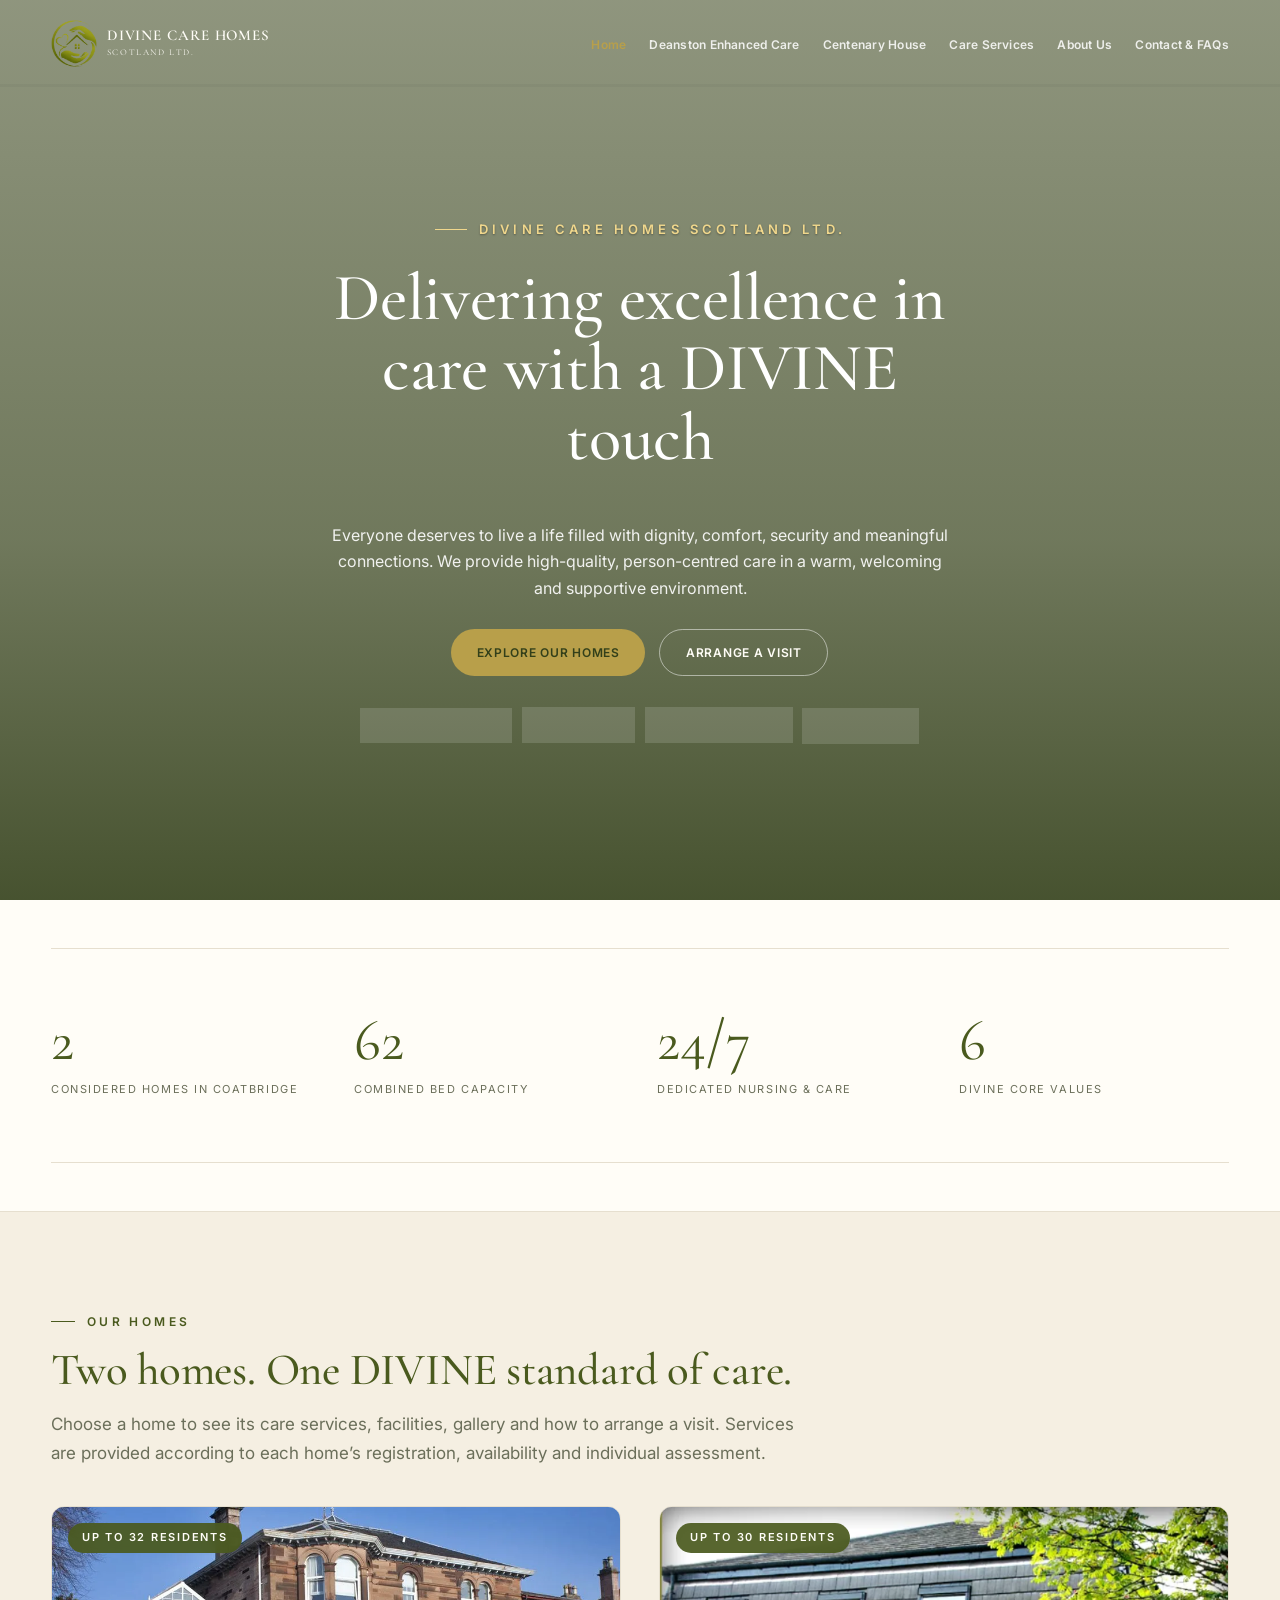
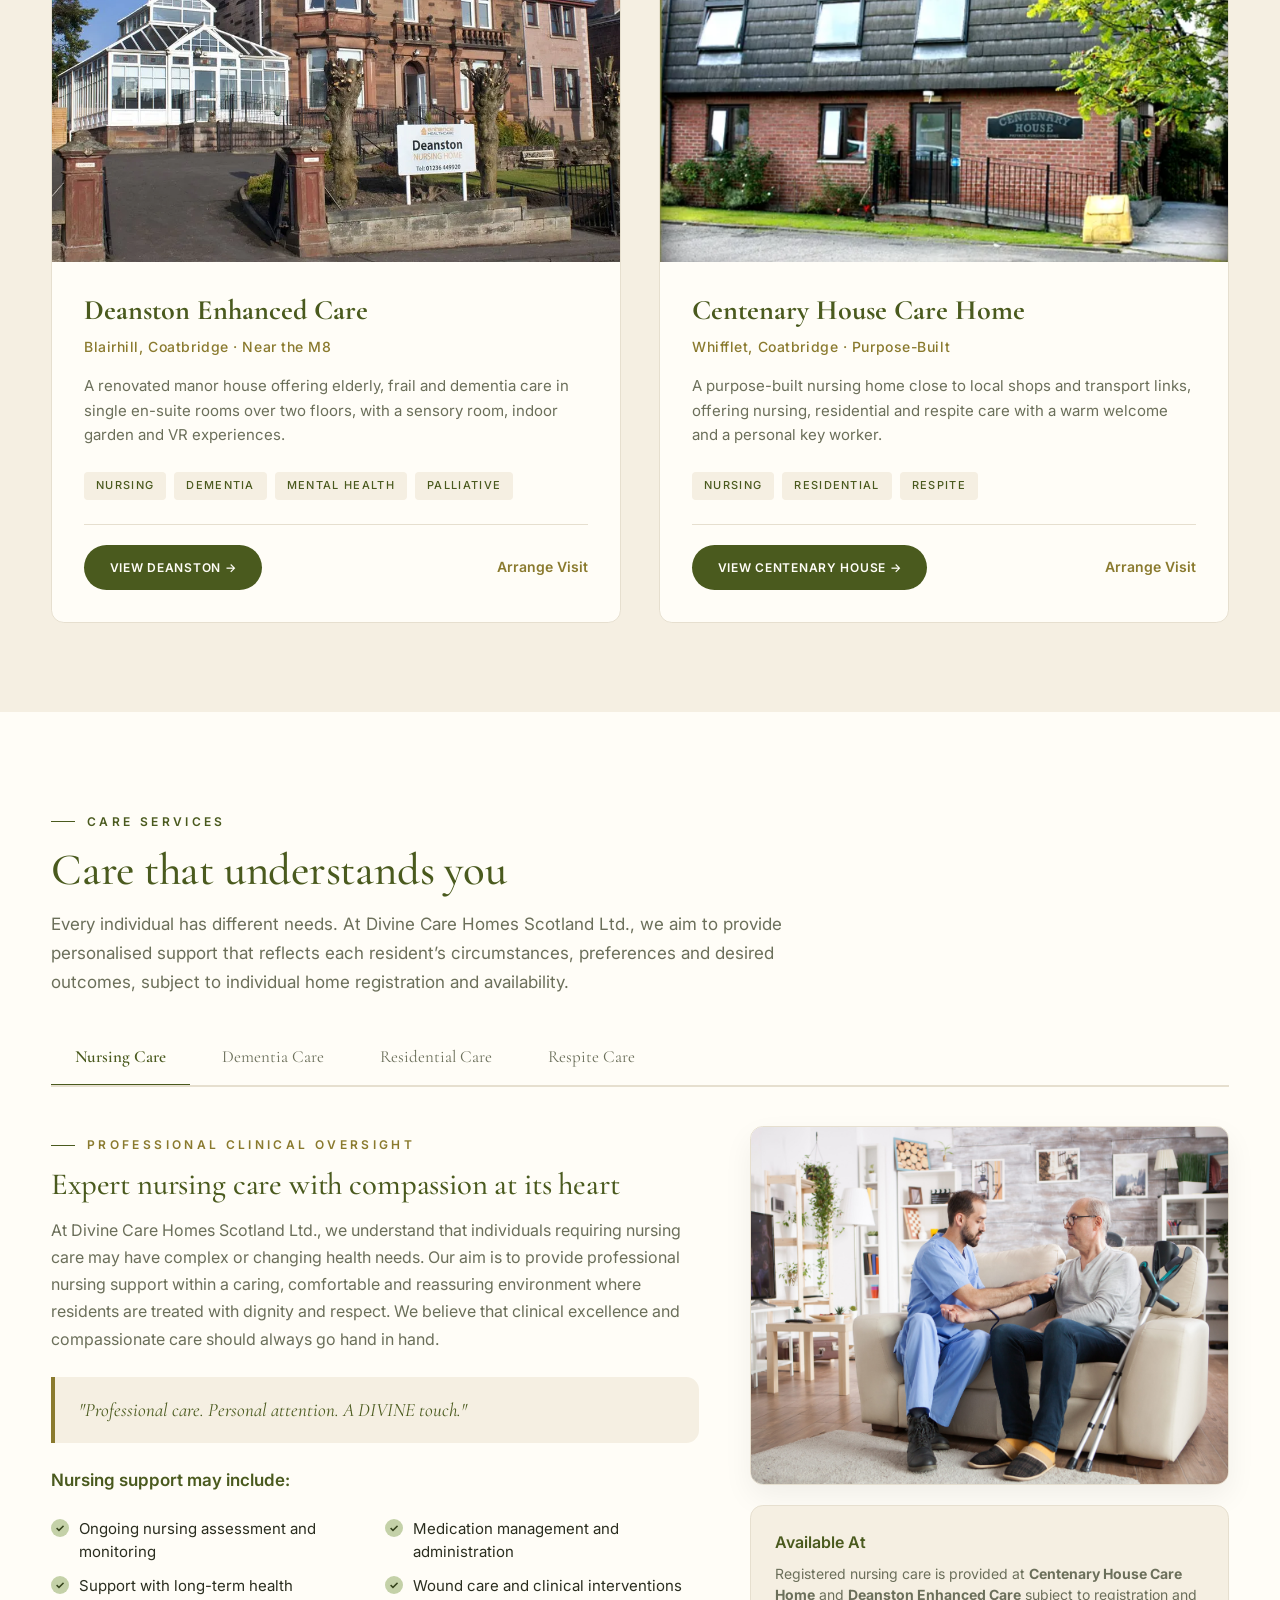
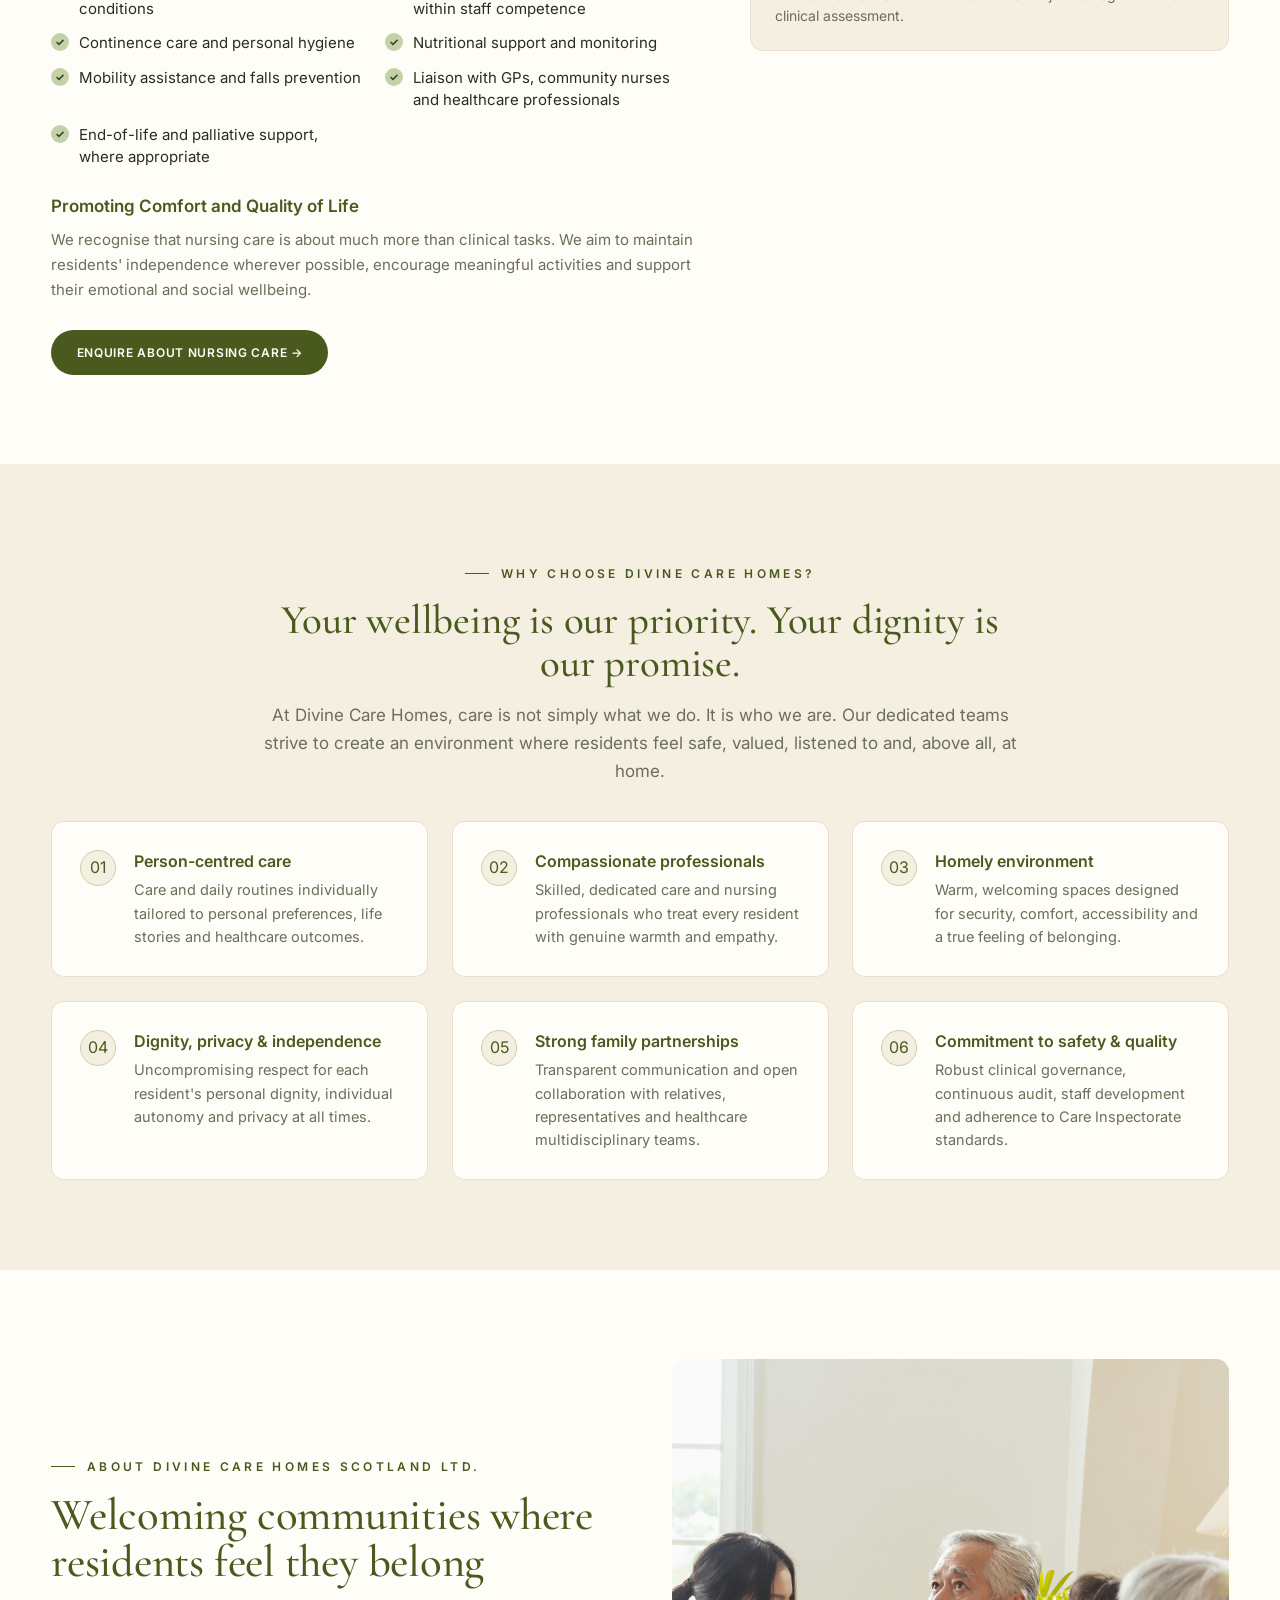
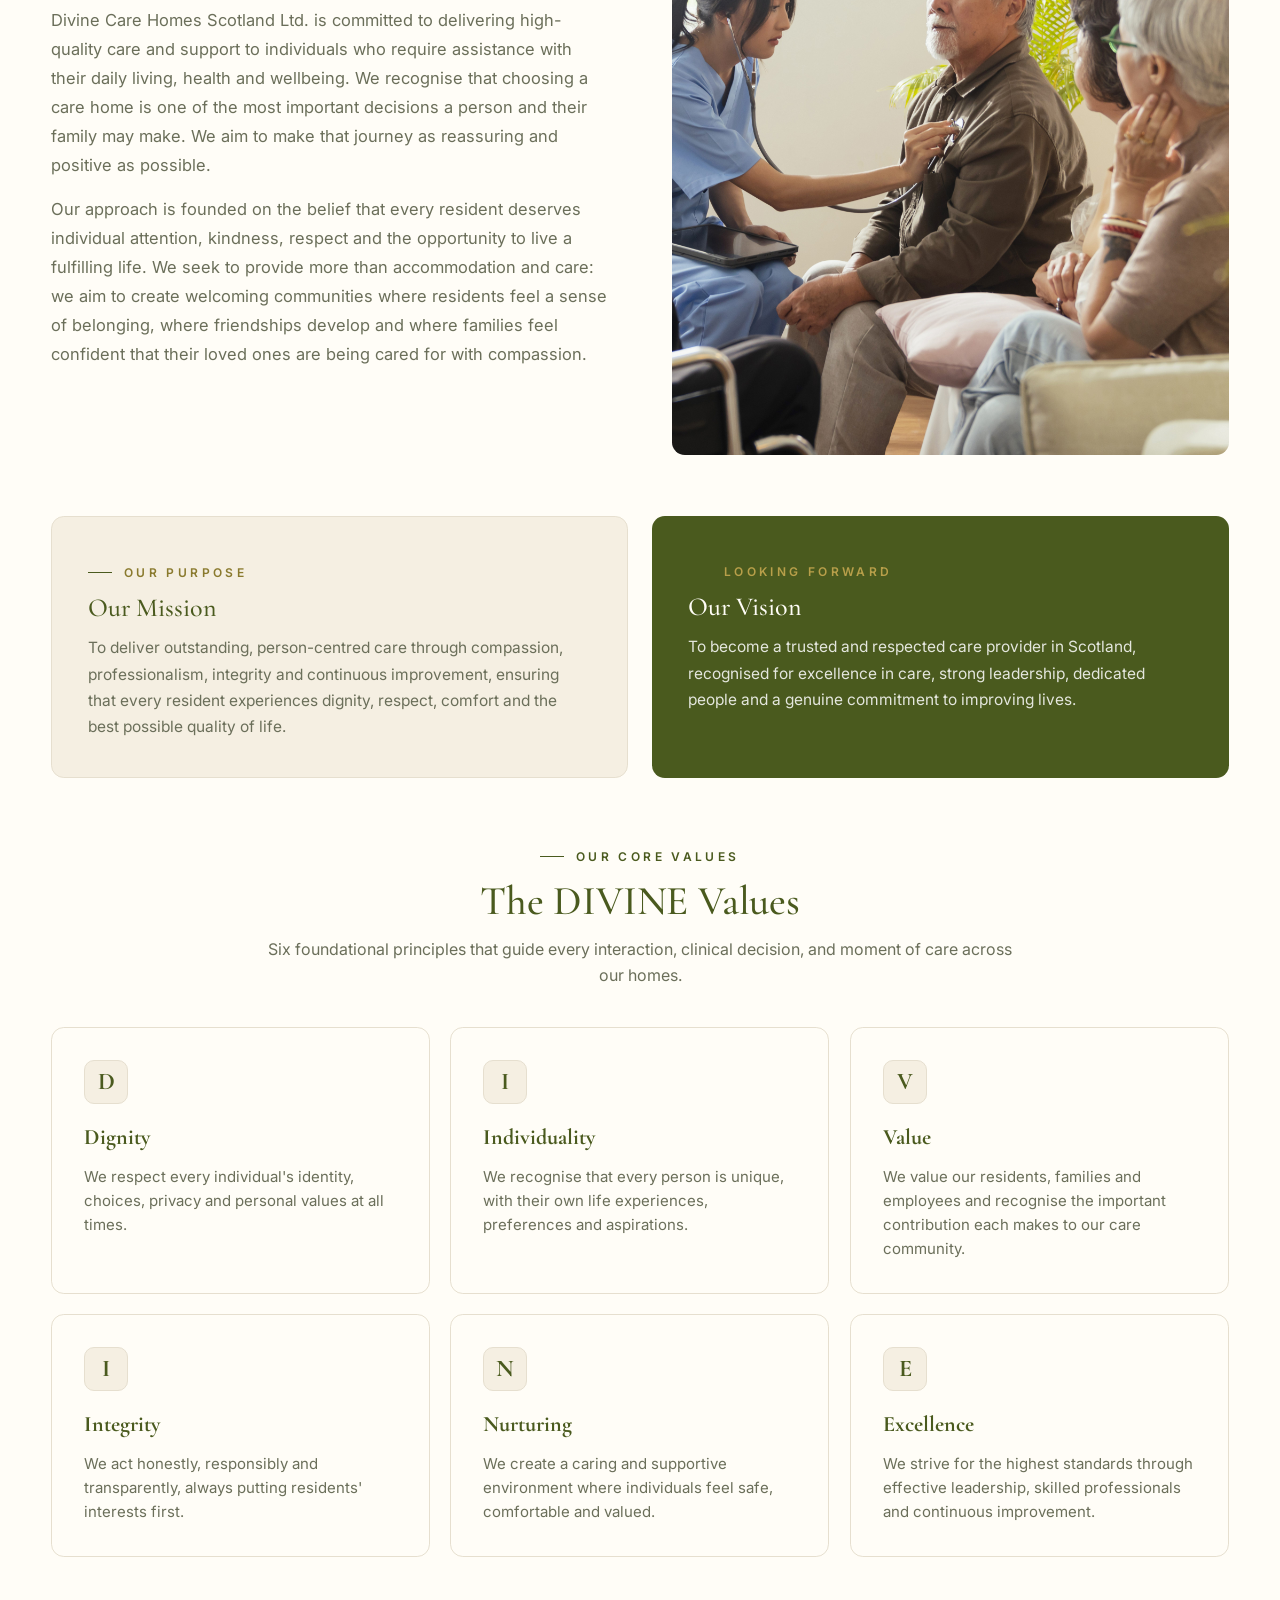
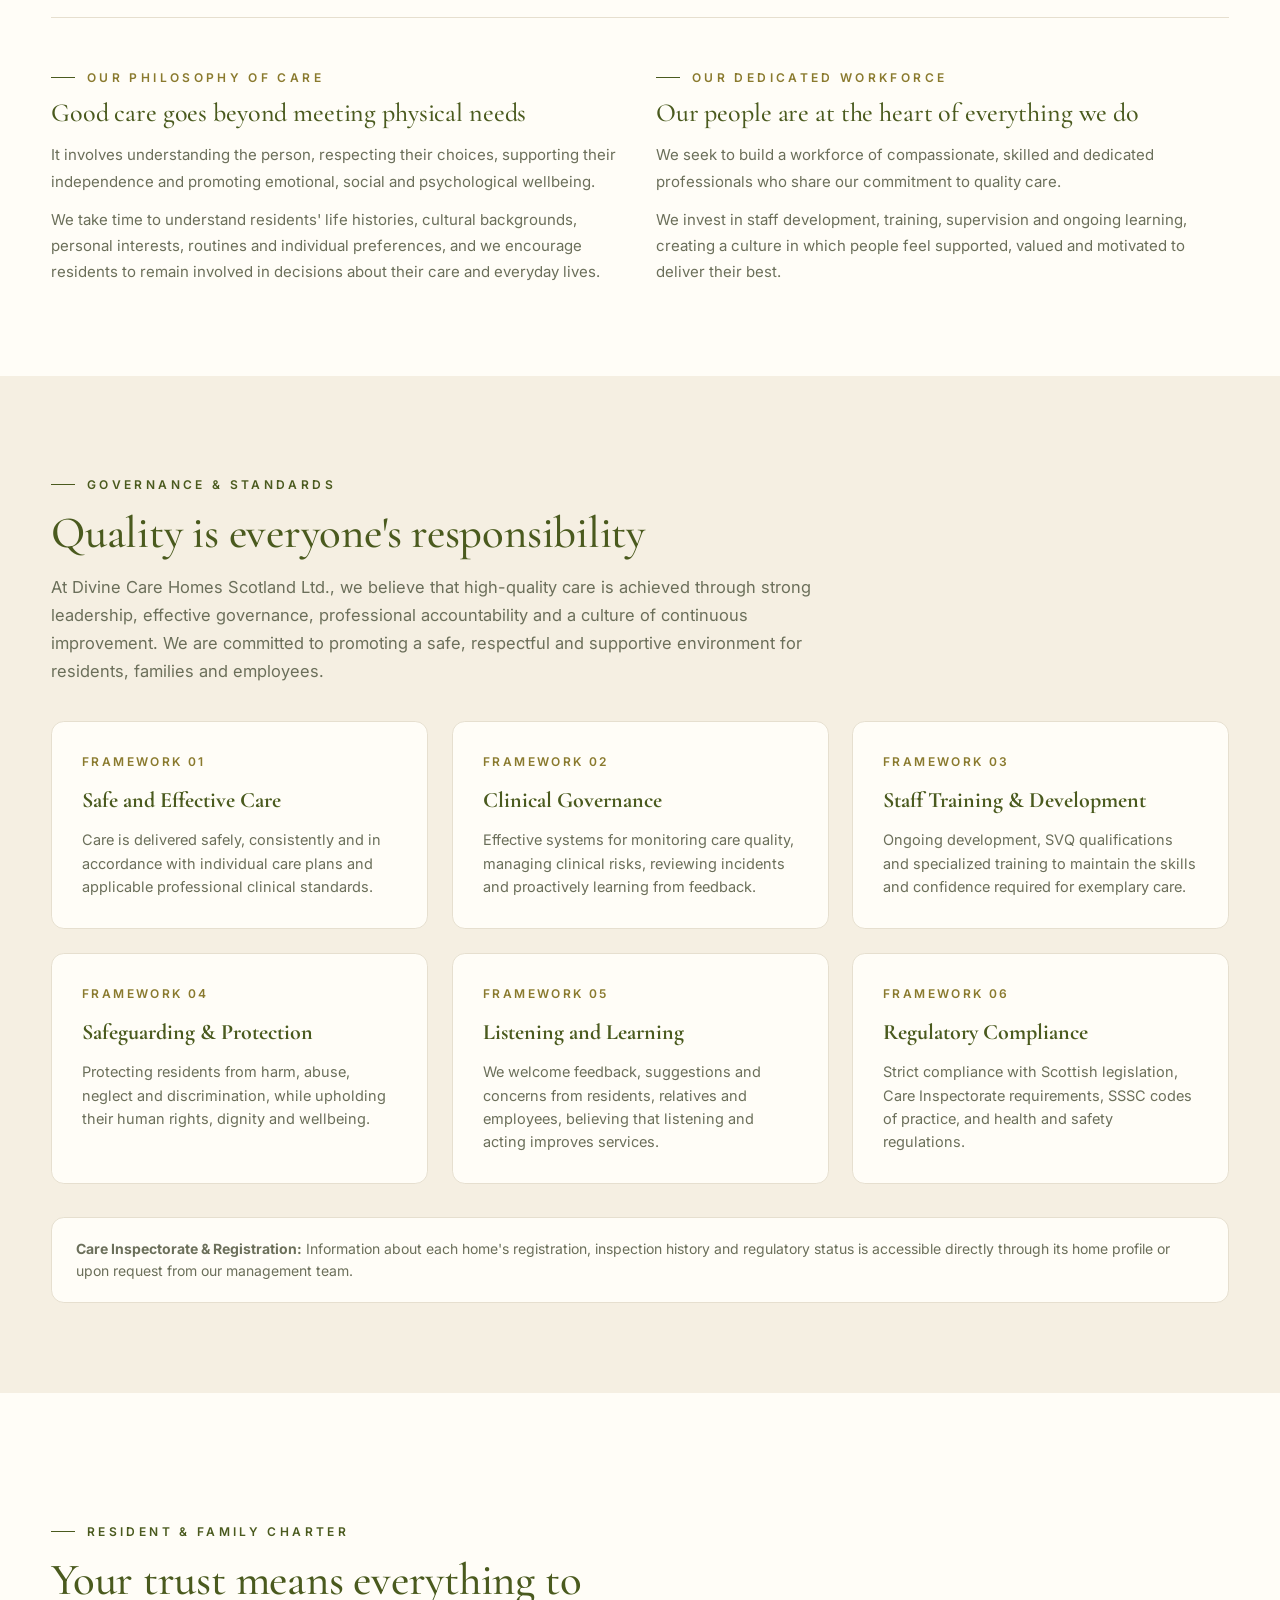
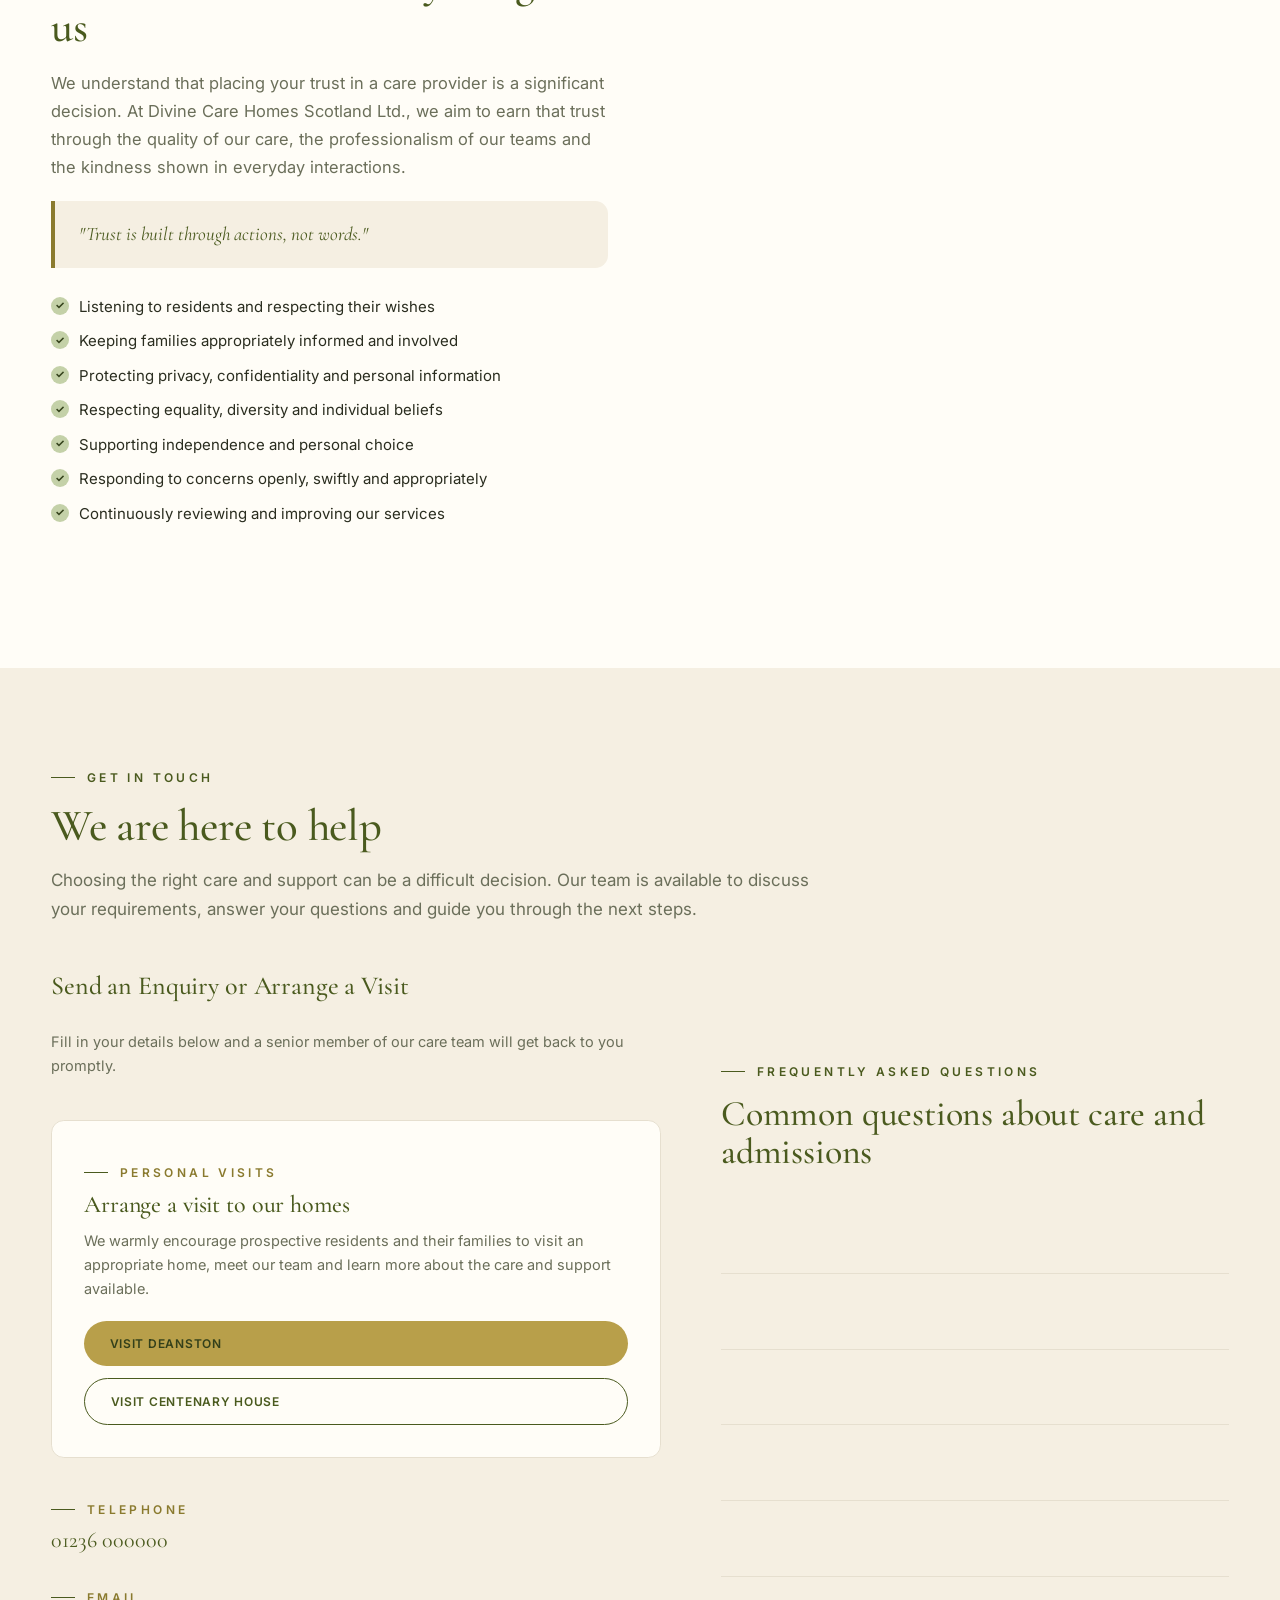
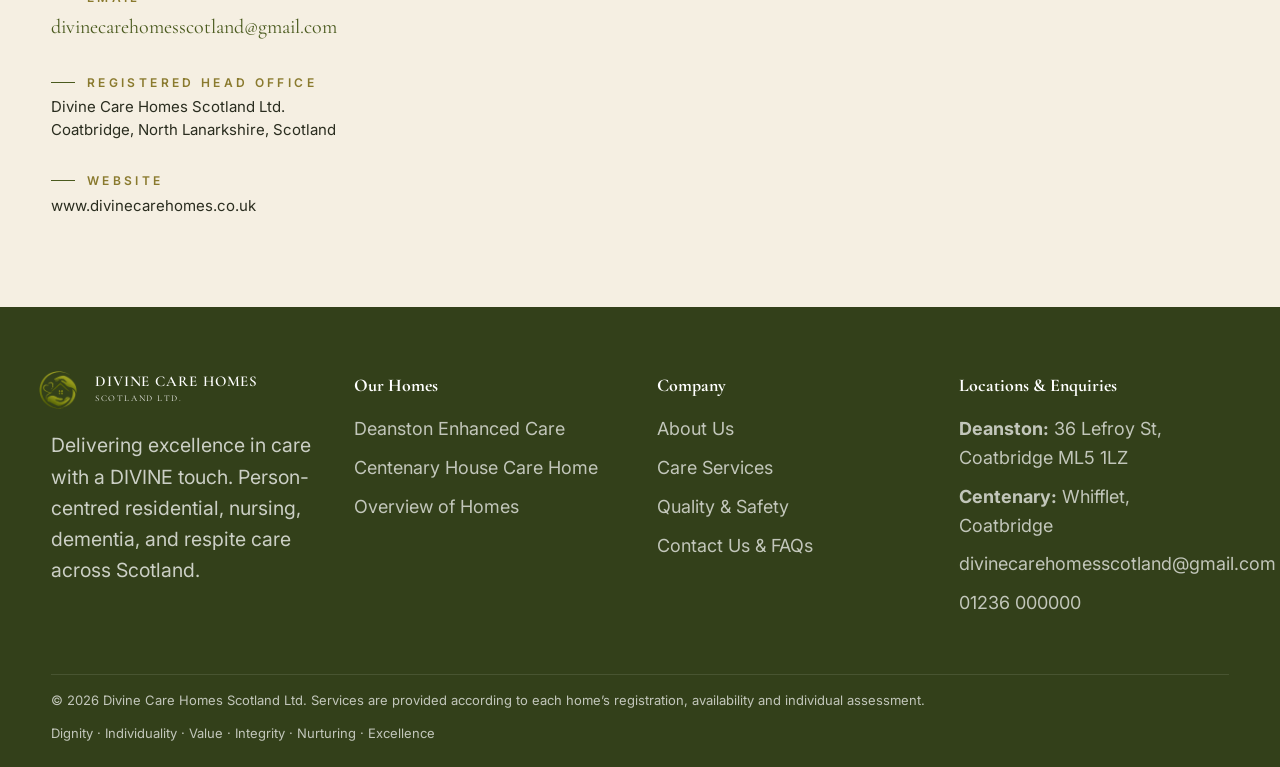
<file: index.html>
<!doctype html>
<html lang="en">

<head>
  <meta charset="utf-8" />
  <meta name="viewport" content="width=device-width,initial-scale=1" />
  <title>Divine Care Homes Scotland Ltd. | Delivering excellence in care with a DIVINE touch</title>
  <meta name="description"
    content="Divine Care Homes Scotland Ltd. provides person-centred nursing, dementia, residential and respite care across our dedicated homes in Blairhill and Whifflet, Coatbridge." />
  <meta property="og:title"
    content="Divine Care Homes Scotland Ltd. | Delivering excellence in care with a DIVINE touch" />
  <meta property="og:description"
    content="High-quality, person-centred care in a warm, welcoming and supportive environment in Scotland." />
  <meta property="og:type" content="website" />
  <link rel="preconnect" href="https://fonts.googleapis.com">
  <link rel="preconnect" href="https://fonts.gstatic.com" crossorigin>
  <link
    href="https://fonts.googleapis.com/css2?family=Cormorant+Garamond:wght@400;500;600;700&family=Inter:wght@400;500;600&display=swap"
    rel="stylesheet">
  <link rel="icon" type="image/png" href="logo.png" />
  <link rel="stylesheet" href="styles.css?v=3" />
</head>

<body data-page="home">
  <div id="site-header" data-variant="dark"></div>

  <!-- HERO SECTION -->
  <section class="hero" id="top">
    <div class="hero-bg">
      <video class="hero-video" src="homehero.mp4" autoplay loop muted playsinline></video>
      <img class="hero-img-mobile" src="images/hands.jpg" alt="Compassionate Care in Scotland" fetchpriority="high"
        decoding="async" />
    </div>
    <div class="container hero-inner">
      <span class="eyebrow reveal" style="color:var(--gold)">Divine Care Homes Scotland Ltd.</span>
      <h1 class="display reveal delay-1" style="font-size:clamp(36px,5.2vw,72px);max-width:20ch">Delivering excellence
        in care with a DIVINE touch</h1>
      <p class="reveal delay-2"
        style="max-width:62ch;font-size:clamp(16px,1.2vw,20px);line-height:1.65;margin-top:16px">Everyone deserves to
        live a life filled with dignity, comfort, security and meaningful connections. We provide high-quality,
        person-centred care in a warm, welcoming and supportive environment.</p>
      <div class="hero-actions reveal delay-3" style="margin-top:28px">
        <a class="btn" href="#our-homes">Explore our homes</a>
        <a class="btn ghost" href="#contact">Arrange a visit</a>
      </div>
      <div class="hero-tags reveal delay-3">
        <span class="hero-tag">Compassion</span>
        <span class="hero-tag">Dignity</span>
        <span class="hero-tag">Excellence</span>
        <span class="hero-tag">Respect</span>
      </div>
    </div>
  </section>

  <!-- STATS / ASSURANCE STRIP -->
  <section class="section" style="padding:48px 0;border-bottom:1px solid var(--line)">
    <div class="container">
      <div class="stats">
        <div class="stat reveal">
          <div class="num" data-target="2">0</div>
          <div class="lbl">Considered Homes in Coatbridge</div>
        </div>
        <div class="stat reveal delay-1">
          <div class="num" data-target="62">0</div>
          <div class="lbl">Combined Bed Capacity</div>
        </div>
        <div class="stat reveal delay-2">
          <div class="num" data-target="24" data-suffix="/7">0</div>
          <div class="lbl">Dedicated Nursing & Care</div>
        </div>
        <div class="stat reveal delay-3">
          <div class="num" data-target="6">0</div>
          <div class="lbl">DIVINE Core Values</div>
        </div>
      </div>
    </div>
  </section>

  <!-- OUR HOMES SECTION -->
  <section class="section cream" id="our-homes">
    <div class="container">
      <div style="max-width:760px">
        <span class="eyebrow reveal">Our Homes</span>
        <h2 class="display reveal delay-1"
          style="color:var(--navy);font-size:clamp(32px,3.5vw,52px);margin:16px 0 16px">Two homes. One DIVINE standard
          of care.</h2>
        <p class="muted reveal delay-2" style="font-size:17px;line-height:1.7">Choose a home to see its care services,
          facilities, gallery and how to arrange a visit. Services are provided according to each home’s registration,
          availability and individual assessment.</p>
      </div>

      <div class="home-showcase-grid">
        <!-- DEANSTON ENHANCED CARE -->
        <article class="home-card reveal">
          <div class="home-card-media">
            <img src="images/Deanston Care Home (1).png" alt="Deanston Enhanced Care Blairhill" loading="lazy"
              decoding="async" />
            <span class="home-badge">Up to 32 Residents</span>
          </div>
          <div class="home-card-body">
            <h3>Deanston Enhanced Care</h3>
            <div class="home-card-sub">Blairhill, Coatbridge · Near the M8</div>
            <p>A renovated manor house offering elderly, frail and dementia care in single en-suite rooms over two
              floors, with a sensory room, indoor garden and VR experiences.</p>
            <div class="home-card-tags">
              <span class="home-tag-pill">Nursing</span>
              <span class="home-tag-pill">Dementia</span>
              <span class="home-tag-pill">Mental Health</span>
              <span class="home-tag-pill">Palliative</span>
            </div>
            <div class="home-card-actions">
              <a href="deanston.html" class="btn dark">View Deanston →</a>
              <a href="deanston.html#visit" style="font-size:14px;color:var(--gold);font-weight:600">Arrange Visit</a>
            </div>
          </div>
        </article>

        <!-- CENTENARY HOUSE CARE HOME -->
        <article class="home-card reveal delay-1">
          <div class="home-card-media">
            <img src="images/cenetary house.png" alt="Centenary House Care Home Whifflet" loading="lazy"
              decoding="async" />
            <span class="home-badge">Up to 30 Residents</span>
          </div>
          <div class="home-card-body">
            <h3>Centenary House Care Home</h3>
            <div class="home-card-sub">Whifflet, Coatbridge · Purpose-Built</div>
            <p>A purpose-built nursing home close to local shops and transport links, offering nursing, residential and
              respite care with a warm welcome and a personal key worker.</p>
            <div class="home-card-tags">
              <span class="home-tag-pill">Nursing</span>
              <span class="home-tag-pill">Residential</span>
              <span class="home-tag-pill">Respite</span>
            </div>
            <div class="home-card-actions">
              <a href="centenary.html" class="btn dark">View Centenary House →</a>
              <a href="centenary.html#visit" style="font-size:14px;color:var(--gold);font-weight:600">Arrange Visit</a>
            </div>
          </div>
        </article>
      </div>
    </div>
  </section>

  <!-- CARE SERVICES SECTION WITH INTERACTIVE TABS -->
  <section class="section" id="care-services">
    <div class="container">
      <div style="max-width:760px">
        <span class="eyebrow reveal">Care Services</span>
        <h2 class="display reveal delay-1"
          style="color:var(--navy);font-size:clamp(32px,3.5vw,52px);margin:16px 0 16px">Care that understands you</h2>
        <p class="muted reveal delay-2" style="font-size:17px;line-height:1.7">Every individual has different needs. At
          Divine Care Homes Scotland Ltd., we aim to provide personalised support that reflects each resident’s
          circumstances, preferences and desired outcomes, subject to individual home registration and availability.</p>
      </div>

      <div class="care-tabs-container reveal delay-2">
        <div class="care-tabs-nav" role="tablist">
          <button class="care-tab-btn active" data-tab="nursing" role="tab" aria-selected="true">Nursing Care</button>
          <button class="care-tab-btn" data-tab="dementia" role="tab" aria-selected="false">Dementia Care</button>
          <button class="care-tab-btn" data-tab="residential" role="tab" aria-selected="false">Residential Care</button>
          <button class="care-tab-btn" data-tab="respite" role="tab" aria-selected="false">Respite Care</button>
        </div>

        <!-- TAB 1: NURSING CARE -->
        <div class="care-tab-pane active" data-pane="nursing" role="tabpanel">
          <div class="care-tab-content-grid">
            <div>
              <span class="eyebrow" style="color:var(--gold)">Professional Clinical Oversight</span>
              <h3 class="display" style="color:var(--navy);font-size:clamp(26px,2.4vw,38px);margin:14px 0 16px">Expert
                nursing care with compassion at its heart</h3>
              <p class="muted" style="font-size:16px;line-height:1.7">At Divine Care Homes Scotland Ltd., we understand
                that individuals requiring nursing care may have complex or changing health needs. Our aim is to provide
                professional nursing support within a caring, comfortable and reassuring environment where residents are
                treated with dignity and respect. We believe that clinical excellence and compassionate care should
                always go hand in hand.</p>

              <div class="divine-touch-quote">
                "Professional care. Personal attention. A DIVINE touch."
              </div>

              <h4 style="color:var(--navy);font-size:17px;margin-top:24px;font-weight:600">Nursing support may include:
              </h4>
              <ul class="care-check-list">
                <li>Ongoing nursing assessment and monitoring</li>
                <li>Medication management and administration</li>
                <li>Support with long-term health conditions</li>
                <li>Wound care and clinical interventions within staff competence</li>
                <li>Continence care and personal hygiene</li>
                <li>Nutritional support and monitoring</li>
                <li>Mobility assistance and falls prevention</li>
                <li>Liaison with GPs, community nurses and healthcare professionals</li>
                <li>End-of-life and palliative support, where appropriate</li>
              </ul>

              <h4 style="color:var(--navy);font-size:17px;margin-top:20px;font-weight:600">Promoting Comfort and Quality
                of Life</h4>
              <p class="muted" style="font-size:15px;line-height:1.65;margin-top:8px">We recognise that nursing care is
                about much more than clinical tasks. We aim to maintain residents' independence wherever possible,
                encourage meaningful activities and support their emotional and social wellbeing.</p>

              <div style="margin-top:28px">
                <a href="#contact" class="btn dark">Enquire About Nursing Care →</a>
              </div>
            </div>
            <div>
              <div
                style="aspect-ratio:4/3;border-radius:var(--radius);overflow:hidden;border:1px solid var(--line);box-shadow:0 12px 30px rgba(0,0,0,0.06)">
                <img src="images/Home care 1/doctor-bp-check.jpg" alt="Clinical Nursing Care at Divine Care Homes"
                  style="width:100%;height:100%;object-fit:cover" loading="lazy" decoding="async" />
              </div>
              <div
                style="background:var(--cream);padding:24px;border-radius:var(--radius);margin-top:20px;border:1px solid var(--line)">
                <h5 style="color:var(--navy);font-size:16px;font-weight:600;margin-bottom:8px">Available At</h5>
                <p style="font-size:14px;color:var(--muted);line-height:1.5">Registered nursing care is provided at
                  <strong>Centenary House Care Home</strong> and <strong>Deanston Enhanced Care</strong> subject to
                  registration and clinical assessment.
                </p>
              </div>
            </div>
          </div>
        </div>

        <!-- TAB 2: DEMENTIA CARE -->
        <div class="care-tab-pane" data-pane="dementia" role="tabpanel">
          <div class="care-tab-content-grid">
            <div>
              <span class="eyebrow" style="color:var(--gold)">Specialist Memory Support</span>
              <h3 class="display" style="color:var(--navy);font-size:clamp(26px,2.4vw,38px);margin:14px 0 16px">
                Understanding Dementia. Supporting People. Valuing Every Individual.</h3>
              <p class="muted" style="font-size:16px;line-height:1.7">Living with dementia can bring challenges for
                individuals and their families. At Divine Care Homes Scotland Ltd., we believe that every person living
                with dementia deserves understanding, patience, respect and meaningful support. Our approach recognises
                the person behind the diagnosis. We understand that dementia affects individuals differently. Their
                experiences, abilities, interests and support needs are unique.</p>

              <div class="divine-touch-quote">
                "We see the person, not just the condition."
              </div>

              <h4 style="color:var(--navy);font-size:17px;margin-top:24px;font-weight:600">Person-Centred Dementia Care:
              </h4>
              <ul class="care-check-list">
                <li>Understanding each person's life history and identity</li>
                <li>Maintaining familiar routines wherever possible</li>
                <li>Promoting independence and personal choice</li>
                <li>Providing reassurance and emotional support</li>
                <li>Supporting communication in ways that work for each individual</li>
                <li>Encouraging meaningful activities and social interaction</li>
                <li>Maintaining dignity, privacy and respect</li>
                <li>Working closely with families and representatives</li>
              </ul>

              <h4 style="color:var(--navy);font-size:17px;margin-top:20px;font-weight:600">A Supportive Environment &
                Supporting Families</h4>
              <p class="muted" style="font-size:15px;line-height:1.65;margin-top:8px">We recognise the importance of a
                calm, welcoming and familiar environment for people living with dementia. We aim to reduce unnecessary
                confusion, promote orientation and encourage activities that reflect residents' abilities. Dementia
                affects the whole family, and we warmly encourage relatives to remain involved in their loved one's life
                and care.</p>

              <div style="margin-top:28px">
                <a href="deanston.html" class="btn dark">Explore Deanston Dementia Care →</a>
              </div>
            </div>
            <div>
              <div
                style="aspect-ratio:4/3;border-radius:var(--radius);overflow:hidden;border:1px solid var(--line);box-shadow:0 12px 30px rgba(0,0,0,0.06)">
                <img src="images/Home care 1/dementia-care-scene.jpg"
                  alt="Specialist Dementia Care and Reminiscence Support"
                  style="width:100%;height:100%;object-fit:cover" loading="lazy" decoding="async" />
              </div>
              <div
                style="background:var(--cream);padding:24px;border-radius:var(--radius);margin-top:20px;border:1px solid var(--line)">
                <h5 style="color:var(--navy);font-size:16px;font-weight:600;margin-bottom:8px">Enhanced Sensory & VR
                  Spaces</h5>
                <p style="font-size:14px;color:var(--muted);line-height:1.5">At Deanston Enhanced Care, our specialist
                  dementia support is enriched by our dedicated sensory room, indoor garden, and immersive VR
                  reminiscence experiences.</p>
              </div>
            </div>
          </div>
        </div>

        <!-- TAB 3: RESIDENTIAL CARE -->
        <div class="care-tab-pane" data-pane="residential" role="tabpanel">
          <div class="care-tab-content-grid">
            <div>
              <span class="eyebrow" style="color:var(--gold)">Homely Community Living</span>
              <h3 class="display" style="color:var(--navy);font-size:clamp(26px,2.4vw,38px);margin:14px 0 16px">A Place
                to Feel at Home</h3>
              <p class="muted" style="font-size:16px;line-height:1.7">At Divine Care Homes Scotland Ltd., we believe
                that moving into residential care should be the beginning of a new chapter, not the end of independence.
                Our residential care approach is designed to support individuals who require assistance with everyday
                activities but do not necessarily need continuous nursing care. We aim to provide a safe, comfortable
                and welcoming home where residents can enjoy companionship, choice and independence.</p>

              <div class="divine-touch-quote">
                "A home where you are welcomed, respected and cared for."
              </div>

              <h4 style="color:var(--navy);font-size:17px;margin-top:24px;font-weight:600">Personalised Daily Support:
              </h4>
              <ul class="care-check-list">
                <li>Assistance with washing, dressing and personal hygiene</li>
                <li>Support with mobility and everyday activities</li>
                <li>Medication support in accordance with individual care plans</li>
                <li>Nutritious meals, refreshments and hydration support</li>
                <li>Full laundry and domestic housekeeping</li>
                <li>Social activities, outings and recreational opportunities</li>
                <li>Emotional, physical and practical daily support</li>
              </ul>

              <h4 style="color:var(--navy);font-size:17px;margin-top:20px;font-weight:600">Maintaining Independence</h4>
              <p class="muted" style="font-size:15px;line-height:1.65;margin-top:8px">We encourage residents to maintain
                their abilities, interests and daily routines for as long as possible. Whether it is enjoying a
                favourite hobby, spending time with friends, or simply relaxing in a comfortable environment, we believe
                that every day should offer opportunities for enjoyment and fulfilment.</p>

              <div style="margin-top:28px">
                <a href="#contact" class="btn dark">Enquire About Residential Care →</a>
              </div>
            </div>
            <div>
              <div
                style="aspect-ratio:4/3;border-radius:var(--radius);overflow:hidden;border:1px solid var(--line);box-shadow:0 12px 30px rgba(0,0,0,0.06)">
                <img src="images/Home care 1/nurse-wheelchair-garden.jpg" alt="Residential Care at Divine Care Homes"
                  style="width:100%;height:100%;object-fit:cover" loading="lazy" decoding="async" />
              </div>
              <div
                style="background:var(--cream);padding:24px;border-radius:var(--radius);margin-top:20px;border:1px solid var(--line)">
                <h5 style="color:var(--navy);font-size:16px;font-weight:600;margin-bottom:8px">Key Worker System</h5>
                <p style="font-size:14px;color:var(--muted);line-height:1.5">Centenary House Care Home pairs every new
                  residential resident with a dedicated key worker to help them settle in comfortably from their very
                  first day.</p>
              </div>
            </div>
          </div>
        </div>

        <!-- TAB 4: RESPITE CARE -->
        <div class="care-tab-pane" data-pane="respite" role="tabpanel">
          <div class="care-tab-content-grid">
            <div>
              <span class="eyebrow" style="color:var(--gold)">Short-Term & Convalescent Stays</span>
              <h3 class="display" style="color:var(--navy);font-size:clamp(26px,2.4vw,38px);margin:14px 0 16px">A Short
                Stay. The Same Compassionate Care.</h3>
              <p class="muted" style="font-size:16px;line-height:1.7">At Divine Care Homes Scotland Ltd., we understand
                that caring for a loved one can be both rewarding and demanding. Respite care provides an opportunity
                for individuals to receive temporary care and support in a welcoming environment, while family members
                and unpaid carers take time to rest, attend to personal commitments or simply recharge.</p>

              <div class="divine-touch-quote">
                "Because caring for carers matters too."
              </div>

              <h4 style="color:var(--navy);font-size:17px;margin-top:24px;font-weight:600">Who Can Benefit from Respite
                Care?</h4>
              <ul class="care-check-list">
                <li>Individuals whose family carers require a temporary break</li>
                <li>People recovering after a hospital stay, where a short-term placement is appropriate</li>
                <li>Individuals who need temporary additional support</li>
                <li>Families seeking short-term care arrangements</li>
                <li>Families considering longer-term care wishing to explore a short stay</li>
              </ul>

              <h4 style="color:var(--navy);font-size:17px;margin-top:20px;font-weight:600">What Can Residents Expect?
              </h4>
              <p class="muted" style="font-size:15px;line-height:1.65;margin-top:8px">During a respite stay, residents
                receive support based on their individual assessed needs: personal care, daily living assistance,
                nursing support where clinically required, medication support, nutritious meals, companionship, and full
                inclusion in social activities.</p>

              <div style="margin-top:28px">
                <a href="#contact" class="btn dark">Check Respite Availability →</a>
              </div>
            </div>
            <div>
              <div
                style="aspect-ratio:4/3;border-radius:var(--radius);overflow:hidden;border:1px solid var(--line);box-shadow:0 12px 30px rgba(0,0,0,0.06)">
                <img src="images/family-visit.jpg" alt="Respite Care and Family Support"
                  style="width:100%;height:100%;object-fit:cover" loading="lazy" decoding="async" />
              </div>
              <div
                style="background:var(--cream);padding:24px;border-radius:var(--radius);margin-top:20px;border:1px solid var(--line)">
                <h5 style="color:var(--navy);font-size:16px;font-weight:600;margin-bottom:8px">Tailored Arrangements
                </h5>
                <p style="font-size:14px;color:var(--muted);line-height:1.5">Respite arrangements are discussed
                  individually with each family to ensure that the stay is suitable, thoroughly prepared, and deeply
                  reassuring.</p>
              </div>
            </div>
          </div>
        </div>
      </div>
    </div>
  </section>

  <!-- WHY CHOOSE DIVINE CARE HOMES -->
  <section class="section cream" id="why-choose-us">
    <div class="container">
      <div style="text-align:center;max-width:780px;margin:0 auto">
        <span class="eyebrow reveal">Why Choose Divine Care Homes?</span>
        <h2 class="display reveal delay-1"
          style="color:var(--navy);font-size:clamp(30px,3.2vw,48px);margin:16px 0 16px">Your wellbeing is our priority.
          Your dignity is our promise.</h2>
        <p class="muted reveal delay-2" style="font-size:17px;line-height:1.65">At Divine Care Homes, care is not simply
          what we do. It is who we are. Our dedicated teams strive to create an environment where residents feel safe,
          valued, listened to and, above all, at home.</p>
      </div>

      <div class="why-grid">
        <div class="why-card reveal">
          <div class="why-icon">01</div>
          <div>
            <h3>Person-centred care</h3>
            <p class="muted" style="font-size:14.5px">Care and daily routines individually tailored to personal
              preferences, life stories and healthcare outcomes.</p>
          </div>
        </div>
        <div class="why-card reveal delay-1">
          <div class="why-icon">02</div>
          <div>
            <h3>Compassionate professionals</h3>
            <p class="muted" style="font-size:14.5px">Skilled, dedicated care and nursing professionals who treat every
              resident with genuine warmth and empathy.</p>
          </div>
        </div>
        <div class="why-card reveal delay-2">
          <div class="why-icon">03</div>
          <div>
            <h3>Homely environment</h3>
            <p class="muted" style="font-size:14.5px">Warm, welcoming spaces designed for security, comfort,
              accessibility and a true feeling of belonging.</p>
          </div>
        </div>
        <div class="why-card reveal">
          <div class="why-icon">04</div>
          <div>
            <h3>Dignity, privacy & independence</h3>
            <p class="muted" style="font-size:14.5px">Uncompromising respect for each resident's personal dignity,
              individual autonomy and privacy at all times.</p>
          </div>
        </div>
        <div class="why-card reveal delay-1">
          <div class="why-icon">05</div>
          <div>
            <h3>Strong family partnerships</h3>
            <p class="muted" style="font-size:14.5px">Transparent communication and open collaboration with relatives,
              representatives and healthcare multidisciplinary teams.</p>
          </div>
        </div>
        <div class="why-card reveal delay-2">
          <div class="why-icon">06</div>
          <div>
            <h3>Commitment to safety & quality</h3>
            <p class="muted" style="font-size:14.5px">Robust clinical governance, continuous audit, staff development
              and adherence to Care Inspectorate standards.</p>
          </div>
        </div>
      </div>
    </div>
  </section>

  <!-- ABOUT US & DIVINE VALUES SECTION -->
  <section class="section" id="about">
    <div class="container">
      <div class="two-col" style="align-items:center;margin-bottom:60px">
        <div class="reveal-left">
          <span class="eyebrow">About Divine Care Homes Scotland Ltd.</span>
          <h2 class="display" style="color:var(--navy);font-size:clamp(32px,3.5vw,50px);margin:16px 0 20px">Welcoming
            communities where residents feel they belong</h2>
          <p class="muted" style="font-size:16.5px;line-height:1.75;margin-bottom:16px">Divine Care Homes Scotland Ltd.
            is committed to delivering high-quality care and support to individuals who require assistance with their
            daily living, health and wellbeing. We recognise that choosing a care home is one of the most important
            decisions a person and their family may make. We aim to make that journey as reassuring and positive as
            possible.</p>
          <p class="muted" style="font-size:16.5px;line-height:1.75">Our approach is founded on the belief that every
            resident deserves individual attention, kindness, respect and the opportunity to live a fulfilling life. We
            seek to provide more than accommodation and care: we aim to create welcoming communities where residents
            feel a sense of belonging, where friendships develop and where families feel confident that their loved ones
            are being cared for with compassion.</p>
        </div>
        <div class="col-img reveal-right delay-1">
          <img src="images/Home care 1/consultation-1.jpg" alt="Welcoming Care Consultations"
            style="border-radius:var(--radius);border:1px solid var(--line)" loading="lazy" decoding="async" />
        </div>
      </div>

      <!-- MISSION & VISION CARDS -->
      <div style="display:grid;grid-template-columns:repeat(auto-fit,minmax(300px,1fr));gap:24px;margin-bottom:60px">
        <div class="reveal"
          style="background:var(--cream);padding:36px;border-radius:var(--radius);border:1px solid var(--line)">
          <span class="eyebrow" style="color:var(--gold)">Our Purpose</span>
          <h3 class="display" style="color:var(--navy);font-size:26px;margin:12px 0 14px">Our Mission</h3>
          <p class="muted" style="font-size:15.5px;line-height:1.7">To deliver outstanding, person-centred care through
            compassion, professionalism, integrity and continuous improvement, ensuring that every resident experiences
            dignity, respect, comfort and the best possible quality of life.</p>
        </div>
        <div class="reveal delay-1"
          style="background:var(--navy);color:var(--white);padding:36px;border-radius:var(--radius)">
          <span class="eyebrow" style="color:var(--gold-2)">Looking Forward</span>
          <h3 class="display" style="color:var(--white);font-size:26px;margin:12px 0 14px">Our Vision</h3>
          <p style="color:rgba(255,255,255,0.85);font-size:15.5px;line-height:1.7">To become a trusted and respected
            care provider in Scotland, recognised for excellence in care, strong leadership, dedicated people and a
            genuine commitment to improving lives.</p>
        </div>
      </div>

      <!-- CORE VALUES: DIVINE -->
      <div style="text-align:center;max-width:760px;margin:0 auto 20px">
        <span class="eyebrow reveal">Our Core Values</span>
        <h2 class="display reveal delay-1" style="color:var(--navy);font-size:clamp(30px,3.2vw,44px);margin:14px 0">The
          DIVINE Values</h2>
        <p class="muted reveal delay-2" style="font-size:16px">Six foundational principles that guide every interaction,
          clinical decision, and moment of care across our homes.</p>
      </div>

      <div class="divine-values-grid">
        <div class="divine-val-card reveal">
          <div class="divine-letter-badge">D</div>
          <h3>Dignity</h3>
          <p>We respect every individual's identity, choices, privacy and personal values at all times.</p>
        </div>
        <div class="divine-val-card reveal delay-1">
          <div class="divine-letter-badge">I</div>
          <h3>Individuality</h3>
          <p>We recognise that every person is unique, with their own life experiences, preferences and aspirations.</p>
        </div>
        <div class="divine-val-card reveal delay-2">
          <div class="divine-letter-badge">V</div>
          <h3>Value</h3>
          <p>We value our residents, families and employees and recognise the important contribution each makes to our
            care community.</p>
        </div>
        <div class="divine-val-card reveal">
          <div class="divine-letter-badge">I</div>
          <h3>Integrity</h3>
          <p>We act honestly, responsibly and transparently, always putting residents' interests first.</p>
        </div>
        <div class="divine-val-card reveal delay-1">
          <div class="divine-letter-badge">N</div>
          <h3>Nurturing</h3>
          <p>We create a caring and supportive environment where individuals feel safe, comfortable and valued.</p>
        </div>
        <div class="divine-val-card reveal delay-2">
          <div class="divine-letter-badge">E</div>
          <h3>Excellence</h3>
          <p>We strive for the highest standards through effective leadership, skilled professionals and continuous
            improvement.</p>
        </div>
      </div>

      <!-- PHILOSOPHY & OUR PEOPLE -->
      <div
        style="display:grid;grid-template-columns:repeat(auto-fit,minmax(320px,1fr));gap:32px;margin-top:60px;padding-top:40px;border-top:1px solid var(--line)">
        <div class="reveal">
          <span class="eyebrow" style="color:var(--gold)">Our Philosophy of Care</span>
          <h3 class="display" style="color:var(--navy);font-size:26px;margin:12px 0 16px">Good care goes beyond meeting
            physical needs</h3>
          <p class="muted" style="font-size:15px;line-height:1.75;margin-bottom:12px">It involves understanding the
            person, respecting their choices, supporting their independence and promoting emotional, social and
            psychological wellbeing.</p>
          <p class="muted" style="font-size:15px;line-height:1.75">We take time to understand residents' life histories,
            cultural backgrounds, personal interests, routines and individual preferences, and we encourage residents to
            remain involved in decisions about their care and everyday lives.</p>
        </div>
        <div class="reveal delay-1">
          <span class="eyebrow" style="color:var(--gold)">Our Dedicated Workforce</span>
          <h3 class="display" style="color:var(--navy);font-size:26px;margin:12px 0 16px">Our people are at the heart of
            everything we do</h3>
          <p class="muted" style="font-size:15px;line-height:1.75;margin-bottom:12px">We seek to build a workforce of
            compassionate, skilled and dedicated professionals who share our commitment to quality care.</p>
          <p class="muted" style="font-size:15px;line-height:1.75">We invest in staff development, training, supervision
            and ongoing learning, creating a culture in which people feel supported, valued and motivated to deliver
            their best.</p>
        </div>
      </div>
    </div>
  </section>

  <!-- QUALITY ASSURANCE AND SAFETY -->
  <section class="section cream" id="quality">
    <div class="container">
      <div style="max-width:760px">
        <span class="eyebrow reveal">Governance & Standards</span>
        <h2 class="display reveal delay-1"
          style="color:var(--navy);font-size:clamp(32px,3.5vw,50px);margin:16px 0 16px">Quality is everyone's
          responsibility</h2>
        <p class="muted reveal delay-2" style="font-size:16.5px;line-height:1.7">At Divine Care Homes Scotland Ltd., we
          believe that high-quality care is achieved through strong leadership, effective governance, professional
          accountability and a culture of continuous improvement. We are committed to promoting a safe, respectful and
          supportive environment for residents, families and employees.</p>
      </div>

      <div class="qa-grid">
        <div class="qa-card reveal">
          <div class="qa-card-num">Framework 01</div>
          <h3>Safe and Effective Care</h3>
          <p>Care is delivered safely, consistently and in accordance with individual care plans and applicable
            professional clinical standards.</p>
        </div>
        <div class="qa-card reveal delay-1">
          <div class="qa-card-num">Framework 02</div>
          <h3>Clinical Governance</h3>
          <p>Effective systems for monitoring care quality, managing clinical risks, reviewing incidents and proactively
            learning from feedback.</p>
        </div>
        <div class="qa-card reveal delay-2">
          <div class="qa-card-num">Framework 03</div>
          <h3>Staff Training & Development</h3>
          <p>Ongoing development, SVQ qualifications and specialized training to maintain the skills and confidence
            required for exemplary care.</p>
        </div>
        <div class="qa-card reveal">
          <div class="qa-card-num">Framework 04</div>
          <h3>Safeguarding & Protection</h3>
          <p>Protecting residents from harm, abuse, neglect and discrimination, while upholding their human rights,
            dignity and wellbeing.</p>
        </div>
        <div class="qa-card reveal delay-1">
          <div class="qa-card-num">Framework 05</div>
          <h3>Listening and Learning</h3>
          <p>We welcome feedback, suggestions and concerns from residents, relatives and employees, believing that
            listening and acting improves services.</p>
        </div>
        <div class="qa-card reveal delay-2">
          <div class="qa-card-num">Framework 06</div>
          <h3>Regulatory Compliance</h3>
          <p>Strict compliance with Scottish legislation, Care Inspectorate requirements, SSSC codes of practice, and
            health and safety regulations.</p>
        </div>
      </div>

      <div
        style="margin-top:32px;padding:20px 24px;background:var(--white);border-radius:var(--radius);border:1px solid var(--line);font-size:14px;color:var(--muted)">
        <strong>Care Inspectorate & Registration:</strong> Information about each home's registration, inspection
        history and regulatory status is accessible directly through its home profile or upon request from our
        management team.
      </div>
    </div>
  </section>

  <!-- OUR COMMITMENT TO RESIDENTS AND FAMILIES -->
  <section class="section" id="commitment">
    <div class="container two-col" style="align-items:center">
      <div class="reveal-left">
        <span class="eyebrow">Resident & Family Charter</span>
        <h2 class="display" style="color:var(--navy);font-size:clamp(32px,3.5vw,50px);margin:16px 0 18px">Your trust
          means everything to us</h2>
        <p class="muted" style="font-size:16.5px;line-height:1.7;margin-bottom:18px">We understand that placing your
          trust in a care provider is a significant decision. At Divine Care Homes Scotland Ltd., we aim to earn that
          trust through the quality of our care, the professionalism of our teams and the kindness shown in everyday
          interactions.</p>

        <div class="divine-touch-quote" style="margin:20px 0 28px">
          "Trust is built through actions, not words."
        </div>

        <ul class="care-check-list" style="grid-template-columns:1fr">
          <li>Listening to residents and respecting their wishes</li>
          <li>Keeping families appropriately informed and involved</li>
          <li>Protecting privacy, confidentiality and personal information</li>
          <li>Respecting equality, diversity and individual beliefs</li>
          <li>Supporting independence and personal choice</li>
          <li>Responding to concerns openly, swiftly and appropriately</li>
          <li>Continuously reviewing and improving our services</li>
        </ul>
      </div>
      <div class="col-img reveal-right delay-1">
        <img src="images/Divine/Home -Resident & Family Charter.jfif"
          alt="Resident & Family Charter - Compassion, family trust and person-centred care at Divine Care Homes Scotland"
          style="border-radius:var(--radius);border:1px solid var(--line);box-shadow:0 12px 30px rgba(0,0,0,0.06);width:100%;height:auto;object-fit:cover"
          loading="lazy" decoding="async" />
      </div>
    </div>
  </section>

  <!-- CONTACT US & FAQS -->
  <section class="section cream" id="contact">
    <div class="container">
      <div style="max-width:760px;margin-bottom:48px">
        <span class="eyebrow reveal">Get in Touch</span>
        <h2 class="display reveal delay-1"
          style="color:var(--navy);font-size:clamp(32px,3.5vw,50px);margin:16px 0 16px">We are here to help</h2>
        <p class="muted reveal delay-2" style="font-size:17px;line-height:1.7">Choosing the right care and support can
          be a difficult decision. Our team is available to discuss your requirements, answer your questions and guide
          you through the next steps.</p>
      </div>

      <div class="contact-grid">
        <!-- ENQUIRY FORM -->
        <div>
          <form class="enquiry reveal" id="visit-form">
            <h3 class="display" style="color:var(--navy);font-size:26px;margin-bottom:8px">Send an Enquiry or Arrange a Visit</h3>
            <p class="muted" style="font-size:14.5px;margin-bottom:20px">Fill in your details below and a senior member of our care team will get back to you promptly.</p>

  <!-- ARRANGE A VISIT & INFO ASIDE -->
  <aside class="reveal delay-1">
    <div
      style="background:var(--white);padding:32px;border-radius:var(--radius);border:1px solid var(--line);margin-bottom:32px">
      <span class="eyebrow" style="color:var(--gold)">Personal Visits</span>
      <h3 class="display" style="color:var(--navy);font-size:24px;margin:10px 0 12px">Arrange a visit to our homes
      </h3>
      <p class="muted" style="font-size:14.5px;line-height:1.65;margin-bottom:20px">We warmly encourage
        prospective residents and their families to visit an appropriate home, meet our team and learn more about
        the care and support available.</p>
      <div style="display:flex;flex-direction:column;gap:12px">
        <a href="deanston.html#visit" class="btn" style="text-align:center">Visit Deanston</a>
        <a href="centenary.html#visit" class="btn ghost"
          style="text-align:center;color:var(--navy);border-color:var(--navy)">Visit Centenary House</a>
      </div>
    </div>

    <div style="display:grid;gap:20px">
      <div>
        <span class="eyebrow" style="color:var(--gold)">Telephone</span>
        <p style="font-family:var(--font-display);font-size:22px;color:var(--navy);margin-top:4px">01236 000000
        </p>
      </div>
      <div>
        <span class="eyebrow" style="color:var(--gold)">Email</span>
        <p style="font-family:var(--font-display);font-size:20px;color:var(--navy);margin-top:4px"><a
            href="mailto:divinecarehomesscotland@gmail.com">divinecarehomesscotland@gmail.com</a></p>
      </div>
      <div>
        <span class="eyebrow" style="color:var(--gold)">Registered Head Office</span>
        <p style="font-size:15px;color:var(--ink);margin-top:4px;line-height:1.5">Divine Care Homes Scotland
          Ltd.<br />Coatbridge, North Lanarkshire, Scotland</p>
      </div>
      <div>
        <span class="eyebrow" style="color:var(--gold)">Website</span>
        <p style="font-size:15px;color:var(--ink);margin-top:4px">www.divinecarehomes.co.uk</p>
      </div>
    </div>
  </aside>
  </div>

  <!-- FAQS ACCORDION -->
  <div style="margin-top:80px;max-width:860px" id="faqs">
    <span class="eyebrow reveal">Frequently Asked Questions</span>
    <h3 class="display reveal delay-1" style="color:var(--navy);font-size:clamp(28px,2.8vw,40px);margin:14px 0 28px">
      Common questions about care and
      admissions</h3>

    <div class="acc-item reveal">
      <button class="acc-q" type="button">How do I arrange a care-home placement? <span>+</span></button>
      <div class="acc-a">
        <p style="padding-bottom:20px">Contact our team to discuss your requirements. We will explain the assessment
          and admission process and establish whether the home can meet the person’s needs. We coordinate with
          families, social work teams, and healthcare professionals to ensure a seamless and supportive transition.
        </p>
      </div>
    </div>

    <div class="acc-item reveal delay-1">
      <button class="acc-q" type="button">Can family members visit? <span>+</span></button>
      <div class="acc-a">
        <p style="padding-bottom:20px">Yes. We welcome family involvement and visits, respecting residents’
          preferences, rights and any applicable safety arrangements. We view families as essential partners in care
          and encourage staying connected.</p>
      </div>
    </div>

    <div class="acc-item reveal delay-2">
      <button class="acc-q" type="button">Can I arrange a respite stay? <span>+</span></button>
      <div class="acc-a">
        <p style="padding-bottom:20px">Please contact the relevant home to discuss availability, suitability and
          assessment arrangements. Respite stays are available for planned breaks, recovery following illness or
          hospital discharge, or trial periods before permanent admission.</p>
      </div>
    </div>

    <div class="acc-item reveal">
      <button class="acc-q" type="button">How are care fees determined? <span>+</span></button>
      <div class="acc-a">
        <p style="padding-bottom:20px">Fees depend on the type of care, individual requirements and the particular
          home. Our team can discuss the applicable fees and payment arrangements transparently, including local
          authority funding, Free Nursing and Personal Care in Scotland, and self-funded options.</p>
      </div>
    </div>

    <div class="acc-item reveal delay-1">
      <button class="acc-q" type="button">Can I visit before making a decision? <span>+</span></button>
      <div class="acc-a">
        <p style="padding-bottom:20px">Yes, absolutely. We strongly encourage prospective residents and their
          families to arrange a visit before deciding on a placement. It provides an opportunity to tour our
          facilities, experience the atmosphere, meet our staff and have all your questions answered in person.</p>
      </div>
    </div>
  </div>
  </div>
  </section>

  <div id="site-footer"></div>
  <script src="script.js?v=3"></script>
</body>

</html>
</file>
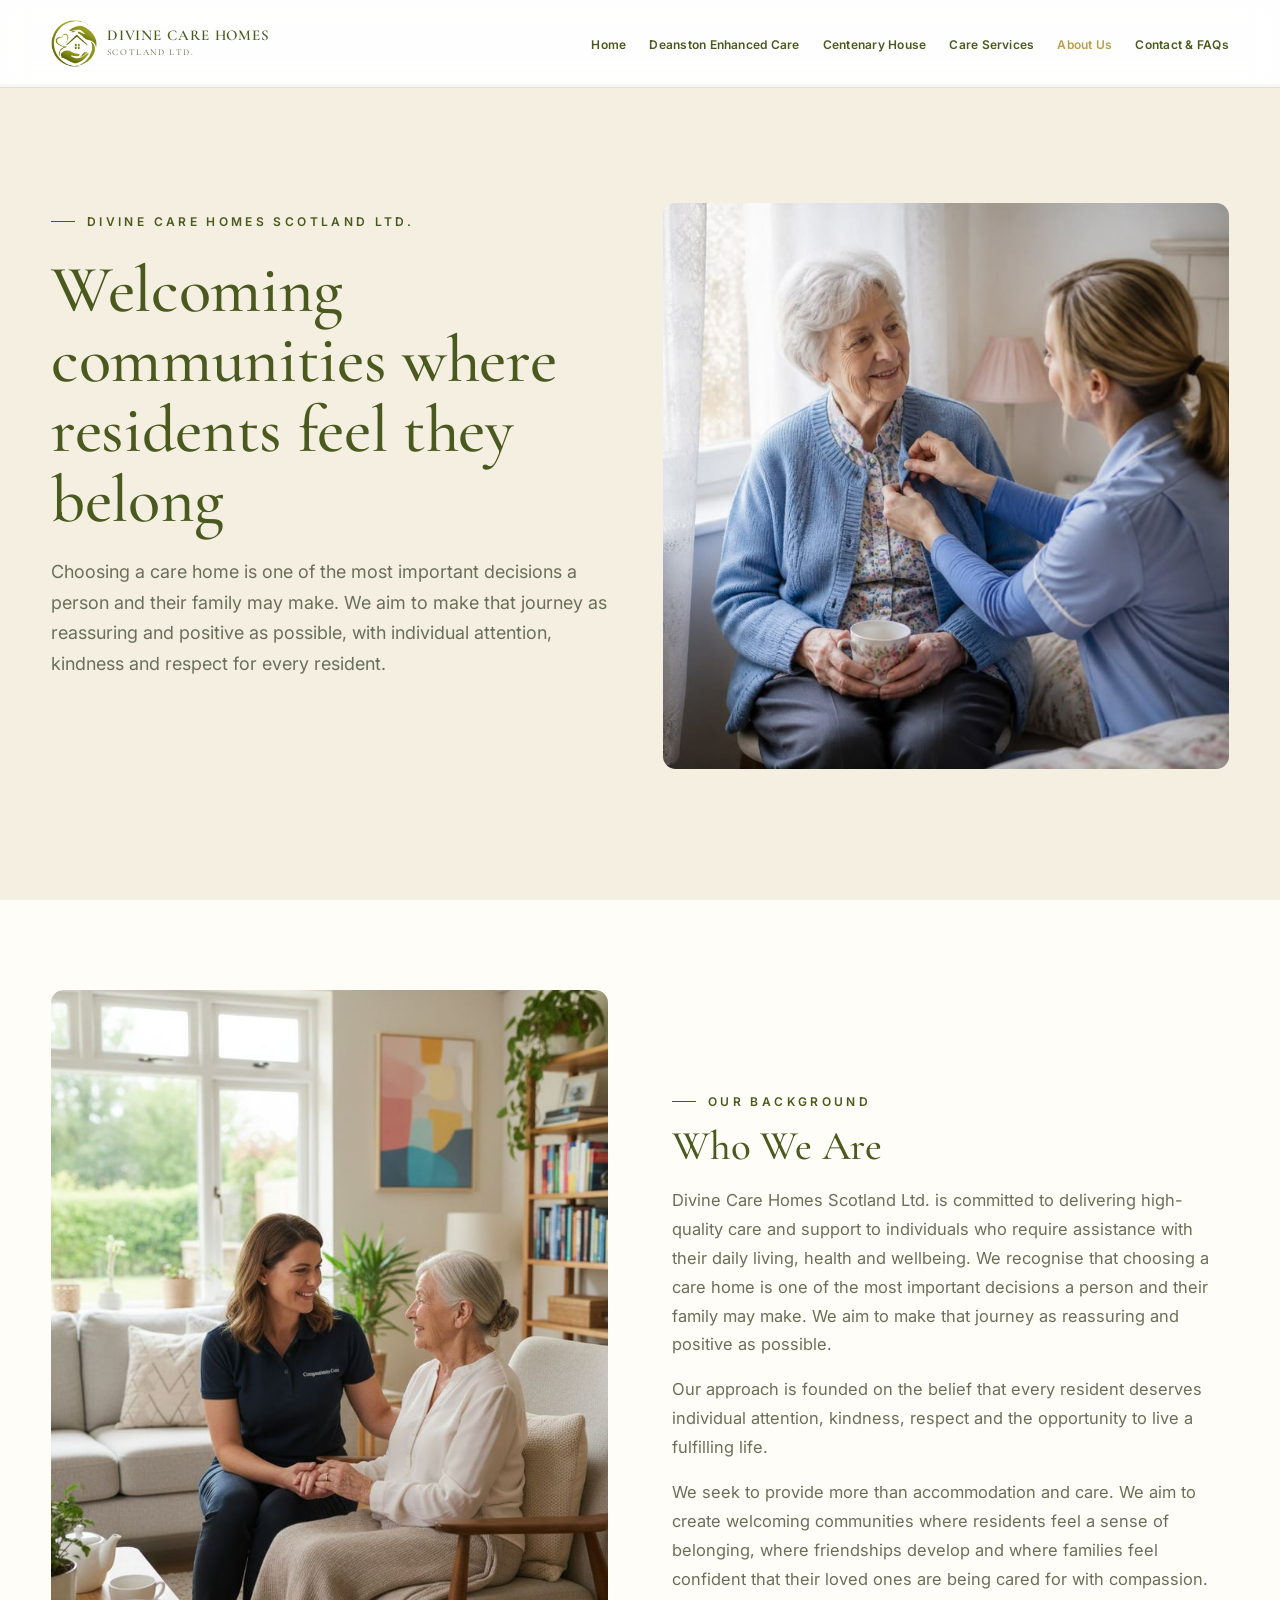
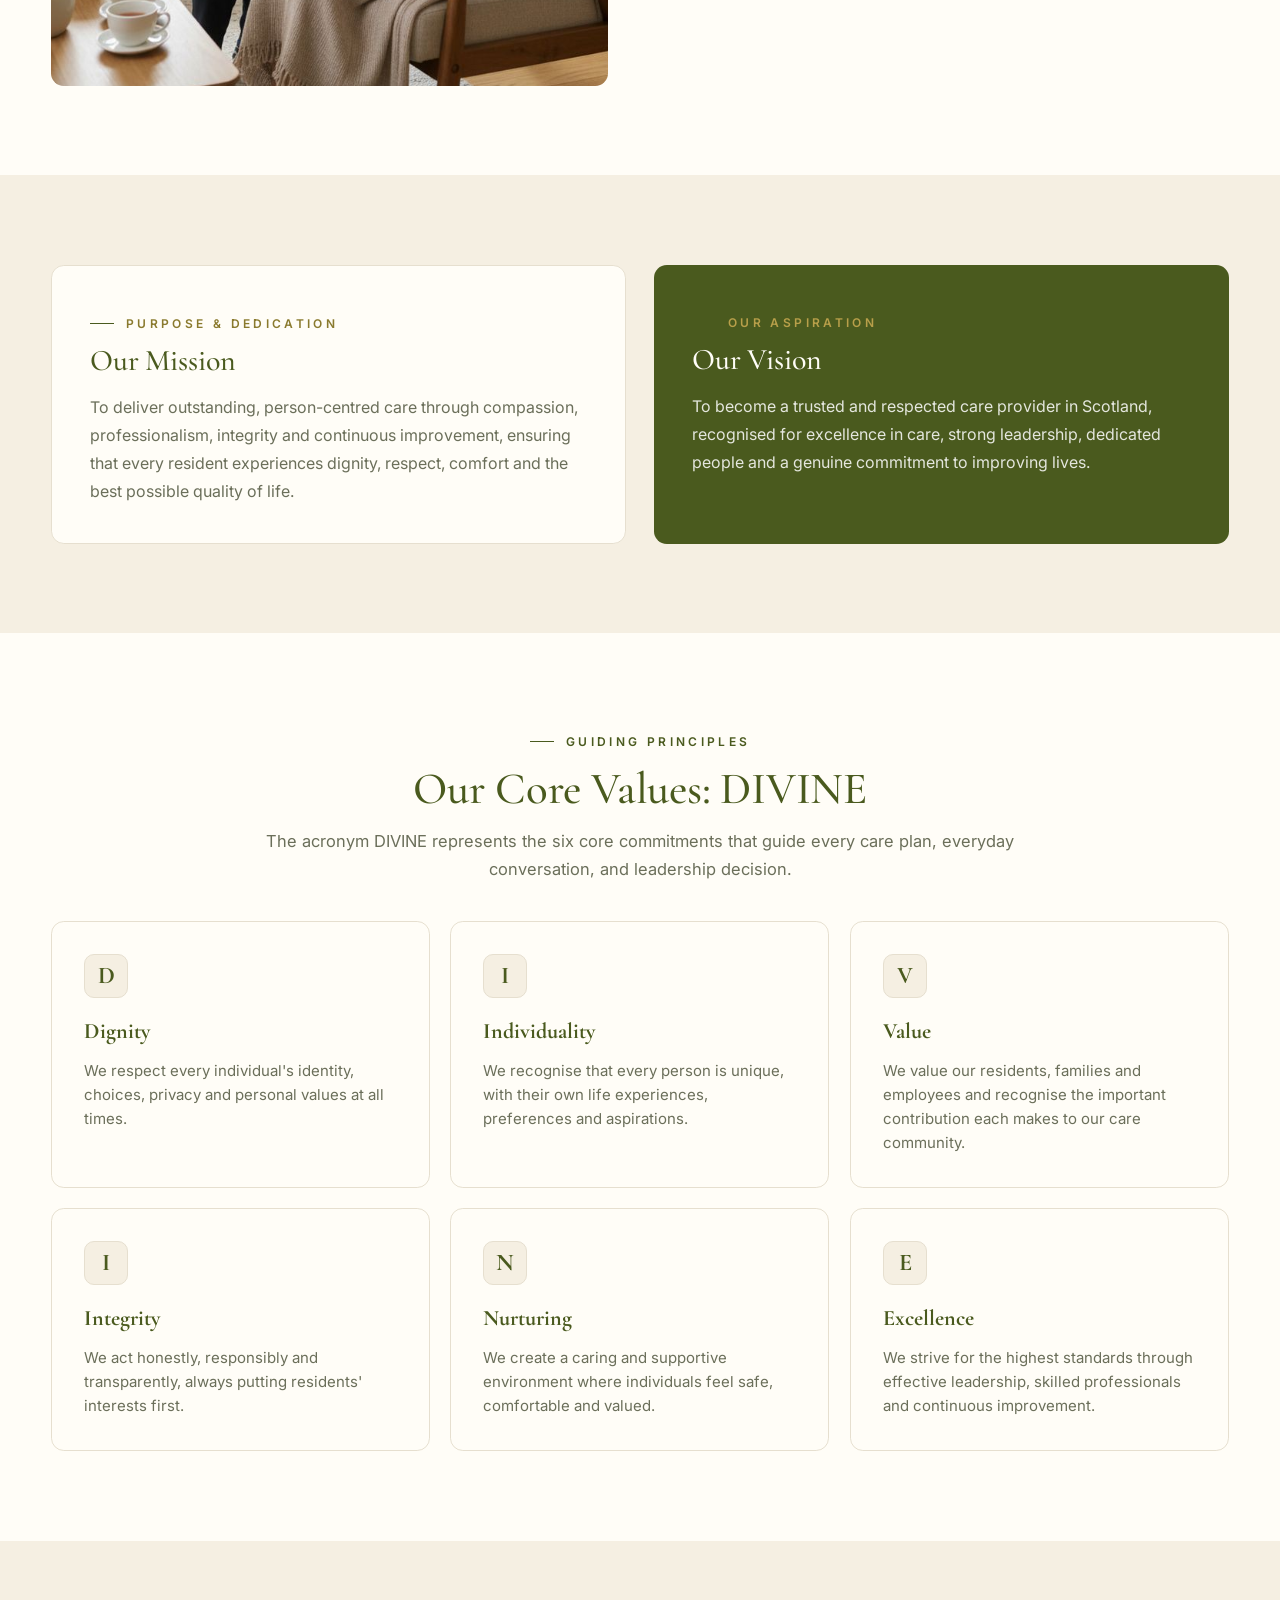
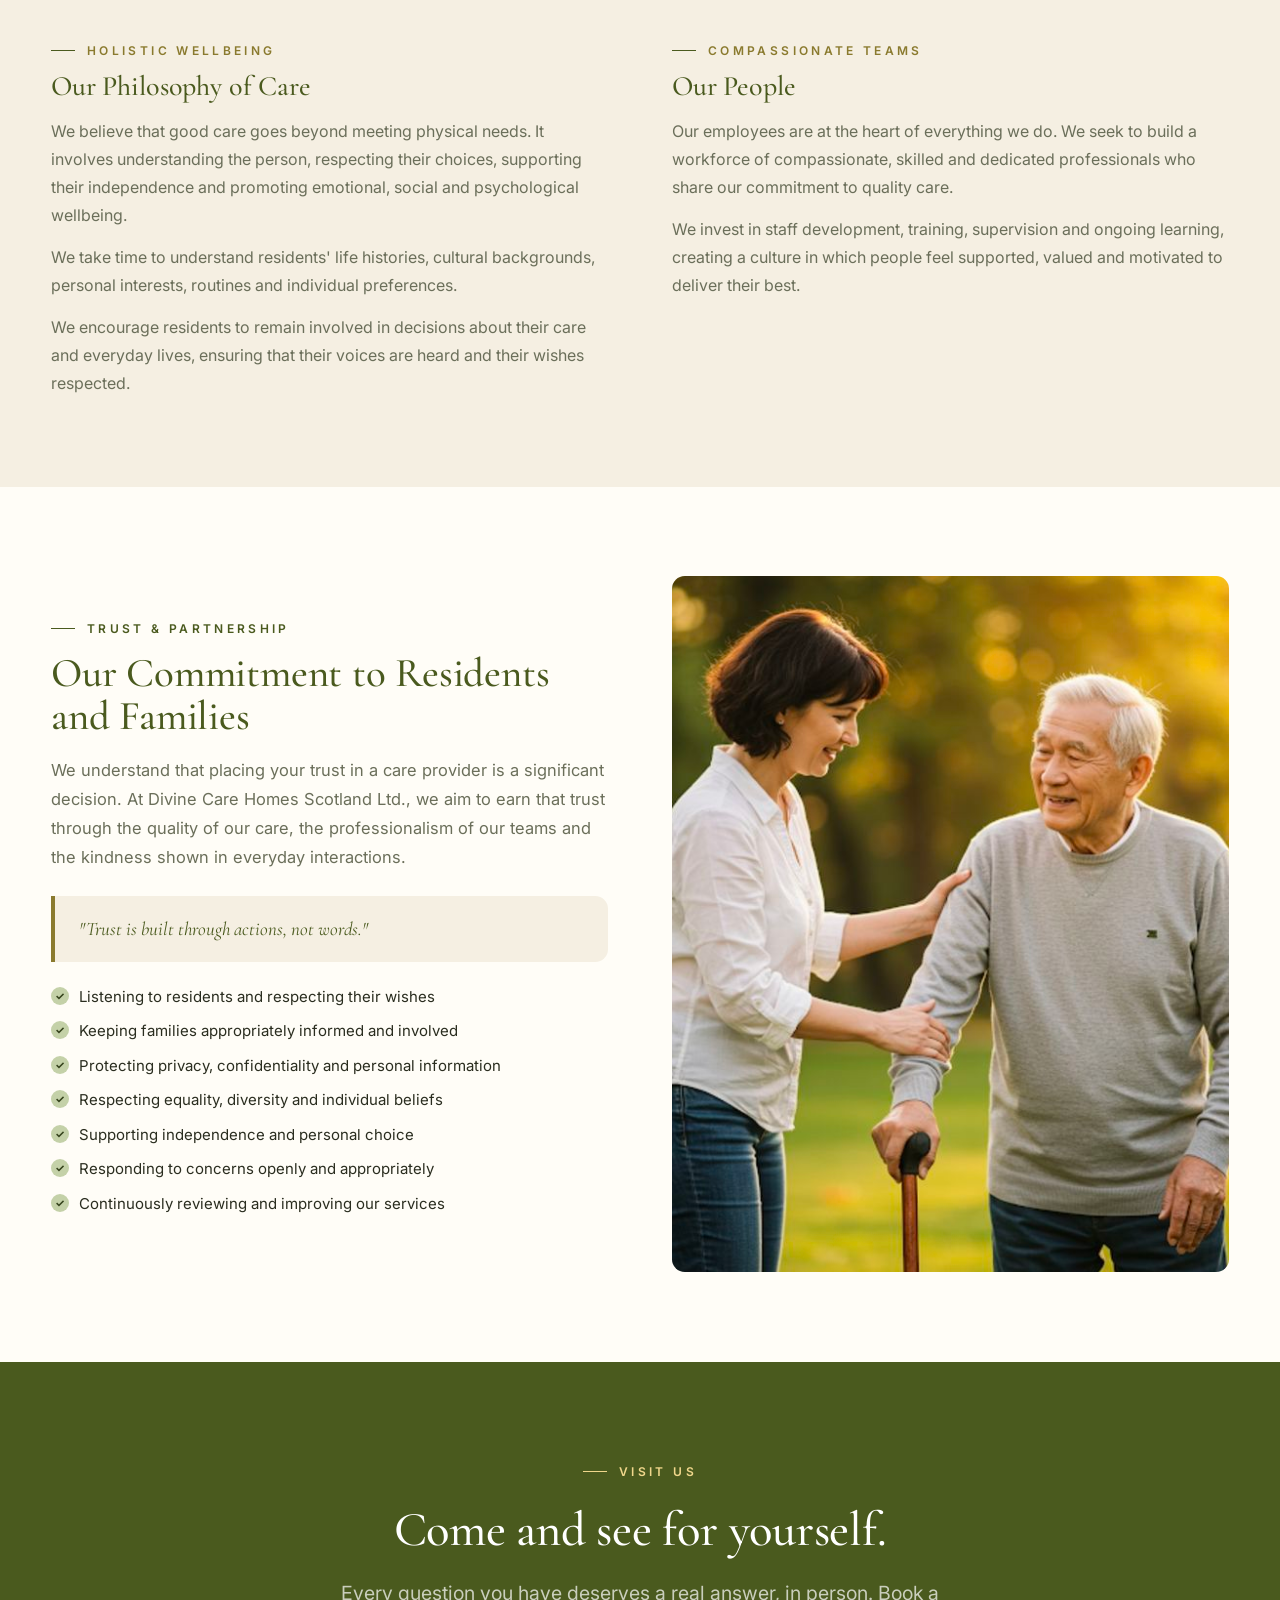
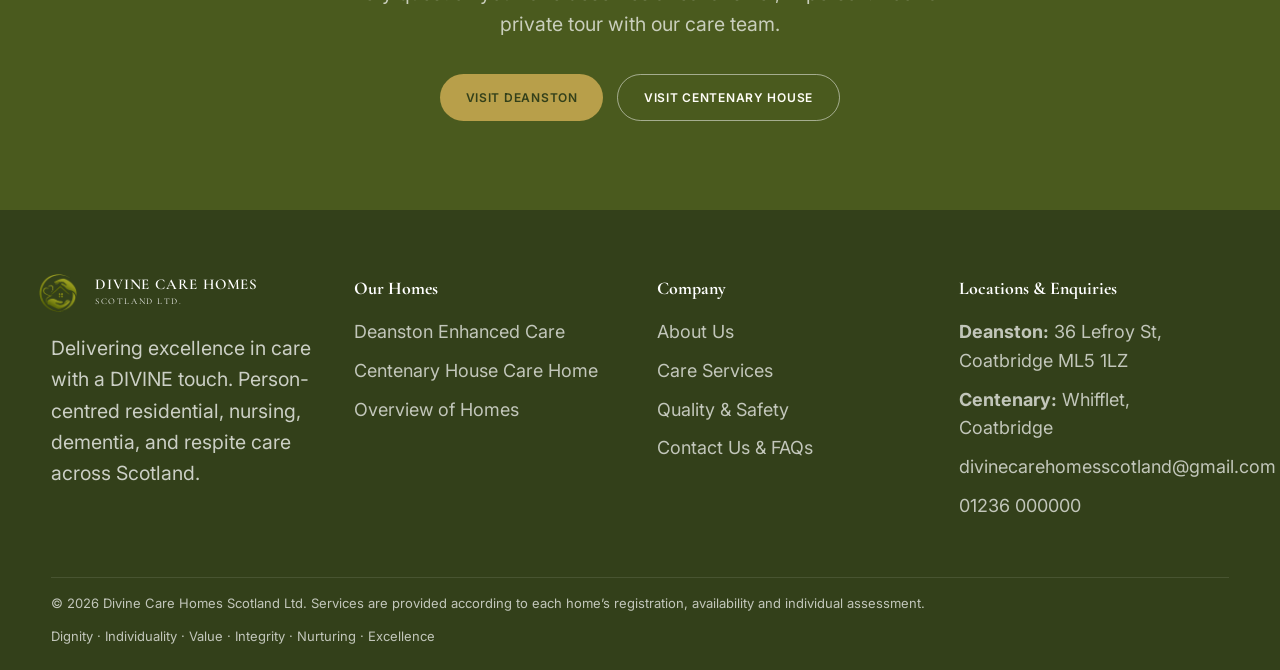
<file: about.html>
<!doctype html>
<html lang="en">
<head>
<meta charset="utf-8" />
<meta name="viewport" content="width=device-width,initial-scale=1" />
<title>About Us | Divine Care Homes Scotland Ltd.</title>
<meta name="description" content="Learn about Divine Care Homes Scotland Ltd., our mission, vision, DIVINE values, philosophy of care, people, and commitments to residents and families." />
<meta property="og:title" content="About Us | Divine Care Homes Scotland Ltd." />
<meta property="og:description" content="Welcoming communities where residents feel they belong. Delivering excellence in care with a DIVINE touch." />
<meta property="og:type" content="website" />
<link rel="preconnect" href="https://fonts.googleapis.com">
<link rel="preconnect" href="https://fonts.gstatic.com" crossorigin>
<link href="https://fonts.googleapis.com/css2?family=Cormorant+Garamond:wght@400;500;600;700&family=Inter:wght@400;500;600&display=swap" rel="stylesheet">
<link rel="icon" type="image/png" href="logo.png" />
<link rel="stylesheet" href="styles.css?v=3" />
</head>
<body data-page="about">
<div id="site-header" data-variant="light"></div>

<section class="page-hero">
  <div class="container">
    <div class="grid">
      <div>
        <span class="eyebrow reveal">Divine Care Homes Scotland Ltd.</span>
        <h1 class="display reveal delay-1">Welcoming communities where residents feel they belong</h1>
        <p class="reveal delay-2" style="font-size:18px;line-height:1.7;margin-top:14px">Choosing a care home is one of the most important decisions a person and their family may make. We aim to make that journey as reassuring and positive as possible, with individual attention, kindness and respect for every resident.</p>
      </div>
      <div class="hero-img reveal delay-2">
        <img src="images/Divine/About Us - Hero.jfif" alt="About Divine Care Homes Scotland Ltd." fetchpriority="high" decoding="async"/>
      </div>
    </div>
  </div>
</section>

<!-- WHO WE ARE -->
<section class="section">
  <div class="container two-col" style="align-items:center">
    <div class="col-img reveal-left">
      <img src="images/Divine/About Us - Our Background.jfif" alt="Who We Are - Compassionate Care in Scotland" style="border-radius:var(--radius);border:1px solid var(--line)" loading="lazy" decoding="async"/>
    </div>
    <div class="reveal-right delay-1">
      <span class="eyebrow">Our Background</span>
      <h2 class="display" style="color:var(--navy);font-size:clamp(30px,3.2vw,48px);margin:14px 0 18px">Who We Are</h2>
      <p class="muted" style="font-size:16.5px;line-height:1.75;margin-bottom:16px">Divine Care Homes Scotland Ltd. is committed to delivering high-quality care and support to individuals who require assistance with their daily living, health and wellbeing. We recognise that choosing a care home is one of the most important decisions a person and their family may make. We aim to make that journey as reassuring and positive as possible.</p>
      <p class="muted" style="font-size:16.5px;line-height:1.75;margin-bottom:16px">Our approach is founded on the belief that every resident deserves individual attention, kindness, respect and the opportunity to live a fulfilling life.</p>
      <p class="muted" style="font-size:16.5px;line-height:1.75">We seek to provide more than accommodation and care. We aim to create welcoming communities where residents feel a sense of belonging, where friendships develop and where families feel confident that their loved ones are being cared for with compassion.</p>
    </div>
  </div>
</section>

<!-- MISSION & VISION -->
<section class="section cream">
  <div class="container">
    <div style="display:grid;grid-template-columns:repeat(auto-fit,minmax(320px,1fr));gap:28px">
      <div class="reveal" style="background:var(--white);padding:38px;border-radius:var(--radius);border:1px solid var(--line)">
        <span class="eyebrow" style="color:var(--gold)">Purpose & Dedication</span>
        <h3 class="display" style="color:var(--navy);font-size:30px;margin:12px 0 16px">Our Mission</h3>
        <p class="muted" style="font-size:16px;line-height:1.75">To deliver outstanding, person-centred care through compassion, professionalism, integrity and continuous improvement, ensuring that every resident experiences dignity, respect, comfort and the best possible quality of life.</p>
      </div>

      <div class="reveal delay-1" style="background:var(--navy);color:var(--white);padding:38px;border-radius:var(--radius)">
        <span class="eyebrow" style="color:var(--gold-2)">Our Aspiration</span>
        <h3 class="display" style="color:var(--white);font-size:30px;margin:12px 0 16px">Our Vision</h3>
        <p style="color:rgba(255,255,255,0.85);font-size:16px;line-height:1.75">To become a trusted and respected care provider in Scotland, recognised for excellence in care, strong leadership, dedicated people and a genuine commitment to improving lives.</p>
      </div>
    </div>
  </div>
</section>

<!-- THE DIVINE CORE VALUES -->
<section class="section">
  <div class="container">
    <div style="text-align:center;max-width:760px;margin:0 auto 36px">
      <span class="eyebrow reveal">Guiding Principles</span>
      <h2 class="display reveal delay-1" style="color:var(--navy);font-size:clamp(32px,3.5vw,50px);margin:14px 0">Our Core Values: DIVINE</h2>
      <p class="muted reveal delay-2" style="font-size:16.5px;line-height:1.7">The acronym DIVINE represents the six core commitments that guide every care plan, everyday conversation, and leadership decision.</p>
    </div>

    <div class="divine-values-grid">
      <div class="divine-val-card reveal">
        <div class="divine-letter-badge">D</div>
        <h3>Dignity</h3>
        <p>We respect every individual's identity, choices, privacy and personal values at all times.</p>
      </div>
      <div class="divine-val-card reveal delay-1">
        <div class="divine-letter-badge">I</div>
        <h3>Individuality</h3>
        <p>We recognise that every person is unique, with their own life experiences, preferences and aspirations.</p>
      </div>
      <div class="divine-val-card reveal delay-2">
        <div class="divine-letter-badge">V</div>
        <h3>Value</h3>
        <p>We value our residents, families and employees and recognise the important contribution each makes to our care community.</p>
      </div>
      <div class="divine-val-card reveal">
        <div class="divine-letter-badge">I</div>
        <h3>Integrity</h3>
        <p>We act honestly, responsibly and transparently, always putting residents' interests first.</p>
      </div>
      <div class="divine-val-card reveal delay-1">
        <div class="divine-letter-badge">N</div>
        <h3>Nurturing</h3>
        <p>We create a caring and supportive environment where individuals feel safe, comfortable and valued.</p>
      </div>
      <div class="divine-val-card reveal delay-2">
        <div class="divine-letter-badge">E</div>
        <h3>Excellence</h3>
        <p>We strive for the highest standards through effective leadership, skilled professionals and continuous improvement.</p>
      </div>
    </div>
  </div>
</section>

<!-- PHILOSOPHY OF CARE & OUR PEOPLE -->
<section class="section cream">
  <div class="container two-col" style="align-items:flex-start">
    <div class="reveal">
      <span class="eyebrow" style="color:var(--gold)">Holistic Wellbeing</span>
      <h3 class="display" style="color:var(--navy);font-size:28px;margin:12px 0 16px">Our Philosophy of Care</h3>
      <p class="muted" style="font-size:16px;line-height:1.75;margin-bottom:14px">We believe that good care goes beyond meeting physical needs. It involves understanding the person, respecting their choices, supporting their independence and promoting emotional, social and psychological wellbeing.</p>
      <p class="muted" style="font-size:16px;line-height:1.75;margin-bottom:14px">We take time to understand residents' life histories, cultural backgrounds, personal interests, routines and individual preferences.</p>
      <p class="muted" style="font-size:16px;line-height:1.75">We encourage residents to remain involved in decisions about their care and everyday lives, ensuring that their voices are heard and their wishes respected.</p>
    </div>

    <div class="reveal delay-1">
      <span class="eyebrow" style="color:var(--gold)">Compassionate Teams</span>
      <h3 class="display" style="color:var(--navy);font-size:28px;margin:12px 0 16px">Our People</h3>
      <p class="muted" style="font-size:16px;line-height:1.75;margin-bottom:14px">Our employees are at the heart of everything we do. We seek to build a workforce of compassionate, skilled and dedicated professionals who share our commitment to quality care.</p>
      <p class="muted" style="font-size:16px;line-height:1.75">We invest in staff development, training, supervision and ongoing learning, creating a culture in which people feel supported, valued and motivated to deliver their best.</p>
    </div>
  </div>
</section>

<!-- COMMITMENT TO RESIDENTS AND FAMILIES -->
<section class="section">
  <div class="container two-col" style="align-items:center">
    <div class="reveal-left">
      <span class="eyebrow">Trust & Partnership</span>
      <h2 class="display" style="color:var(--navy);font-size:clamp(30px,3.2vw,48px);margin:14px 0 18px">Our Commitment to Residents and Families</h2>
      <p class="muted" style="font-size:16.5px;line-height:1.75;margin-bottom:16px">We understand that placing your trust in a care provider is a significant decision. At Divine Care Homes Scotland Ltd., we aim to earn that trust through the quality of our care, the professionalism of our teams and the kindness shown in everyday interactions.</p>
      <div class="divine-touch-quote">
        "Trust is built through actions, not words."
      </div>
      <ul class="care-check-list" style="grid-template-columns:1fr">
        <li>Listening to residents and respecting their wishes</li>
        <li>Keeping families appropriately informed and involved</li>
        <li>Protecting privacy, confidentiality and personal information</li>
        <li>Respecting equality, diversity and individual beliefs</li>
        <li>Supporting independence and personal choice</li>
        <li>Responding to concerns openly and appropriately</li>
        <li>Continuously reviewing and improving our services</li>
      </ul>
    </div>
    <div class="col-img reveal-right delay-1">
      <img src="images/Divine/About Us-Trust & Partnership.jfif" alt="Trust & Partnership - Dedicated Staff at Divine Care Homes Scotland" style="border-radius:var(--radius);border:1px solid var(--line)" loading="lazy" decoding="async"/>
    </div>
  </div>
</section>

<!-- VISIT CTA -->
<section class="cta">
  <div class="container">
    <span class="eyebrow reveal" style="color:var(--gold)">Visit Us</span>
    <h2 class="display reveal delay-1">Come and see for yourself.</h2>
    <p class="reveal delay-2">Every question you have deserves a real answer, in person. Book a private tour with our care team.</p>
    <div class="cta-actions reveal delay-3">
      <a href="deanston.html#visit" class="btn">Visit Deanston</a>
      <a href="centenary.html#visit" class="btn ghost">Visit Centenary House</a>
    </div>
  </div>
</section>

<div id="site-footer"></div>
<script src="script.js?v=3"></script>
</body>
</html>
</file>
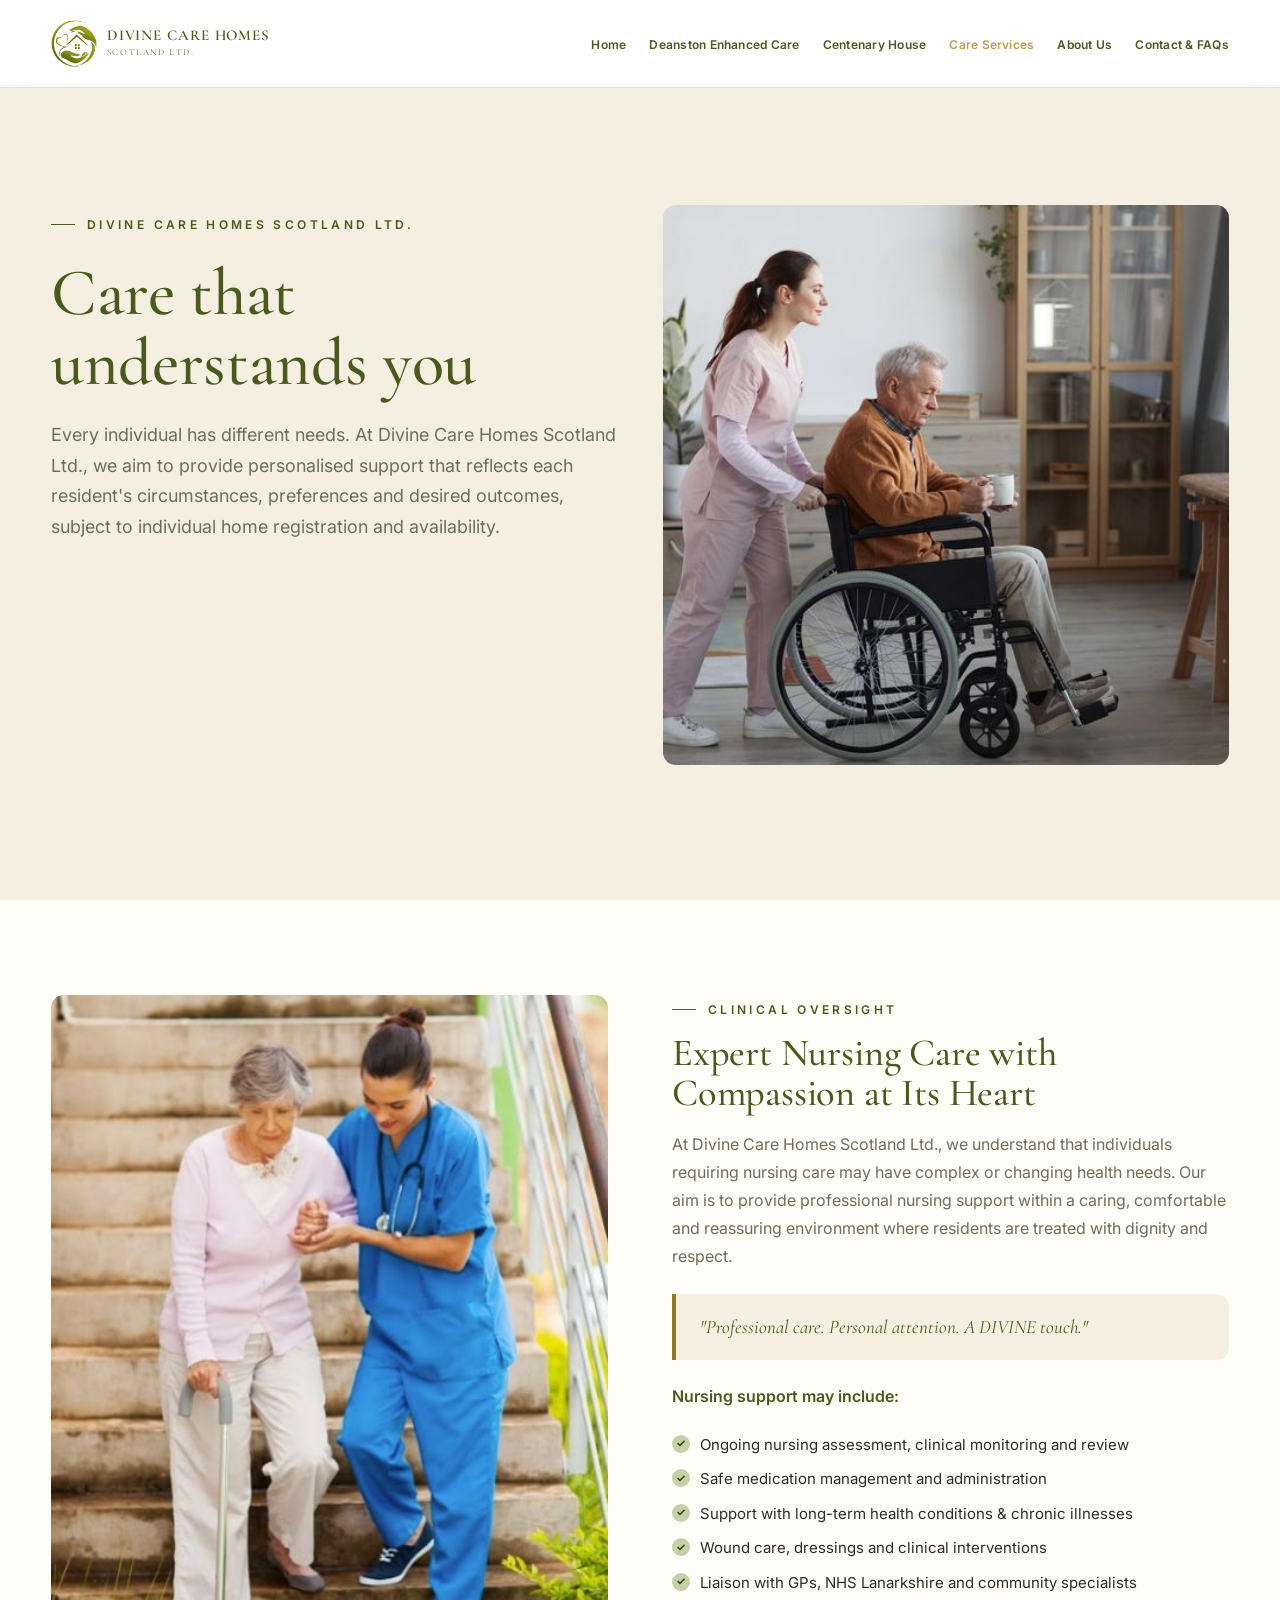
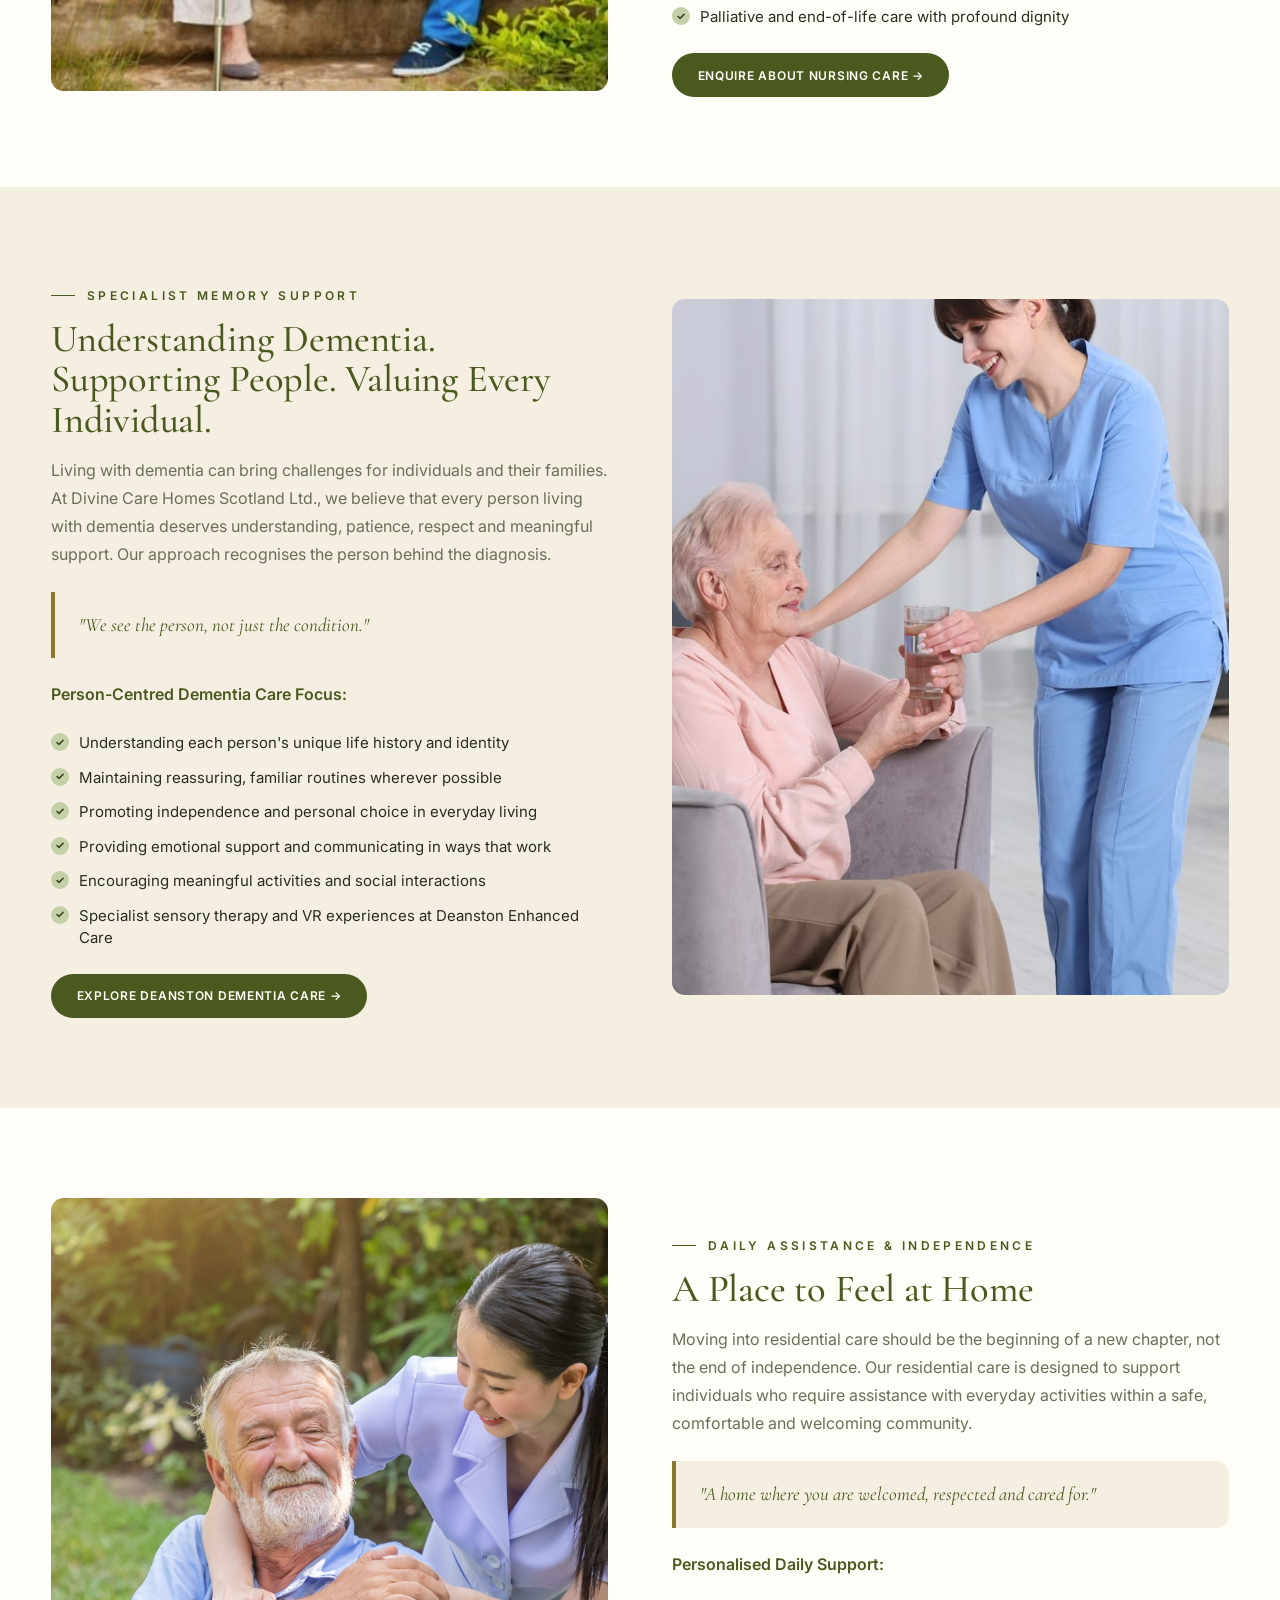
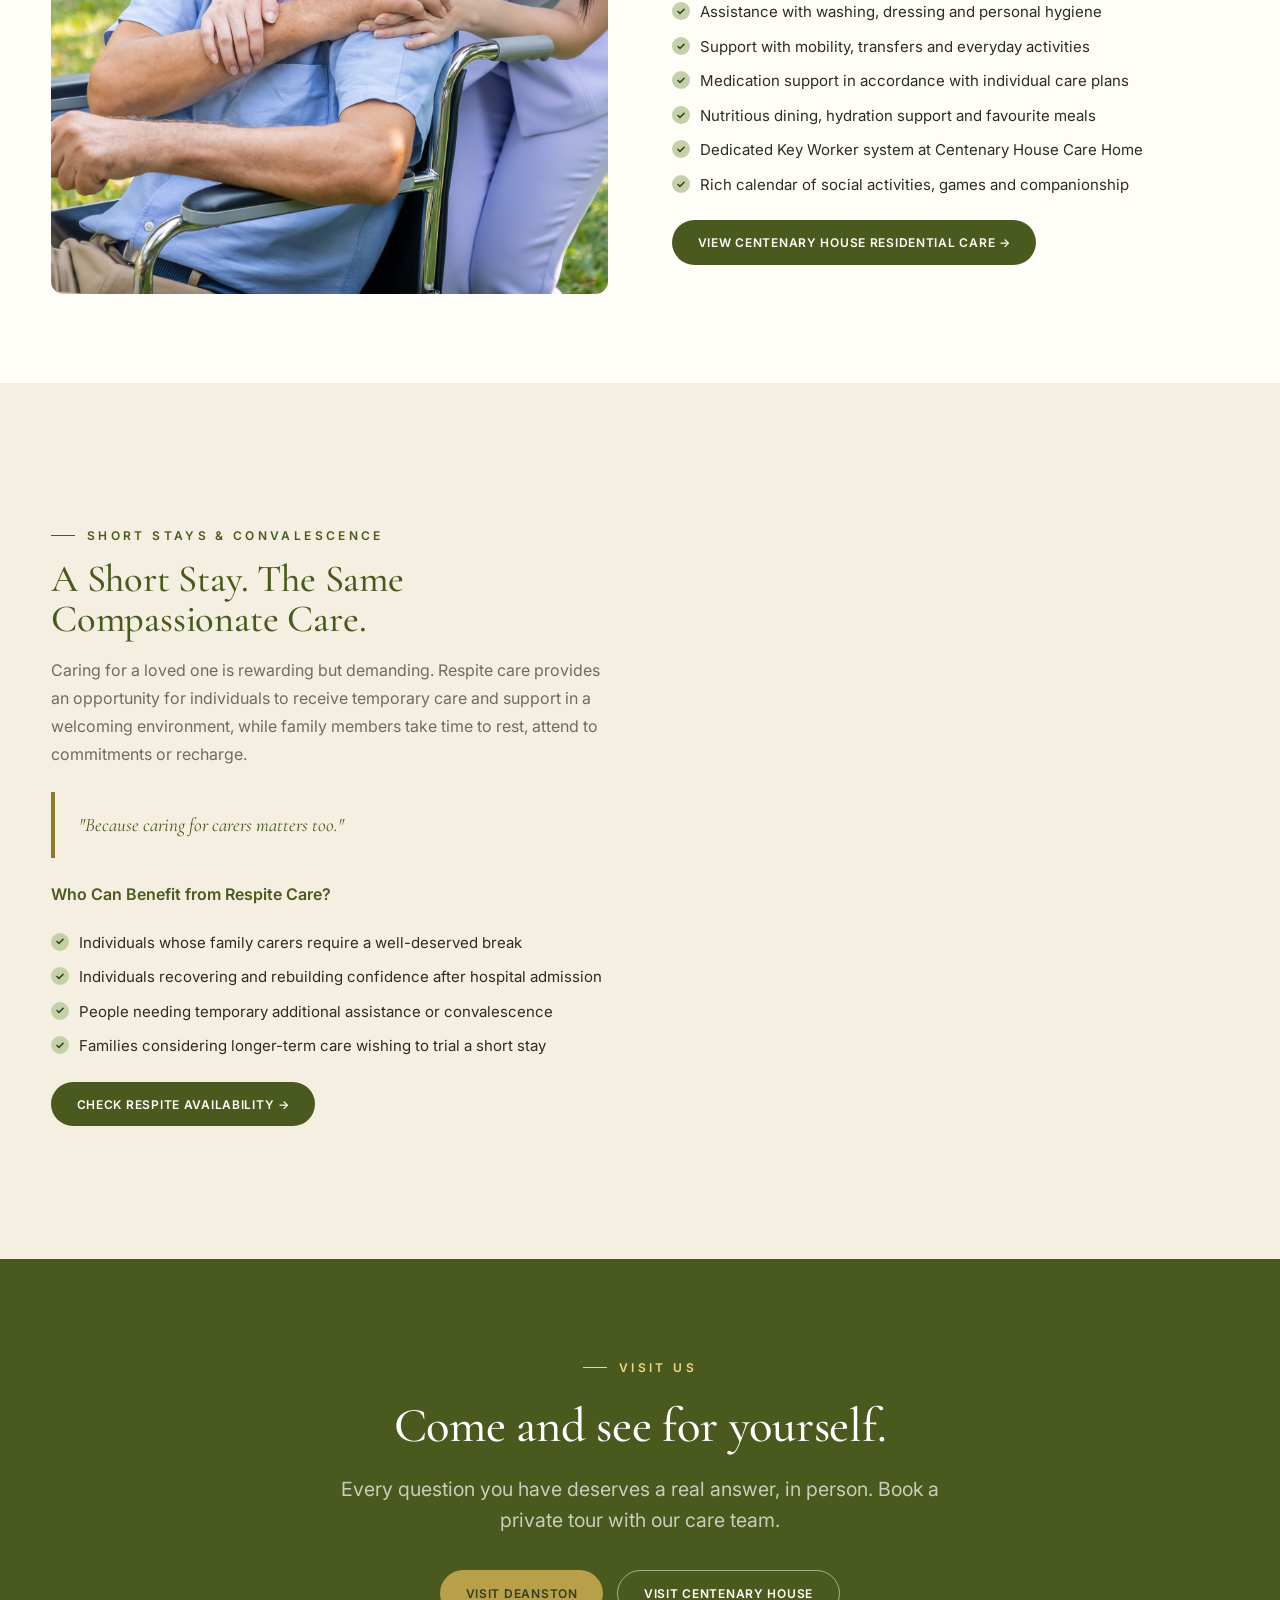
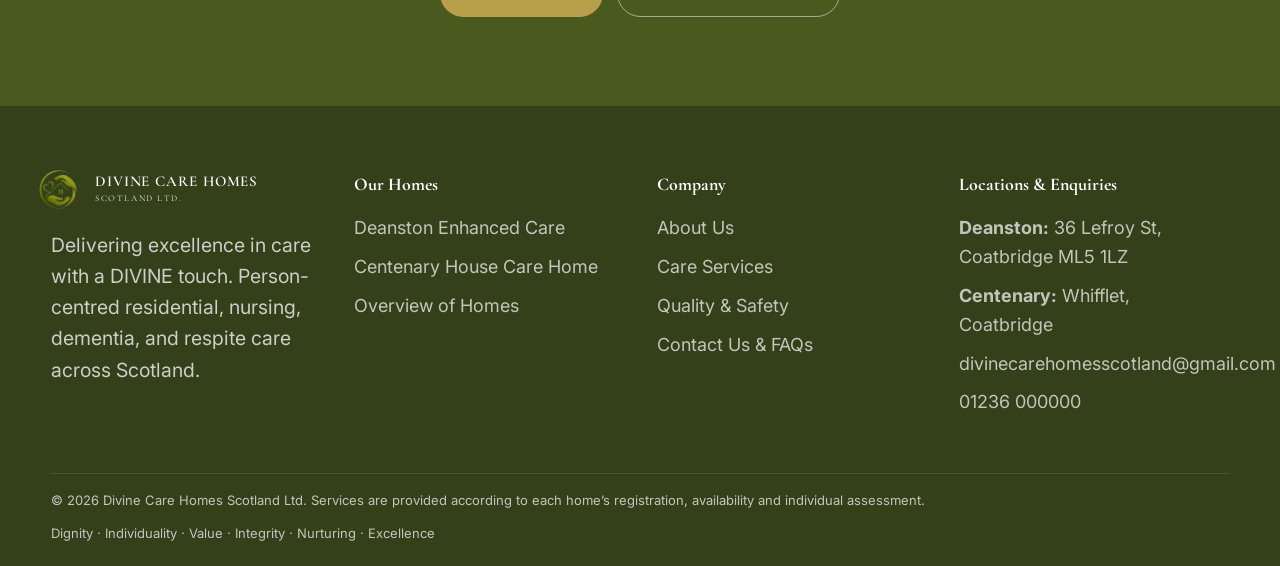
<file: care.html>
<!doctype html>
<html lang="en">
<head>
<meta charset="utf-8" />
<meta name="viewport" content="width=device-width,initial-scale=1" />
<title>Care Services | Divine Care Homes Scotland Ltd.</title>
<meta name="description" content="Explore our care services: Nursing Care, Dementia Care, Residential Care, and Respite Care at Divine Care Homes Scotland Ltd." />
<meta property="og:title" content="Care Services | Divine Care Homes Scotland Ltd." />
<meta property="og:description" content="Care that understands you. Person-centred support across our homes in Coatbridge, Scotland." />
<meta property="og:type" content="website" />
<link rel="preconnect" href="https://fonts.googleapis.com">
<link rel="preconnect" href="https://fonts.gstatic.com" crossorigin>
<link href="https://fonts.googleapis.com/css2?family=Cormorant+Garamond:wght@400;500;600;700&family=Inter:wght@400;500;600&display=swap" rel="stylesheet">
<link rel="icon" type="image/png" href="logo.png" />
<link rel="stylesheet" href="styles.css?v=3" />
</head>
<body data-page="care">
<div id="site-header" data-variant="light"></div>

<section class="page-hero">
  <div class="container">
    <div class="grid">
      <div>
        <span class="eyebrow reveal">Divine Care Homes Scotland Ltd.</span>
        <h1 class="display reveal delay-1">Care that understands you</h1>
        <p class="reveal delay-2" style="font-size:18px;line-height:1.7;margin-top:14px">Every individual has different needs. At Divine Care Homes Scotland Ltd., we aim to provide personalised support that reflects each resident's circumstances, preferences and desired outcomes, subject to individual home registration and availability.</p>
      </div>
      <div class="hero-img reveal delay-2">
        <img src="images/Home care/9.jfif" alt="Person-Centred Care at Divine Care Homes" fetchpriority="high" decoding="async"/>
      </div>
    </div>
  </div>
</section>

<!-- 1. NURSING CARE -->
<section class="section" id="nursing">
  <div class="container two-col" style="align-items:center">
    <div class="col-img reveal-left">
      <img src="images/Divine/Care Services -Clinical Oversight.jfif" alt="Expert Nursing Care - Clinical Oversight" style="border-radius:var(--radius);border:1px solid var(--line)" loading="lazy" decoding="async"/>
    </div>
    <div class="reveal-right delay-1">
      <span class="eyebrow">Clinical Oversight</span>
      <h2 class="display" style="color:var(--navy);font-size:clamp(28px,3vw,44px);margin:14px 0 16px">Expert Nursing Care with Compassion at Its Heart</h2>
      <p class="muted" style="font-size:16px;line-height:1.75;margin-bottom:14px">At Divine Care Homes Scotland Ltd., we understand that individuals requiring nursing care may have complex or changing health needs. Our aim is to provide professional nursing support within a caring, comfortable and reassuring environment where residents are treated with dignity and respect.</p>
      
      <div class="divine-touch-quote">
        "Professional care. Personal attention. A DIVINE touch."
      </div>

      <h4 style="color:var(--navy);font-size:16px;margin:20px 0 10px;font-weight:600">Nursing support may include:</h4>
      <ul class="care-check-list" style="grid-template-columns:1fr">
        <li>Ongoing nursing assessment, clinical monitoring and review</li>
        <li>Safe medication management and administration</li>
        <li>Support with long-term health conditions & chronic illnesses</li>
        <li>Wound care, dressings and clinical interventions</li>
        <li>Liaison with GPs, NHS Lanarkshire and community specialists</li>
        <li>Palliative and end-of-life care with profound dignity</li>
      </ul>
      <div style="margin-top:24px">
        <a href="contact.html?care=nursing" class="btn dark">Enquire About Nursing Care →</a>
      </div>
    </div>
  </div>
</section>

<!-- 2. DEMENTIA CARE -->
<section class="section cream" id="dementia">
  <div class="container two-col" style="align-items:center">
    <div class="reveal-left">
      <span class="eyebrow">Specialist Memory Support</span>
      <h2 class="display" style="color:var(--navy);font-size:clamp(28px,3vw,44px);margin:14px 0 16px">Understanding Dementia. Supporting People. Valuing Every Individual.</h2>
      <p class="muted" style="font-size:16px;line-height:1.75;margin-bottom:14px">Living with dementia can bring challenges for individuals and their families. At Divine Care Homes Scotland Ltd., we believe that every person living with dementia deserves understanding, patience, respect and meaningful support. Our approach recognises the person behind the diagnosis.</p>
      
      <div class="divine-touch-quote">
        "We see the person, not just the condition."
      </div>

      <h4 style="color:var(--navy);font-size:16px;margin:20px 0 10px;font-weight:600">Person-Centred Dementia Care Focus:</h4>
      <ul class="care-check-list" style="grid-template-columns:1fr">
        <li>Understanding each person's unique life history and identity</li>
        <li>Maintaining reassuring, familiar routines wherever possible</li>
        <li>Promoting independence and personal choice in everyday living</li>
        <li>Providing emotional support and communicating in ways that work</li>
        <li>Encouraging meaningful activities and social interactions</li>
        <li>Specialist sensory therapy and VR experiences at Deanston Enhanced Care</li>
      </ul>
      <div style="margin-top:24px">
        <a href="deanston.html" class="btn dark">Explore Deanston Dementia Care →</a>
      </div>
    </div>
    <div class="col-img reveal-right delay-1">
      <img src="images/Divine/Care Services -Specialist Memory Support.jfif" alt="Specialist Dementia Care - Specialist Memory Support" style="border-radius:var(--radius);border:1px solid var(--line)" loading="lazy" decoding="async"/>
    </div>
  </div>
</section>

<!-- 3. RESIDENTIAL CARE -->
<section class="section" id="residential">
  <div class="container two-col" style="align-items:center">
    <div class="col-img reveal-left">
      <img src="images/Home care 1/nurse-wheelchair-garden.jpg" alt="Residential Care Community" style="border-radius:var(--radius);border:1px solid var(--line)" loading="lazy" decoding="async"/>
    </div>
    <div class="reveal-right delay-1">
      <span class="eyebrow">Daily Assistance & Independence</span>
      <h2 class="display" style="color:var(--navy);font-size:clamp(28px,3vw,44px);margin:14px 0 16px">A Place to Feel at Home</h2>
      <p class="muted" style="font-size:16px;line-height:1.75;margin-bottom:14px">Moving into residential care should be the beginning of a new chapter, not the end of independence. Our residential care is designed to support individuals who require assistance with everyday activities within a safe, comfortable and welcoming community.</p>
      
      <div class="divine-touch-quote">
        "A home where you are welcomed, respected and cared for."
      </div>

      <h4 style="color:var(--navy);font-size:16px;margin:20px 0 10px;font-weight:600">Personalised Daily Support:</h4>
      <ul class="care-check-list" style="grid-template-columns:1fr">
        <li>Assistance with washing, dressing and personal hygiene</li>
        <li>Support with mobility, transfers and everyday activities</li>
        <li>Medication support in accordance with individual care plans</li>
        <li>Nutritious dining, hydration support and favourite meals</li>
        <li>Dedicated Key Worker system at Centenary House Care Home</li>
        <li>Rich calendar of social activities, games and companionship</li>
      </ul>
      <div style="margin-top:24px">
        <a href="centenary.html" class="btn dark">View Centenary House Residential Care →</a>
      </div>
    </div>
  </div>
</section>

<!-- 4. RESPITE CARE -->
<section class="section cream" id="respite">
  <div class="container two-col" style="align-items:center">
    <div class="reveal-left">
      <span class="eyebrow">Short Stays & Convalescence</span>
      <h2 class="display" style="color:var(--navy);font-size:clamp(28px,3vw,44px);margin:14px 0 16px">A Short Stay. The Same Compassionate Care.</h2>
      <p class="muted" style="font-size:16px;line-height:1.75;margin-bottom:14px">Caring for a loved one is rewarding but demanding. Respite care provides an opportunity for individuals to receive temporary care and support in a welcoming environment, while family members take time to rest, attend to commitments or recharge.</p>
      
      <div class="divine-touch-quote">
        "Because caring for carers matters too."
      </div>

      <h4 style="color:var(--navy);font-size:16px;margin:20px 0 10px;font-weight:600">Who Can Benefit from Respite Care?</h4>
      <ul class="care-check-list" style="grid-template-columns:1fr">
        <li>Individuals whose family carers require a well-deserved break</li>
        <li>Individuals recovering and rebuilding confidence after hospital admission</li>
        <li>People needing temporary additional assistance or convalescence</li>
        <li>Families considering longer-term care wishing to trial a short stay</li>
      </ul>
      <div style="margin-top:24px">
        <a href="contact.html?care=respite" class="btn dark">Check Respite Availability →</a>
      </div>
    </div>
    <div class="col-img reveal-right delay-1">
      <img src="images/family-visit.jpg" alt="Respite Care and Family Support" style="border-radius:var(--radius);border:1px solid var(--line)" loading="lazy" decoding="async"/>
    </div>
  </div>
</section>

<!-- VISIT CTA -->
<section class="cta">
  <div class="container">
    <span class="eyebrow reveal" style="color:var(--gold)">Visit Us</span>
    <h2 class="display reveal delay-1">Come and see for yourself.</h2>
    <p class="reveal delay-2">Every question you have deserves a real answer, in person. Book a private tour with our care team.</p>
    <div class="cta-actions reveal delay-3">
      <a href="deanston.html#visit" class="btn">Visit Deanston</a>
      <a href="centenary.html#visit" class="btn ghost">Visit Centenary House</a>
    </div>
  </div>
</section>

<div id="site-footer"></div>
<script src="script.js?v=3"></script>
</body>
</html>
</file>
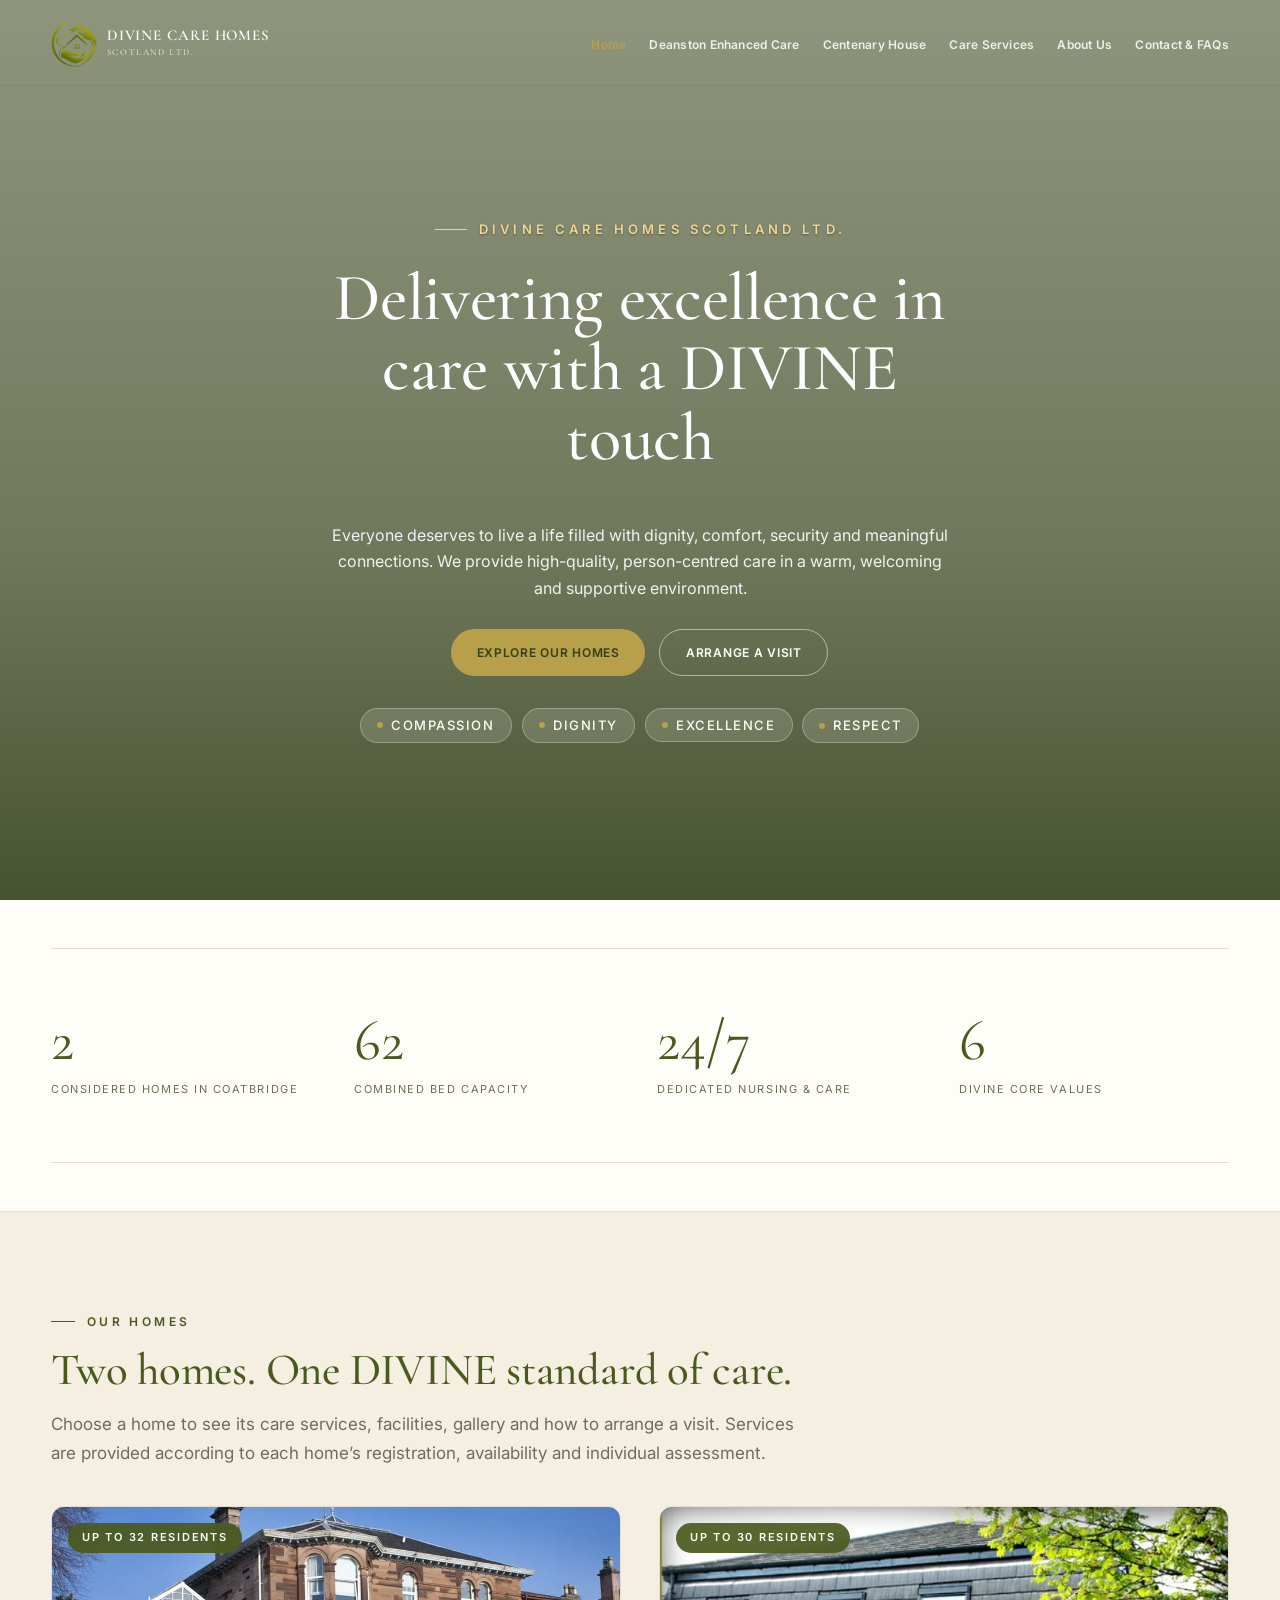
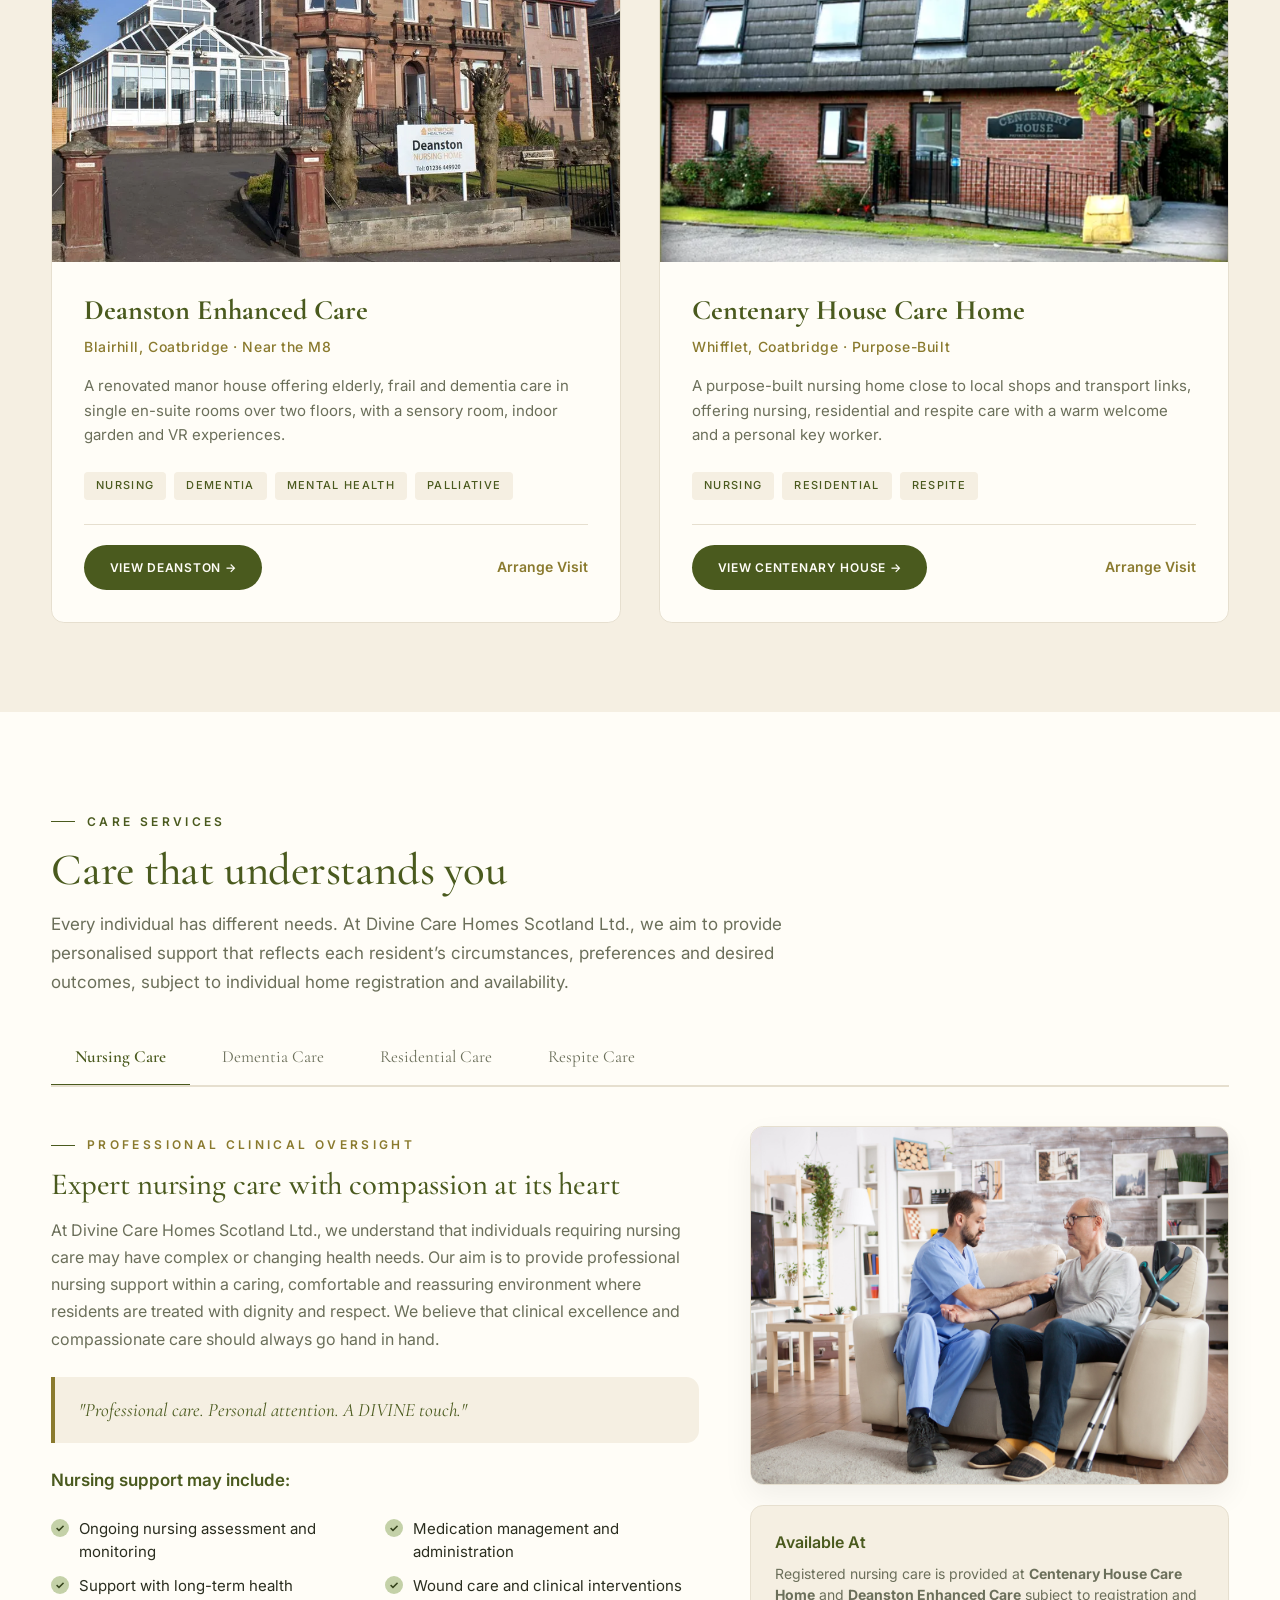
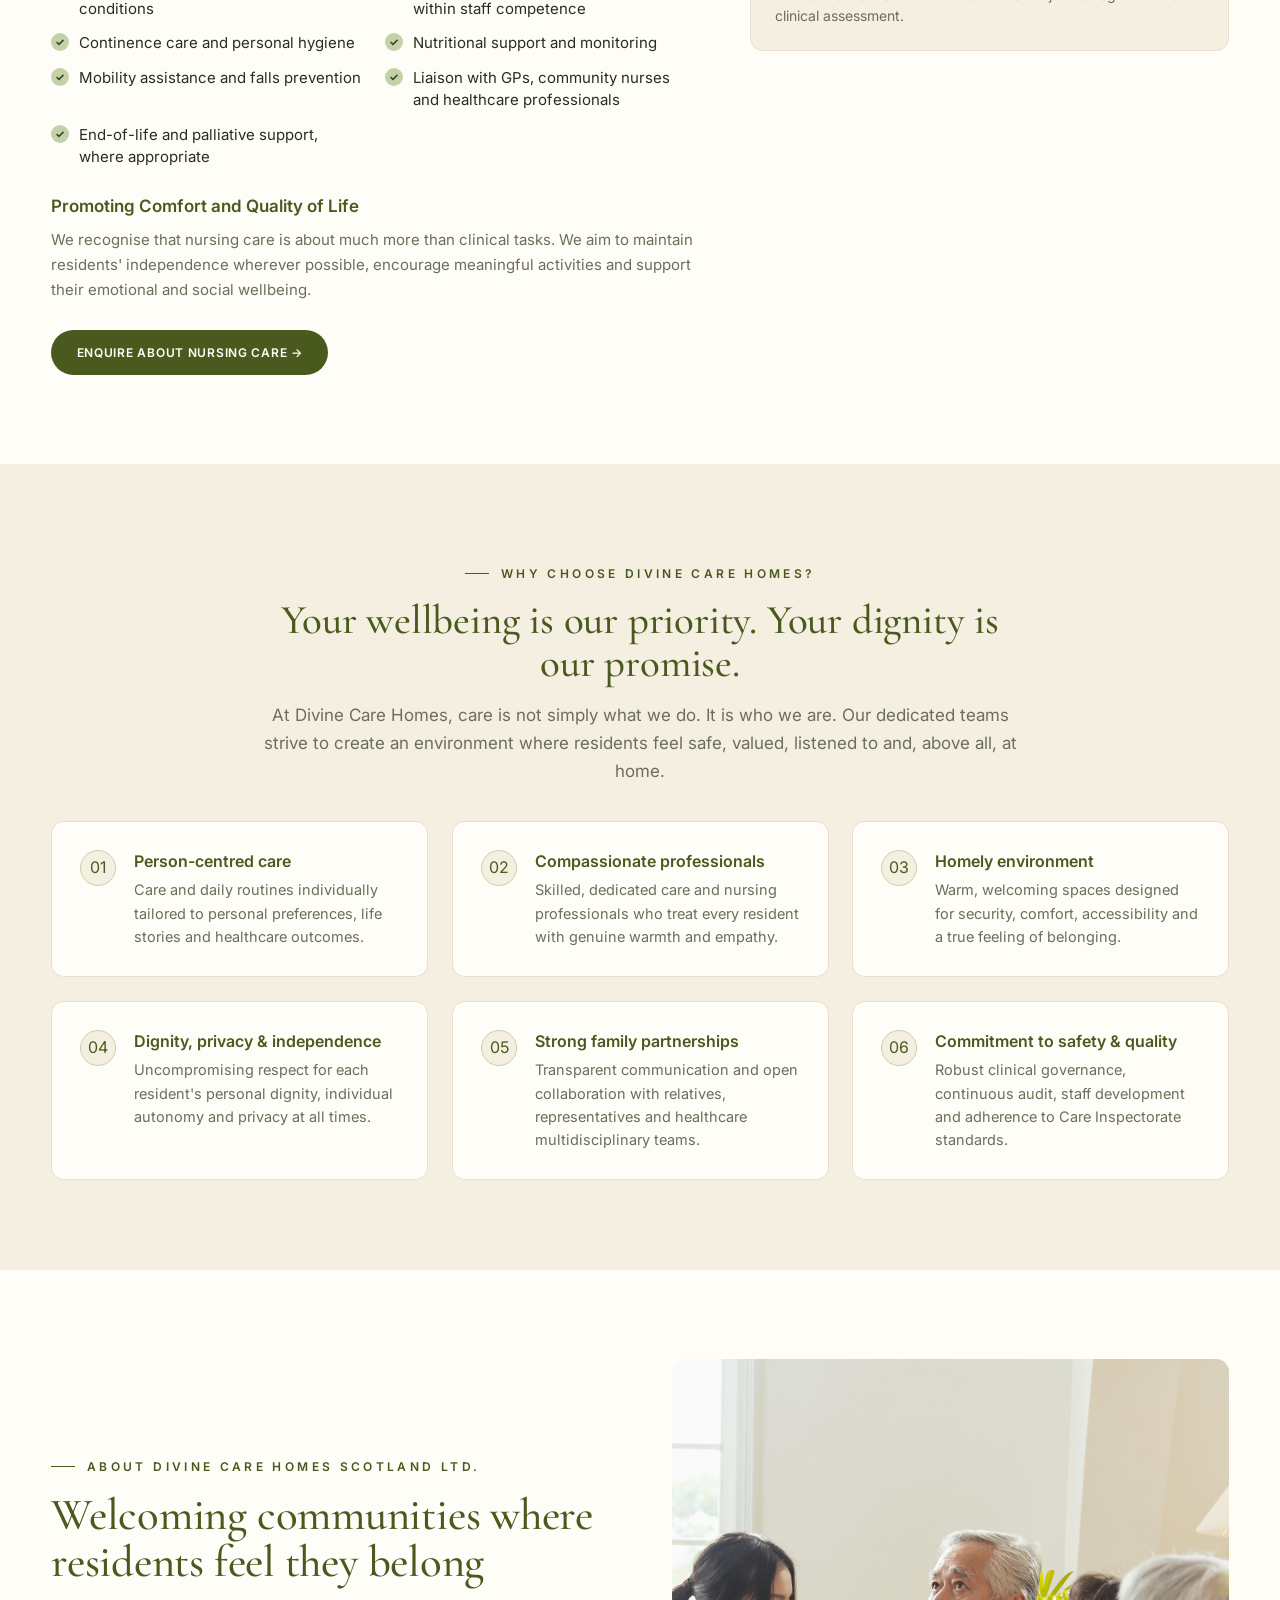
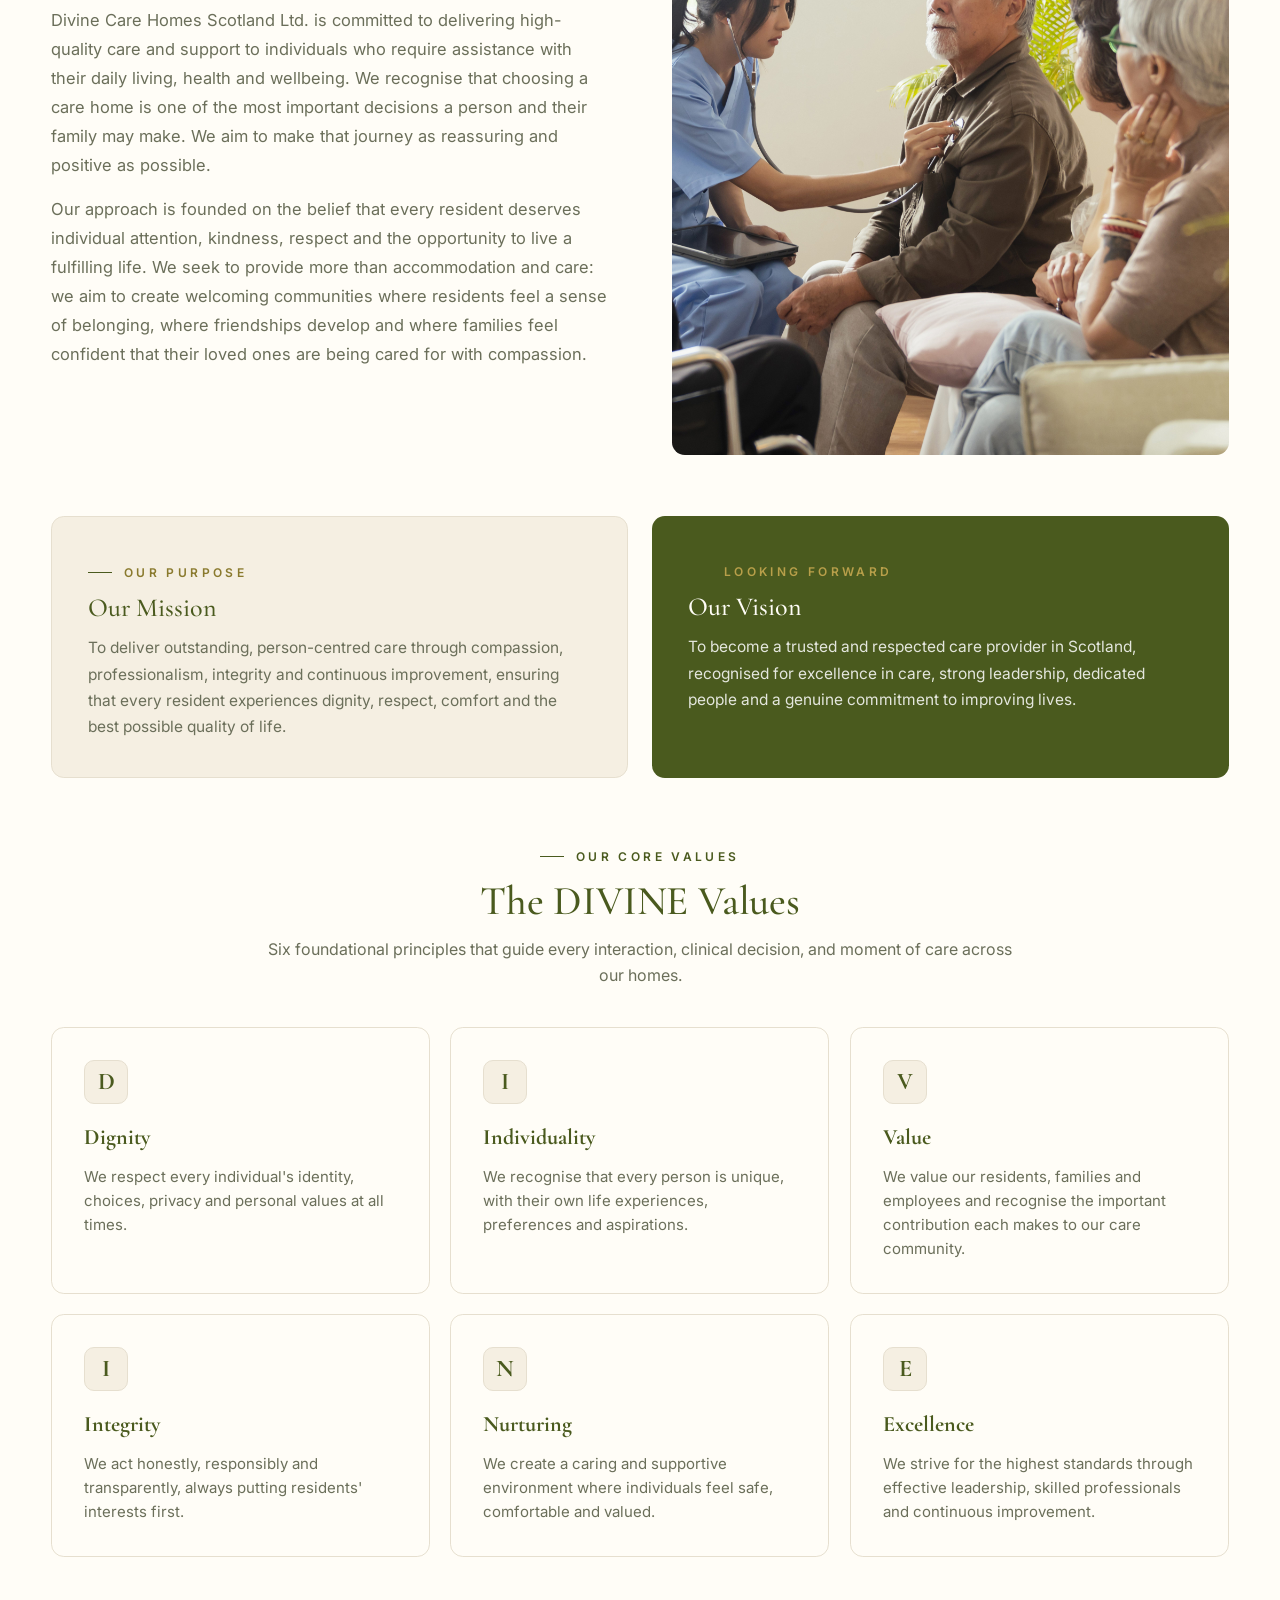
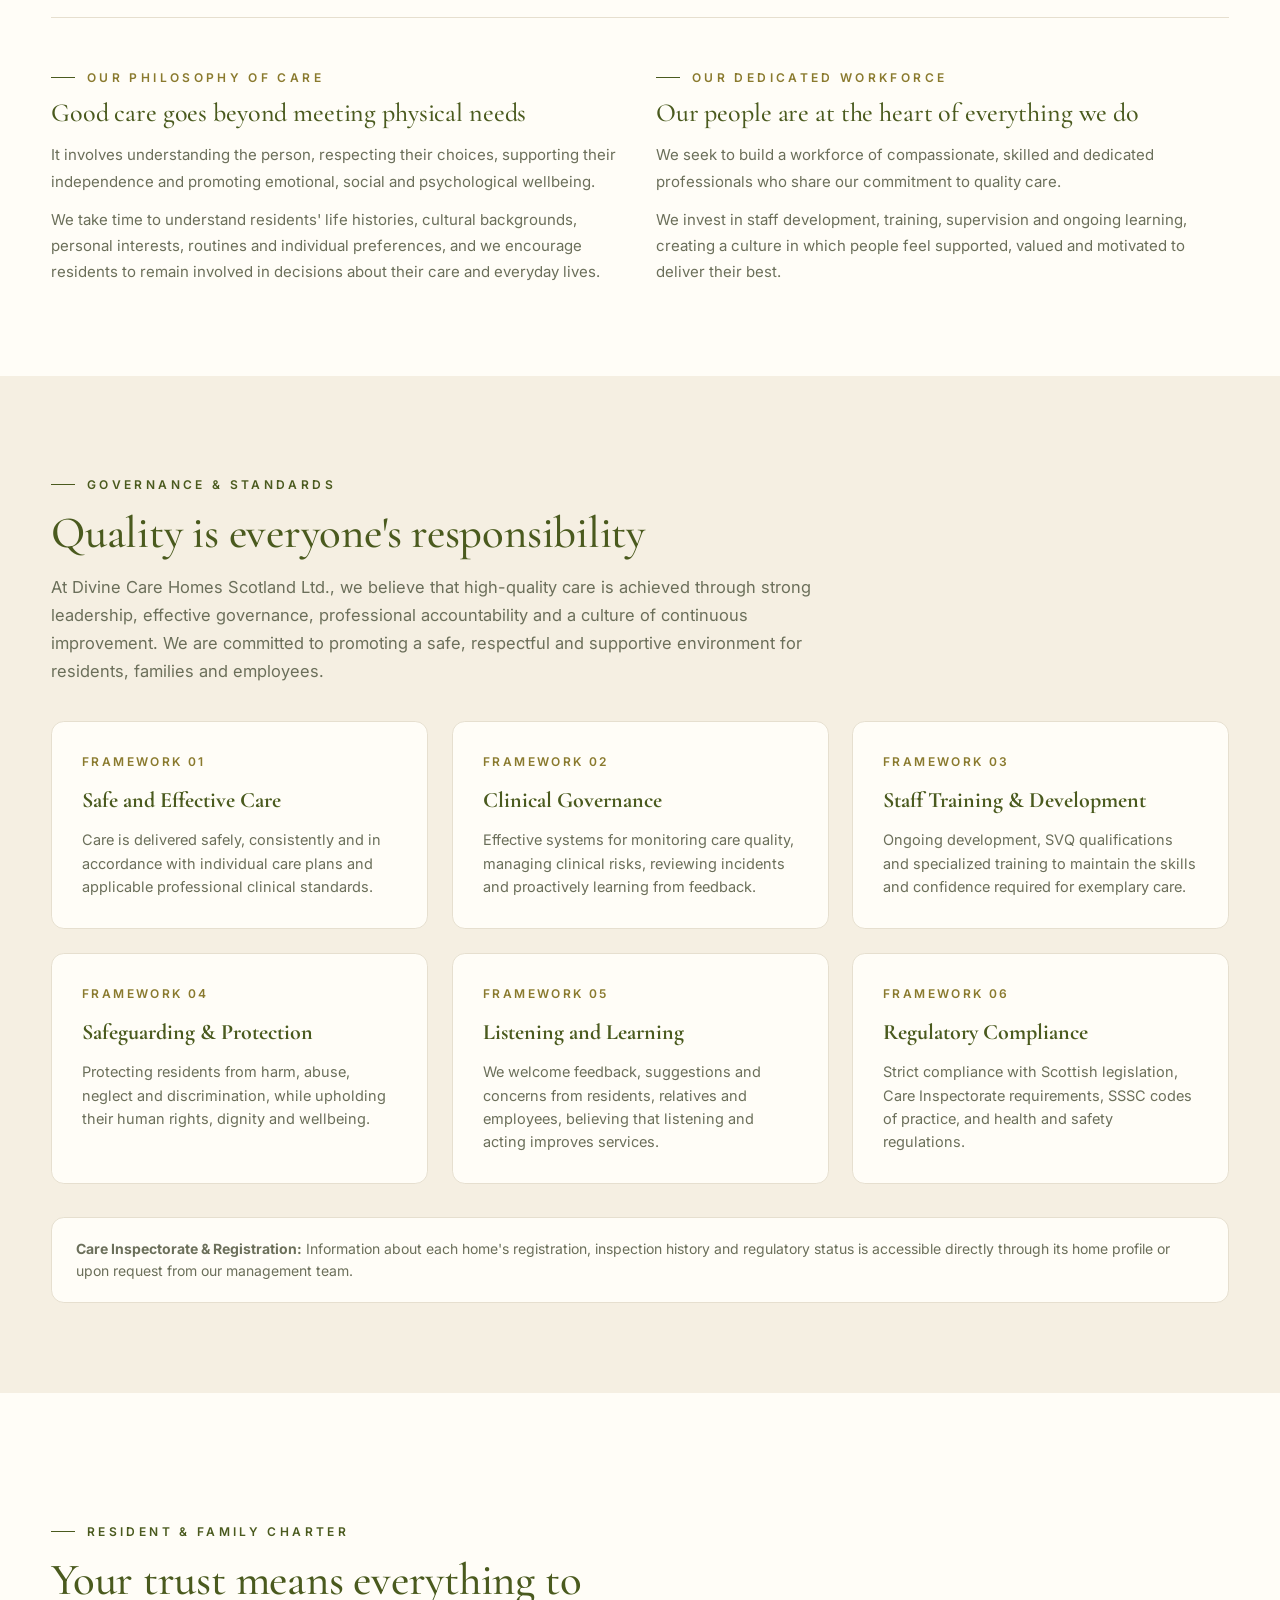
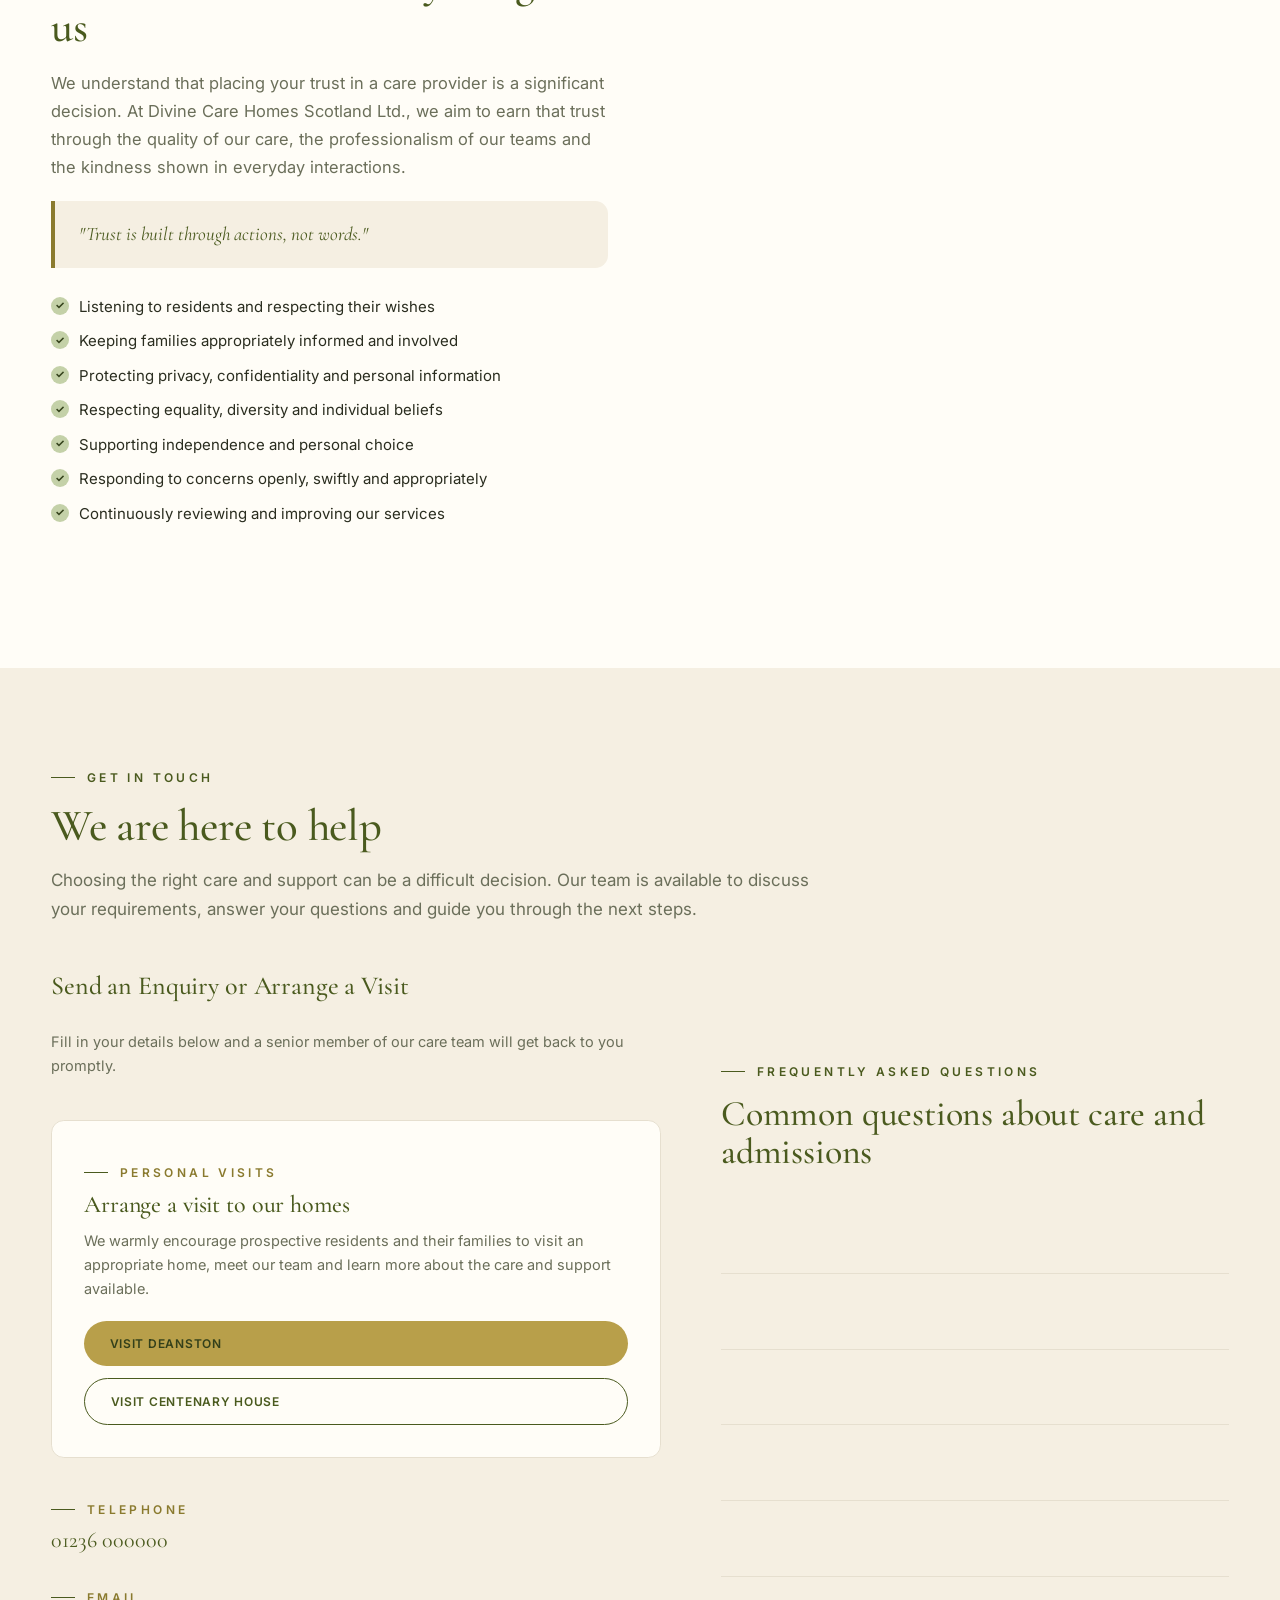
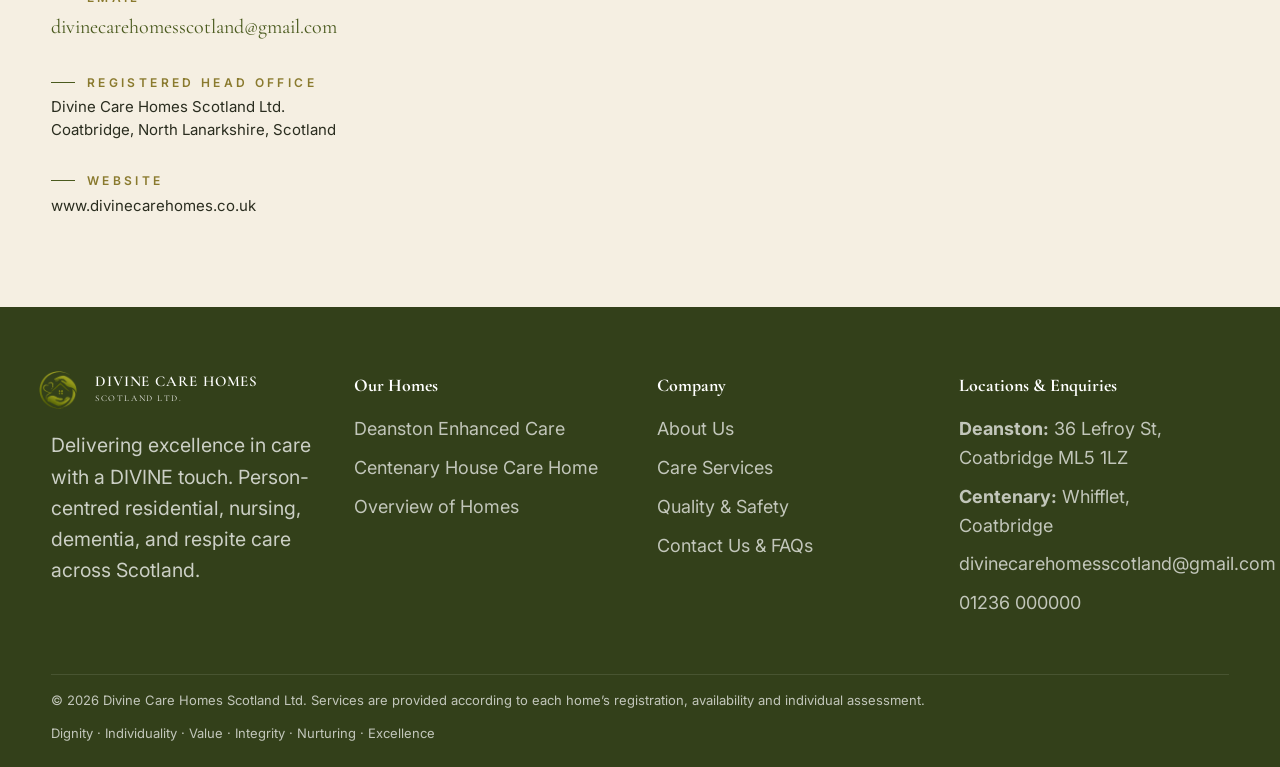
<file: careers.html>
<!doctype html>
<html lang="en">
<head>
<meta charset="utf-8" />
<meta http-equiv="refresh" content="0; url=index.html" />
<title>Divine Care Homes Scotland Ltd.</title>
<script>
  window.location.replace("index.html");
</script>
</head>
<body style="font-family:system-ui,sans-serif;display:flex;align-items:center;justify-content:center;height:100vh;margin:0;background:#f5efe2;color:#4a5a1e">
  <p>Redirecting to <a href="index.html" style="color:#4a5a1e;font-weight:bold">Divine Care Homes Scotland Ltd.</a>...</p>
</body>
</html>
</file>
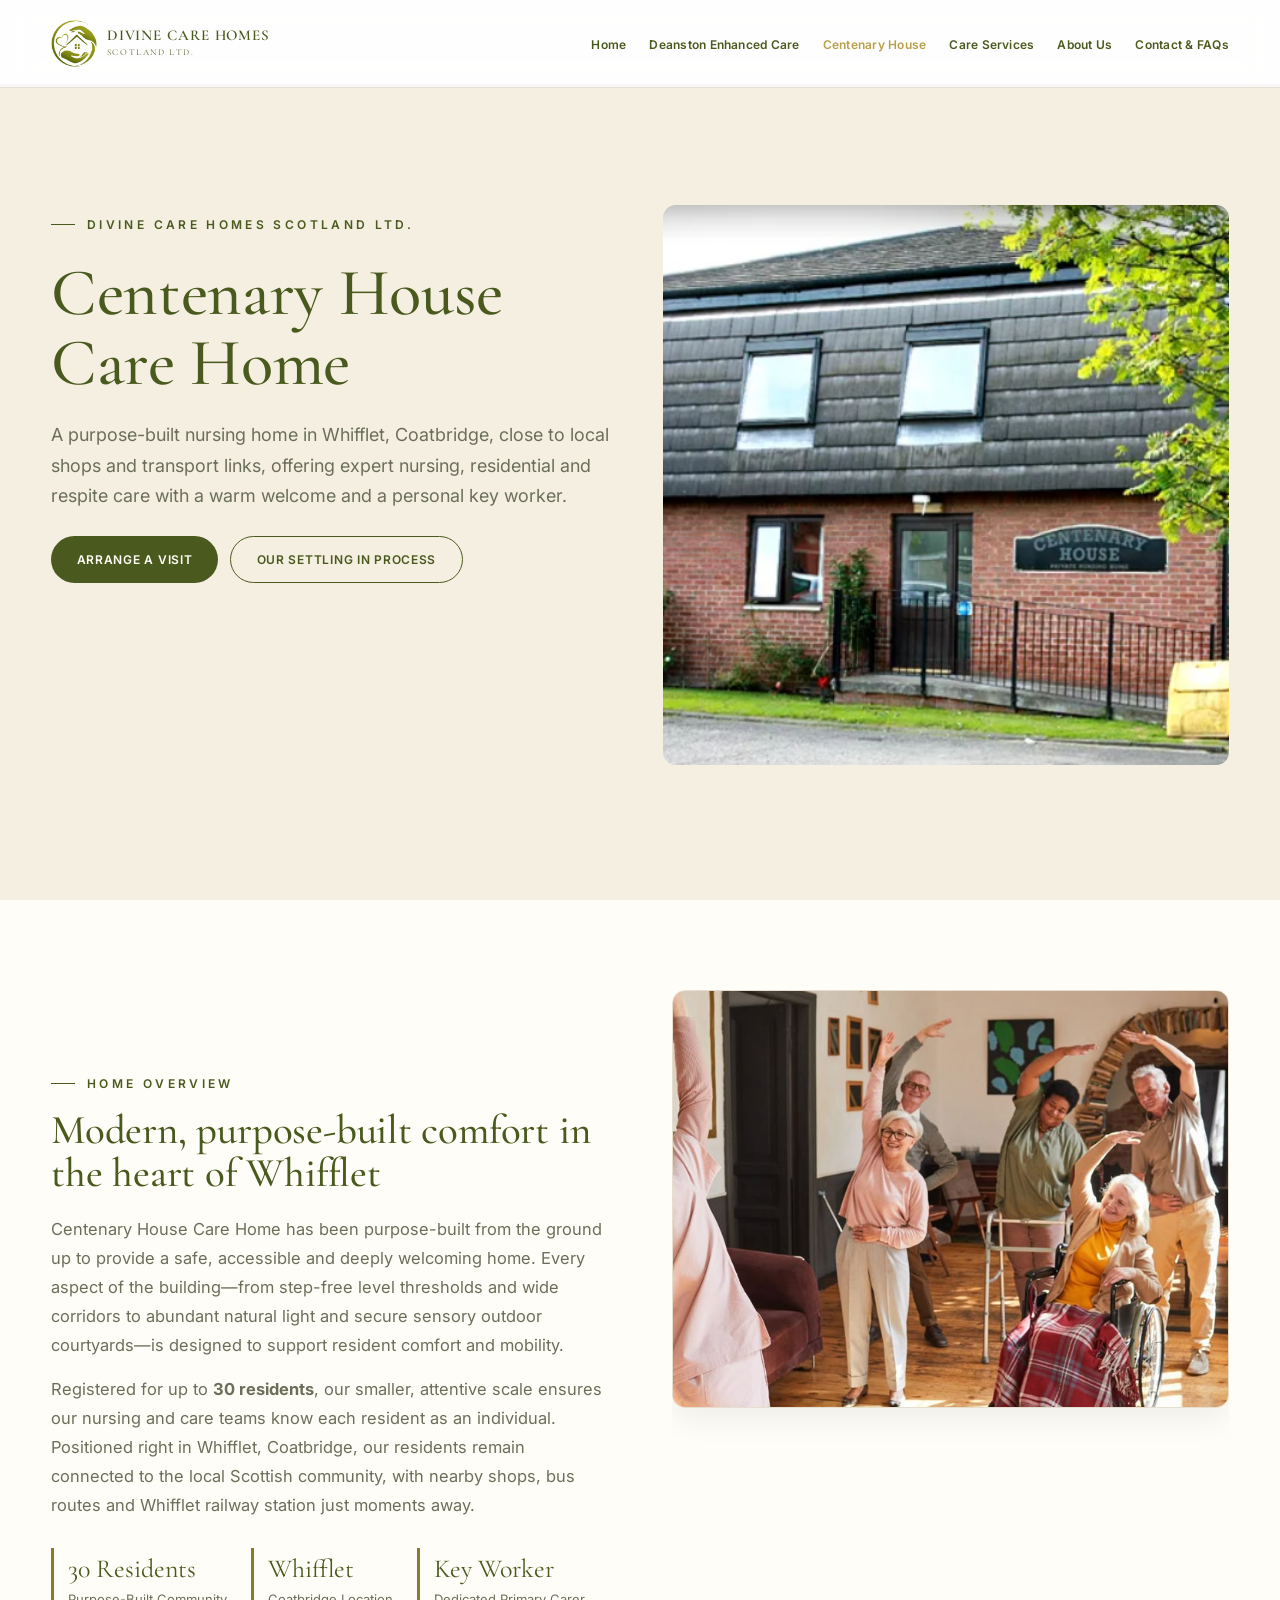
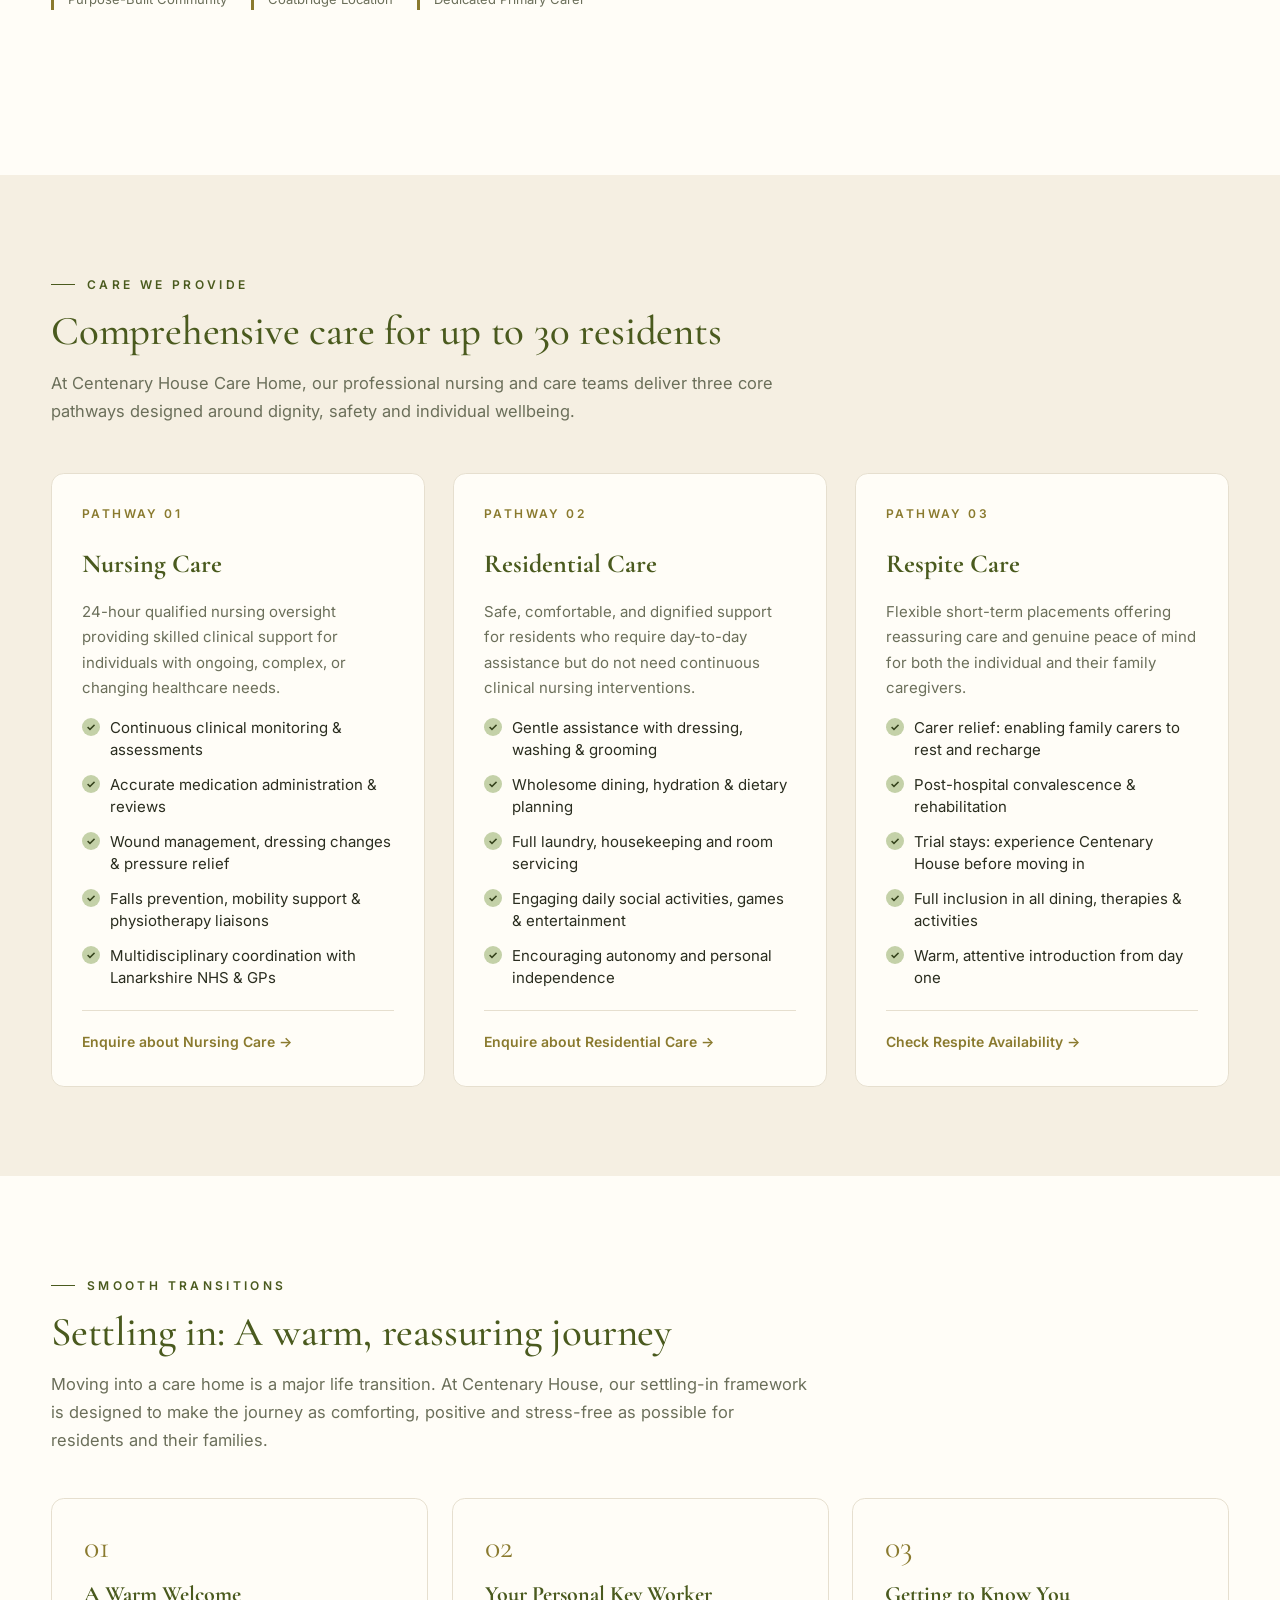
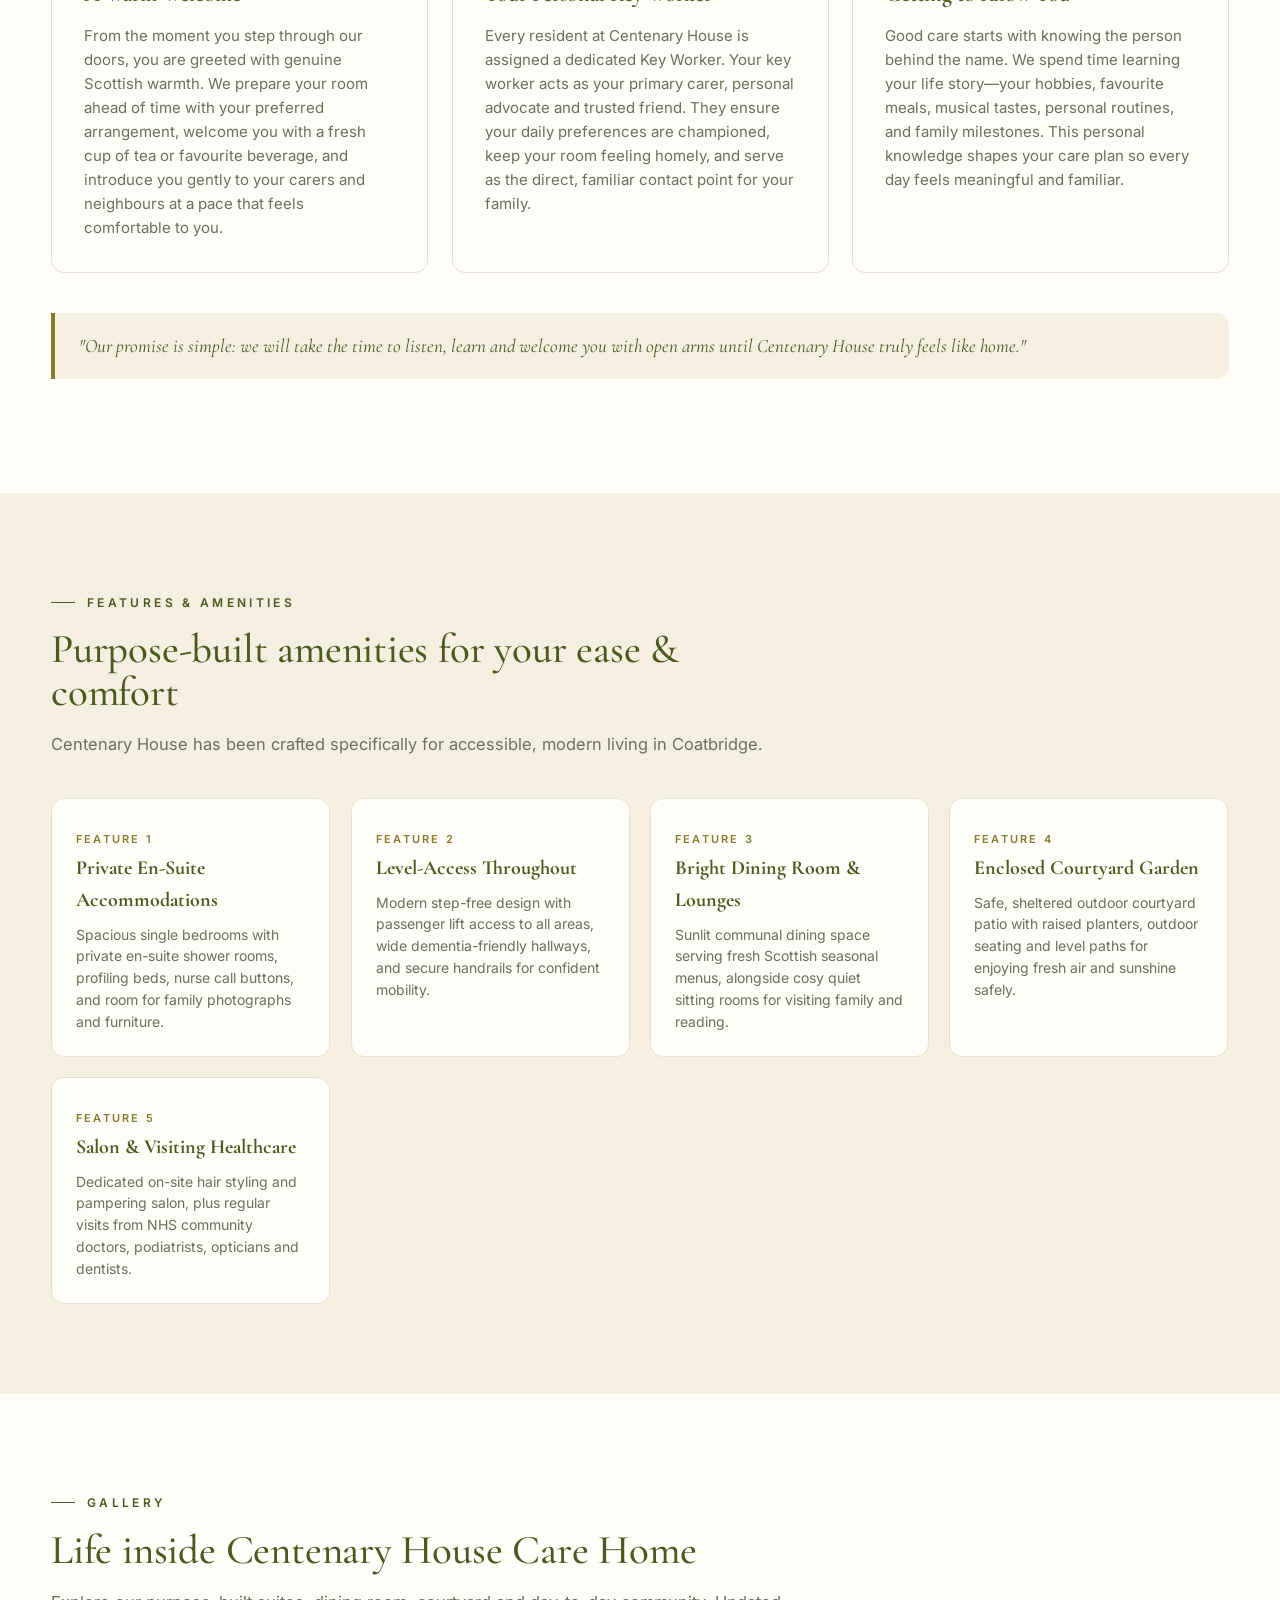
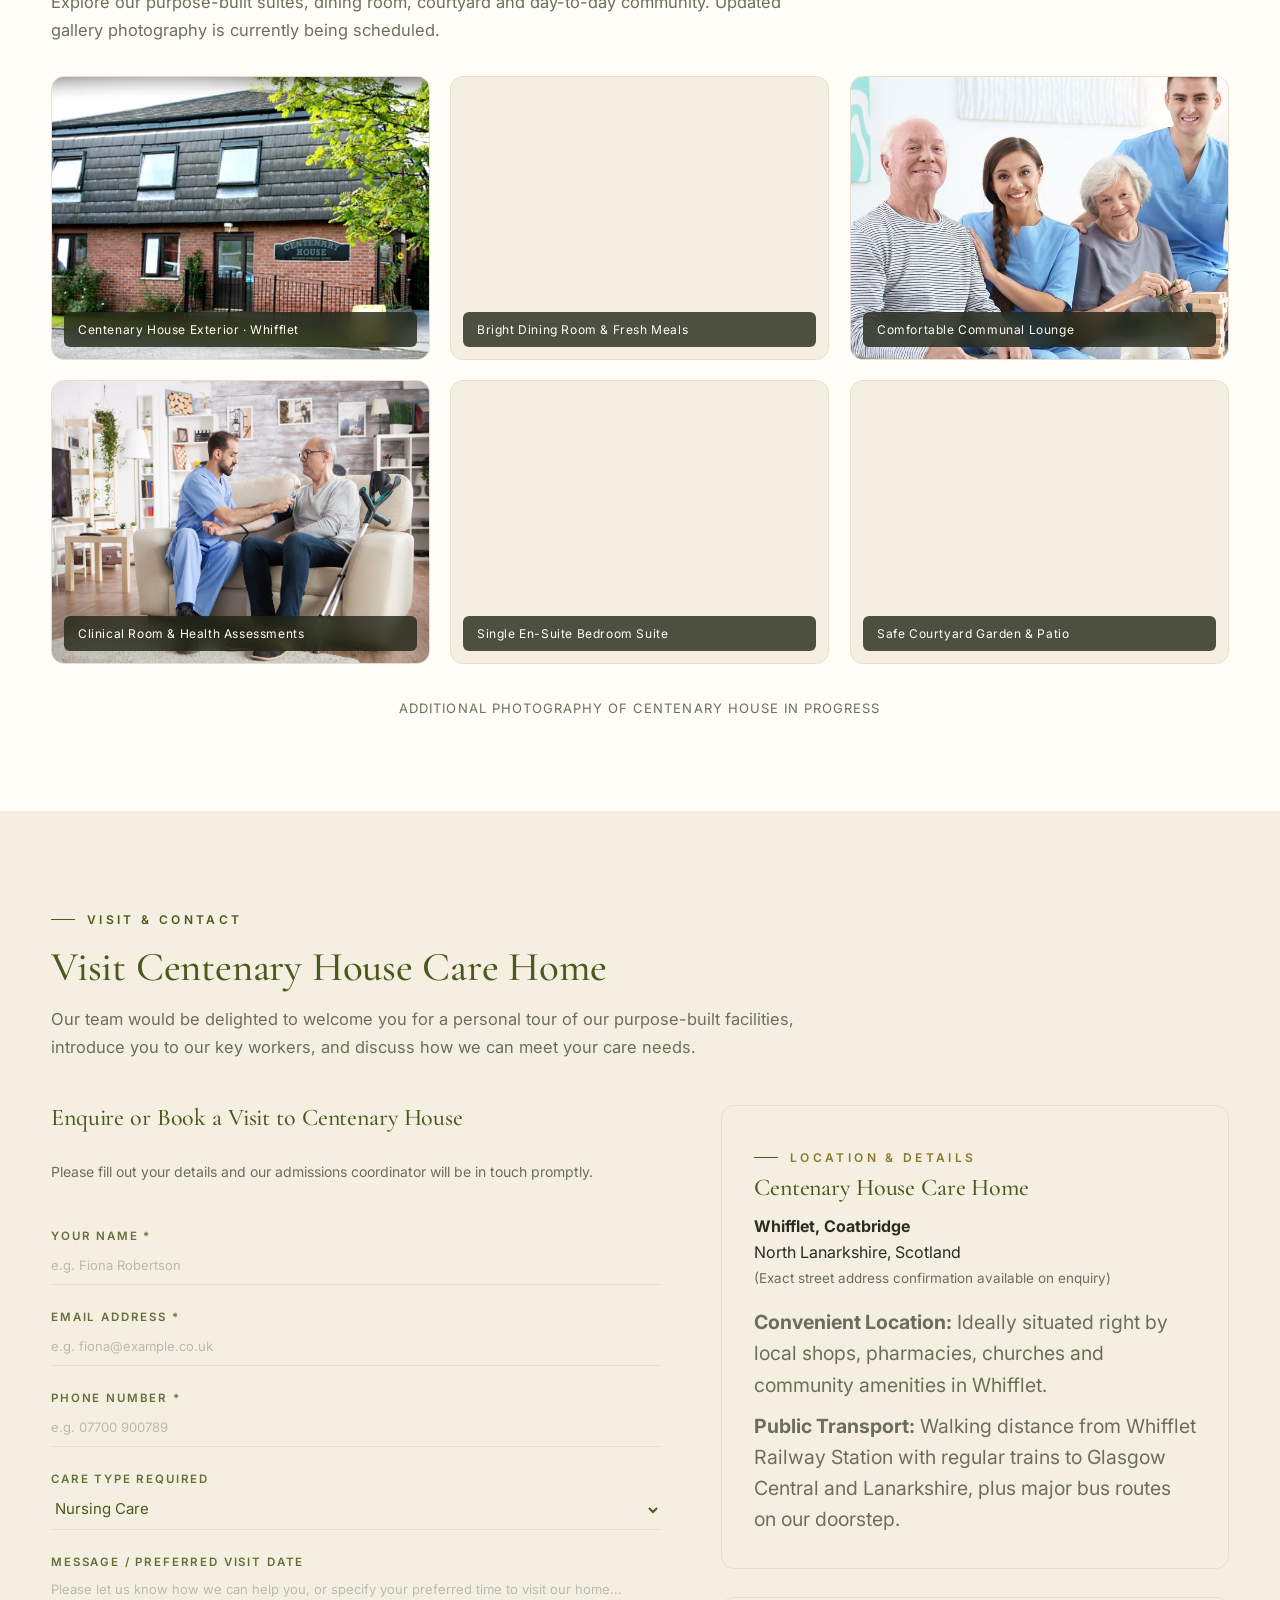
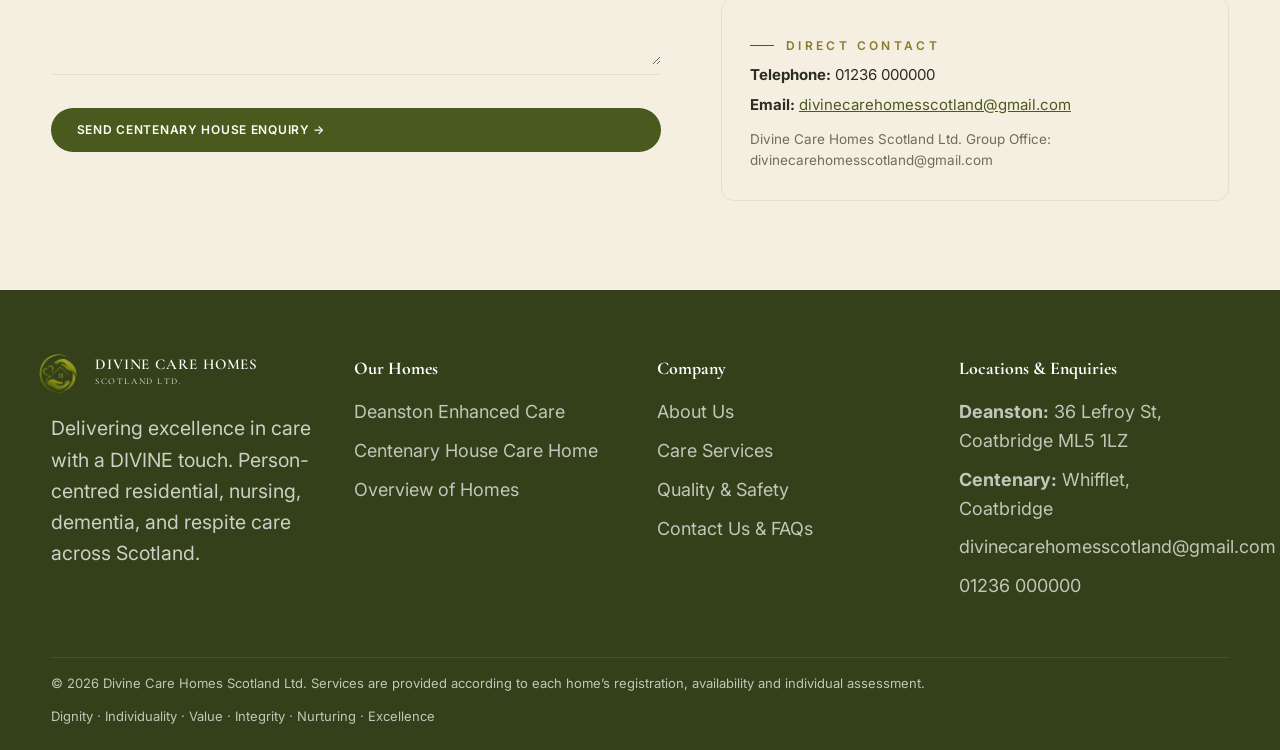
<file: centenary.html>
<!doctype html>
<html lang="en">
<head>
<meta charset="utf-8" />
<meta name="viewport" content="width=device-width,initial-scale=1" />
<title>Centenary House Care Home | Divine Care Homes Scotland Ltd.</title>
<meta name="description" content="Centenary House Care Home is a purpose-built nursing home in Whifflet, Coatbridge, offering personalised nursing, residential and respite care for up to 30 residents." />
<meta property="og:title" content="Centenary House Care Home | Divine Care Homes Scotland Ltd." />
<meta property="og:description" content="Up to 30 residents · Purpose-built · Whifflet, Coatbridge · Nursing, residential and respite care with a personal key worker." />
<meta property="og:type" content="website" />
<link rel="preconnect" href="https://fonts.googleapis.com">
<link rel="preconnect" href="https://fonts.gstatic.com" crossorigin>
<link href="https://fonts.googleapis.com/css2?family=Cormorant+Garamond:wght@400;500;600;700&family=Inter:wght@400;500;600&display=swap" rel="stylesheet">
<link rel="icon" type="image/png" href="logo.png" />
<link rel="stylesheet" href="styles.css?v=3" />
</head>
<body data-page="centenary">
<div id="site-header" data-variant="light"></div>

<!-- PAGE HERO -->
<section class="page-hero">
  <div class="container">
    <div class="grid">
      <div>
        <span class="eyebrow reveal">Divine Care Homes Scotland Ltd.</span>
        <h1 class="display reveal delay-1">Centenary House Care Home</h1>
        <p class="reveal delay-2" style="font-size:18px;line-height:1.7;margin-top:14px">A purpose-built nursing home in Whifflet, Coatbridge, close to local shops and transport links, offering expert nursing, residential and respite care with a warm welcome and a personal key worker.</p>
        <div style="margin-top:24px;display:flex;gap:12px;flex-wrap:wrap" class="reveal delay-3">
          <a href="#visit" class="btn dark">Arrange a Visit</a>
          <a href="#settling-in" class="btn ghost" style="color:var(--navy);border-color:var(--navy)">Our Settling In Process</a>
        </div>
      </div>
      <div class="hero-img reveal delay-2">
        <img src="images/cenetary house.png" alt="Centenary House Care Home Whifflet" fetchpriority="high" decoding="async"/>
      </div>
    </div>
  </div>
</section>

<!-- OVERVIEW SECTION -->
<section class="section" id="overview">
  <div class="container two-col" style="align-items:center">
    <div class="reveal-left">
      <span class="eyebrow">Home Overview</span>
      <h2 class="display" style="color:var(--navy);font-size:clamp(30px,3.2vw,46px);margin:16px 0 20px">Modern, purpose-built comfort in the heart of Whifflet</h2>
      <p class="muted" style="font-size:16.5px;line-height:1.75;margin-bottom:16px">Centenary House Care Home has been purpose-built from the ground up to provide a safe, accessible and deeply welcoming home. Every aspect of the building—from step-free level thresholds and wide corridors to abundant natural light and secure sensory outdoor courtyards—is designed to support resident comfort and mobility.</p>
      <p class="muted" style="font-size:16.5px;line-height:1.75;margin-bottom:20px">Registered for up to <strong>30 residents</strong>, our smaller, attentive scale ensures our nursing and care teams know each resident as an individual. Positioned right in Whifflet, Coatbridge, our residents remain connected to the local Scottish community, with nearby shops, bus routes and Whifflet railway station just moments away.</p>
      
      <div style="display:flex;gap:24px;flex-wrap:wrap;margin-top:28px">
        <div style="border-left:3px solid var(--gold);padding-left:14px">
          <div style="font-family:var(--font-display);font-size:26px;color:var(--navy)">30 Residents</div>
          <div style="font-size:13px;color:var(--muted)">Purpose-Built Community</div>
        </div>
        <div style="border-left:3px solid var(--gold);padding-left:14px">
          <div style="font-family:var(--font-display);font-size:26px;color:var(--navy)">Whifflet</div>
          <div style="font-size:13px;color:var(--muted)">Coatbridge Location</div>
        </div>
        <div style="border-left:3px solid var(--gold);padding-left:14px">
          <div style="font-family:var(--font-display);font-size:26px;color:var(--navy)">Key Worker</div>
          <div style="font-size:13px;color:var(--muted)">Dedicated Primary Carer</div>
        </div>
      </div>
    </div>

    <div class="col-img reveal-right delay-1">
      <div style="aspect-ratio:4/3;overflow:hidden;border-radius:var(--radius);border:1px solid var(--line);box-shadow:0 12px 30px rgba(0,0,0,0.06)">
        <img src="images/Home care/3.jfif" alt="Centenary House Care Living" style="width:100%;height:100%;object-fit:cover" loading="lazy" decoding="async"/>
      </div>
    </div>
  </div>
</section>

<!-- CARE WE PROVIDE: NURSING, RESIDENTIAL, RESPITE -->
<section class="section cream" id="care-we-provide">
  <div class="container">
    <div style="max-width:760px;margin-bottom:48px">
      <span class="eyebrow reveal">Care We Provide</span>
      <h2 class="display reveal delay-1" style="color:var(--navy);font-size:clamp(30px,3.2vw,48px);margin:16px 0 16px">Comprehensive care for up to 30 residents</h2>
      <p class="muted reveal delay-2" style="font-size:16.5px;line-height:1.7">At Centenary House Care Home, our professional nursing and care teams deliver three core pathways designed around dignity, safety and individual wellbeing.</p>
    </div>

    <div style="display:grid;grid-template-columns:repeat(auto-fit,minmax(300px,1fr));gap:28px">
      <!-- NURSING CARE -->
      <div class="qa-card reveal" style="display:flex;flex-direction:column">
        <span class="qa-card-num">Pathway 01</span>
        <h3 style="font-family:var(--font-display);font-size:26px;color:var(--navy);margin:8px 0 14px">Nursing Care</h3>
        <p class="muted" style="font-size:15px;line-height:1.7;margin-bottom:16px">24-hour qualified nursing oversight providing skilled clinical support for individuals with ongoing, complex, or changing healthcare needs.</p>
        <ul class="care-check-list" style="grid-template-columns:1fr;margin:0 0 20px">
          <li>Continuous clinical monitoring & assessments</li>
          <li>Accurate medication administration & reviews</li>
          <li>Wound management, dressing changes & pressure relief</li>
          <li>Falls prevention, mobility support & physiotherapy liaisons</li>
          <li>Multidisciplinary coordination with Lanarkshire NHS & GPs</li>
        </ul>
        <div style="margin-top:auto;padding-top:16px;border-top:1px solid var(--line)">
          <a href="#visit" style="font-size:14px;color:var(--gold);font-weight:600">Enquire about Nursing Care →</a>
        </div>
      </div>

      <!-- RESIDENTIAL CARE -->
      <div class="qa-card reveal delay-1" style="display:flex;flex-direction:column">
        <span class="qa-card-num">Pathway 02</span>
        <h3 style="font-family:var(--font-display);font-size:26px;color:var(--navy);margin:8px 0 14px">Residential Care</h3>
        <p class="muted" style="font-size:15px;line-height:1.7;margin-bottom:16px">Safe, comfortable, and dignified support for residents who require day-to-day assistance but do not need continuous clinical nursing interventions.</p>
        <ul class="care-check-list" style="grid-template-columns:1fr;margin:0 0 20px">
          <li>Gentle assistance with dressing, washing & grooming</li>
          <li>Wholesome dining, hydration & dietary planning</li>
          <li>Full laundry, housekeeping and room servicing</li>
          <li>Engaging daily social activities, games & entertainment</li>
          <li>Encouraging autonomy and personal independence</li>
        </ul>
        <div style="margin-top:auto;padding-top:16px;border-top:1px solid var(--line)">
          <a href="#visit" style="font-size:14px;color:var(--gold);font-weight:600">Enquire about Residential Care →</a>
        </div>
      </div>

      <!-- RESPITE CARE -->
      <div class="qa-card reveal delay-2" style="display:flex;flex-direction:column">
        <span class="qa-card-num">Pathway 03</span>
        <h3 style="font-family:var(--font-display);font-size:26px;color:var(--navy);margin:8px 0 14px">Respite Care</h3>
        <p class="muted" style="font-size:15px;line-height:1.7;margin-bottom:16px">Flexible short-term placements offering reassuring care and genuine peace of mind for both the individual and their family caregivers.</p>
        <ul class="care-check-list" style="grid-template-columns:1fr;margin:0 0 20px">
          <li>Carer relief: enabling family carers to rest and recharge</li>
          <li>Post-hospital convalescence & rehabilitation</li>
          <li>Trial stays: experience Centenary House before moving in</li>
          <li>Full inclusion in all dining, therapies & activities</li>
          <li>Warm, attentive introduction from day one</li>
        </ul>
        <div style="margin-top:auto;padding-top:16px;border-top:1px solid var(--line)">
          <a href="#visit" style="font-size:14px;color:var(--gold);font-weight:600">Check Respite Availability →</a>
        </div>
      </div>
    </div>
  </div>
</section>

<!-- SETTLING IN SECTION -->
<section class="section" id="settling-in">
  <div class="container">
    <div style="max-width:760px;margin-bottom:44px">
      <span class="eyebrow reveal">Smooth Transitions</span>
      <h2 class="display reveal delay-1" style="color:var(--navy);font-size:clamp(30px,3.2vw,48px);margin:16px 0 16px">Settling in: A warm, reassuring journey</h2>
      <p class="muted reveal delay-2" style="font-size:16.5px;line-height:1.7">Moving into a care home is a major life transition. At Centenary House, our settling-in framework is designed to make the journey as comforting, positive and stress-free as possible for residents and their families.</p>
    </div>

    <div class="settling-grid">
      <!-- 1. WELCOME -->
      <article class="settling-card reveal">
        <div class="settling-step">01</div>
        <h3>A Warm Welcome</h3>
        <p>From the moment you step through our doors, you are greeted with genuine Scottish warmth. We prepare your room ahead of time with your preferred arrangement, welcome you with a fresh cup of tea or favourite beverage, and introduce you gently to your carers and neighbours at a pace that feels comfortable to you.</p>
      </article>

      <!-- 2. KEY WORKER -->
      <article class="settling-card reveal delay-1">
        <div class="settling-step">02</div>
        <h3>Your Personal Key Worker</h3>
        <p>Every resident at Centenary House is assigned a dedicated Key Worker. Your key worker acts as your primary carer, personal advocate and trusted friend. They ensure your daily preferences are championed, keep your room feeling homely, and serve as the direct, familiar contact point for your family.</p>
      </article>

      <!-- 3. GETTING TO KNOW YOU -->
      <article class="settling-card reveal delay-2">
        <div class="settling-step">03</div>
        <h3>Getting to Know You</h3>
        <p>Good care starts with knowing the person behind the name. We spend time learning your life story—your hobbies, favourite meals, musical tastes, personal routines, and family milestones. This personal knowledge shapes your care plan so every day feels meaningful and familiar.</p>
      </article>
    </div>

    <!-- SETTLING IN CALLOUT -->
    <div class="divine-touch-quote reveal" style="margin-top:40px">
      "Our promise is simple: we will take the time to listen, learn and welcome you with open arms until Centenary House truly feels like home."
    </div>
  </div>
</section>

<!-- FACILITIES -->
<section class="section cream" id="facilities">
  <div class="container">
    <div style="max-width:760px;margin-bottom:40px">
      <span class="eyebrow reveal">Features & Amenities</span>
      <h2 class="display reveal delay-1" style="color:var(--navy);font-size:clamp(30px,3.2vw,48px);margin:16px 0 16px">Purpose-built amenities for your ease & comfort</h2>
      <p class="muted reveal delay-2" style="font-size:16.5px;line-height:1.7">Centenary House has been crafted specifically for accessible, modern living in Coatbridge.</p>
    </div>

    <div class="facility-grid">
      <div class="facility-card reveal">
        <span style="font-size:11px;letter-spacing:0.2em;color:var(--gold);text-transform:uppercase;font-weight:600">Feature 1</span>
        <h4>Private En-Suite Accommodations</h4>
        <p>Spacious single bedrooms with private en-suite shower rooms, profiling beds, nurse call buttons, and room for family photographs and furniture.</p>
      </div>

      <div class="facility-card reveal delay-1">
        <span style="font-size:11px;letter-spacing:0.2em;color:var(--gold);text-transform:uppercase;font-weight:600">Feature 2</span>
        <h4>Level-Access Throughout</h4>
        <p>Modern step-free design with passenger lift access to all areas, wide dementia-friendly hallways, and secure handrails for confident mobility.</p>
      </div>

      <div class="facility-card reveal delay-2">
        <span style="font-size:11px;letter-spacing:0.2em;color:var(--gold);text-transform:uppercase;font-weight:600">Feature 3</span>
        <h4>Bright Dining Room & Lounges</h4>
        <p>Sunlit communal dining space serving fresh Scottish seasonal menus, alongside cosy quiet sitting rooms for visiting family and reading.</p>
      </div>

      <div class="facility-card reveal">
        <span style="font-size:11px;letter-spacing:0.2em;color:var(--gold);text-transform:uppercase;font-weight:600">Feature 4</span>
        <h4>Enclosed Courtyard Garden</h4>
        <p>Safe, sheltered outdoor courtyard patio with raised planters, outdoor seating and level paths for enjoying fresh air and sunshine safely.</p>
      </div>

      <div class="facility-card reveal delay-1">
        <span style="font-size:11px;letter-spacing:0.2em;color:var(--gold);text-transform:uppercase;font-weight:600">Feature 5</span>
        <h4>Salon & Visiting Healthcare</h4>
        <p>Dedicated on-site hair styling and pampering salon, plus regular visits from NHS community doctors, podiatrists, opticians and dentists.</p>
      </div>
    </div>
  </div>
</section>

<!-- GALLERY -->
<section class="section" id="gallery">
  <div class="container">
    <div style="max-width:760px;margin-bottom:32px">
      <span class="eyebrow reveal">Gallery</span>
      <h2 class="display reveal delay-1" style="color:var(--navy);font-size:clamp(30px,3.2vw,48px);margin:16px 0 16px">Life inside Centenary House Care Home</h2>
      <p class="muted reveal delay-2" style="font-size:16.5px;line-height:1.7">Explore our purpose-built suites, dining room, courtyard and day-to-day community. Updated gallery photography is currently being scheduled.</p>
    </div>

    <div class="gallery-grid">
      <div class="gallery-item reveal">
        <img src="images/cenetary house.png" alt="Centenary House Exterior" loading="lazy" decoding="async"/>
        <div class="gallery-badge">Centenary House Exterior · Whifflet</div>
      </div>
      <div class="gallery-item reveal delay-1">
        <img src="images/dining.jpg" alt="Dining Room and Fresh Dining" loading="lazy" decoding="async"/>
        <div class="gallery-badge">Bright Dining Room & Fresh Meals</div>
      </div>
      <div class="gallery-item reveal delay-2">
        <img src="images/Home care/4.jfif" alt="Resident Lounge and Social Area" loading="lazy" decoding="async"/>
        <div class="gallery-badge">Comfortable Communal Lounge</div>
      </div>
      <div class="gallery-item reveal">
        <img src="images/Home care 1/doctor-bp-check.jpg" alt="Clinical Consultations & Health Checks" loading="lazy" decoding="async"/>
        <div class="gallery-badge">Clinical Room & Health Assessments</div>
      </div>
      <div class="gallery-item reveal delay-1">
        <img src="images/suite.jpg" alt="Private Bedroom Suite at Centenary House" loading="lazy" decoding="async"/>
        <div class="gallery-badge">Single En-Suite Bedroom Suite</div>
      </div>
      <div class="gallery-item reveal delay-2">
        <img src="images/Home care 1/nurse-wheelchair-garden.jpg" alt="Enclosed Courtyard Garden Walks" loading="lazy" decoding="async"/>
        <div class="gallery-badge">Safe Courtyard Garden & Patio</div>
      </div>
    </div>

    <div style="text-align:center;margin-top:28px" class="reveal">
      <span style="font-size:13px;color:var(--muted);letter-spacing:0.08em;text-transform:uppercase">Additional photography of Centenary House in progress</span>
    </div>
  </div>
</section>

<!-- VISIT AND CONTACT SECTION -->
<section class="section cream" id="visit">
  <div class="container">
    <div style="max-width:760px;margin-bottom:44px">
      <span class="eyebrow reveal">Visit & Contact</span>
      <h2 class="display reveal delay-1" style="color:var(--navy);font-size:clamp(30px,3.2vw,48px);margin:16px 0 16px">Visit Centenary House Care Home</h2>
      <p class="muted reveal delay-2" style="font-size:16.5px;line-height:1.7">Our team would be delighted to welcome you for a personal tour of our purpose-built facilities, introduce you to our key workers, and discuss how we can meet your care needs.</p>
    </div>

    <div class="contact-grid">
      <!-- CENTENARY ENQUIRY FORM -->
      <div>
        <form class="enquiry reveal">
          <h3 class="display" style="color:var(--navy);font-size:24px;margin-bottom:8px">Enquire or Book a Visit to Centenary House</h3>
          <p class="muted" style="font-size:14px;margin-bottom:20px">Please fill out your details and our admissions coordinator will be in touch promptly.</p>
          
          <input type="hidden" name="home" value="Centenary House Care Home"/>

          <div class="field">
            <label>Your Name *</label>
            <input type="text" name="name" required placeholder="e.g. Fiona Robertson"/>
          </div>
          <div class="field">
            <label>Email Address *</label>
            <input type="email" name="email" required placeholder="e.g. fiona@example.co.uk"/>
          </div>
          <div class="field">
            <label>Phone Number *</label>
            <input type="tel" name="phone" required placeholder="e.g. 07700 900789"/>
          </div>
          <div class="field">
            <label>Care Type Required</label>
            <select name="care_type">
              <option value="nursing">Nursing Care</option>
              <option value="residential">Residential Care</option>
              <option value="respite">Respite / Short Stay</option>
              <option value="other">General Enquiry / Not sure</option>
            </select>
          </div>
          <div class="field">
            <label>Message / Preferred Visit Date</label>
            <textarea name="message" placeholder="Please let us know how we can help you, or specify your preferred time to visit our home..."></textarea>
          </div>
          <button type="submit" class="btn dark" style="margin-top:10px">Send Centenary House Enquiry →</button>
        </form>
      </div>

      <!-- ADDRESS & TRANSPORT DETAILS -->
      <aside class="reveal delay-1">
        <div style="background:var(--cream);padding:32px;border-radius:var(--radius);border:1px solid var(--line);margin-bottom:28px">
          <span class="eyebrow" style="color:var(--gold)">Location & Details</span>
          <h3 class="display" style="color:var(--navy);font-size:24px;margin:8px 0 14px">Centenary House Care Home</h3>
          <p style="font-size:16px;color:var(--ink);line-height:1.6;margin-bottom:16px">
            <strong>Whifflet, Coatbridge</strong><br/>
            North Lanarkshire, Scotland<br/>
            <span style="font-size:13.5px;color:var(--muted)">(Exact street address confirmation available on enquiry)</span>
          </p>
          <div style="font-size:14.5px;color:var(--muted);line-height:1.6">
            <p style="margin-bottom:10px"><strong>Convenient Location:</strong> Ideally situated right by local shops, pharmacies, churches and community amenities in Whifflet.</p>
            <p><strong>Public Transport:</strong> Walking distance from Whifflet Railway Station with regular trains to Glasgow Central and Lanarkshire, plus major bus routes on our doorstep.</p>
          </div>
        </div>

        <div style="background:var(--cream);padding:28px;border-radius:var(--radius);border:1px solid var(--line)">
          <span class="eyebrow" style="color:var(--gold)">Direct Contact</span>
          <p style="font-size:15px;color:var(--ink);margin-top:8px"><strong>Telephone:</strong> 01236 000000</p>
          <p style="font-size:15px;color:var(--ink);margin-top:6px"><strong>Email:</strong> <a href="mailto:divinecarehomesscotland@gmail.com" style="color:var(--navy);text-decoration:underline">divinecarehomesscotland@gmail.com</a></p>
          <p style="font-size:13.5px;color:var(--muted);margin-top:12px">Divine Care Homes Scotland Ltd. Group Office: divinecarehomesscotland@gmail.com</p>
        </div>
      </aside>
    </div>
  </div>
</section>

<div id="site-footer"></div>
<script src="script.js?v=3"></script>
</body>
</html>
</file>
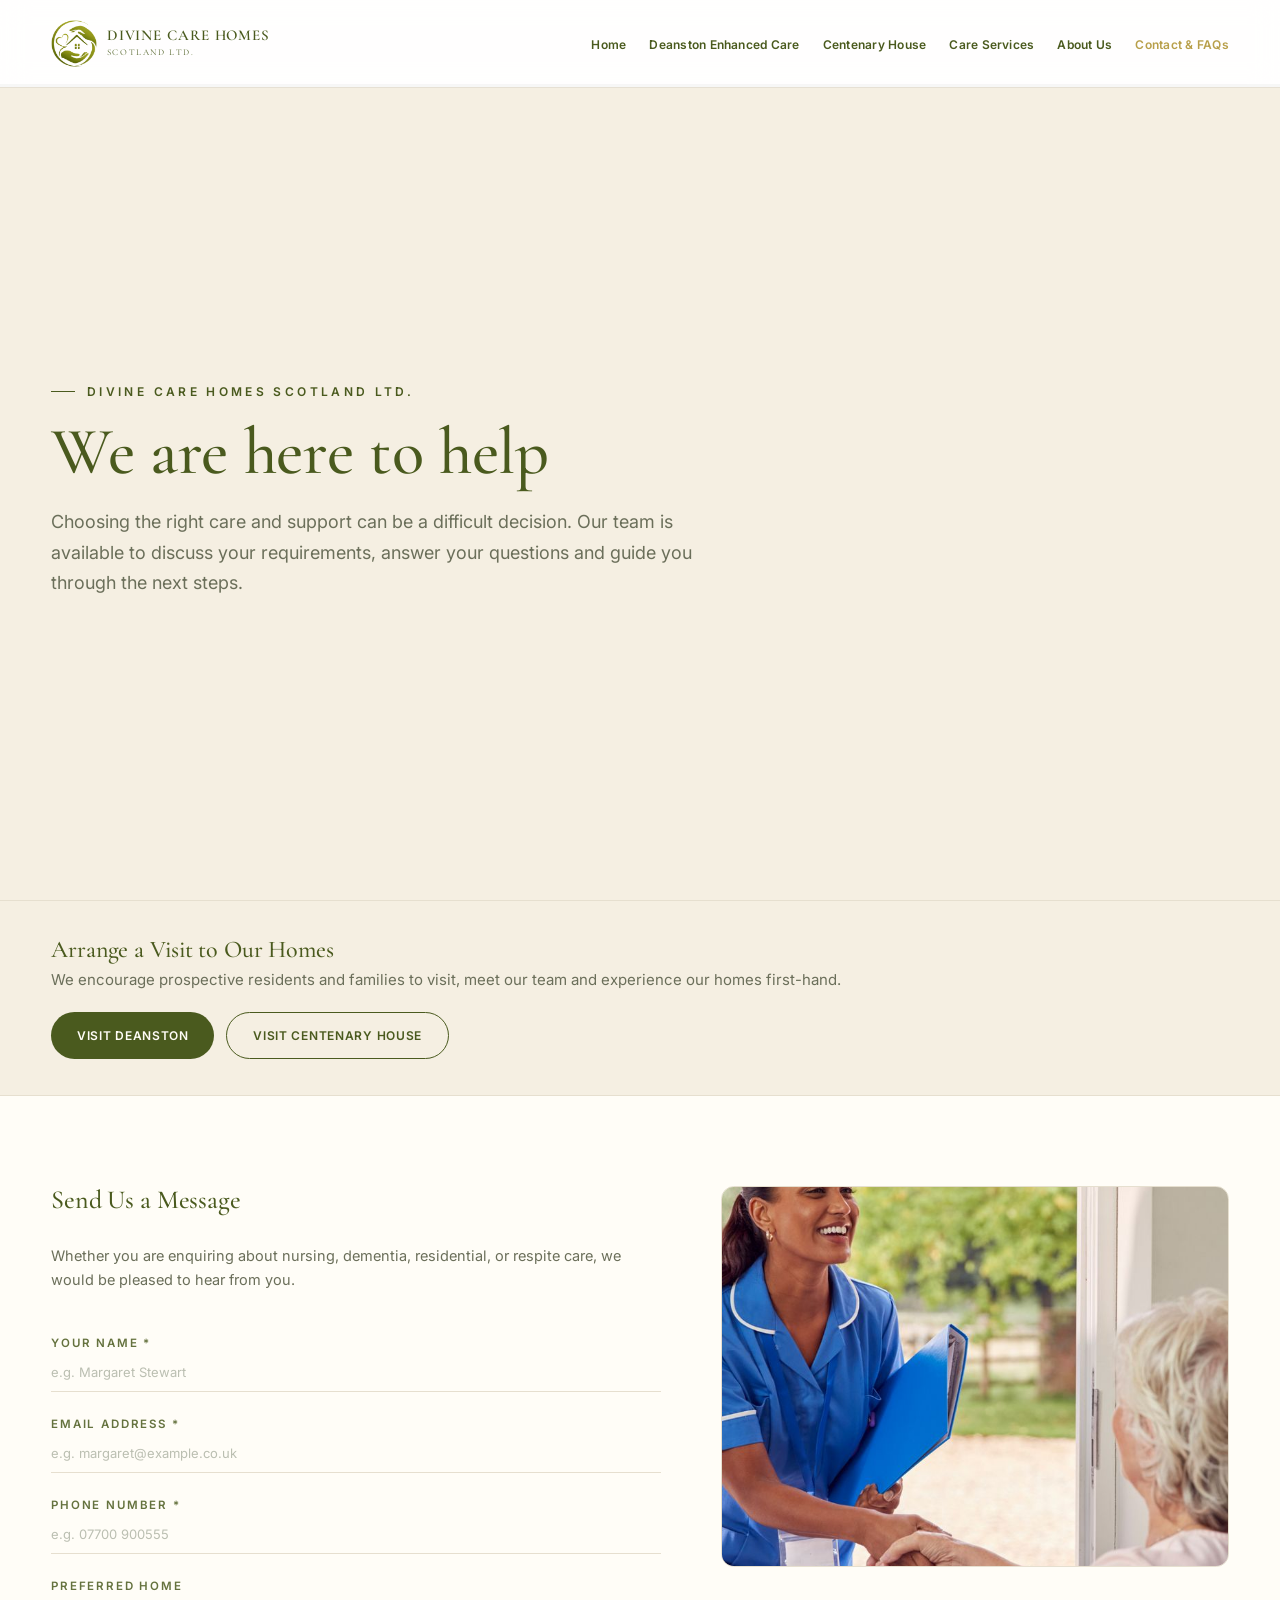
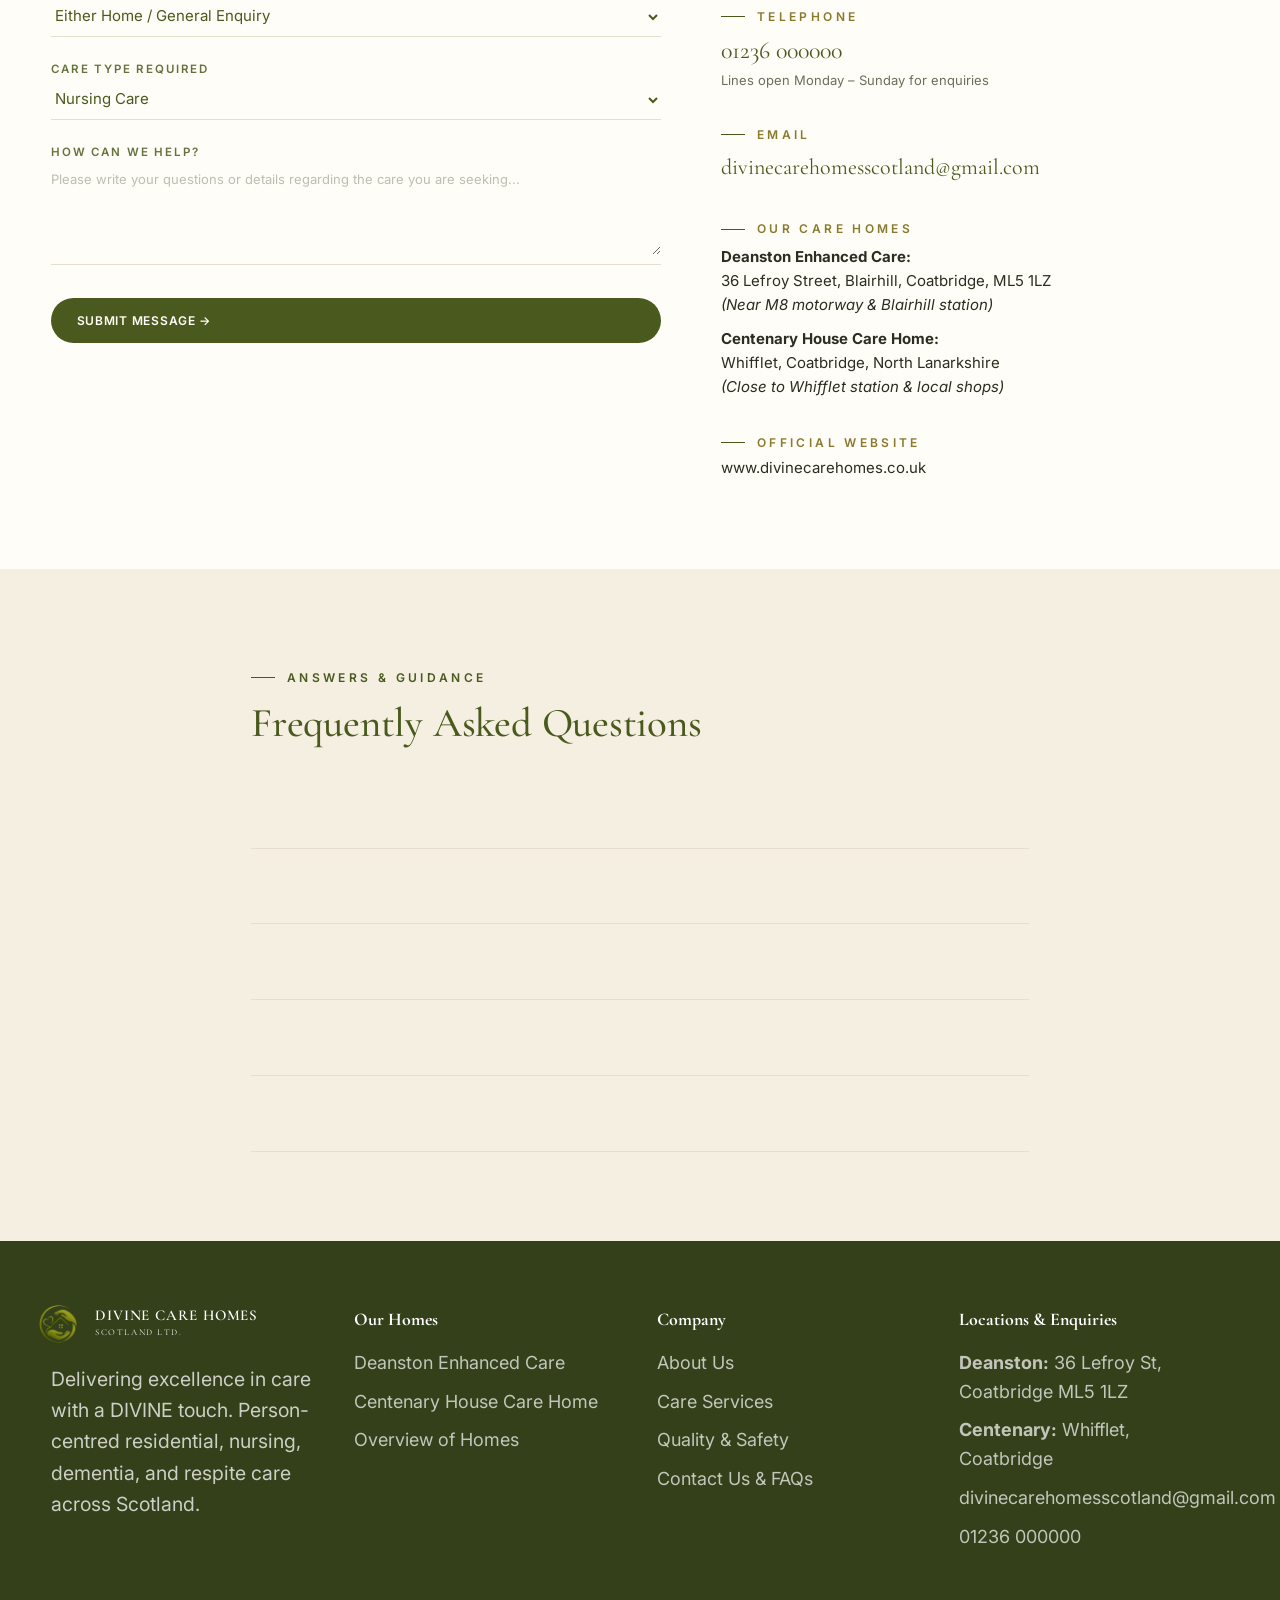
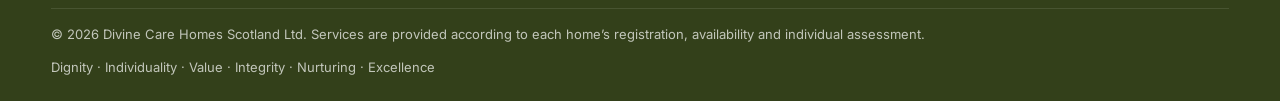
<file: contact.html>
<!doctype html>
<html lang="en">
<head>
<meta charset="utf-8" />
<meta name="viewport" content="width=device-width,initial-scale=1" />
<title>Contact Us & FAQs | Divine Care Homes Scotland Ltd.</title>
<meta name="description" content="Contact Divine Care Homes Scotland Ltd. to enquire about care, arrange a visit to Deanston Enhanced Care or Centenary House Care Home, or ask questions." />
<meta property="og:title" content="Contact Us & FAQs | Divine Care Homes Scotland Ltd." />
<meta property="og:description" content="We are here to help. Contact our dedicated care team in Coatbridge, Scotland." />
<meta property="og:type" content="website" />
<link rel="preconnect" href="https://fonts.googleapis.com">
<link rel="preconnect" href="https://fonts.gstatic.com" crossorigin>
<link href="https://fonts.googleapis.com/css2?family=Cormorant+Garamond:wght@400;500;600;700&family=Inter:wght@400;500;600&display=swap" rel="stylesheet">
<link rel="icon" type="image/png" href="logo.png" />
<link rel="stylesheet" href="styles.css?v=3" />
</head>
<body data-page="contact">
<div id="site-header" data-variant="light"></div>

<section class="page-hero">
  <div class="container">
    <span class="eyebrow reveal">Divine Care Homes Scotland Ltd.</span>
    <h1 class="display reveal delay-1" style="color:var(--navy);margin:16px 0 20px">We are here to help</h1>
    <p class="reveal delay-2" style="max-width:680px;color:var(--muted);font-size:18px;line-height:1.7">Choosing the right care and support can be a difficult decision. Our team is available to discuss your requirements, answer your questions and guide you through the next steps.</p>
  </div>
</section>

<!-- ARRANGE A VISIT ACTION STRIP -->
<section style="background:var(--cream);padding:36px 0;border-top:1px solid var(--line);border-bottom:1px solid var(--line)">
  <div class="container" style="display:flex;align-items:center;justify-content:space-between;flex-wrap:wrap;gap:20px">
    <div>
      <h3 class="display" style="color:var(--navy);font-size:24px;margin-bottom:6px">Arrange a Visit to Our Homes</h3>
      <p class="muted" style="font-size:15px">We encourage prospective residents and families to visit, meet our team and experience our homes first-hand.</p>
    </div>
    <div style="display:flex;gap:12px;flex-wrap:wrap">
      <a href="deanston.html#visit" class="btn dark">Visit Deanston</a>
      <a href="centenary.html#visit" class="btn ghost" style="color:var(--navy);border-color:var(--navy)">Visit Centenary House</a>
    </div>
  </div>
</section>

<!-- CONTACT GRID -->
<section class="section">
  <div class="container contact-grid">
    <!-- ENQUIRY FORM -->
    <div>
      <form class="enquiry reveal">
        <h3 class="display" style="color:var(--navy);font-size:26px;margin-bottom:8px">Send Us a Message</h3>
        <p class="muted" style="font-size:14.5px;margin-bottom:20px">Whether you are enquiring about nursing, dementia, residential, or respite care, we would be pleased to hear from you.</p>

        <div class="field">
          <label>Your Name *</label>
          <input type="text" name="name" required placeholder="e.g. Margaret Stewart"/>
        </div>
        <div class="field">
          <label>Email Address *</label>
          <input type="email" name="email" required placeholder="e.g. margaret@example.co.uk"/>
        </div>
        <div class="field">
          <label>Phone Number *</label>
          <input type="tel" name="phone" required placeholder="e.g. 07700 900555"/>
        </div>
        <div class="field">
          <label>Preferred Home</label>
          <select name="home">
            <option value="both">Either Home / General Enquiry</option>
            <option value="deanston">Deanston Enhanced Care (Blairhill, Coatbridge)</option>
            <option value="centenary">Centenary House Care Home (Whifflet, Coatbridge)</option>
          </select>
        </div>
        <div class="field">
          <label>Care Type Required</label>
          <select name="care_type">
            <option value="nursing">Nursing Care</option>
            <option value="dementia">Dementia Care</option>
            <option value="residential">Residential Care</option>
            <option value="respite">Respite Care</option>
            <option value="other">Other / General Question</option>
          </select>
        </div>
        <div class="field">
          <label>How Can We Help?</label>
          <textarea name="message" placeholder="Please write your questions or details regarding the care you are seeking..."></textarea>
        </div>
        <button type="submit" class="btn dark" style="margin-top:10px">Submit Message →</button>
      </form>
    </div>

    <!-- CONTACT DETAILS ASIDE -->
    <aside class="reveal delay-1">
      <div style="aspect-ratio:4/3;overflow:hidden;border-radius:var(--radius);border:1px solid var(--line);margin-bottom:30px">
        <img src="images/Divine/Contact Us.jfif" alt="Divine Care Homes Warm Atmosphere" style="width:100%;height:100%;object-fit:cover" loading="lazy" decoding="async"/>
      </div>
      
      <div style="display:grid;gap:24px">
        <div>
          <span class="eyebrow" style="color:var(--gold)">Telephone</span>
          <p style="font-family:var(--font-display);font-size:24px;color:var(--navy);margin-top:6px">01236 000000</p>
          <p style="font-size:13px;color:var(--muted)">Lines open Monday – Sunday for enquiries</p>
        </div>
        <div>
          <span class="eyebrow" style="color:var(--gold)">Email</span>
          <p style="font-family:var(--font-display);font-size:22px;color:var(--navy);margin-top:6px"><a href="mailto:divinecarehomesscotland@gmail.com">divinecarehomesscotland@gmail.com</a></p>
        </div>
        <div>
          <span class="eyebrow" style="color:var(--gold)">Our Care Homes</span>
          <p style="font-size:15px;color:var(--ink);margin-top:6px;line-height:1.6">
            <strong>Deanston Enhanced Care:</strong><br/>
            36 Lefroy Street, Blairhill, Coatbridge, ML5 1LZ<br/>
            <em>(Near M8 motorway & Blairhill station)</em>
          </p>
          <p style="font-size:15px;color:var(--ink);margin-top:10px;line-height:1.6">
            <strong>Centenary House Care Home:</strong><br/>
            Whifflet, Coatbridge, North Lanarkshire<br/>
            <em>(Close to Whifflet station & local shops)</em>
          </p>
        </div>
        <div>
          <span class="eyebrow" style="color:var(--gold)">Official Website</span>
          <p style="font-size:15px;color:var(--ink);margin-top:4px">www.divinecarehomes.co.uk</p>
        </div>
      </div>
    </aside>
  </div>
</section>

<!-- FAQS SECTION -->
<section class="section cream" id="faqs">
  <div class="container" style="max-width:880px">
    <span class="eyebrow reveal">Answers & Guidance</span>
    <h2 class="display reveal delay-1" style="color:var(--navy);font-size:clamp(30px,3.2vw,46px);margin:14px 0 28px">Frequently Asked Questions</h2>
    
    <div class="acc-item reveal">
      <button class="acc-q" type="button">How do I arrange a care-home placement? <span>+</span></button>
      <div class="acc-a">
        <p style="padding-bottom:20px;line-height:1.7">Contact our team to discuss your requirements. We will explain the assessment and admission process and establish whether the home can meet the person’s needs. We work collaboratively with families, social work departments, and hospital discharge teams to facilitate a smooth, unhurried transition.</p>
      </div>
    </div>

    <div class="acc-item reveal delay-1">
      <button class="acc-q" type="button">Can family members visit? <span>+</span></button>
      <div class="acc-a">
        <p style="padding-bottom:20px;line-height:1.7">We welcome family involvement and visits, respecting residents’ preferences, rights and any applicable safety arrangements. You are always welcome to join your loved one for tea, spend time in our gardens, or participate in home activities.</p>
      </div>
    </div>

    <div class="acc-item reveal delay-2">
      <button class="acc-q" type="button">Can I arrange a respite stay? <span>+</span></button>
      <div class="acc-a">
        <p style="padding-bottom:20px;line-height:1.7">Please contact the relevant home to discuss availability, suitability and assessment arrangements. Respite stays are available for planned breaks, recovery following hospital stays, or trial periods.</p>
      </div>
    </div>

    <div class="acc-item reveal">
      <button class="acc-q" type="button">How are care fees determined? <span>+</span></button>
      <div class="acc-a">
        <p style="padding-bottom:20px;line-height:1.7">Fees depend on the type of care, individual requirements and the particular home. Our team can discuss the applicable fees and payment arrangements transparently, including Free Personal and Nursing Care funding in Scotland.</p>
      </div>
    </div>

    <div class="acc-item reveal delay-1">
      <button class="acc-q" type="button">Can I visit before making a decision? <span>+</span></button>
      <div class="acc-a">
        <p style="padding-bottom:20px;line-height:1.7">Yes. We encourage prospective residents and their families to arrange a visit before deciding on a placement. Meeting our managers, seeing the rooms and experiencing the atmosphere firsthand gives families peace of mind.</p>
      </div>
    </div>
  </div>
</section>

<div id="site-footer"></div>
<script src="script.js?v=3"></script>
</body>
</html>
</file>
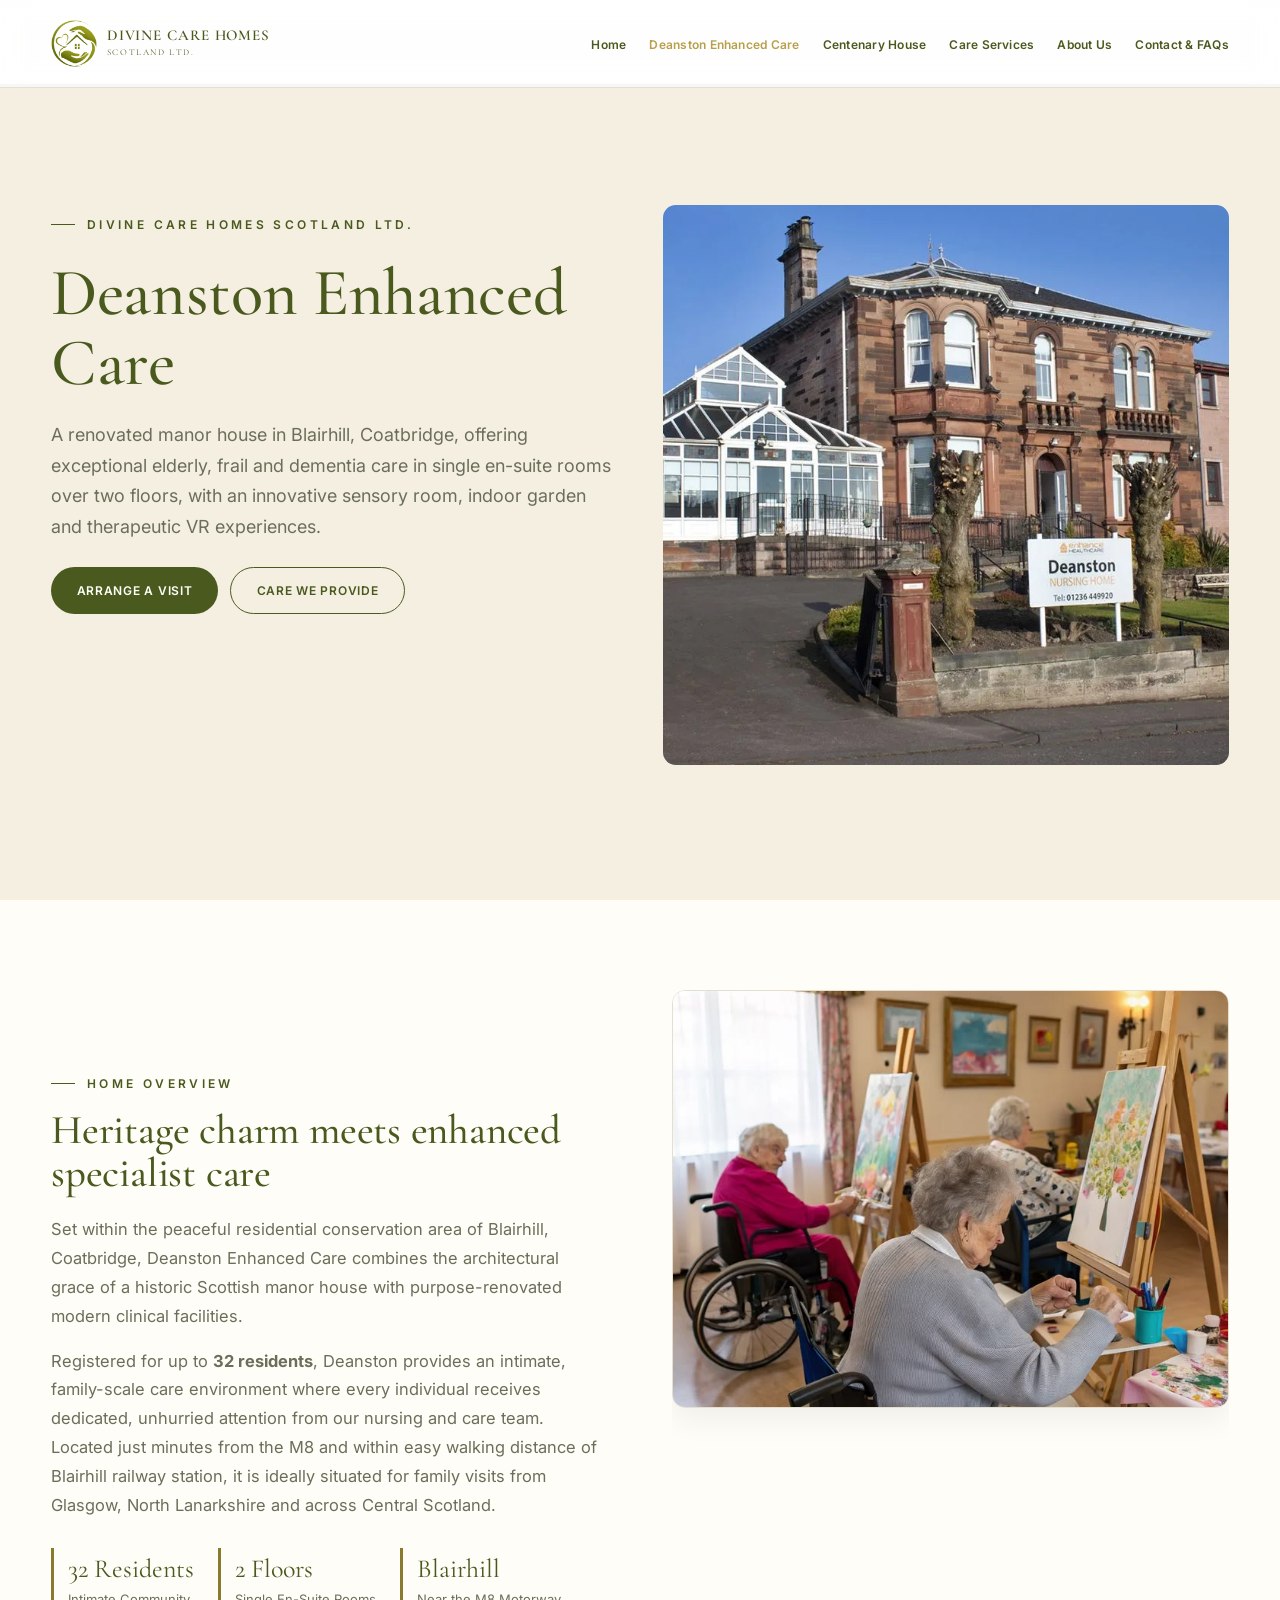
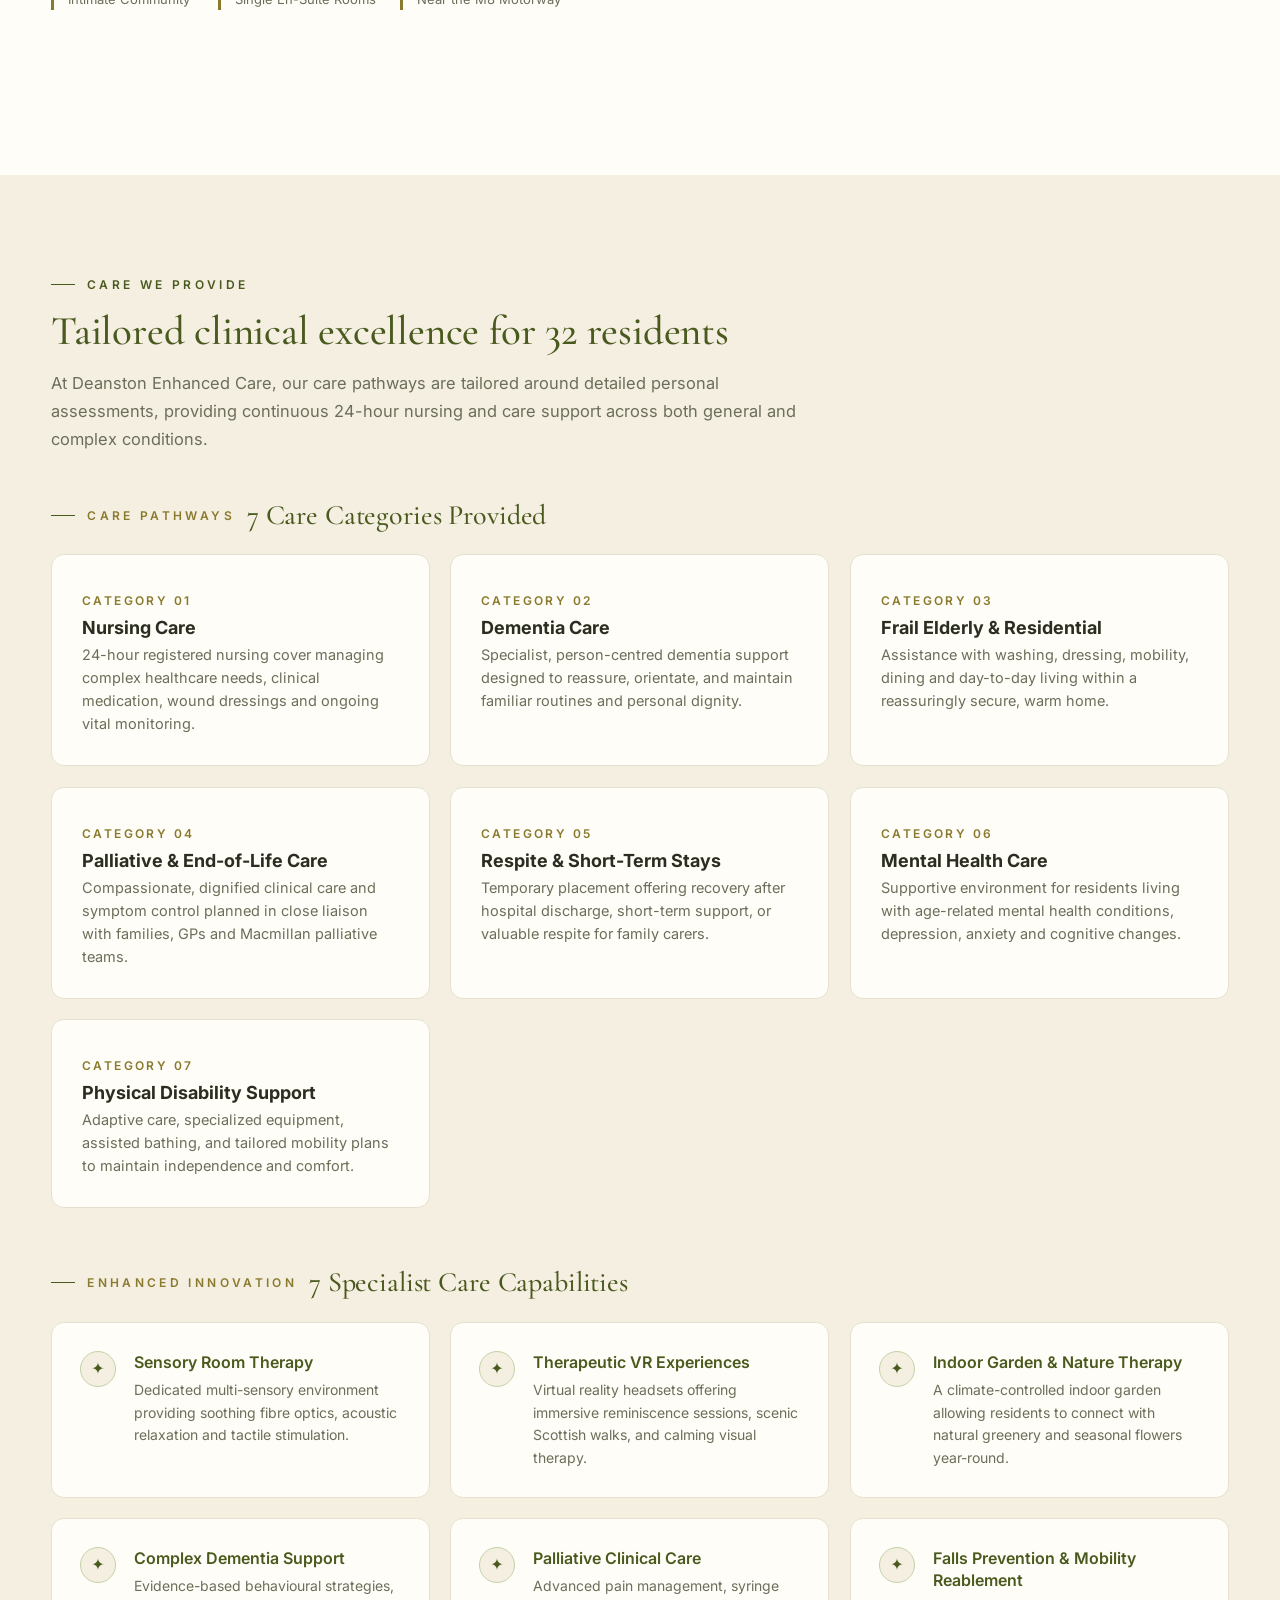
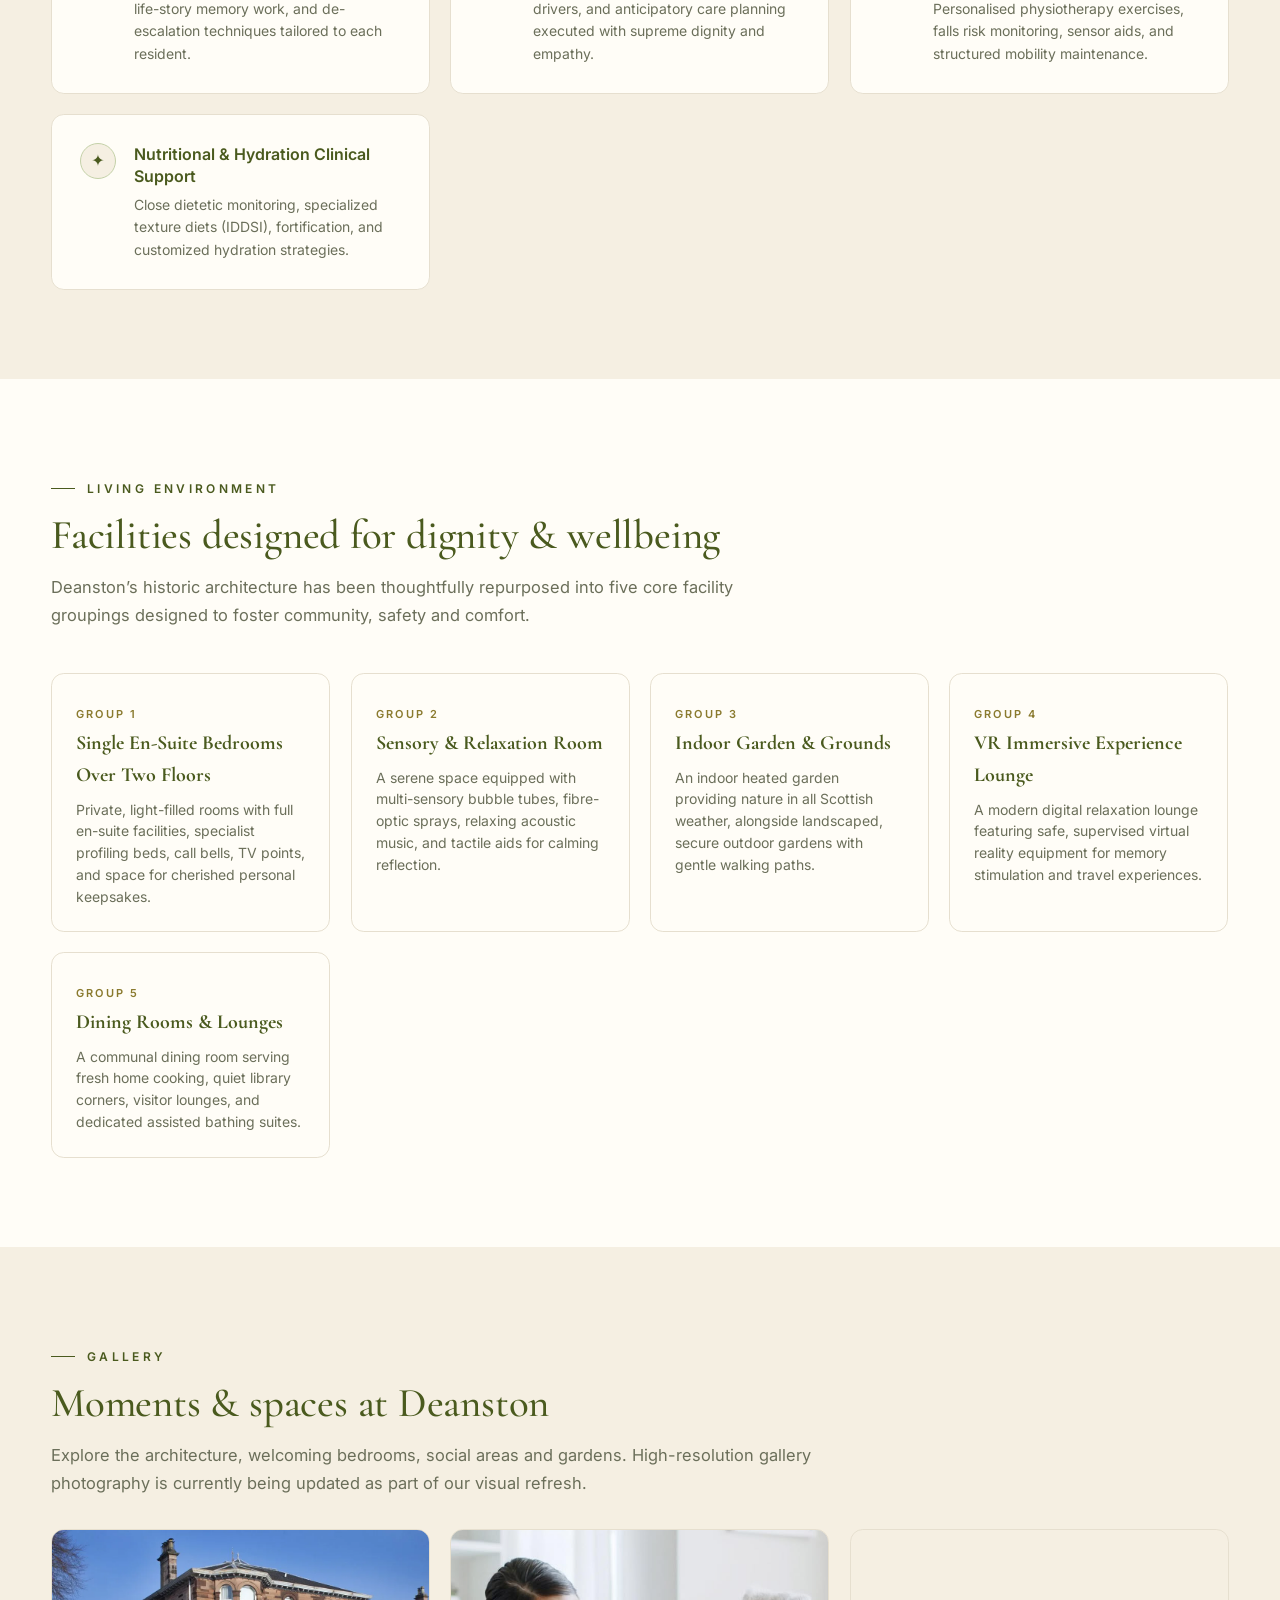
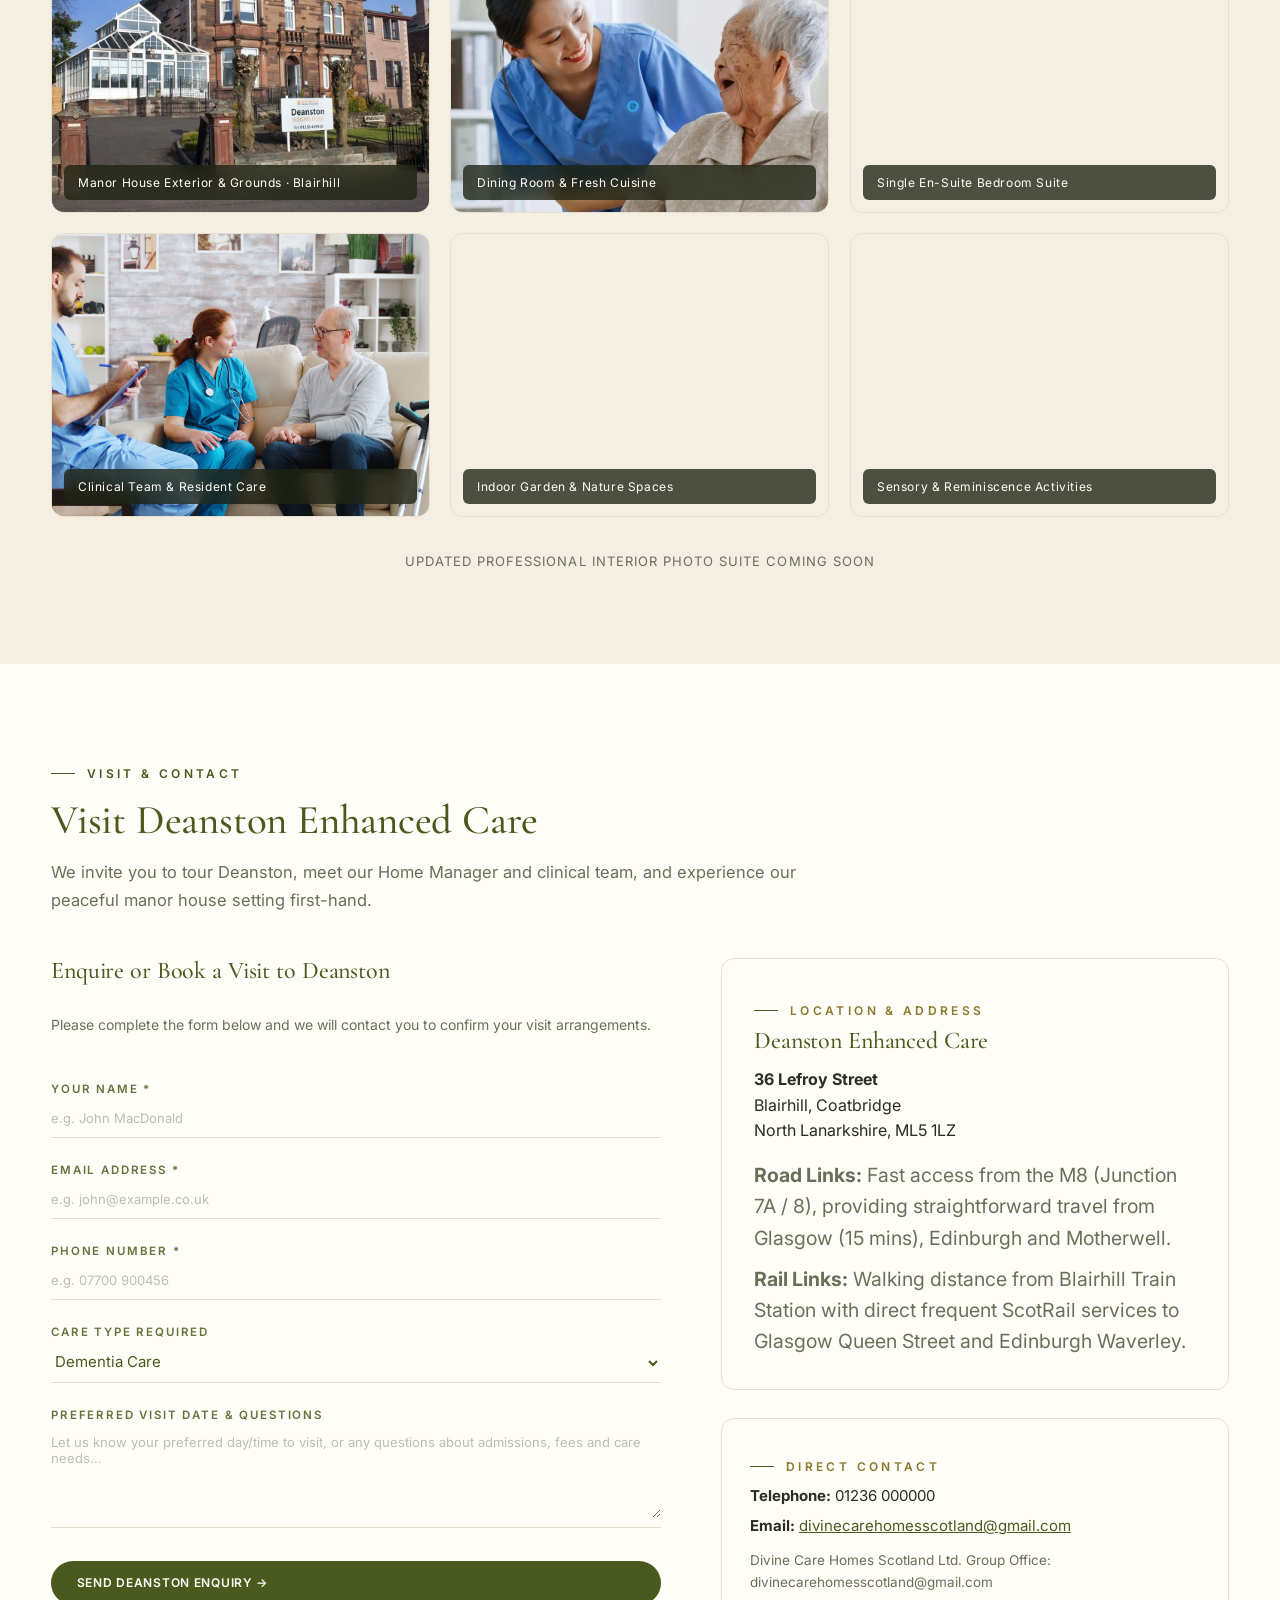
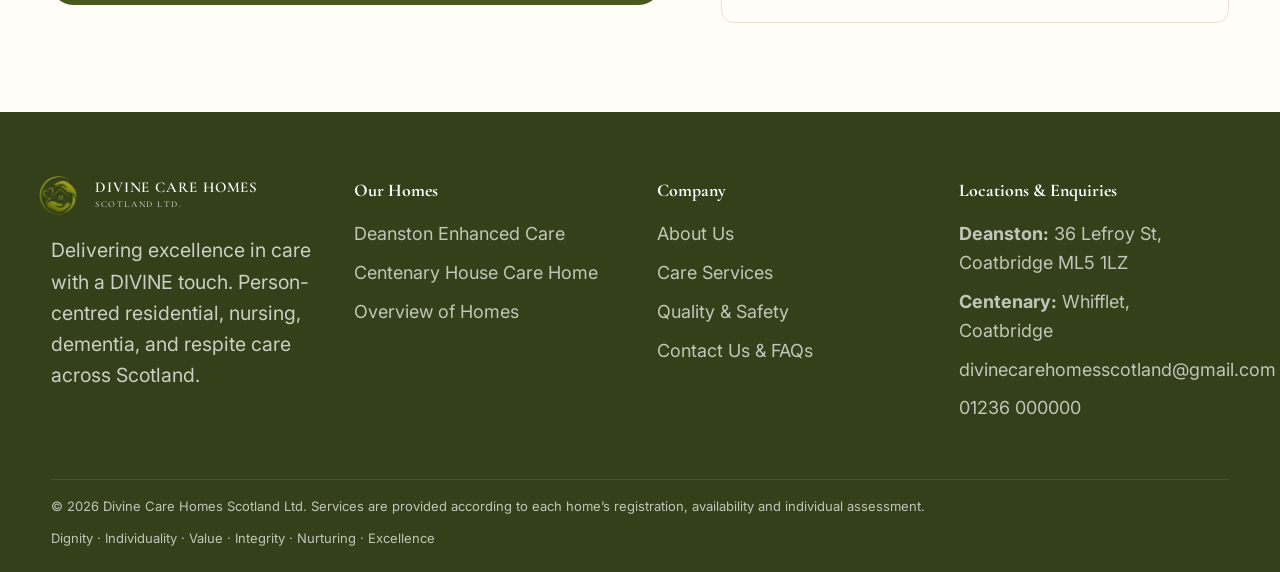
<file: deanston.html>
<!doctype html>
<html lang="en">
<head>
<meta charset="utf-8" />
<meta name="viewport" content="width=device-width,initial-scale=1" />
<title>Deanston Enhanced Care | Divine Care Homes Scotland Ltd.</title>
<meta name="description" content="Deanston Enhanced Care is a renovated manor house in Blairhill, Coatbridge near the M8, offering specialised nursing, dementia and frail elderly care for up to 32 residents." />
<meta property="og:title" content="Deanston Enhanced Care | Divine Care Homes Scotland Ltd." />
<meta property="og:description" content="Up to 32 residents · Blairhill, Coatbridge · Renovated manor house with sensory room, indoor garden and VR experiences." />
<meta property="og:type" content="website" />
<link rel="preconnect" href="https://fonts.googleapis.com">
<link rel="preconnect" href="https://fonts.gstatic.com" crossorigin>
<link href="https://fonts.googleapis.com/css2?family=Cormorant+Garamond:wght@400;500;600;700&family=Inter:wght@400;500;600&display=swap" rel="stylesheet">
<link rel="icon" type="image/png" href="logo.png" />
<link rel="stylesheet" href="styles.css?v=3" />
</head>
<body data-page="deanston">
<div id="site-header" data-variant="light"></div>

<!-- PAGE HERO -->
<section class="page-hero">
  <div class="container">
    <div class="grid">
      <div>
        <span class="eyebrow reveal">Divine Care Homes Scotland Ltd.</span>
        <h1 class="display reveal delay-1">Deanston Enhanced Care</h1>
        <p class="reveal delay-2" style="font-size:18px;line-height:1.7;margin-top:14px">A renovated manor house in Blairhill, Coatbridge, offering exceptional elderly, frail and dementia care in single en-suite rooms over two floors, with an innovative sensory room, indoor garden and therapeutic VR experiences.</p>
        <div style="margin-top:24px;display:flex;gap:12px;flex-wrap:wrap" class="reveal delay-3">
          <a href="#visit" class="btn dark">Arrange a Visit</a>
          <a href="#care-we-provide" class="btn ghost" style="color:var(--navy);border-color:var(--navy)">Care We Provide</a>
        </div>
      </div>
      <div class="hero-img reveal delay-2">
        <img src="images/Deanston Care Home (1).png" alt="Deanston Enhanced Care Manor House" fetchpriority="high" decoding="async"/>
      </div>
    </div>
  </div>
</section>

<!-- OVERVIEW SECTION -->
<section class="section" id="overview">
  <div class="container two-col" style="align-items:center">
    <div class="reveal-left">
      <span class="eyebrow">Home Overview</span>
      <h2 class="display" style="color:var(--navy);font-size:clamp(30px,3.2vw,46px);margin:16px 0 20px">Heritage charm meets enhanced specialist care</h2>
      <p class="muted" style="font-size:16.5px;line-height:1.75;margin-bottom:16px">Set within the peaceful residential conservation area of Blairhill, Coatbridge, Deanston Enhanced Care combines the architectural grace of a historic Scottish manor house with purpose-renovated modern clinical facilities.</p>
      <p class="muted" style="font-size:16.5px;line-height:1.75;margin-bottom:20px">Registered for up to <strong>32 residents</strong>, Deanston provides an intimate, family-scale care environment where every individual receives dedicated, unhurried attention from our nursing and care team. Located just minutes from the M8 and within easy walking distance of Blairhill railway station, it is ideally situated for family visits from Glasgow, North Lanarkshire and across Central Scotland.</p>
      
      <div style="display:flex;gap:24px;flex-wrap:wrap;margin-top:28px">
        <div style="border-left:3px solid var(--gold);padding-left:14px">
          <div style="font-family:var(--font-display);font-size:26px;color:var(--navy)">32 Residents</div>
          <div style="font-size:13px;color:var(--muted)">Intimate Community</div>
        </div>
        <div style="border-left:3px solid var(--gold);padding-left:14px">
          <div style="font-family:var(--font-display);font-size:26px;color:var(--navy)">2 Floors</div>
          <div style="font-size:13px;color:var(--muted)">Single En-Suite Rooms</div>
        </div>
        <div style="border-left:3px solid var(--gold);padding-left:14px">
          <div style="font-family:var(--font-display);font-size:26px;color:var(--navy)">Blairhill</div>
          <div style="font-size:13px;color:var(--muted)">Near the M8 Motorway</div>
        </div>
      </div>
    </div>

    <div class="col-img reveal-right delay-1">
      <div style="aspect-ratio:4/3;overflow:hidden;border-radius:var(--radius);border:1px solid var(--line);box-shadow:0 12px 30px rgba(0,0,0,0.06)">
        <img src="images/Home care/1.jfif" alt="Deanston Manor House Interior" style="width:100%;height:100%;object-fit:cover" loading="lazy" decoding="async"/>
      </div>
    </div>
  </div>
</section>

<!-- CARE WE PROVIDE: 7 CATEGORIES & 7 SPECIALIST CARE -->
<section class="section cream" id="care-we-provide">
  <div class="container">
    <div style="max-width:760px;margin-bottom:48px">
      <span class="eyebrow reveal">Care We Provide</span>
      <h2 class="display reveal delay-1" style="color:var(--navy);font-size:clamp(30px,3.2vw,48px);margin:16px 0 16px">Tailored clinical excellence for 32 residents</h2>
      <p class="muted reveal delay-2" style="font-size:16.5px;line-height:1.7">At Deanston Enhanced Care, our care pathways are tailored around detailed personal assessments, providing continuous 24-hour nursing and care support across both general and complex conditions.</p>
    </div>

    <!-- 7 CARE CATEGORIES -->
    <div style="margin-bottom:60px">
      <div style="display:flex;align-items:center;gap:12px;margin-bottom:24px">
        <span class="eyebrow" style="color:var(--gold);margin:0">Care Pathways</span>
        <h3 class="display" style="color:var(--navy);font-size:28px">7 Care Categories Provided</h3>
      </div>
      <div style="display:grid;grid-template-columns:repeat(auto-fit,minmax(280px,1fr));gap:20px">
        <div class="qa-card reveal">
          <span class="qa-card-num">Category 01</span>
          <h4>Nursing Care</h4>
          <p>24-hour registered nursing cover managing complex healthcare needs, clinical medication, wound dressings and ongoing vital monitoring.</p>
        </div>
        <div class="qa-card reveal delay-1">
          <span class="qa-card-num">Category 02</span>
          <h4>Dementia Care</h4>
          <p>Specialist, person-centred dementia support designed to reassure, orientate, and maintain familiar routines and personal dignity.</p>
        </div>
        <div class="qa-card reveal delay-2">
          <span class="qa-card-num">Category 03</span>
          <h4>Frail Elderly & Residential</h4>
          <p>Assistance with washing, dressing, mobility, dining and day-to-day living within a reassuringly secure, warm home.</p>
        </div>
        <div class="qa-card reveal">
          <span class="qa-card-num">Category 04</span>
          <h4>Palliative & End-of-Life Care</h4>
          <p>Compassionate, dignified clinical care and symptom control planned in close liaison with families, GPs and Macmillan palliative teams.</p>
        </div>
        <div class="qa-card reveal delay-1">
          <span class="qa-card-num">Category 05</span>
          <h4>Respite & Short-Term Stays</h4>
          <p>Temporary placement offering recovery after hospital discharge, short-term support, or valuable respite for family carers.</p>
        </div>
        <div class="qa-card reveal delay-2">
          <span class="qa-card-num">Category 06</span>
          <h4>Mental Health Care</h4>
          <p>Supportive environment for residents living with age-related mental health conditions, depression, anxiety and cognitive changes.</p>
        </div>
        <div class="qa-card reveal">
          <span class="qa-card-num">Category 07</span>
          <h4>Physical Disability Support</h4>
          <p>Adaptive care, specialized equipment, assisted bathing, and tailored mobility plans to maintain independence and comfort.</p>
        </div>
      </div>
    </div>

    <!-- 7 SPECIALIST CARE FEATURES -->
    <div>
      <div style="display:flex;align-items:center;gap:12px;margin-bottom:24px">
        <span class="eyebrow" style="color:var(--gold);margin:0">Enhanced Innovation</span>
        <h3 class="display" style="color:var(--navy);font-size:28px">7 Specialist Care Capabilities</h3>
      </div>
      <div style="display:grid;grid-template-columns:repeat(auto-fit,minmax(300px,1fr));gap:20px">
        <div class="why-card reveal">
          <div class="why-icon">✦</div>
          <div>
            <h3>Sensory Room Therapy</h3>
            <p class="muted" style="font-size:14px">Dedicated multi-sensory environment providing soothing fibre optics, acoustic relaxation and tactile stimulation.</p>
          </div>
        </div>
        <div class="why-card reveal delay-1">
          <div class="why-icon">✦</div>
          <div>
            <h3>Therapeutic VR Experiences</h3>
            <p class="muted" style="font-size:14px">Virtual reality headsets offering immersive reminiscence sessions, scenic Scottish walks, and calming visual therapy.</p>
          </div>
        </div>
        <div class="why-card reveal delay-2">
          <div class="why-icon">✦</div>
          <div>
            <h3>Indoor Garden & Nature Therapy</h3>
            <p class="muted" style="font-size:14px">A climate-controlled indoor garden allowing residents to connect with natural greenery and seasonal flowers year-round.</p>
          </div>
        </div>
        <div class="why-card reveal">
          <div class="why-icon">✦</div>
          <div>
            <h3>Complex Dementia Support</h3>
            <p class="muted" style="font-size:14px">Evidence-based behavioural strategies, life-story memory work, and de-escalation techniques tailored to each resident.</p>
          </div>
        </div>
        <div class="why-card reveal delay-1">
          <div class="why-icon">✦</div>
          <div>
            <h3>Palliative Clinical Care</h3>
            <p class="muted" style="font-size:14px">Advanced pain management, syringe drivers, and anticipatory care planning executed with supreme dignity and empathy.</p>
          </div>
        </div>
        <div class="why-card reveal delay-2">
          <div class="why-icon">✦</div>
          <div>
            <h3>Falls Prevention & Mobility Reablement</h3>
            <p class="muted" style="font-size:14px">Personalised physiotherapy exercises, falls risk monitoring, sensor aids, and structured mobility maintenance.</p>
          </div>
        </div>
        <div class="why-card reveal">
          <div class="why-icon">✦</div>
          <div>
            <h3>Nutritional & Hydration Clinical Support</h3>
            <p class="muted" style="font-size:14px">Close dietetic monitoring, specialized texture diets (IDDSI), fortification, and customized hydration strategies.</p>
          </div>
        </div>
      </div>
    </div>
  </div>
</section>

<!-- FACILITIES (5 GROUPS) -->
<section class="section" id="facilities">
  <div class="container">
    <div style="max-width:760px;margin-bottom:44px">
      <span class="eyebrow reveal">Living Environment</span>
      <h2 class="display reveal delay-1" style="color:var(--navy);font-size:clamp(30px,3.2vw,48px);margin:16px 0 16px">Facilities designed for dignity & wellbeing</h2>
      <p class="muted reveal delay-2" style="font-size:16.5px;line-height:1.7">Deanston’s historic architecture has been thoughtfully repurposed into five core facility groupings designed to foster community, safety and comfort.</p>
    </div>

    <div class="facility-grid">
      <div class="facility-card reveal">
        <span style="font-size:11px;letter-spacing:0.2em;color:var(--gold);text-transform:uppercase;font-weight:600">Group 1</span>
        <h4>Single En-Suite Bedrooms Over Two Floors</h4>
        <p>Private, light-filled rooms with full en-suite facilities, specialist profiling beds, call bells, TV points, and space for cherished personal keepsakes.</p>
      </div>

      <div class="facility-card reveal delay-1">
        <span style="font-size:11px;letter-spacing:0.2em;color:var(--gold);text-transform:uppercase;font-weight:600">Group 2</span>
        <h4>Sensory & Relaxation Room</h4>
        <p>A serene space equipped with multi-sensory bubble tubes, fibre-optic sprays, relaxing acoustic music, and tactile aids for calming reflection.</p>
      </div>

      <div class="facility-card reveal delay-2">
        <span style="font-size:11px;letter-spacing:0.2em;color:var(--gold);text-transform:uppercase;font-weight:600">Group 3</span>
        <h4>Indoor Garden & Grounds</h4>
        <p>An indoor heated garden providing nature in all Scottish weather, alongside landscaped, secure outdoor gardens with gentle walking paths.</p>
      </div>

      <div class="facility-card reveal">
        <span style="font-size:11px;letter-spacing:0.2em;color:var(--gold);text-transform:uppercase;font-weight:600">Group 4</span>
        <h4>VR Immersive Experience Lounge</h4>
        <p>A modern digital relaxation lounge featuring safe, supervised virtual reality equipment for memory stimulation and travel experiences.</p>
      </div>

      <div class="facility-card reveal delay-1">
        <span style="font-size:11px;letter-spacing:0.2em;color:var(--gold);text-transform:uppercase;font-weight:600">Group 5</span>
        <h4>Dining Rooms & Lounges</h4>
        <p>A communal dining room serving fresh home cooking, quiet library corners, visitor lounges, and dedicated assisted bathing suites.</p>
      </div>
    </div>
  </div>
</section>

<!-- GALLERY SECTION -->
<section class="section cream" id="gallery">
  <div class="container">
    <div style="max-width:760px;margin-bottom:32px">
      <span class="eyebrow reveal">Gallery</span>
      <h2 class="display reveal delay-1" style="color:var(--navy);font-size:clamp(30px,3.2vw,48px);margin:16px 0 16px">Moments & spaces at Deanston</h2>
      <p class="muted reveal delay-2" style="font-size:16.5px;line-height:1.7">Explore the architecture, welcoming bedrooms, social areas and gardens. High-resolution gallery photography is currently being updated as part of our visual refresh.</p>
    </div>

    <div class="gallery-grid">
      <div class="gallery-item reveal">
        <img src="images/Deanston Care Home (1).png" alt="Deanston Manor House Exterior" loading="lazy" decoding="async"/>
        <div class="gallery-badge">Manor House Exterior & Grounds · Blairhill</div>
      </div>
      <div class="gallery-item reveal delay-1">
        <img src="images/Home care/2.jfif" alt="Deanston Dining & Social Living" loading="lazy" decoding="async"/>
        <div class="gallery-badge">Dining Room & Fresh Cuisine</div>
      </div>
      <div class="gallery-item reveal delay-2">
        <img src="images/suite.jpg" alt="Single En-Suite Bedroom at Deanston" loading="lazy" decoding="async"/>
        <div class="gallery-badge">Single En-Suite Bedroom Suite</div>
      </div>
      <div class="gallery-item reveal">
        <img src="images/Home care 1/nurses-team-talking.jpg" alt="Care Team Consultation" loading="lazy" decoding="async"/>
        <div class="gallery-badge">Clinical Team & Resident Care</div>
      </div>
      <div class="gallery-item reveal delay-1">
        <img src="images/garden-walk.jpg" alt="Indoor & Outdoor Garden Spaces" loading="lazy" decoding="async"/>
        <div class="gallery-badge">Indoor Garden & Nature Spaces</div>
      </div>
      <div class="gallery-item reveal delay-2">
        <img src="images/music.jpg" alt="Sensory & Activity Lounge" loading="lazy" decoding="async"/>
        <div class="gallery-badge">Sensory & Reminiscence Activities</div>
      </div>
    </div>
    
    <div style="text-align:center;margin-top:28px" class="reveal">
      <span style="font-size:13px;color:var(--muted);letter-spacing:0.08em;text-transform:uppercase">Updated professional interior photo suite coming soon</span>
    </div>
  </div>
</section>

<!-- VISIT AND CONTACT SECTION -->
<section class="section" id="visit">
  <div class="container">
    <div style="max-width:760px;margin-bottom:44px">
      <span class="eyebrow reveal">Visit & Contact</span>
      <h2 class="display reveal delay-1" style="color:var(--navy);font-size:clamp(30px,3.2vw,48px);margin:16px 0 16px">Visit Deanston Enhanced Care</h2>
      <p class="muted reveal delay-2" style="font-size:16.5px;line-height:1.7">We invite you to tour Deanston, meet our Home Manager and clinical team, and experience our peaceful manor house setting first-hand.</p>
    </div>

    <div class="contact-grid">
      <!-- DEANSTON ENQUIRY FORM -->
      <div>
        <form class="enquiry reveal">
          <h3 class="display" style="color:var(--navy);font-size:24px;margin-bottom:8px">Enquire or Book a Visit to Deanston</h3>
          <p class="muted" style="font-size:14px;margin-bottom:20px">Please complete the form below and we will contact you to confirm your visit arrangements.</p>
          
          <input type="hidden" name="home" value="Deanston Enhanced Care"/>

          <div class="field">
            <label>Your Name *</label>
            <input type="text" name="name" required placeholder="e.g. John MacDonald"/>
          </div>
          <div class="field">
            <label>Email Address *</label>
            <input type="email" name="email" required placeholder="e.g. john@example.co.uk"/>
          </div>
          <div class="field">
            <label>Phone Number *</label>
            <input type="tel" name="phone" required placeholder="e.g. 07700 900456"/>
          </div>
          <div class="field">
            <label>Care Type Required</label>
            <select name="care_type">
              <option value="dementia">Dementia Care</option>
              <option value="nursing">Nursing Care</option>
              <option value="frail_residential">Frail Elderly / Residential</option>
              <option value="respite">Respite / Short Stay</option>
              <option value="palliative">Palliative Care</option>
              <option value="other">Other / Not sure</option>
            </select>
          </div>
          <div class="field">
            <label>Preferred Visit Date & Questions</label>
            <textarea name="message" placeholder="Let us know your preferred day/time to visit, or any questions about admissions, fees and care needs..."></textarea>
          </div>
          <button type="submit" class="btn dark" style="margin-top:10px">Send Deanston Enquiry →</button>
        </form>
      </div>

      <!-- ADDRESS & TRANSPORT DETAILS -->
      <aside class="reveal delay-1">
        <div style="background:var(--white);padding:32px;border-radius:var(--radius);border:1px solid var(--line);margin-bottom:28px">
          <span class="eyebrow" style="color:var(--gold)">Location & Address</span>
          <h3 class="display" style="color:var(--navy);font-size:24px;margin:8px 0 14px">Deanston Enhanced Care</h3>
          <p style="font-size:16px;color:var(--ink);line-height:1.6;margin-bottom:16px">
            <strong>36 Lefroy Street</strong><br/>
            Blairhill, Coatbridge<br/>
            North Lanarkshire, ML5 1LZ
          </p>
          <div style="font-size:14.5px;color:var(--muted);line-height:1.6">
            <p style="margin-bottom:10px"><strong>Road Links:</strong> Fast access from the M8 (Junction 7A / 8), providing straightforward travel from Glasgow (15 mins), Edinburgh and Motherwell.</p>
            <p><strong>Rail Links:</strong> Walking distance from Blairhill Train Station with direct frequent ScotRail services to Glasgow Queen Street and Edinburgh Waverley.</p>
          </div>
        </div>

        <div style="background:var(--white);padding:28px;border-radius:var(--radius);border:1px solid var(--line)">
          <span class="eyebrow" style="color:var(--gold)">Direct Contact</span>
          <p style="font-size:15px;color:var(--ink);margin-top:8px"><strong>Telephone:</strong> 01236 000000</p>
          <p style="font-size:15px;color:var(--ink);margin-top:6px"><strong>Email:</strong> <a href="mailto:divinecarehomesscotland@gmail.com" style="color:var(--navy);text-decoration:underline">divinecarehomesscotland@gmail.com</a></p>
          <p style="font-size:13.5px;color:var(--muted);margin-top:12px">Divine Care Homes Scotland Ltd. Group Office: divinecarehomesscotland@gmail.com</p>
        </div>
      </aside>
    </div>
  </div>
</section>

<div id="site-footer"></div>
<script src="script.js?v=3"></script>
</body>
</html>
</file>
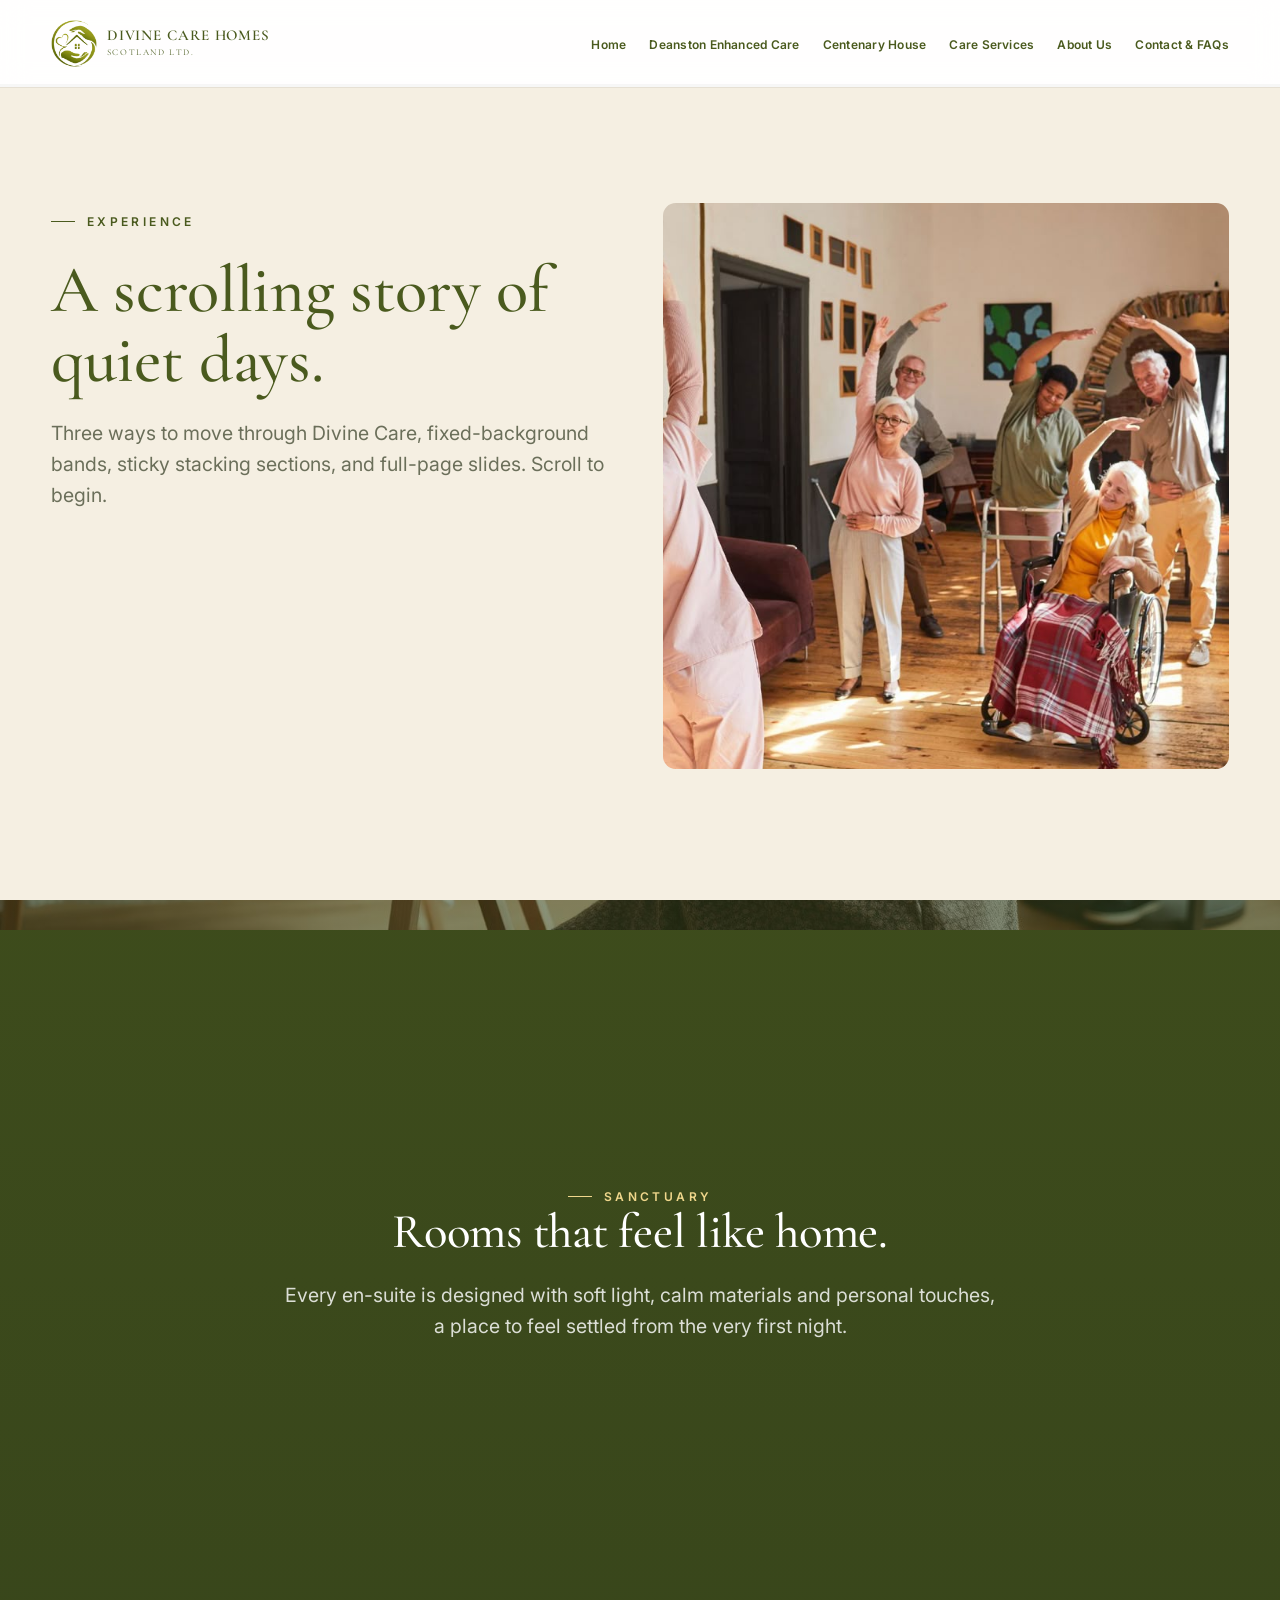
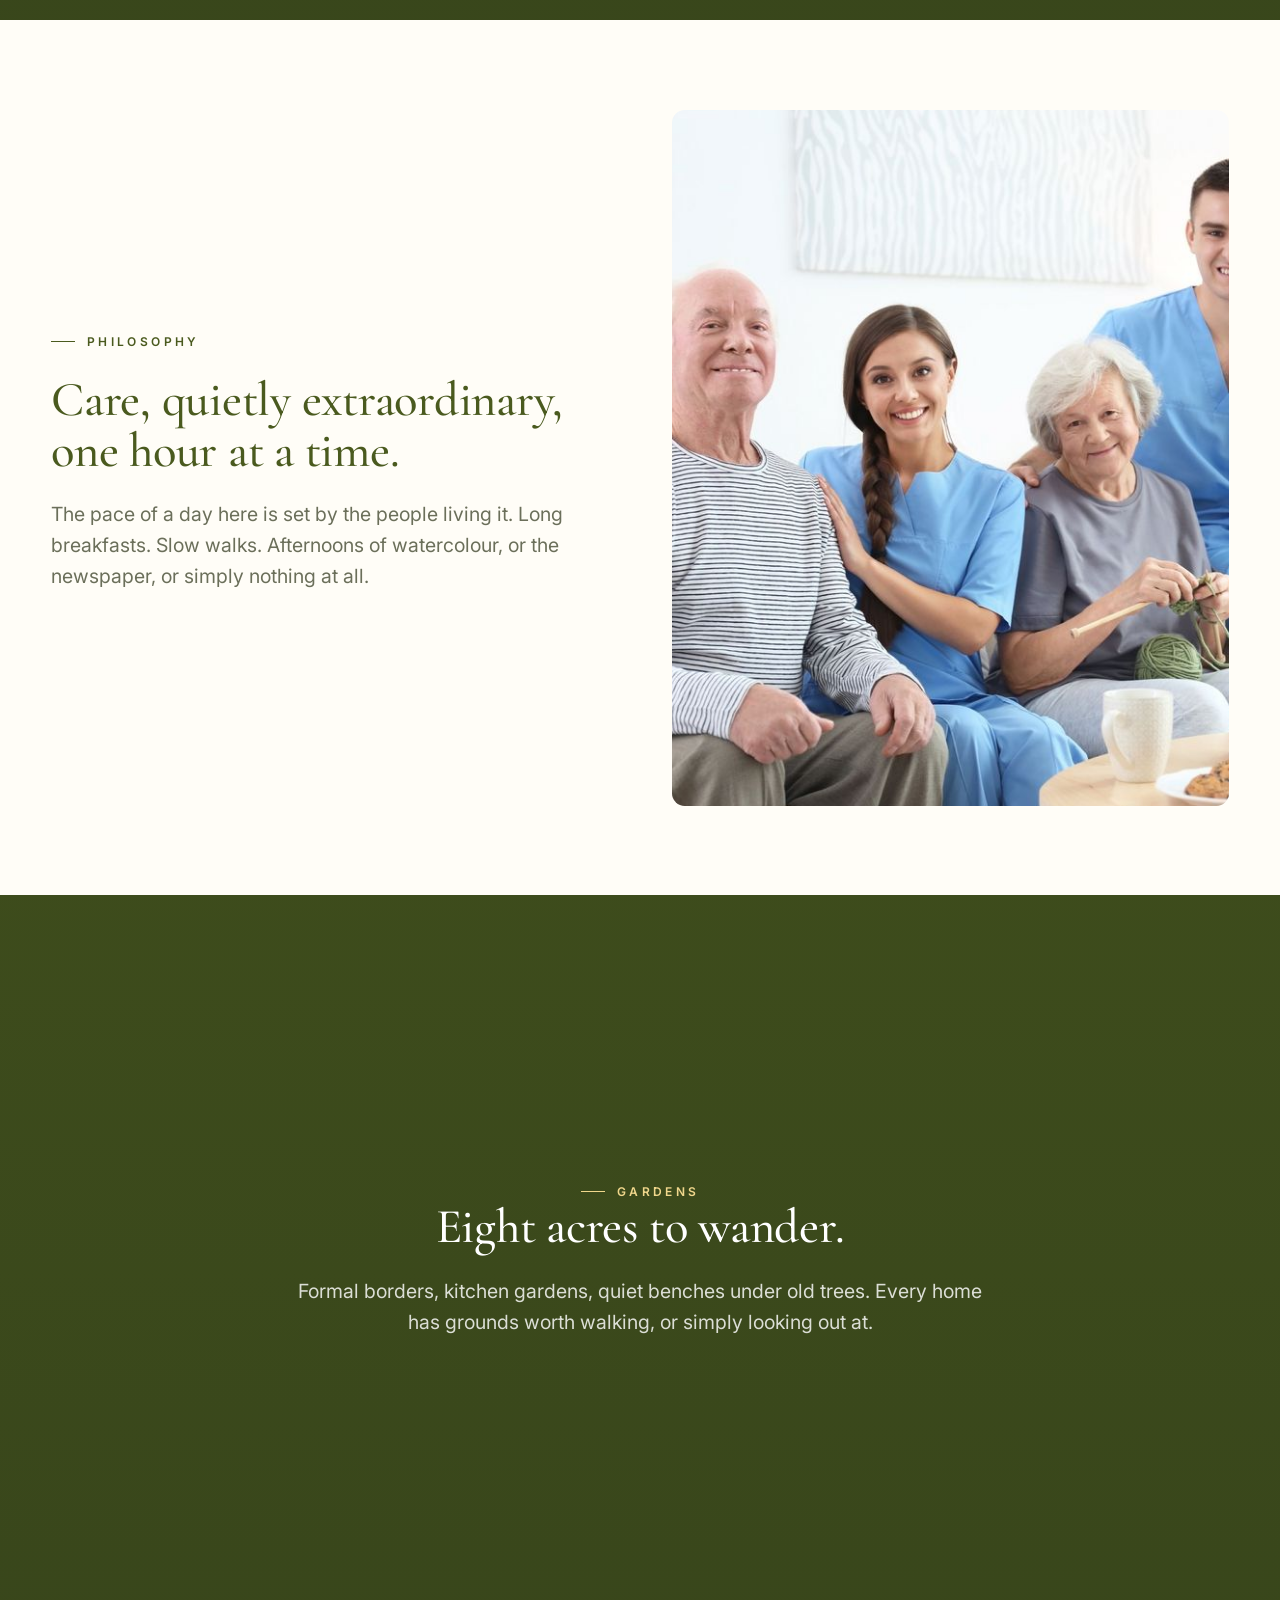
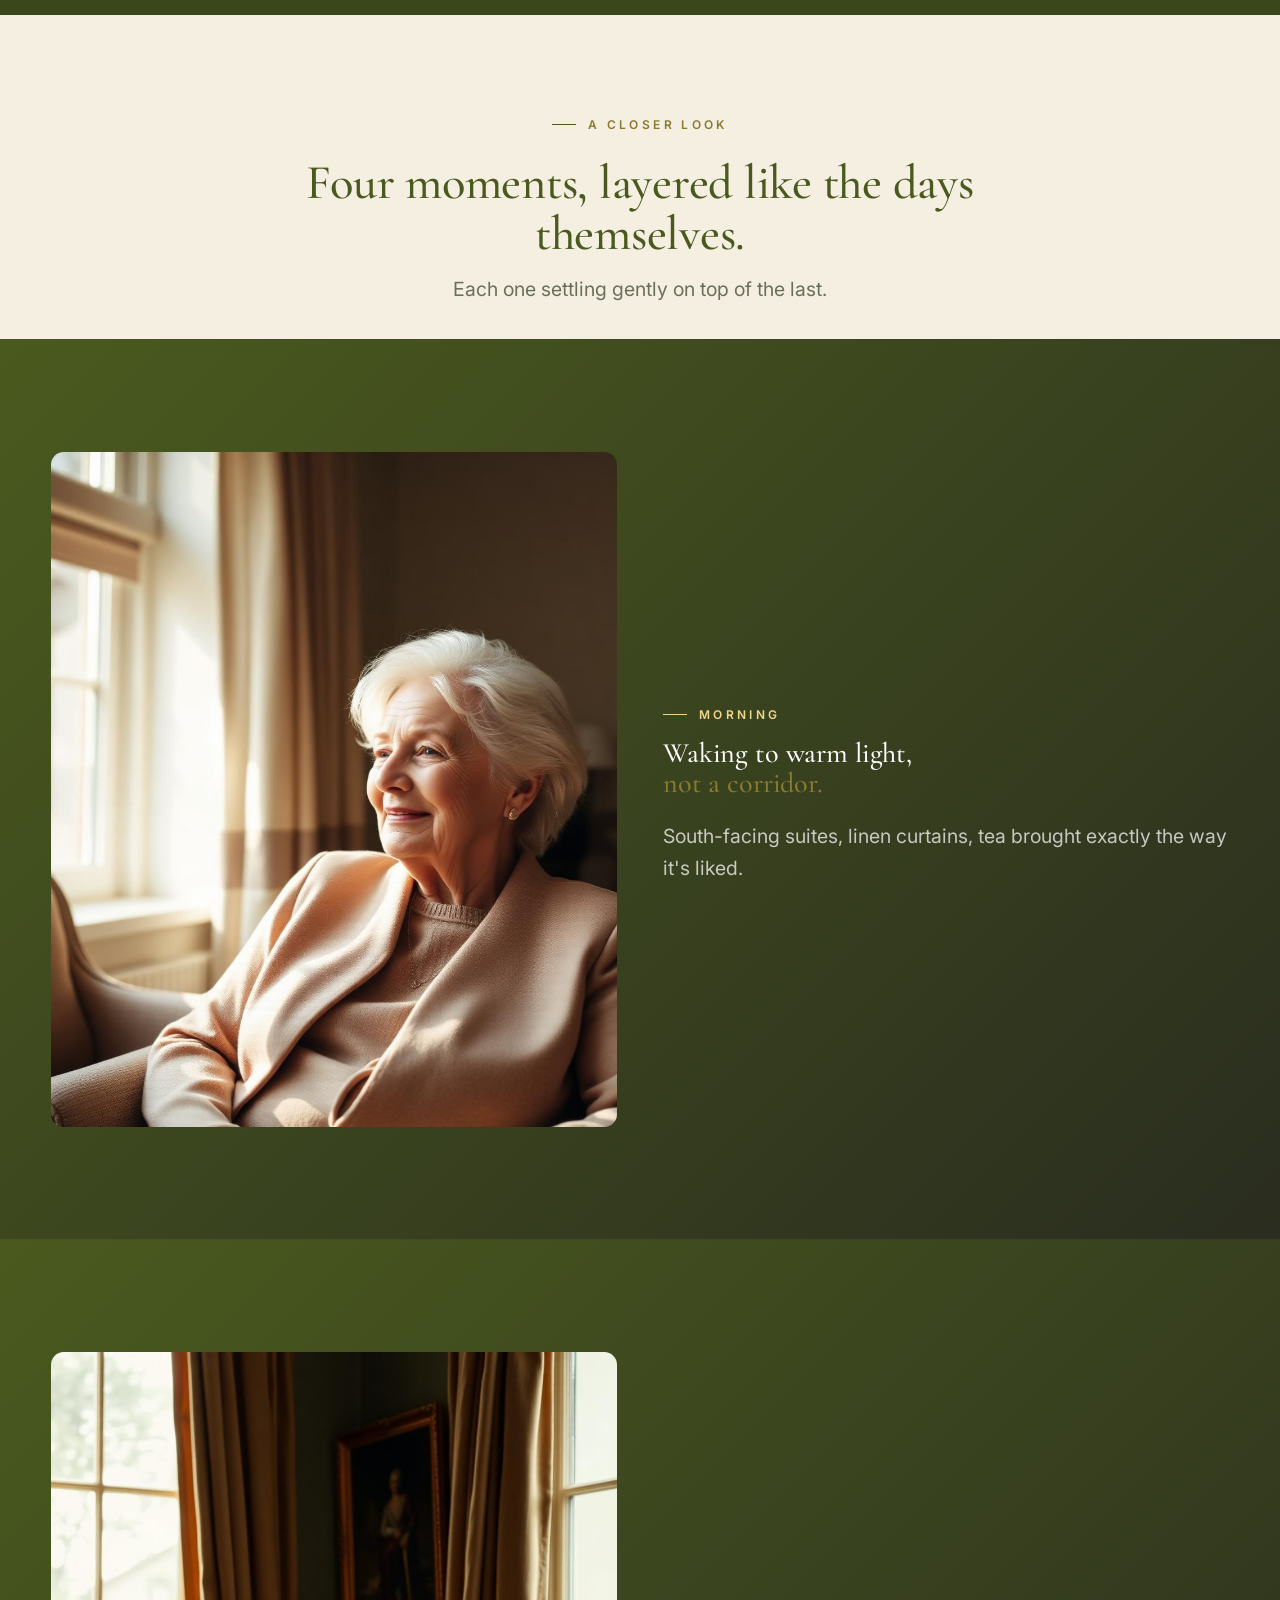
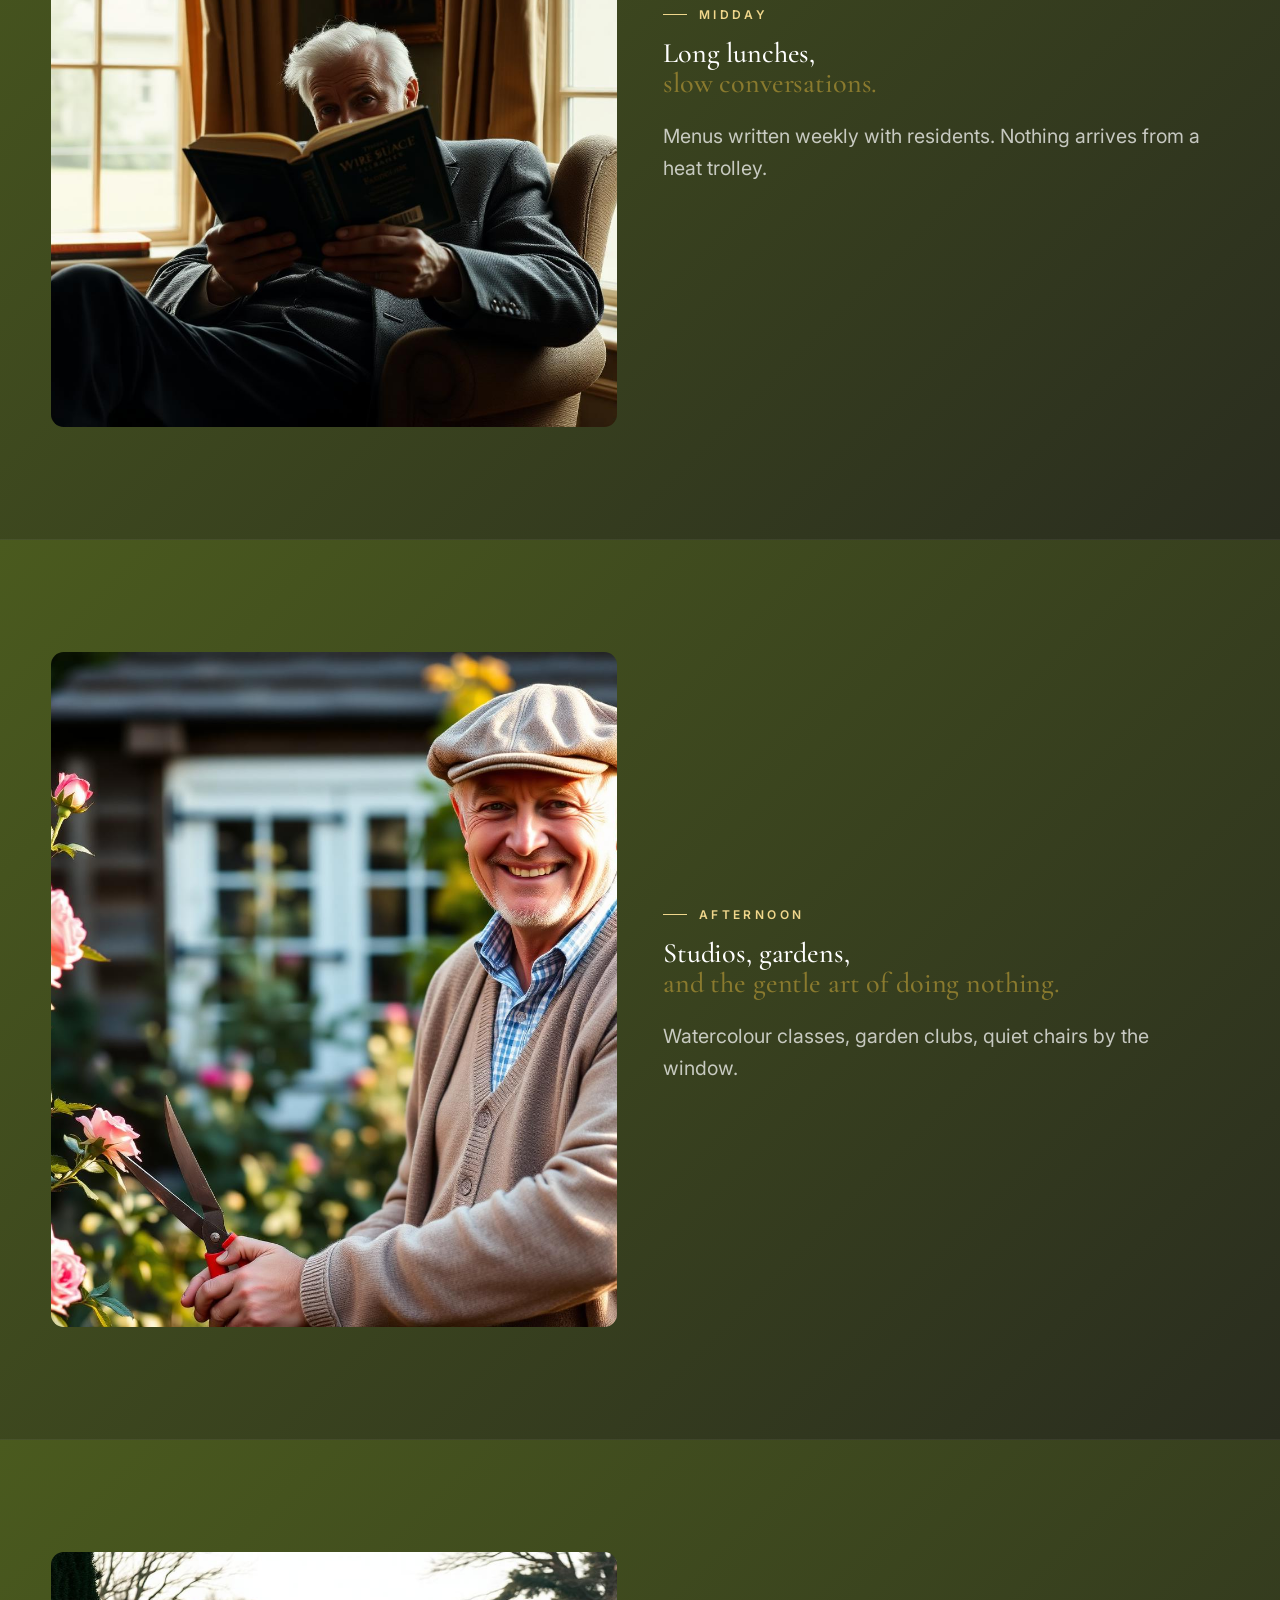
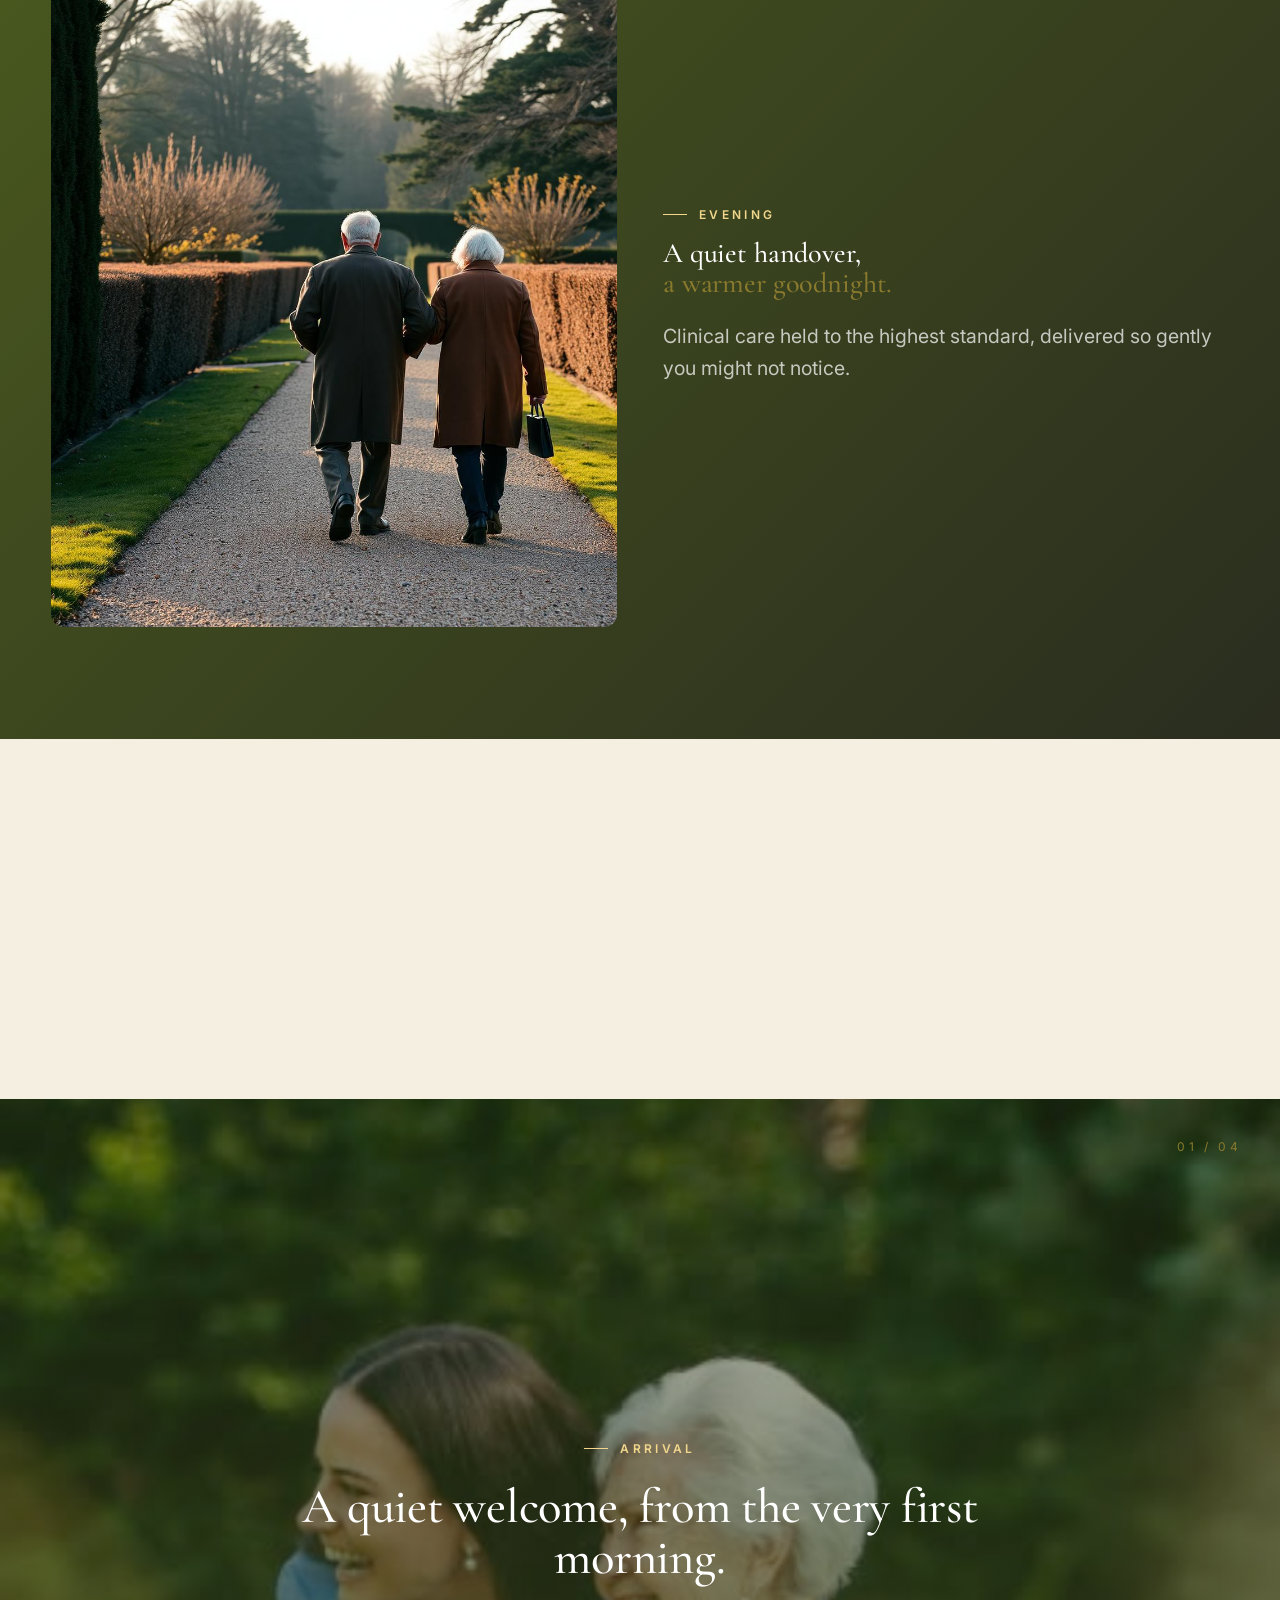
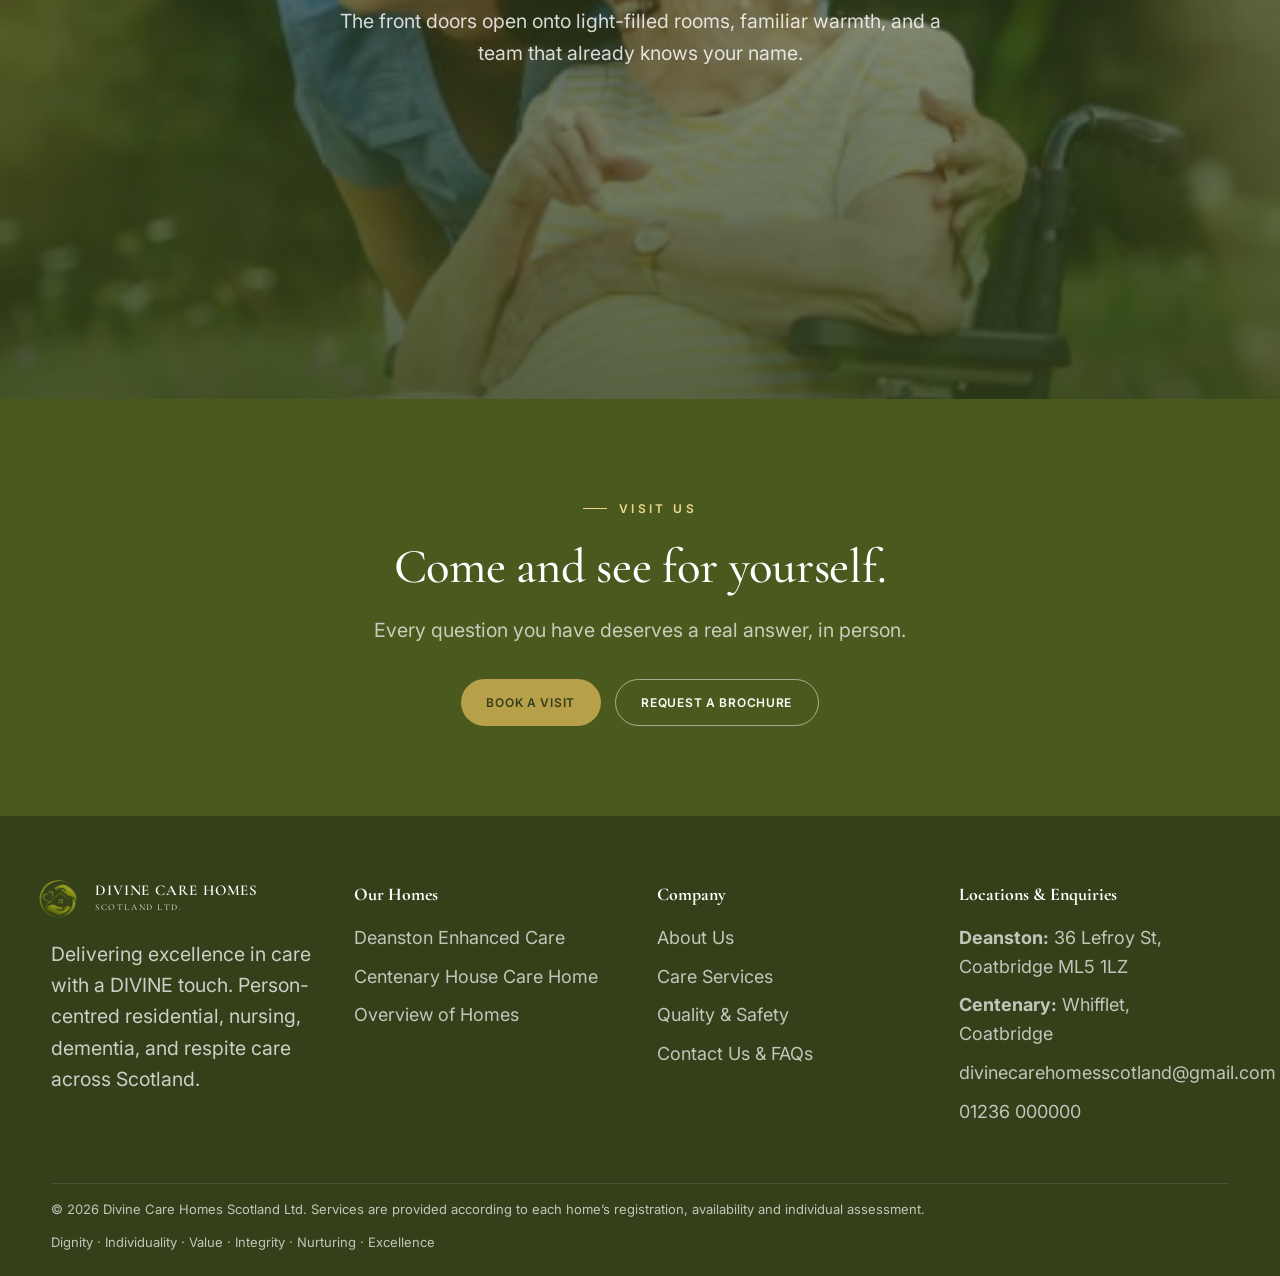
<file: experience.html>
<!doctype html>
<html lang="en">
<head>
<meta charset="utf-8" />
<meta name="viewport" content="width=device-width,initial-scale=1" />
<title>The Divine Experience, a scrolling journey</title>
<meta name="description" content="An immersive scrolling story: fixed-background parallax, sticky sections and full-page slides." />
<meta property="og:title" content="The Divine Experience" />
<meta property="og:description" content="An immersive scrolling story of care, quietly extraordinary." />
<meta property="og:type" content="website" />
<link rel="preconnect" href="https://fonts.googleapis.com">
<link rel="preconnect" href="https://fonts.gstatic.com" crossorigin>
<link href="https://fonts.googleapis.com/css2?family=Cormorant+Garamond:wght@400;500;600&family=Inter:wght@400;500;600&display=swap" rel="stylesheet">
<link rel="icon" type="image/png" href="logo.png" />
<link rel="stylesheet" href="styles.css" />
</head>
<body data-page="experience">
<div id="site-header" data-variant="light"></div>
<section class="page-hero">
  <div class="container">
    <div class="grid">
      <div>
        <span class="eyebrow reveal">Experience</span>
        <h1 class="display reveal delay-1">A scrolling story of quiet days.</h1>
        <p class="reveal delay-2">Three ways to move through Divine Care, fixed-background bands, sticky stacking sections, and full-page slides. Scroll to begin.</p>
      </div>
      <div class="hero-img reveal delay-2"><img src="images/Home care/3.jfif" alt="" fetchpriority="high" decoding="async"/></div>
    </div>
  </div>
</section>

<!-- 4. CSS PARALLAX SCROLL, fixed background bands -->
<section class="css-parallax" style="background-image:url('images/activities.jpg')">
  <div class="inner">
    <span class="eyebrow reveal" style="color:var(--gold)">Sanctuary</span>
    <h2 class="display reveal delay-1">Rooms that feel like home.</h2>
    <p class="reveal delay-2">Every en-suite is designed with soft light, calm materials and personal touches, a place to feel settled from the very first night.</p>
  </div>
</section>

<section class="section">
  <div class="container two-col">
    <div>
      <span class="eyebrow reveal">Philosophy</span>
      <h2 class="display reveal delay-1" style="color:var(--navy);margin:var(--sp-4) 0 var(--sp-4)">Care, quietly extraordinary, one hour at a time.</h2>
      <p class="muted reveal delay-2">The pace of a day here is set by the people living it. Long breakfasts. Slow walks. Afternoons of watercolour, or the newspaper, or simply nothing at all.</p>
    </div>
    <div class="col-img reveal"><img src="images/Home care/4.jfif" alt="" loading="lazy" decoding="async"/></div>
  </div>
</section>

<section class="css-parallax" style="background-image:url('images/exterior.jpg')">
  <div class="inner">
    <span class="eyebrow reveal" style="color:var(--gold)">Gardens</span>
    <h2 class="display reveal delay-1">Eight acres to wander.</h2>
    <p class="reveal delay-2">Formal borders, kitchen gardens, quiet benches under old trees. Every home has grounds worth walking, or simply looking out at.</p>
  </div>
</section>

<!-- 11. STICKY PARALLAX SECTIONS -->
<section class="stacked">
  <div class="container stacked-intro">
    <span class="eyebrow reveal" style="color:var(--gold)">A closer look</span>
    <h2 class="display reveal delay-1">Four moments, layered like the days themselves.</h2>
    <p class="reveal delay-2">Each one settling gently on top of the last.</p>
  </div>
  <article class="stacked-item">
    <div class="s-img"><img src="images/resident-woman.jpg" alt="" loading="lazy" decoding="async"/></div>
    <div class="s-content">
      <span class="eyebrow" style="color:var(--gold)">Morning</span>
      <h3 class="display">Waking to warm light,<br/><em>not a corridor.</em></h3>
      <p>South-facing suites, linen curtains, tea brought exactly the way it's liked.</p>
      </div>
  </article>
  <article class="stacked-item">
    <div class="s-img"><img src="images/resident-man.jpg" alt="" loading="lazy" decoding="async"/></div>
    <div class="s-content">
      <span class="eyebrow" style="color:var(--gold)">Midday</span>
      <h3 class="display">Long lunches,<br/><em>slow conversations.</em></h3>
      <p>Menus written weekly with residents. Nothing arrives from a heat trolley.</p>
      </div>
  </article>
  <article class="stacked-item">
    <div class="s-img"><img src="images/gardening.jpg" alt="" loading="lazy" decoding="async"/></div>
    <div class="s-content">
      <span class="eyebrow" style="color:var(--gold)">Afternoon</span>
      <h3 class="display">Studios, gardens,<br/><em>and the gentle art of doing nothing.</em></h3>
      <p>Watercolour classes, garden clubs, quiet chairs by the window.</p>
      </div>
  </article>
  <article class="stacked-item">
    <div class="s-img"><img src="images/garden-walk.jpg" alt="" loading="lazy" decoding="async"/></div>
    <div class="s-content">
      <span class="eyebrow" style="color:var(--gold)">Evening</span>
      <h3 class="display">A quiet handover,<br/><em>a warmer goodnight.</em></h3>
      <p>Clinical care held to the highest standard, delivered so gently you might not notice.</p>
      </div>
  </article>
</section>

<!-- 6. STICKY FULL-PAGE SLIDES -->
<section class="section cream">
  <div class="container center">
    <span class="eyebrow reveal">Full-page slides</span>
    <h2 class="display reveal delay-1" style="color:var(--navy);margin:var(--sp-4) auto var(--sp-3);max-width:36ch">Snap through the story below.</h2>
    <p class="muted reveal delay-2" style="max-width:52ch;margin-inline:auto">A vertical, snap-to-screen sequence, every scroll settles on the next moment.</p>
  </div>
</section>

<div class="fp-slides" id="fpSlides">
  <div class="fp-slides-track" id="fpTrack">
  <section class="fp-slide">
    <div class="fp-bg"><img src="images/Home care/5.jfif" alt="" loading="lazy" decoding="async"/></div>
    <span class="fp-index">01 / 04</span>
    <div class="fp-inner">
      <span class="eyebrow" style="color:var(--gold)">Arrival</span>
      <h2 class="display">A quiet welcome, from the very first morning.</h2>
      <p>The front doors open onto light-filled rooms, familiar warmth, and a team that already knows your name.</p>
    </div>
  </section>
  <section class="fp-slide">
    <div class="fp-bg"><img src="images/lounge.jpg" alt="" loading="lazy" decoding="async"/></div>
    <span class="fp-index">02 / 04</span>
    <div class="fp-inner">
      <span class="eyebrow" style="color:var(--gold)">The Table</span>
      <h2 class="display">Dining that unhurries the day.</h2>
      <p>Chefs cook from scratch, menus are written weekly with residents, and every meal is an occasion worth sitting down for.</p>
    </div>
  </section>
  <section class="fp-slide">
    <div class="fp-bg"><img src="images/suite.jpg" alt="" loading="lazy" decoding="async"/></div>
    <span class="fp-index">03 / 04</span>
    <div class="fp-inner">
      <span class="eyebrow" style="color:var(--gold)">Outside</span>
      <h2 class="display">Grounds worth stepping into.</h2>
      <p>Long paths, kitchen gardens, benches under old trees, the outdoors, always within reach.</p>
    </div>
  </section>
  <section class="fp-slide">
    <div class="fp-bg"><img src="images/Home care/6.jfif" alt="" loading="lazy" decoding="async"/></div>
    <span class="fp-index">04 / 04</span>
    <div class="fp-inner">
      <span class="eyebrow" style="color:var(--gold)">Goodnight</span>
      <h2 class="display">A warmer goodnight.</h2>
      <p>Clinical care held to the highest standard, delivered so gently you might not notice it happening at all.</p>
      <div class="cta-actions" style="margin-top:var(--sp-5);justify-content:center">
        <a href="contact.html" class="btn">Book a visit</a>
        <a href="index.html" class="btn ghost">Back to home</a>
      </div>
    </div>
  </section>
  </div>
</div>

<section class="cta">
  <div class="container">
    <span class="eyebrow reveal" style="color:var(--gold)">Visit us</span>
    <h2 class="display reveal delay-1">Come and see for yourself.</h2>
    <p class="reveal delay-2">Every question you have deserves a real answer, in person.</p>
    <div class="cta-actions reveal delay-3">
      <a href="contact.html" class="btn">Book a visit</a>
      <a href="contact.html" class="btn ghost">Request a brochure</a>
    </div>
  </div>
</section>

<div id="site-footer"></div>
<script src="script.js"></script>
</body></html>
</file>
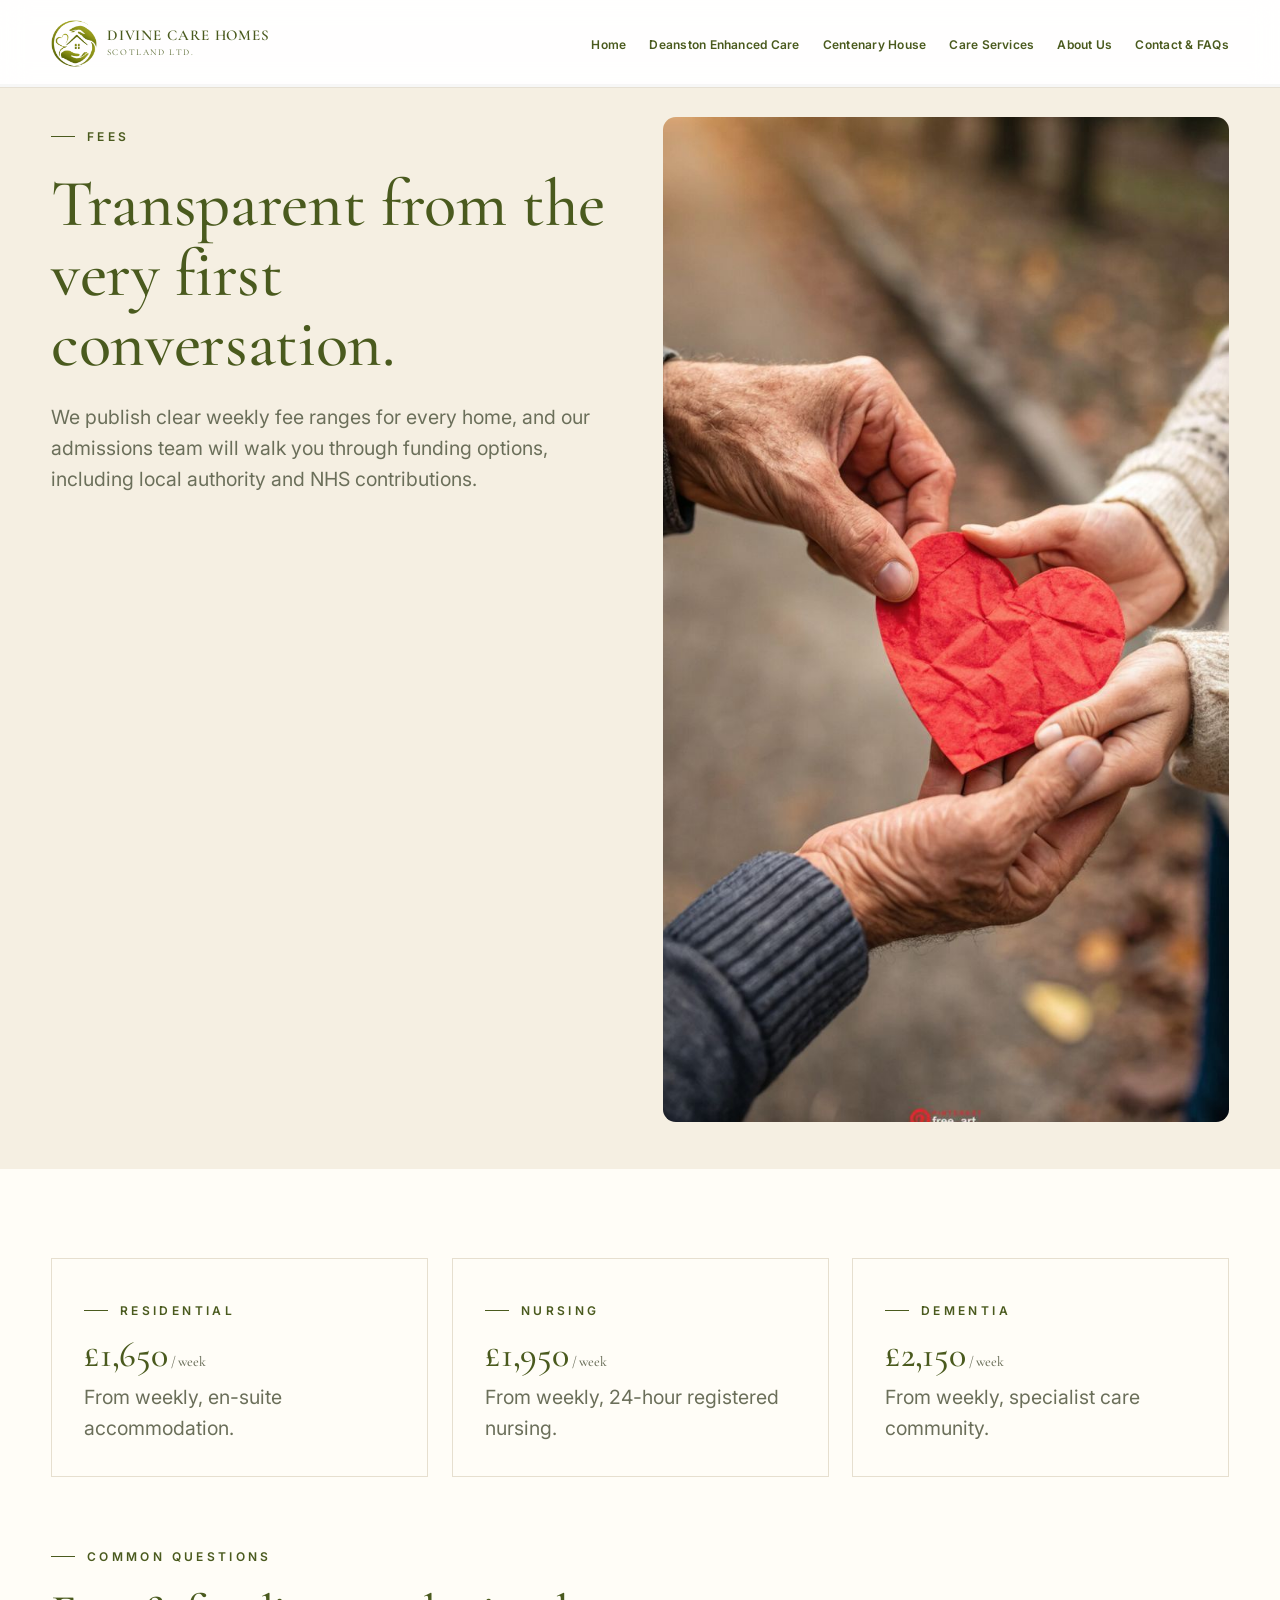
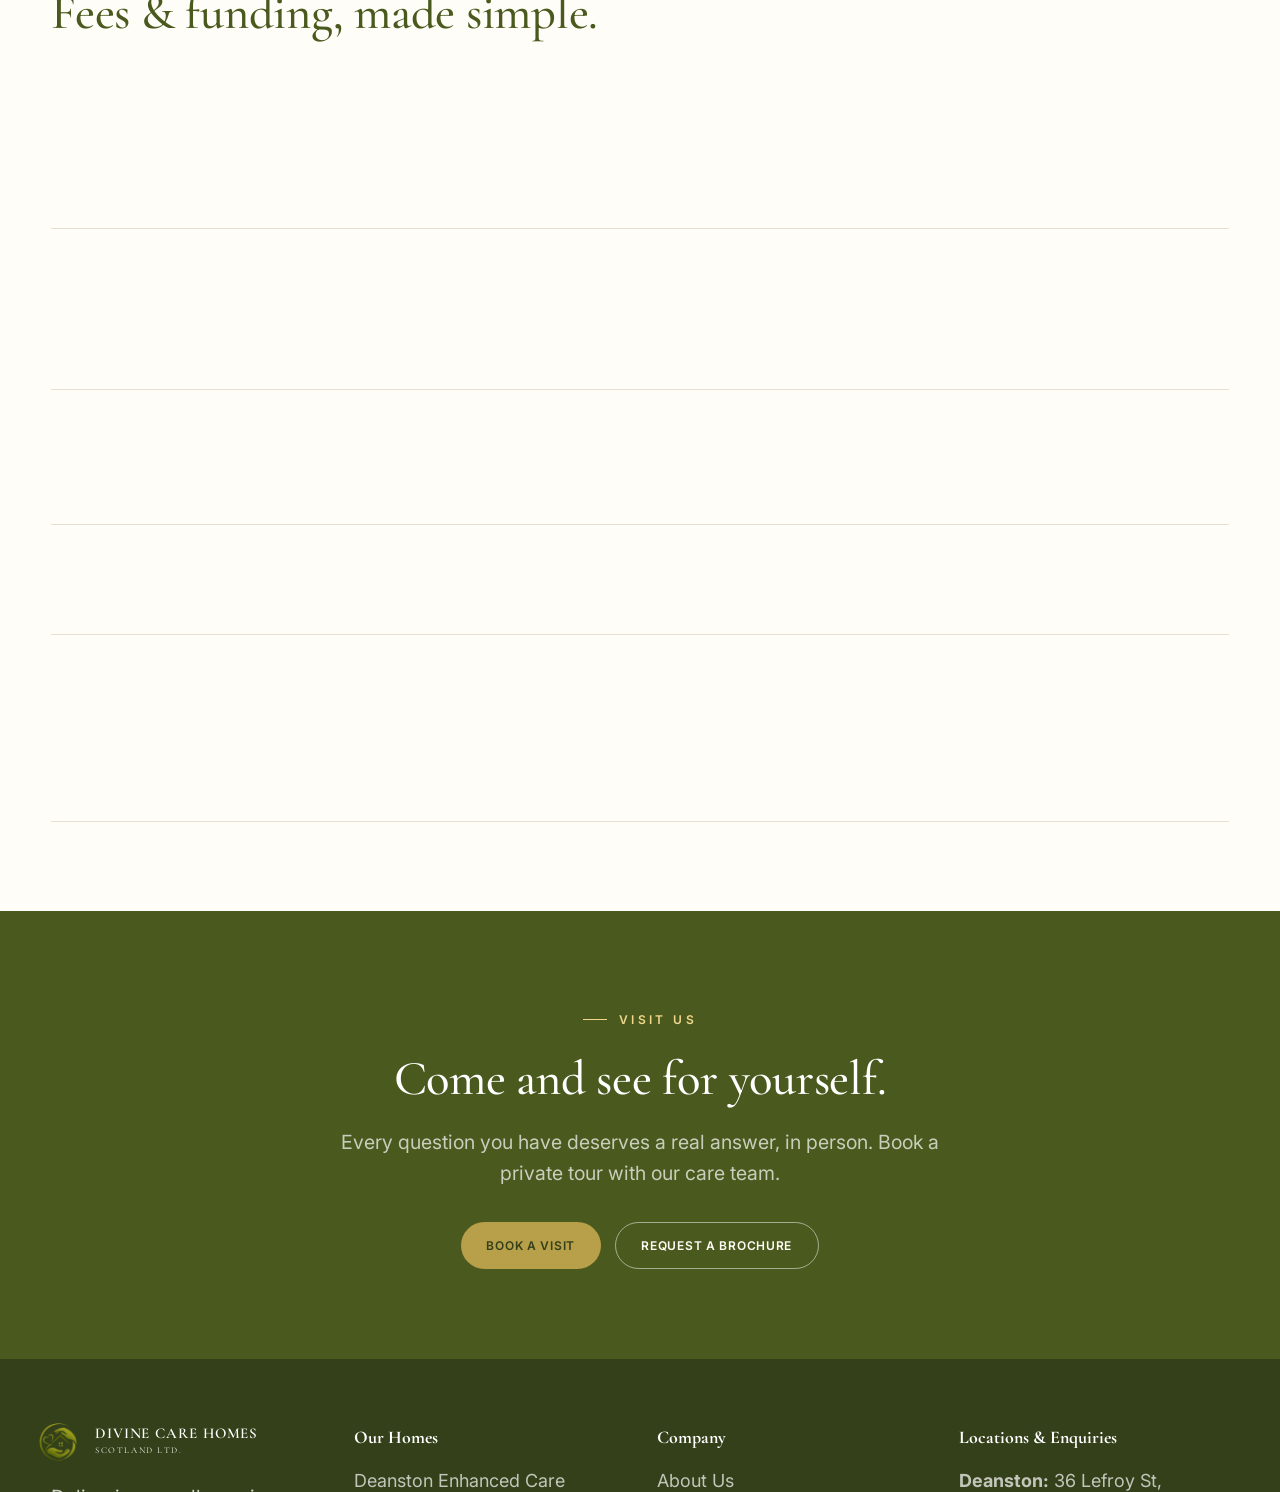
<file: fees.html>
<!doctype html>
<html lang="en">
<head>
<meta charset="utf-8" />
<meta name="viewport" content="width=device-width,initial-scale=1" />
<title>Fees & Funding, Divine Care</title>
<meta name="description" content="Transparent pricing, honest guidance and clear information about funding options." />
<meta property="og:title" content="Fees & Funding, Divine Care" />
<meta property="og:description" content="Transparent pricing, honest guidance and clear information about funding options." />
<meta property="og:type" content="website" />
<link rel="preconnect" href="https://fonts.googleapis.com">
<link rel="preconnect" href="https://fonts.gstatic.com" crossorigin>
<link href="https://fonts.googleapis.com/css2?family=Cormorant+Garamond:wght@400;500;600&family=Inter:wght@400;500;600&display=swap" rel="stylesheet">
<link rel="icon" type="image/png" href="logo.png" />
<link rel="stylesheet" href="styles.css" />
</head>
<body data-page="fees">
<div id="site-header" data-variant="light"></div>
<section class="page-hero">
  <div class="container">
    <div class="grid">
      <div>
        <span class="eyebrow reveal">Fees</span>
        <h1 class="display reveal delay-1">Transparent from the very first conversation.</h1>
        <p class="reveal delay-2">We publish clear weekly fee ranges for every home, and our admissions team will walk you through funding options, including local authority and NHS contributions.</p>
      </div>
      <div class="hero-img reveal delay-2"><img src="images/Home care/download (3).jfif" alt="" fetchpriority="high" decoding="async"/></div>
    </div>
  </div>
</section>

<section class="section">
  <div class="container">
    <div style="display:grid;grid-template-columns:repeat(auto-fit,minmax(260px,1fr));gap:24px;margin-bottom:60px">
      <div class="reveal" style="border:1px solid var(--line);padding:32px"><span class="eyebrow">Residential</span><h3 class="display" style="color:var(--navy);margin:16px 0 8px;font-size:2rem">£1,650<span style="font-size:14px;color:var(--muted)"> / week</span></h3><p class="muted">From weekly, en-suite accommodation.</p></div>
      <div class="reveal delay-1" style="border:1px solid var(--line);padding:32px"><span class="eyebrow">Nursing</span><h3 class="display" style="color:var(--navy);margin:16px 0 8px;font-size:2rem">£1,950<span style="font-size:14px;color:var(--muted)"> / week</span></h3><p class="muted">From weekly, 24-hour registered nursing.</p></div>
      <div class="reveal delay-2" style="border:1px solid var(--line);padding:32px"><span class="eyebrow">Dementia</span><h3 class="display" style="color:var(--navy);margin:16px 0 8px;font-size:2rem">£2,150<span style="font-size:14px;color:var(--muted)"> / week</span></h3><p class="muted">From weekly, specialist care community.</p></div>
    </div>
    <span class="eyebrow reveal">Common questions</span>
    <h2 class="display reveal delay-1" style="color:var(--navy);margin:20px 0 30px">Fees & funding, made simple.</h2>
    <div><div class="acc-item"><button class="acc-q">What is included in the weekly fee? <span class="plus">+</span></button><div class="acc-a">Accommodation, all meals, personal care, activities and 24-hour support. Nursing care is included where clinically required.</div></div><div class="acc-item"><button class="acc-q">Do you accept local authority funding? <span class="plus">+</span></button><div class="acc-a">Yes, many of our homes accept partial or full local authority funding, subject to availability.</div></div><div class="acc-item"><button class="acc-q">How often are fees reviewed? <span class="plus">+</span></button><div class="acc-a">Fees are reviewed annually, with notice given no less than 28 days in advance.</div></div><div class="acc-item"><button class="acc-q">Are there additional charges? <span class="plus">+</span></button><div class="acc-a">Optional extras like private hairdressing or chiropody are clearly itemised and never added without permission.</div></div><div class="acc-item"><button class="acc-q">Can I use NHS-Funded Nursing Care? <span class="plus">+</span></button><div class="acc-a">Yes, FNC contributions from the NHS are applied directly against nursing fees.</div></div></div>
  </div>
</section>
<section class="cta">
  <div class="container">
    <span class="eyebrow reveal" style="color:var(--gold)">Visit us</span>
    <h2 class="display reveal delay-1">Come and see for yourself.</h2>
    <p class="reveal delay-2">Every question you have deserves a real answer, in person. Book a private tour with our care team.</p>
    <div class="cta-actions reveal delay-3">
      <a href="contact.html" class="btn">Book a visit</a>
      <a href="contact.html" class="btn ghost">Request a brochure</a>
    </div>
  </div>
</section>
<div id="site-footer"></div>
<script src="script.js"></script>
</body></html>
</file>
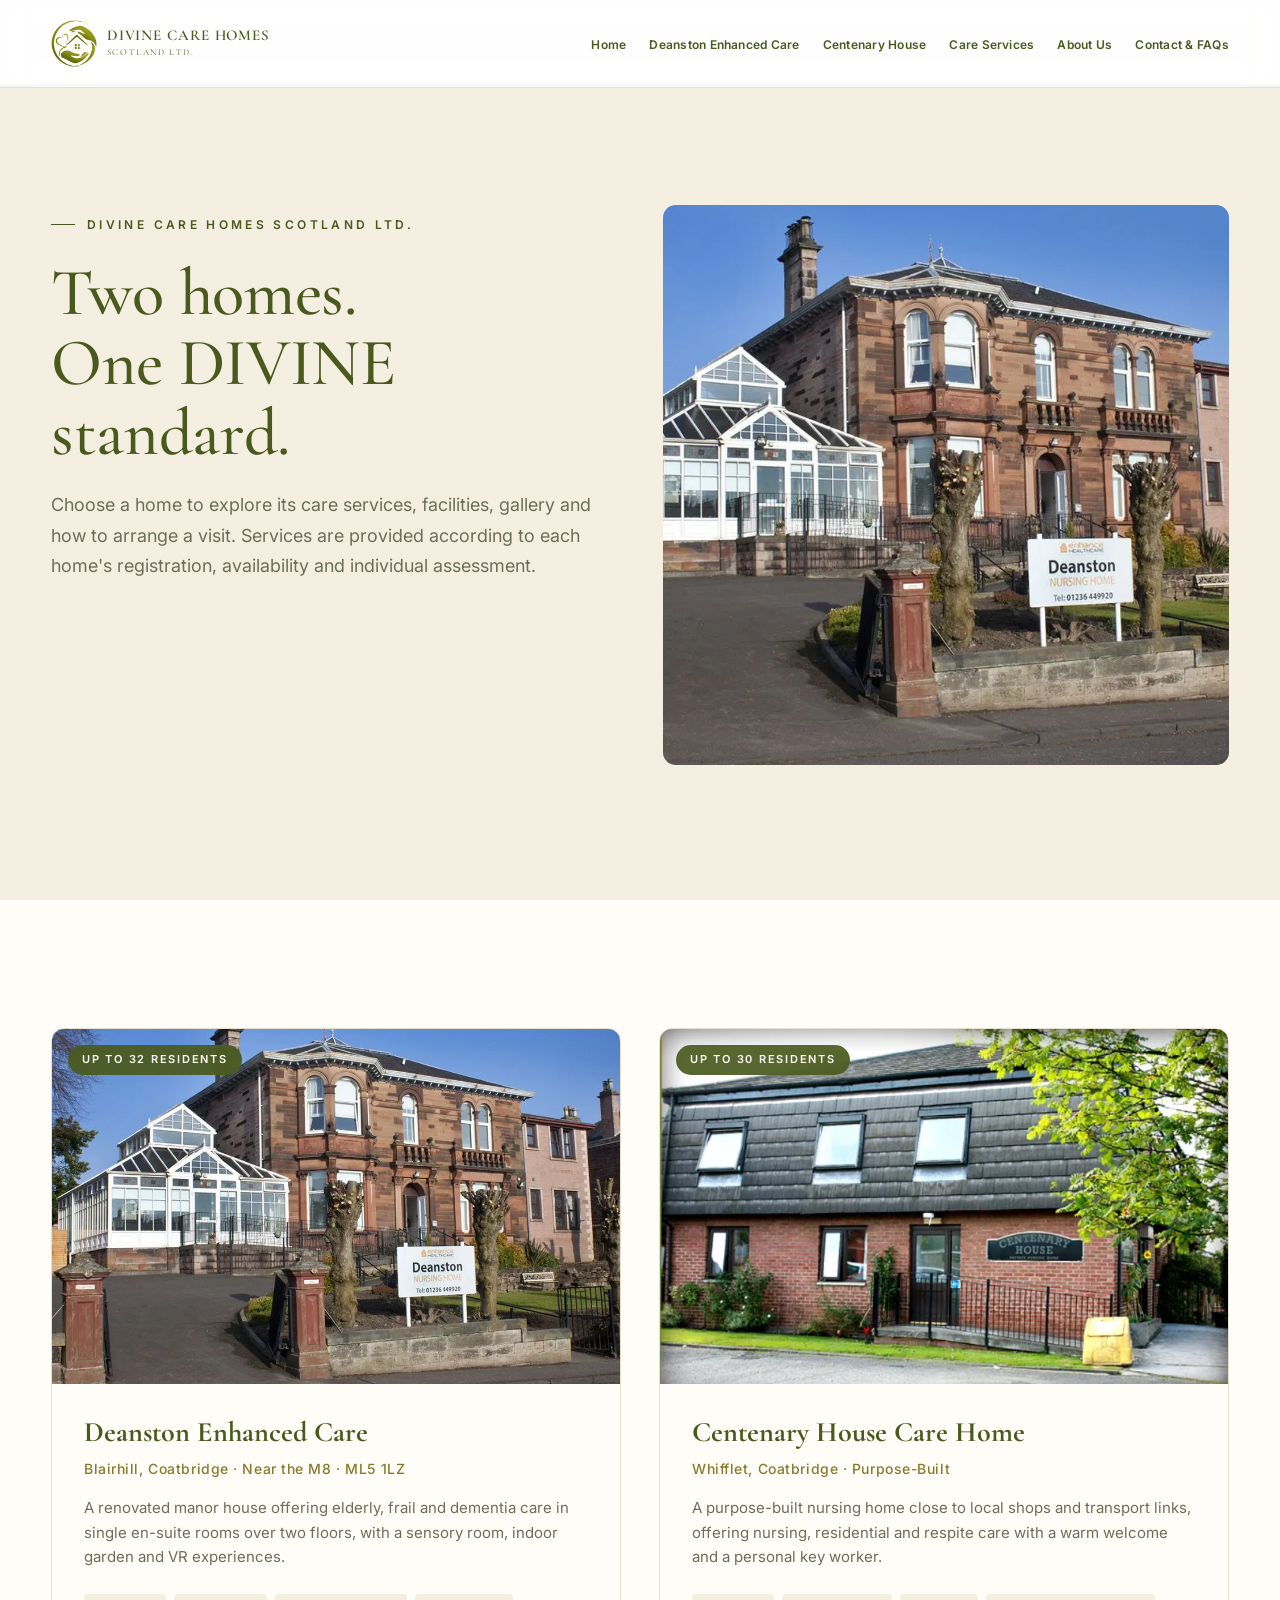
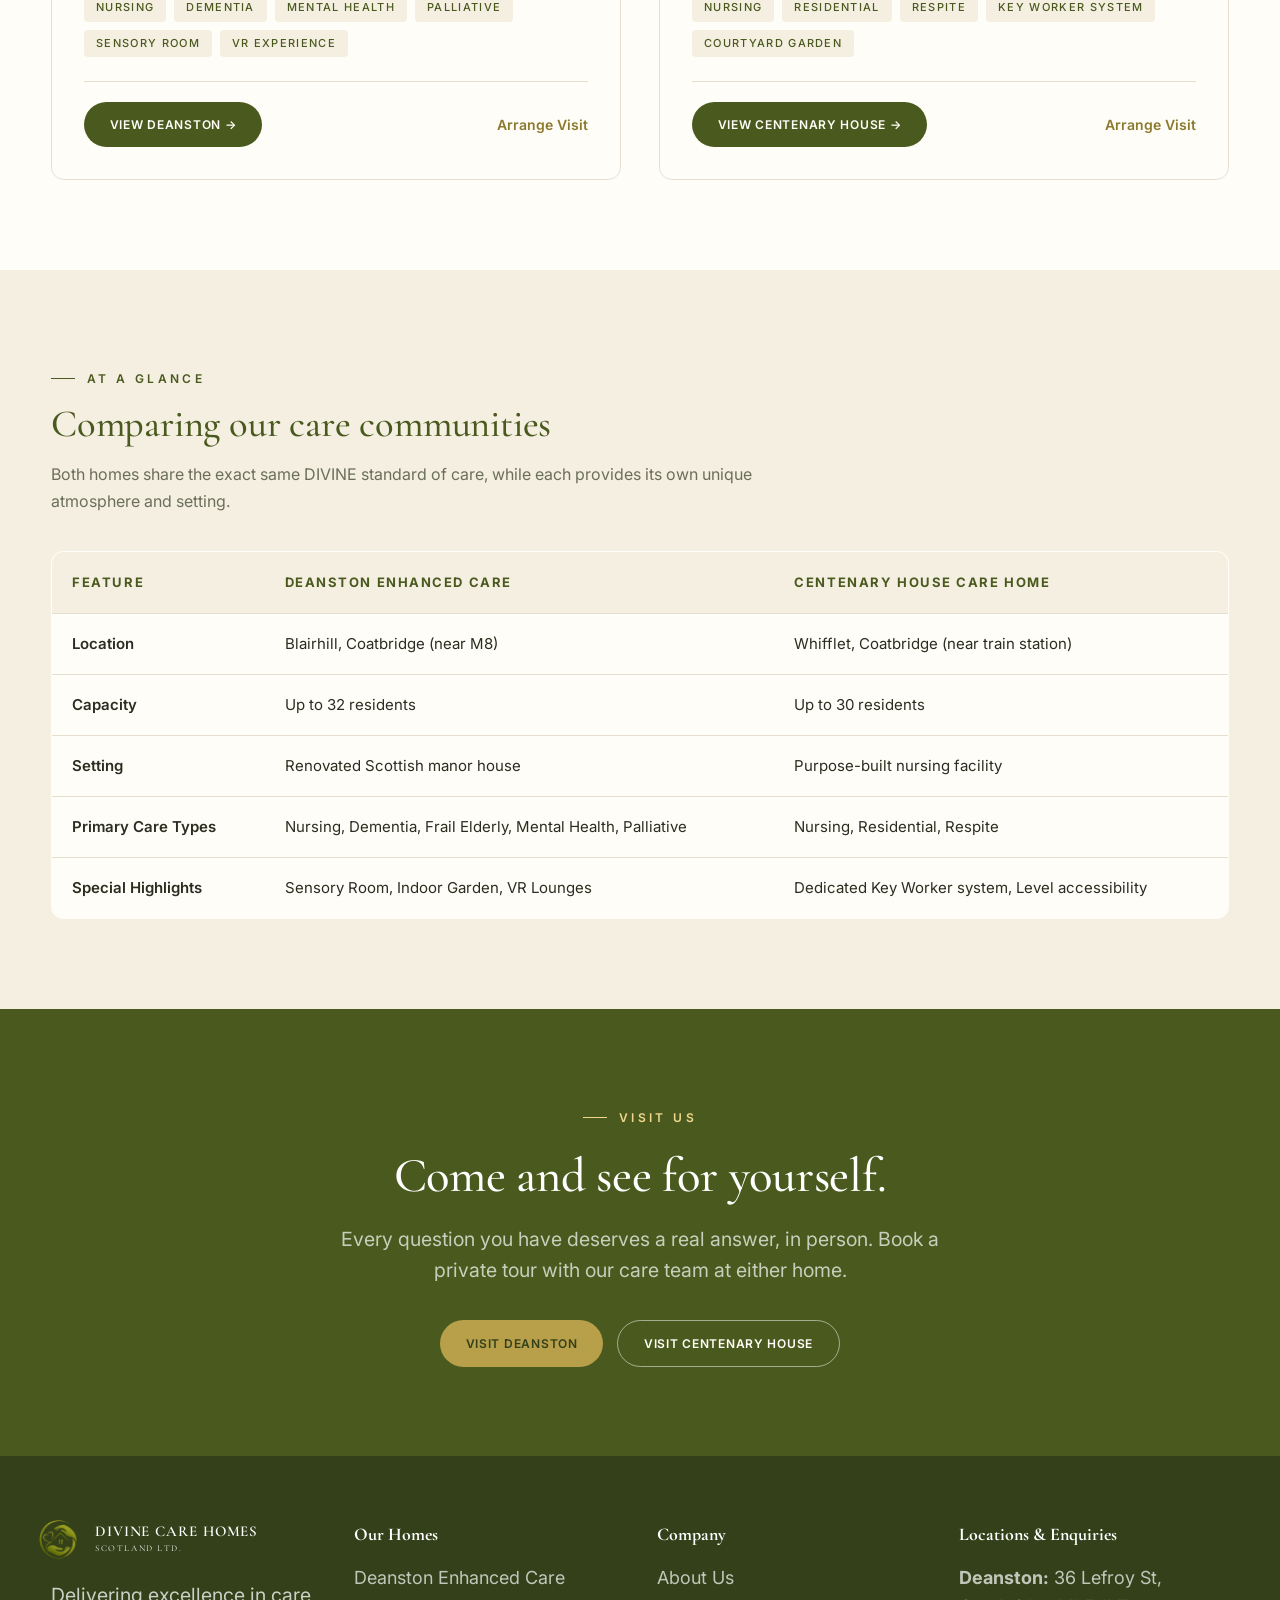
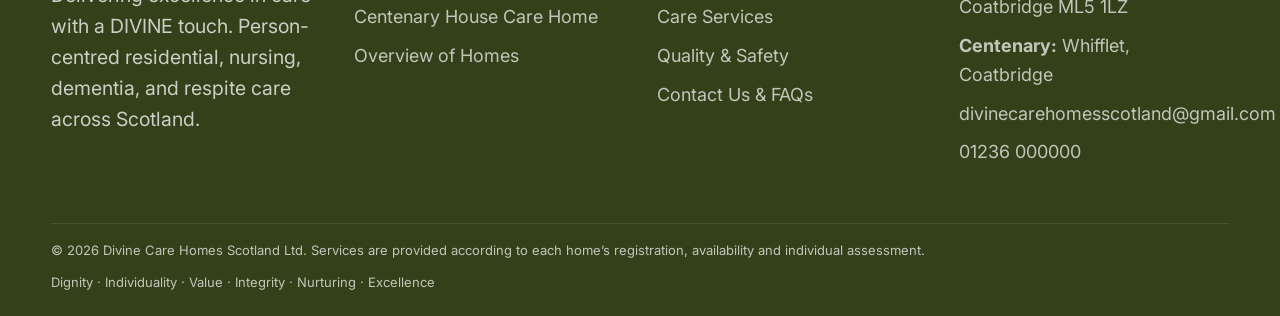
<file: homes.html>
<!doctype html>
<html lang="en">
<head>
<meta charset="utf-8" />
<meta name="viewport" content="width=device-width,initial-scale=1" />
<title>Our Homes in Scotland | Divine Care Homes Scotland Ltd.</title>
<meta name="description" content="Explore our two care homes in Coatbridge, Scotland: Deanston Enhanced Care in Blairhill and Centenary House Care Home in Whifflet." />
<meta property="og:title" content="Our Homes in Scotland | Divine Care Homes Scotland Ltd." />
<meta property="og:description" content="Two homes. One DIVINE standard of care. Deanston Enhanced Care and Centenary House Care Home." />
<meta property="og:type" content="website" />
<link rel="preconnect" href="https://fonts.googleapis.com">
<link rel="preconnect" href="https://fonts.gstatic.com" crossorigin>
<link href="https://fonts.googleapis.com/css2?family=Cormorant+Garamond:wght@400;500;600;700&family=Inter:wght@400;500;600&display=swap" rel="stylesheet">
<link rel="icon" type="image/png" href="logo.png" />
<link rel="stylesheet" href="styles.css?v=3" />
</head>
<body data-page="homes">
<div id="site-header" data-variant="light"></div>

<section class="page-hero">
  <div class="container">
    <div class="grid">
      <div>
        <span class="eyebrow reveal">Divine Care Homes Scotland Ltd.</span>
        <h1 class="display reveal delay-1">Two homes.<br/>One DIVINE standard.</h1>
        <p class="reveal delay-2" style="font-size:18px;line-height:1.7;margin-top:14px">Choose a home to explore its care services, facilities, gallery and how to arrange a visit. Services are provided according to each home's registration, availability and individual assessment.</p>
      </div>
      <div class="hero-img reveal delay-2">
        <img src="images/Deanston Care Home (1).png" alt="Divine Care Homes in Scotland" fetchpriority="high" decoding="async"/>
      </div>
    </div>
  </div>
</section>

<section class="section">
  <div class="container">
    <div class="home-showcase-grid">
      <!-- DEANSTON ENHANCED CARE -->
      <article class="home-card reveal">
        <div class="home-card-media">
          <img src="images/Deanston Care Home (1).png" alt="Deanston Enhanced Care Blairhill" loading="lazy" decoding="async"/>
          <span class="home-badge">Up to 32 Residents</span>
        </div>
        <div class="home-card-body">
          <h3>Deanston Enhanced Care</h3>
          <div class="home-card-sub">Blairhill, Coatbridge · Near the M8 · ML5 1LZ</div>
          <p>A renovated manor house offering elderly, frail and dementia care in single en-suite rooms over two floors, with a sensory room, indoor garden and VR experiences.</p>
          <div class="home-card-tags">
            <span class="home-tag-pill">Nursing</span>
            <span class="home-tag-pill">Dementia</span>
            <span class="home-tag-pill">Mental Health</span>
            <span class="home-tag-pill">Palliative</span>
            <span class="home-tag-pill">Sensory Room</span>
            <span class="home-tag-pill">VR Experience</span>
          </div>
          <div class="home-card-actions">
            <a href="deanston.html" class="btn dark">View Deanston →</a>
            <a href="deanston.html#visit" style="font-size:14px;color:var(--gold);font-weight:600">Arrange Visit</a>
          </div>
        </div>
      </article>

      <!-- CENTENARY HOUSE CARE HOME -->
      <article class="home-card reveal delay-1">
        <div class="home-card-media">
          <img src="images/cenetary house.png" alt="Centenary House Care Home Whifflet" loading="lazy" decoding="async"/>
          <span class="home-badge">Up to 30 Residents</span>
        </div>
        <div class="home-card-body">
          <h3>Centenary House Care Home</h3>
          <div class="home-card-sub">Whifflet, Coatbridge · Purpose-Built</div>
          <p>A purpose-built nursing home close to local shops and transport links, offering nursing, residential and respite care with a warm welcome and a personal key worker.</p>
          <div class="home-card-tags">
            <span class="home-tag-pill">Nursing</span>
            <span class="home-tag-pill">Residential</span>
            <span class="home-tag-pill">Respite</span>
            <span class="home-tag-pill">Key Worker System</span>
            <span class="home-tag-pill">Courtyard Garden</span>
          </div>
          <div class="home-card-actions">
            <a href="centenary.html" class="btn dark">View Centenary House →</a>
            <a href="centenary.html#visit" style="font-size:14px;color:var(--gold);font-weight:600">Arrange Visit</a>
          </div>
        </div>
      </article>
    </div>
  </div>
</section>

<!-- COMPARISON & FEATURES SUMMARY -->
<section class="section cream">
  <div class="container">
    <div style="max-width:760px;margin-bottom:36px">
      <span class="eyebrow reveal">At A Glance</span>
      <h2 class="display reveal delay-1" style="color:var(--navy);font-size:clamp(28px,3vw,44px);margin:16px 0 16px">Comparing our care communities</h2>
      <p class="muted reveal delay-2" style="font-size:16px;line-height:1.7">Both homes share the exact same DIVINE standard of care, while each provides its own unique atmosphere and setting.</p>
    </div>

    <div style="overflow-x:auto">
      <table style="width:100%;border-collapse:collapse;background:var(--white);border-radius:var(--radius);overflow:hidden;border:1px solid var(--line)">
        <thead>
          <tr style="text-align:left;font-size:13px;letter-spacing:0.12em;text-transform:uppercase;color:var(--navy);background:var(--cream)">
            <th style="padding:20px;border-bottom:1px solid var(--line)">Feature</th>
            <th style="padding:20px;border-bottom:1px solid var(--line)">Deanston Enhanced Care</th>
            <th style="padding:20px;border-bottom:1px solid var(--line)">Centenary House Care Home</th>
          </tr>
        </thead>
        <tbody style="font-size:15px;color:var(--ink)">
          <tr>
            <td style="padding:18px 20px;border-bottom:1px solid var(--line);font-weight:600">Location</td>
            <td style="padding:18px 20px;border-bottom:1px solid var(--line)">Blairhill, Coatbridge (near M8)</td>
            <td style="padding:18px 20px;border-bottom:1px solid var(--line)">Whifflet, Coatbridge (near train station)</td>
          </tr>
          <tr>
            <td style="padding:18px 20px;border-bottom:1px solid var(--line);font-weight:600">Capacity</td>
            <td style="padding:18px 20px;border-bottom:1px solid var(--line)">Up to 32 residents</td>
            <td style="padding:18px 20px;border-bottom:1px solid var(--line)">Up to 30 residents</td>
          </tr>
          <tr>
            <td style="padding:18px 20px;border-bottom:1px solid var(--line);font-weight:600">Setting</td>
            <td style="padding:18px 20px;border-bottom:1px solid var(--line)">Renovated Scottish manor house</td>
            <td style="padding:18px 20px;border-bottom:1px solid var(--line)">Purpose-built nursing facility</td>
          </tr>
          <tr>
            <td style="padding:18px 20px;border-bottom:1px solid var(--line);font-weight:600">Primary Care Types</td>
            <td style="padding:18px 20px;border-bottom:1px solid var(--line)">Nursing, Dementia, Frail Elderly, Mental Health, Palliative</td>
            <td style="padding:18px 20px;border-bottom:1px solid var(--line)">Nursing, Residential, Respite</td>
          </tr>
          <tr>
            <td style="padding:18px 20px;border-bottom:1px solid var(--line);font-weight:600">Special Highlights</td>
            <td style="padding:18px 20px;border-bottom:1px solid var(--line)">Sensory Room, Indoor Garden, VR Lounges</td>
            <td style="padding:18px 20px;border-bottom:1px solid var(--line)">Dedicated Key Worker system, Level accessibility</td>
          </tr>
        </tbody>
      </table>
    </div>
  </div>
</section>

<!-- VISIT CTA -->
<section class="cta">
  <div class="container">
    <span class="eyebrow reveal" style="color:var(--gold)">Visit Us</span>
    <h2 class="display reveal delay-1">Come and see for yourself.</h2>
    <p class="reveal delay-2">Every question you have deserves a real answer, in person. Book a private tour with our care team at either home.</p>
    <div class="cta-actions reveal delay-3">
      <a href="deanston.html#visit" class="btn">Visit Deanston</a>
      <a href="centenary.html#visit" class="btn ghost">Visit Centenary House</a>
    </div>
  </div>
</section>

<div id="site-footer"></div>
<script src="script.js?v=3"></script>
</body>
</html>
</file>
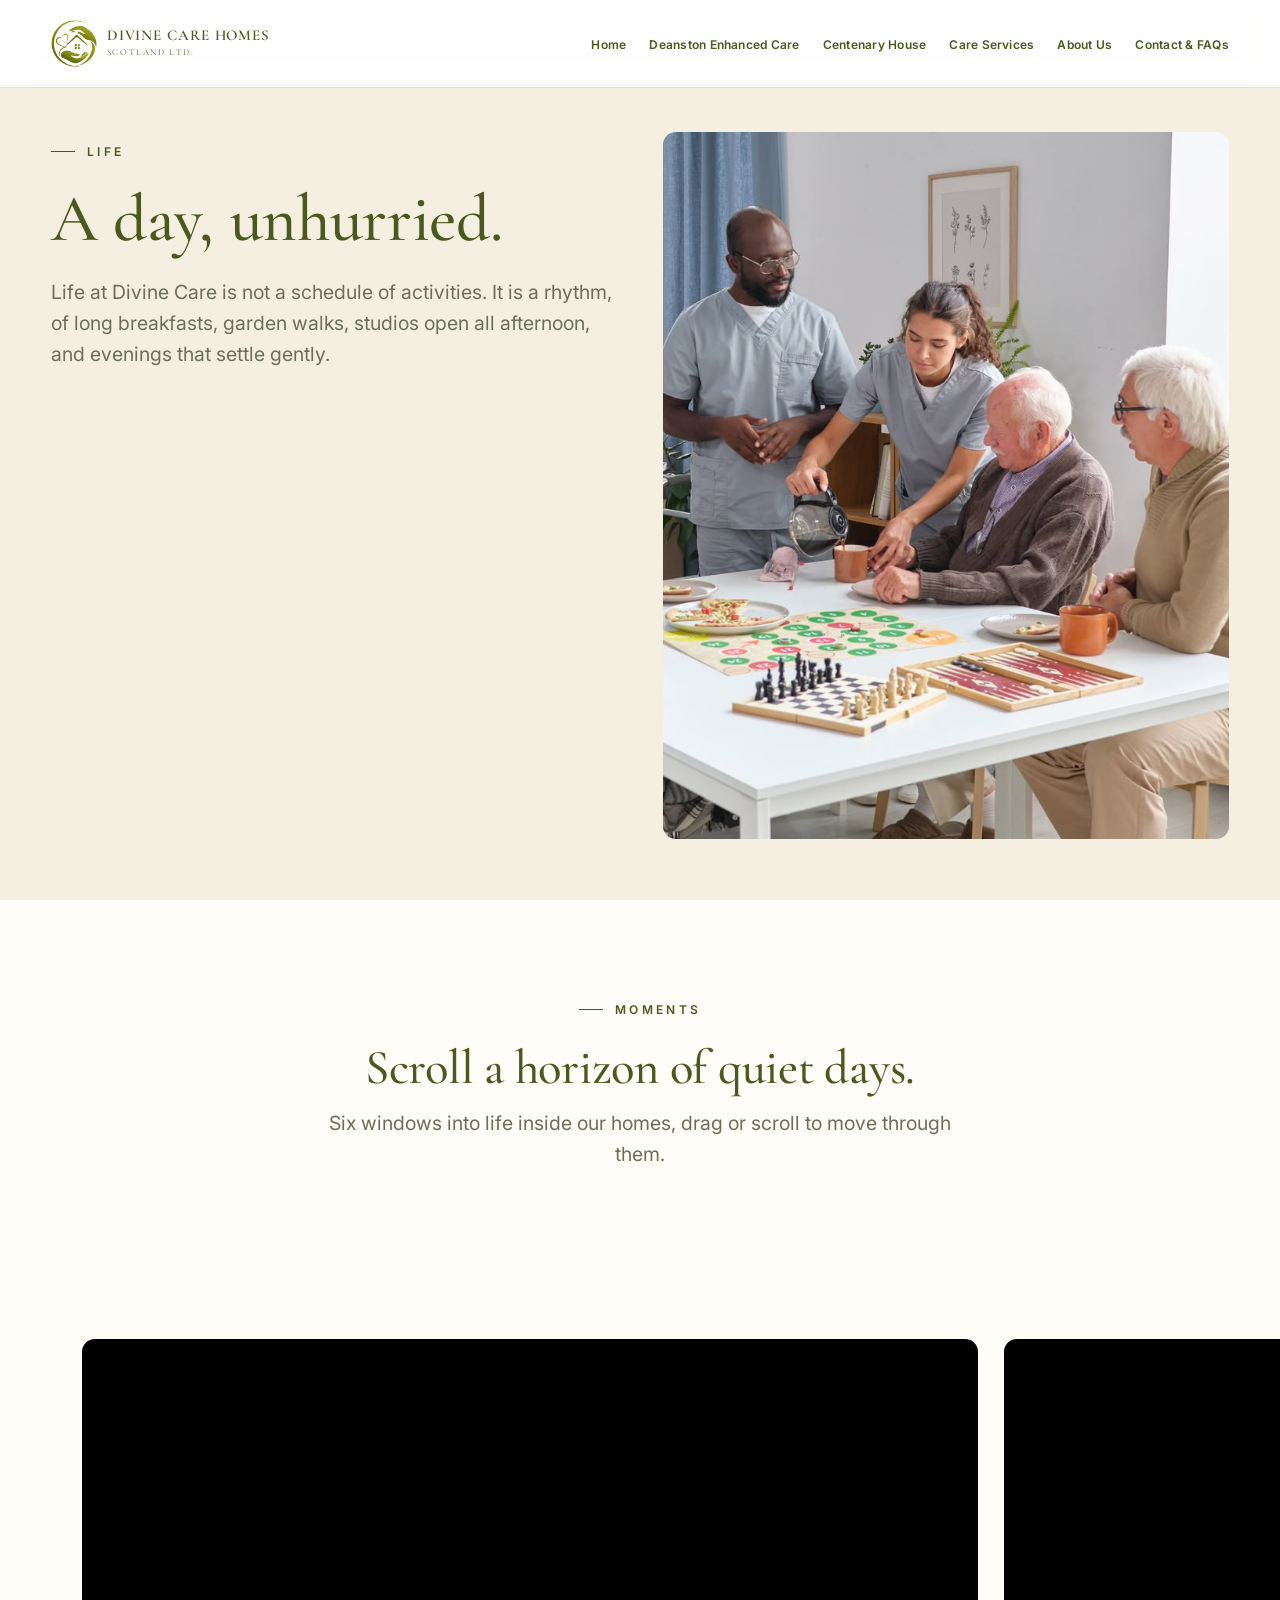
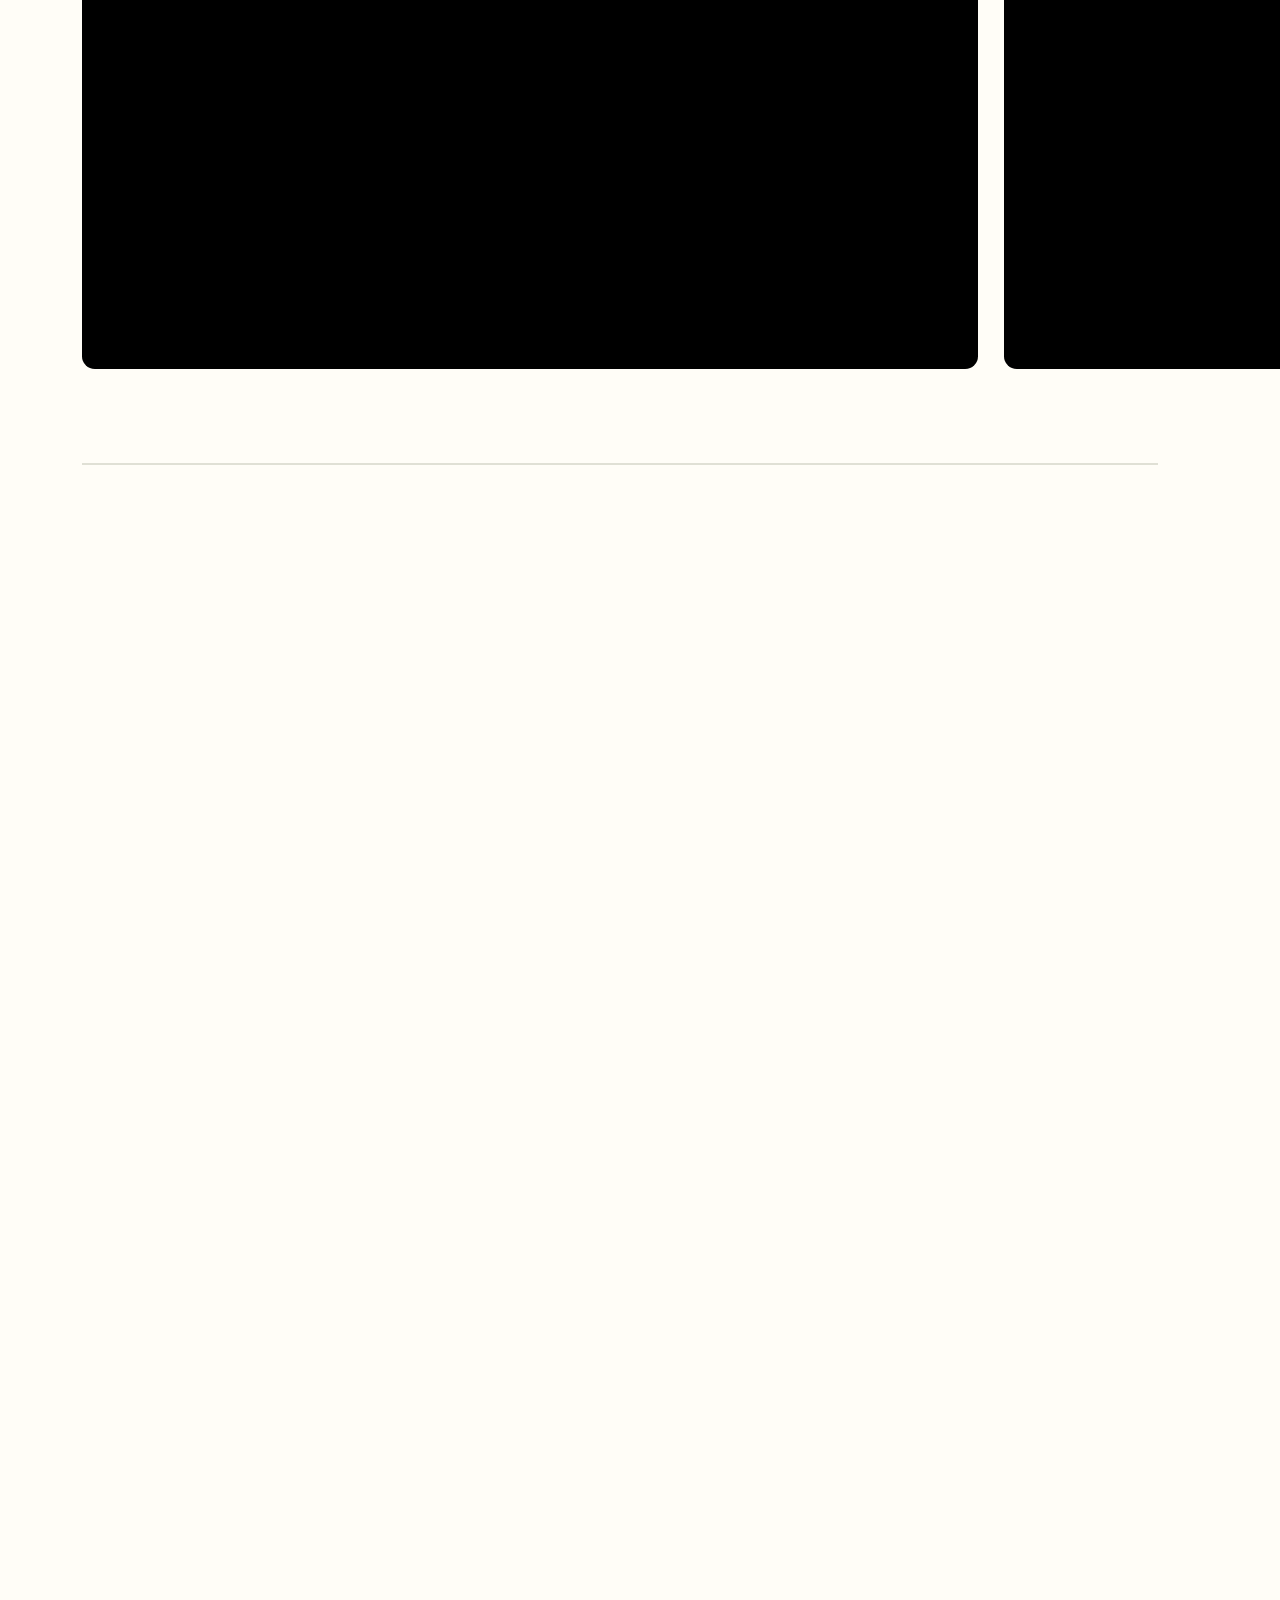
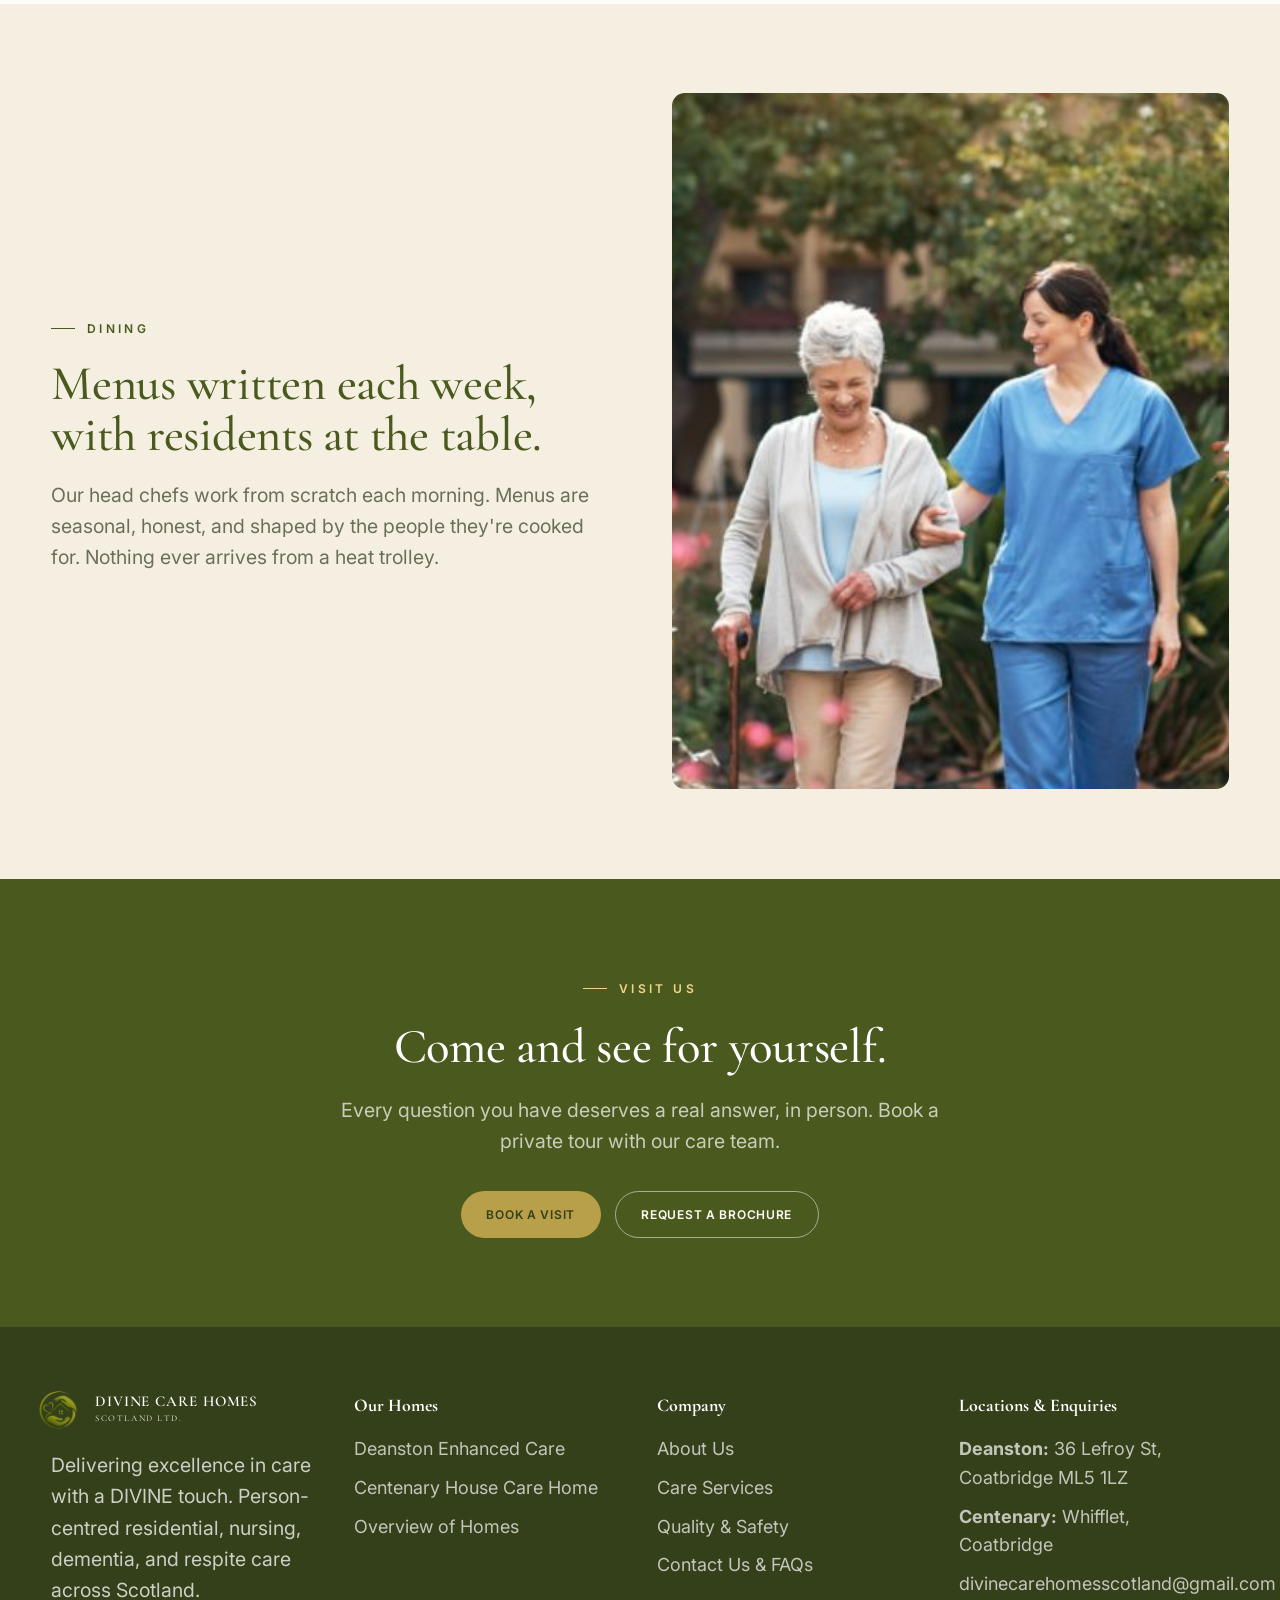
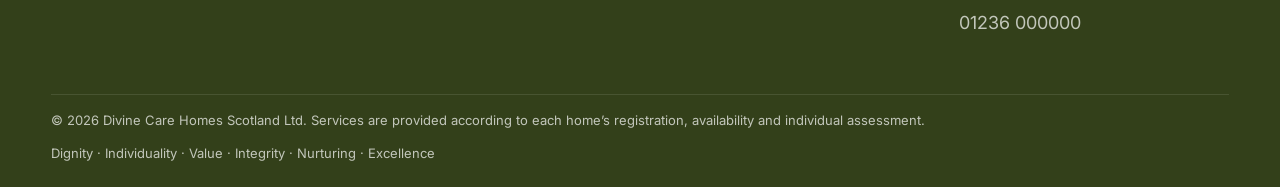
<file: life.html>
<!doctype html>
<html lang="en">
<head>
<meta charset="utf-8" />
<meta name="viewport" content="width=device-width,initial-scale=1" />
<title>Life at Divine Care</title>
<meta name="description" content="Dining, gardens, studios and music, a day at Divine Care." />
<meta property="og:title" content="Life at Divine Care" />
<meta property="og:description" content="Dining, gardens, studios and music, a day at Divine Care." />
<meta property="og:type" content="website" />
<link rel="preconnect" href="https://fonts.googleapis.com">
<link rel="preconnect" href="https://fonts.gstatic.com" crossorigin>
<link href="https://fonts.googleapis.com/css2?family=Cormorant+Garamond:wght@400;500;600&family=Inter:wght@400;500;600&display=swap" rel="stylesheet">
<link rel="icon" type="image/png" href="logo.png" />
<link rel="stylesheet" href="styles.css" />
</head>
<body data-page="life">
<div id="site-header" data-variant="light"></div>
<section class="page-hero">
  <div class="container">
    <div class="grid">
      <div>
        <span class="eyebrow reveal">Life</span>
        <h1 class="display reveal delay-1">A day, unhurried.</h1>
        <p class="reveal delay-2">Life at Divine Care is not a schedule of activities. It is a rhythm, of long breakfasts, garden walks, studios open all afternoon, and evenings that settle gently.</p>
      </div>
      <div class="hero-img reveal delay-2"><img src="images/Home care/13.jfif" alt="" fetchpriority="high" decoding="async"/></div>
    </div>
  </div>
</section>

<section class="h-gallery">
  <div class="container h-gallery-intro">
    <span class="eyebrow reveal">Moments</span>
    <h2 class="display reveal delay-1">Scroll a horizon of quiet days.</h2>
    <p class="reveal delay-2">Six windows into life inside our homes, drag or scroll to move through them.</p>
  </div>
  <div class="h-scroll">
    <div class="h-scroll-sticky">
      <div class="h-track"><div class="h-slide"><img src="images/music.jpg" alt="Dining" loading="lazy" decoding="async"/><div class="h-caption"><span>Dining</span><h3>Long lunches, unhurried tables.</h3></div></div><div class="h-slide"><img src="images/nursing.jpg" alt="Gardens" loading="lazy" decoding="async"/><div class="h-caption"><span>Gardens</span><h3>Eight acres to wander.</h3></div></div><div class="h-slide"><img src="images/gardening.jpg" alt="Studios" loading="lazy" decoding="async"/><div class="h-caption"><span>Studios</span><h3>Watercolour, ceramics, quiet craft.</h3></div></div><div class="h-slide"><img src="images/resident-man.jpg" alt="Music" loading="lazy" decoding="async"/><div class="h-caption"><span>Music</span><h3>Weekly recitals in the drawing room.</h3></div></div><div class="h-slide"><img src="images/exterior.jpg" alt="Kitchen" loading="lazy" decoding="async"/><div class="h-caption"><span>Kitchen</span><h3>Chefs who cook everything from scratch.</h3></div></div><div class="h-slide"><img src="images/garden-walk.jpg" alt="Walks" loading="lazy" decoding="async"/><div class="h-caption"><span>Walks</span><h3>Guided walks, every morning.</h3></div></div></div>
      <div class="h-progress"><div class="bar"></div></div>
    </div>
  </div>
</section>

<section class="section cream">
  <div class="container two-col">
    <div>
      <span class="eyebrow reveal">Dining</span>
      <h2 class="display reveal delay-1" style="color:var(--navy);margin:20px 0 20px">Menus written each week, with residents at the table.</h2>
      <p class="muted reveal delay-2">Our head chefs work from scratch each morning. Menus are seasonal, honest, and shaped by the people they're cooked for. Nothing ever arrives from a heat trolley.</p>
    </div>
    <div class="col-img reveal"><img src="images/Home care/14.jfif" alt="" loading="lazy" decoding="async"/></div>
  </div>
</section>
<section class="cta">
  <div class="container">
    <span class="eyebrow reveal" style="color:var(--gold)">Visit us</span>
    <h2 class="display reveal delay-1">Come and see for yourself.</h2>
    <p class="reveal delay-2">Every question you have deserves a real answer, in person. Book a private tour with our care team.</p>
    <div class="cta-actions reveal delay-3">
      <a href="contact.html" class="btn">Book a visit</a>
      <a href="contact.html" class="btn ghost">Request a brochure</a>
    </div>
  </div>
</section>
<div id="site-footer"></div>
<script src="script.js"></script>
</body></html>
</file>
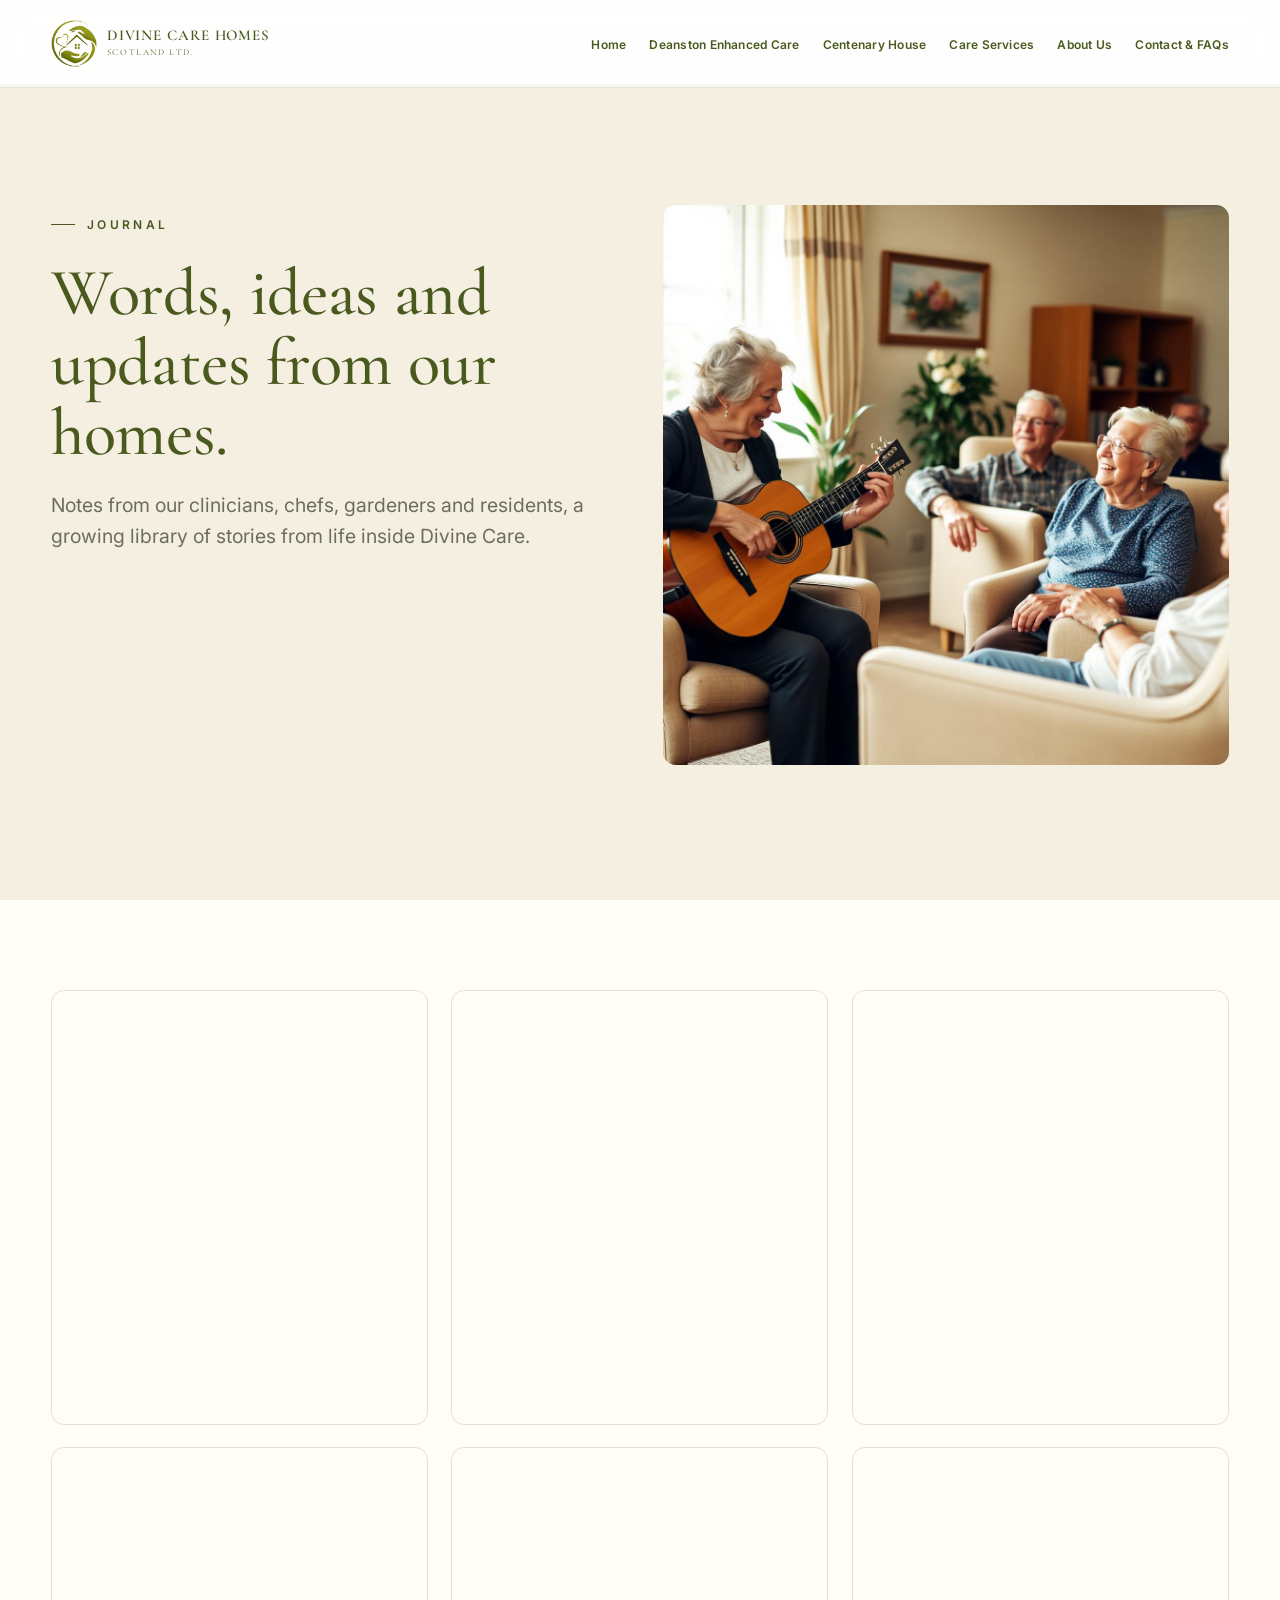
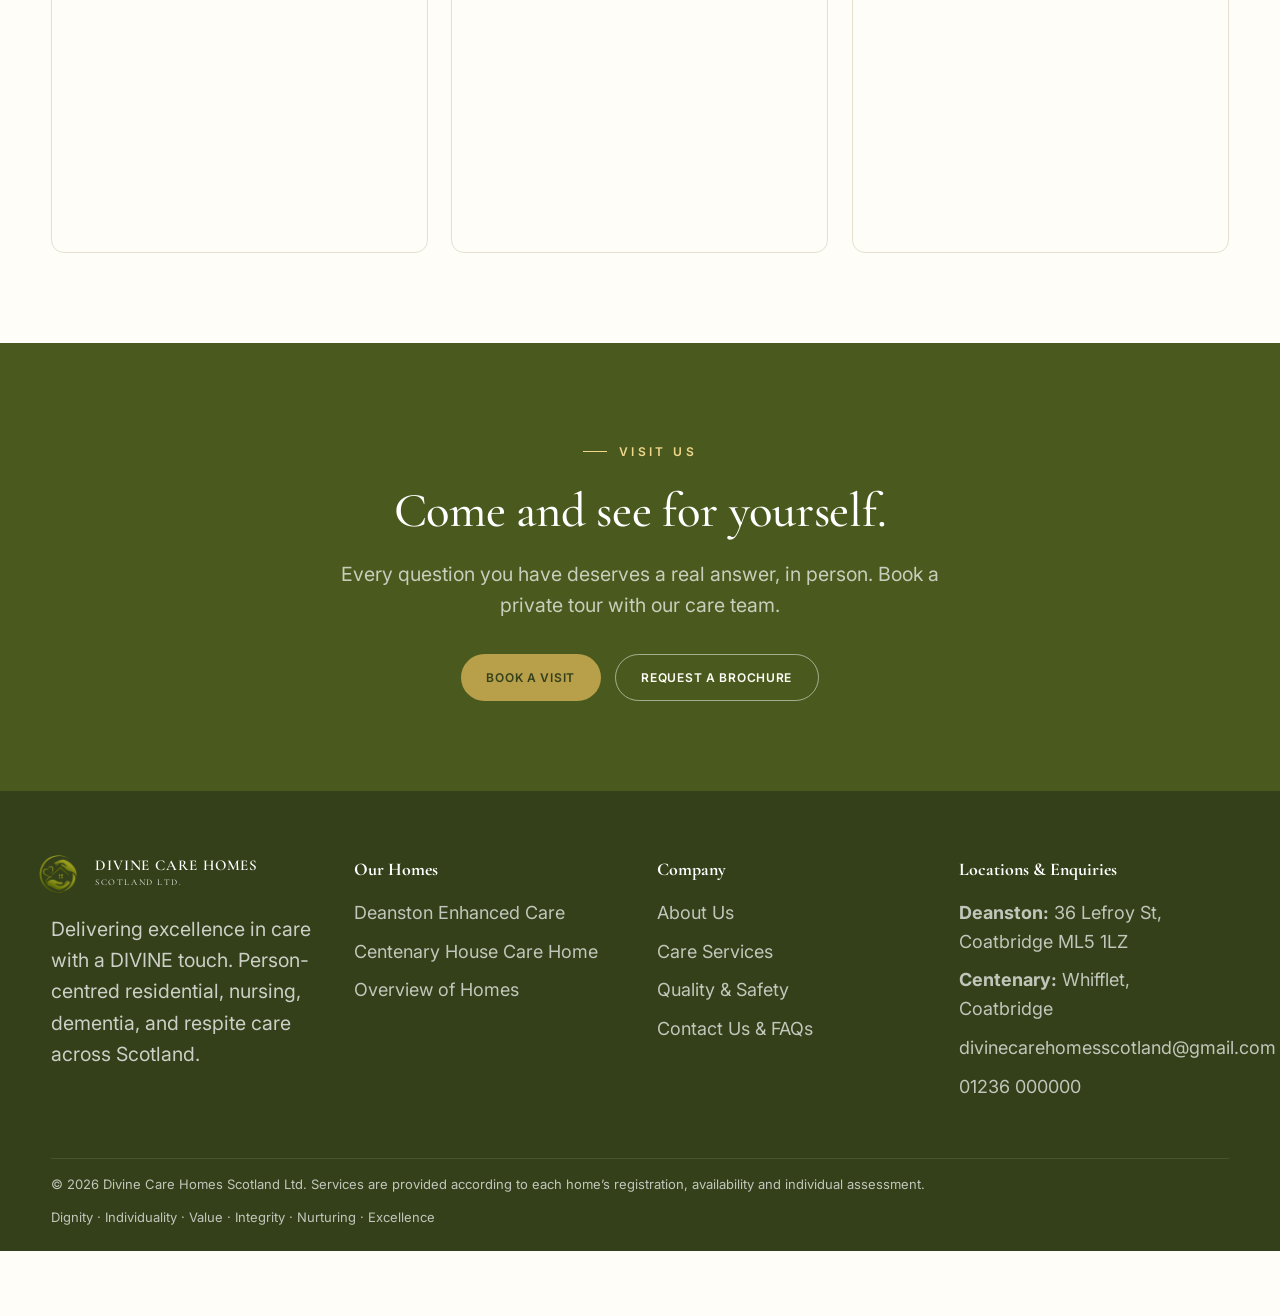
<file: news.html>
<!doctype html>
<html lang="en">
<head>
<meta charset="utf-8" />
<meta name="viewport" content="width=device-width,initial-scale=1" />
<title>Journal, Divine Care</title>
<meta name="description" content="Stories, guidance and updates from across our homes." />
<meta property="og:title" content="Journal, Divine Care" />
<meta property="og:description" content="Stories, guidance and updates from across our homes." />
<meta property="og:type" content="website" />
<link rel="preconnect" href="https://fonts.googleapis.com">
<link rel="preconnect" href="https://fonts.gstatic.com" crossorigin>
<link href="https://fonts.googleapis.com/css2?family=Cormorant+Garamond:wght@400;500;600&family=Inter:wght@400;500;600&display=swap" rel="stylesheet">
<link rel="icon" type="image/png" href="logo.png" />
<link rel="stylesheet" href="styles.css" />
</head>
<body data-page="news">
<div id="site-header" data-variant="light"></div>
<section class="page-hero">
  <div class="container">
    <div class="grid">
      <div>
        <span class="eyebrow reveal">Journal</span>
        <h1 class="display reveal delay-1">Words, ideas and updates from our homes.</h1>
        <p class="reveal delay-2">Notes from our clinicians, chefs, gardeners and residents, a growing library of stories from life inside Divine Care.</p>
      </div>
      <div class="hero-img reveal delay-2"><img src="images/music.jpg" alt="" fetchpriority="high" decoding="async"/></div>
    </div>
  </div>
</section>
<section class="section">
  <div class="container">
    <div class="card-grid">
      <a class="card reveal delay-0" href="#">
        <div class="card-img"><img src="images/lounge.jpg" alt="Interiors" loading="lazy" decoding="async"/></div>
        <div class="card-body">
          <span class="pill">Interiors</span>
          <h3 style="margin-top:12px">Designing rooms that feel like home</h3>
          <p class="muted">How our design team works with residents.</p>
        </div>
      </a>
      <a class="card reveal delay-1" href="#">
        <div class="card-img"><img src="images/Home care 1/support-hands.jpg" alt="Respite care guidance" loading="lazy" decoding="async"/></div>
        <div class="card-body">
          <span class="pill">Guidance</span>
          <h3 style="margin-top:12px">The truth about respite care</h3>
          <p class="muted">What families should know before booking.</p>
        </div>
      </a>
      <a class="card reveal delay-2" href="#">
        <div class="card-img"><img src="images/dining.jpg" alt="Music and memory" loading="lazy" decoding="async"/></div>
        <div class="card-body">
          <span class="pill">Dementia</span>
          <h3 style="margin-top:12px">Music, memory &amp; mornings</h3>
          <p class="muted">Notes from our dementia specialists.</p>
        </div>
      </a>
      <a class="card reveal delay-0" href="#">
        <div class="card-img"><img src="images/exterior.jpg" alt="Kitchen and grounds" loading="lazy" decoding="async"/></div>
        <div class="card-body">
          <span class="pill">Life</span>
          <h3 style="margin-top:12px">A morning in the kitchen</h3>
          <p class="muted">With Head Chef Marco at Centenary House.</p>
        </div>
      </a>
      <a class="card reveal delay-1" href="#">
        <div class="card-img"><img src="images/Home care 1/nurse-wheelchair-garden.jpg" alt="Eight-acre garden" loading="lazy" decoding="async"/></div>
        <div class="card-body">
          <span class="pill">Homes</span>
          <h3 style="margin-top:12px">The eight-acre garden</h3>
          <p class="muted">A tour of the grounds at Strathyre House.</p>
        </div>
      </a>
      <a class="card reveal delay-2" href="#">
        <div class="card-img"><img src="images/morning-tea.jpg" alt="Care planning" loading="lazy" decoding="async"/></div>
        <div class="card-body">
          <span class="pill">Guidance</span>
          <h3 style="margin-top:12px">Care planning, explained</h3>
          <p class="muted">How personalised care plans come together.</p>
        </div>
      </a>
    </div>
  </div>
</section><section class="cta">
  <div class="container">
    <span class="eyebrow reveal" style="color:var(--gold)">Visit us</span>
    <h2 class="display reveal delay-1">Come and see for yourself.</h2>
    <p class="reveal delay-2">Every question you have deserves a real answer, in person. Book a private tour with our care team.</p>
    <div class="cta-actions reveal delay-3">
      <a href="contact.html" class="btn">Book a visit</a>
      <a href="contact.html" class="btn ghost">Request a brochure</a>
    </div>
  </div>
</section>
<div id="site-footer"></div>
<script src="script.js"></script>
</body></html>
</file>
<file: styles.css>
/* ================================================================
   Divine Care — Static Site Styles
   Responsive scaling refactor (clamp / min / vw) — same aesthetic
   ================================================================ */
:root {
  /* Palette matched to the Divine Care Homes Scotland logo — olive & sage on warm ivory */
  --navy: #4a5a1e;
  /* deep olive (was navy) — primary brand */
  --navy-2: #33401a;
  /* darker olive */
  --sage: #c4d1a8;
  /* soft sage */
  --gold: #8a7a2e;
  /* muted olive-gold accent (matches wordmark) */
  --gold-2: #b89f4a;
  /* warm highlight */
  --cream: #f5efe2;
  /* warm ivory */
  --ink: #2a2d1f;
  /* deep olive ink */
  --muted: #6b6f5a;
  /* muted olive-grey text */
  --line: #e6dfcf;
  --white: #fffdf7;
  --font-body: 'Inter', system-ui, sans-serif;
  --font-display: 'Cormorant Garamond', 'Playfair Display', serif;


  /* fluid spacing scale */
  --sp-1: clamp(4px, 0.4vw, 8px);
  --sp-2: clamp(8px, 0.8vw, 14px);
  --sp-3: clamp(12px, 1.2vw, 20px);
  --sp-4: clamp(16px, 1.8vw, 28px);
  --sp-5: clamp(24px, 2.6vw, 40px);
  --sp-6: clamp(32px, 3.6vw, 56px);
  --sp-7: clamp(48px, 5vw, 80px);
  --sp-8: clamp(64px, 7vw, 120px);

  --container-max: 1400px;
  --gutter: clamp(20px, 4vw, 72px);
  --radius: clamp(8px, 1vw, 16px);
}

* {
  box-sizing: border-box;
  margin: 0;
  padding: 0
}

html {
  scroll-behavior: smooth;
  -webkit-text-size-adjust: 100%;
  font-size: clamp(15px, 0.55vw + 12px, 18px)
}

body {
  font-family: var(--font-body);
  color: var(--ink);
  background: var(--white);
  line-height: 1.6;
  -webkit-font-smoothing: antialiased;
  overflow-x: hidden;
}

img,
svg,
video {
  max-width: 100%;
  height: auto;
  display: block
}

a {
  color: inherit;
  text-decoration: none;
  transition: color .3s
}

button {
  font: inherit;
  cursor: pointer;
  border: none;
  background: none;
  color: inherit
}

.container {
  width: 100%;
  max-width: var(--container-max);
  margin-inline: auto;
  padding-inline: var(--gutter);
}

/* ---------- Typography (all fluid) ---------- */
.display {
  font-family: var(--font-display);
  font-weight: 500;
  line-height: 1.05;
  letter-spacing: -.005em
}

h1.display {
  font-size: clamp(2.25rem, 5.2vw, 5.25rem)
}

h2.display {
  font-size: clamp(1.85rem, 3.8vw, 3.75rem)
}

h3.display {
  font-size: clamp(1.35rem, 2.2vw, 2.15rem)
}

p {
  font-size: clamp(0.95rem, 0.4vw + 0.8rem, 1.1rem)
}

.eyebrow {
  display: inline-flex;
  align-items: center;
  gap: 12px;
  font-size: clamp(12px, 0.75vw, 14px);
  letter-spacing: .28em;
  text-transform: uppercase;
  color: var(--navy);
  font-weight: 600;
}

.eyebrow::before {
  content: "";
  width: clamp(16px, 2vw, 24px);
  height: 1px;
  background: var(--navy)
}

/* Eyebrows on dark backgrounds (navy backgrounds, overlays, footer, stacked sections) */
.hero .eyebrow,
.css-parallax .eyebrow,
.stacked-item .eyebrow,
.fp-slide .eyebrow,
.cta .eyebrow,
.section.navy .eyebrow,
footer .eyebrow {
  color: #f0d78c !important;
}

.hero .eyebrow::before,
.css-parallax .eyebrow::before,
.stacked-item .eyebrow::before,
.fp-slide .eyebrow::before,
.cta .eyebrow::before,
.section.navy .eyebrow::before,
footer .eyebrow::before {
  background: #f0d78c !important;
}

.gold {
  color: var(--gold)
}

.muted {
  color: var(--muted)
}

/* ================================================================
   9. RESPONSIVE STICKY HEADER NAVIGATION
   ================================================================ */
.site-header {
  position: fixed;
  inset: 0 0 auto 0;
  z-index: 50;
  transition: background .35s ease, box-shadow .35s ease, padding .35s ease, backdrop-filter .35s ease;
  padding: clamp(14px, 1.6vw, 24px) 0;
}

.site-header.scrolled {
  background: rgba(255, 255, 255, .94);
  backdrop-filter: blur(14px);
  -webkit-backdrop-filter: blur(14px);
  box-shadow: 0 1px 0 rgba(0, 0, 0, .06);
  padding: clamp(10px, 1vw, 16px) 0;
}

.site-header.light {
  background: rgba(255, 255, 255, .94);
  backdrop-filter: blur(14px);
  -webkit-backdrop-filter: blur(14px);
  box-shadow: 0 1px 0 rgba(0, 0, 0, .06);
}

.nav {
  display: flex;
  align-items: center;
  justify-content: space-between;
  gap: clamp(16px, 2vw, 32px);
  flex-wrap: nowrap;
}

.brand {
  display: inline-flex;
  align-items: center;
  gap: clamp(8px, 0.8vw, 14px);
  font-family: var(--font-display);
  font-size: clamp(15px, 1.15vw, 20px);
  color: var(--white);
  letter-spacing: .06em;
  text-transform: uppercase;
  font-weight: 600;
  flex-shrink: 0;
  line-height: 1;
}

.brand img {
  height: clamp(42px, 3.6vw, 60px);
  width: auto;
  transition: filter .35s ease;
}

.site-header.scrolled .brand img,
.site-header.light .brand img {
  filter: none
}

.brand-text {
  white-space: nowrap
}

.brand-text small {
  display: block;
  font-size: .59em;
  letter-spacing: .18em;
  opacity: .95;
  margin-top: 4px;
  font-weight: 400;
  line-height: 1.45
}

.footer-brand .logo-badge {
  display: inline-flex;
  align-items: center;
  background: transparent;
  padding: 0;
  border-radius: 0;
  flex-shrink: 0;
  margin-left: -12px;
  /* nudge the icon only — keeps brand text aligned with the paragraph below it */
}

.footer-brand .logo-badge img {
  height: clamp(30px, 3vw, 42px);
  width: auto;
  display: block
}

.footer-brand {
  display: inline-flex;
  align-items: center;
  gap: 1rem;
}

.footer-brand .brand-text {
  color: #fff
}

.site-header.scrolled .brand,
.site-header.light .brand {
  color: var(--navy)
}

.nav-links {
  display: flex;
  gap: clamp(16px, 1.8vw, 32px);
  list-style: none;
  align-items: center;
}

.nav-links a {
  color: rgba(255, 255, 255, .85);
  font-size: clamp(12px, 0.85vw, 14px);
  font-weight: 600;
  letter-spacing: .02em;
  white-space: nowrap;
}

.nav-links a:hover {
  color: var(--gold)
}

.site-header.scrolled .nav-links a,
.site-header.light .nav-links a {
  color: var(--navy)
}

.btn {
  display: inline-flex;
  align-items: center;
  gap: 8px;
  padding: clamp(10px, 1vw, 14px) clamp(18px, 2vw, 28px);
  border-radius: 999px;
  background: var(--gold-2);
  color: var(--navy-2);
  font-size: clamp(12px, 0.85vw, 14px);
  font-weight: 600;
  letter-spacing: .06em;
  text-transform: uppercase;
  transition: transform 0.35s cubic-bezier(0.16, 1, 0.3, 1), background 0.3s ease, box-shadow 0.35s ease;
  white-space: nowrap;
}

.btn:hover {
  background: var(--gold);
  color: #fff;
  transform: translateY(-2px);
  box-shadow: 0 10px 22px -6px rgba(138, 122, 46, 0.4);
}

.btn.ghost {
  background: transparent;
  color: var(--white);
  border: 1px solid rgba(255, 255, 255, .5)
}

.btn.ghost:hover {
  background: rgba(255, 255, 255, .15);
  color: #fff;
  transform: translateY(-2px);
  box-shadow: 0 8px 20px -6px rgba(255, 255, 255, 0.2);
}

.btn.dark {
  background: var(--navy);
  color: var(--white)
}

.btn.dark:hover {
  background: var(--navy-2);
  color: #fff;
  transform: translateY(-2px);
  box-shadow: 0 10px 22px -6px rgba(51, 64, 26, 0.3);
}

.menu-toggle {
  display: none;
  color: var(--white);
  font-size: 22px
}

.site-header.scrolled .menu-toggle,
.site-header.light .menu-toggle {
  color: var(--navy)
}

/* mobile nav — kicks in earlier so links never crowd the CTA */
@media (max-width:1080px) {
  .nav-links {
    position: fixed;
    inset: 64px 0 auto 0;
    background: var(--white);
    flex-direction: column;
    align-items: flex-start;
    padding: 24px var(--gutter);
    gap: 18px;
    transform: translateY(-120%);
    transition: transform .4s ease;
    box-shadow: 0 20px 40px rgba(0, 0, 0, .08);
    max-height: calc(100vh - 64px);
    overflow-y: auto;
  }

  .nav-links.open {
    transform: translateY(0)
  }

  .nav-links a {
    color: var(--navy);
    font-size: 16px
  }

  .menu-toggle {
    display: block
  }

  .nav>.btn {
    display: none
  }
}

/* ---------- Hero ---------- */
.hero {
  position: relative;
  min-height: 100svh;
  display: flex;
  align-items: center;
  justify-content: center;
  color: var(--white);
  overflow: hidden;
  padding: clamp(96px, 14vh, 140px) var(--gutter) var(--sp-7);
  text-align: center;
}

.hero-bg {
  position: absolute;
  inset: 0;
  z-index: -2;
  overflow: hidden
}

.hero-bg img,
.hero-bg video {
  width: 100%;
  height: 120%;
  object-fit: cover;
  transform: translateY(var(--parallax, 0px))
}

.hero-video {
  display: block;
}

.hero-img-mobile {
  display: none;
}

@media (max-width: 900px) {
  .hero-video {
    display: none;
  }

  .hero-img-mobile {
    display: block;
  }
}

.hero-bg::after {
  content: "";
  position: absolute;
  inset: 0;
  background: linear-gradient(180deg, rgba(51, 64, 26, .55) 0%, rgba(51, 64, 26, .7) 60%, rgba(51, 64, 26, .9) 100%);
}

.hero-inner {
  position: relative;
  z-index: 1;
  max-width: min(900px, 100%);
  margin-inline: auto;
  display: flex;
  flex-direction: column;
  align-items: center
}

.hero h1 {
  margin: var(--sp-4) 0 var(--sp-5);
  color: #fff
}

.hero p {
  max-width: 56ch;
  color: rgba(255, 255, 255, .9);
  margin-inline: auto
}

.hero-actions {
  margin-top: var(--sp-6);
  display: flex;
  gap: 14px;
  flex-wrap: wrap;
  justify-content: center
}

/* Hero "whisper" eyebrow — brighter + larger so it reads over the image */
.hero .eyebrow {
  font-size: clamp(13px, 1vw, 16px);
  color: #f0d78c;
  letter-spacing: .32em;
  font-weight: 600;
  text-shadow: 0 1px 2px rgba(0, 0, 0, .35);
}

.hero .eyebrow::before {
  background: #f0d78c;
  width: clamp(24px, 3vw, 32px)
}

/* Hide numeric tags on stacked cards — user requested no numbers */
.stack-card .num-tag {
  display: none
}

/* Two-up card grid for the Homes page */
.card-grid.two {
  grid-template-columns: repeat(auto-fit, minmax(min(320px, 100%), 1fr));
  max-width: min(920px, 100%);
  margin-inline: auto
}

.page-hero {
  min-height: 100svh;
  display: flex;
  align-items: center;
  padding: clamp(88px, 13vh, 130px) 0 var(--sp-6);
  background: var(--cream);
  position: relative;
  overflow: hidden;
}

.page-hero .container {
  width: 100%
}

.page-hero .grid {
  display: grid;
  grid-template-columns: repeat(auto-fit, minmax(min(360px, 100%), 1fr));
  gap: var(--sp-6);
  align-items: stretch;
  min-height: min(64svh, 560px);
}

.page-hero h1 {
  color: var(--navy);
  margin: var(--sp-4) 0 var(--sp-4)
}

.page-hero p {
  color: var(--muted);
  max-width: 52ch
}

.page-hero .hero-img {
  width: 100%;
  height: 100%;
  overflow: hidden;
  border-radius: var(--radius)
}

.page-hero .hero-img img {
  width: 100%;
  height: 100%;
  object-fit: cover
}

@media (max-width:640px) {
  .page-hero .grid {
    min-height: auto
  }

  .page-hero .hero-img {
    height: 32vh
  }

  .page-hero h1 {
    font-size: clamp(1.9rem, 7.5vw, 2.6rem)
  }
}

/* ---------- Sections ---------- */
section {
  position: relative
}

.section {
  padding: var(--sp-8) 0;
  background: var(--white)
}

.section.cream {
  background: var(--cream)
}

.section.navy {
  background: var(--navy);
  color: var(--white)
}

.section.navy h2,
.section.navy h3 {
  color: #fff
}

.two-col {
  display: grid;
  grid-template-columns: repeat(auto-fit, minmax(min(360px, 100%), 1fr));
  gap: var(--sp-7);
  align-items: center;
}

.two-col .col-img {
  aspect-ratio: 4/5;
  overflow: hidden;
  border-radius: var(--radius)
}

.two-col img {
  width: 100%;
  height: 100%;
  object-fit: cover
}

/* ---------- Reveal & Scrolly Animations ---------- */
.reveal,
.reveal-up {
  opacity: 0;
  transform: translateY(32px);
  transition: opacity 0.85s cubic-bezier(0.16, 1, 0.3, 1), transform 0.85s cubic-bezier(0.16, 1, 0.3, 1);
  will-change: opacity, transform;
}

.reveal.in,
.reveal-up.in {
  opacity: 1;
  transform: translateY(0);
}

.reveal-left {
  opacity: 0;
  transform: translateX(-40px);
  transition: opacity 0.85s cubic-bezier(0.16, 1, 0.3, 1), transform 0.85s cubic-bezier(0.16, 1, 0.3, 1);
  will-change: opacity, transform;
}

.reveal-left.in {
  opacity: 1;
  transform: translateX(0);
}

.reveal-right {
  opacity: 0;
  transform: translateX(40px);
  transition: opacity 0.85s cubic-bezier(0.16, 1, 0.3, 1), transform 0.85s cubic-bezier(0.16, 1, 0.3, 1);
  will-change: opacity, transform;
}

.reveal-right.in {
  opacity: 1;
  transform: translateX(0);
}

.reveal-scale {
  opacity: 0;
  transform: scale(0.93) translateY(24px);
  transition: opacity 0.85s cubic-bezier(0.16, 1, 0.3, 1), transform 0.85s cubic-bezier(0.16, 1, 0.3, 1);
  will-change: opacity, transform;
}

.reveal-scale.in {
  opacity: 1;
  transform: scale(1) translateY(0);
}

.reveal.delay-1, .delay-1 { transition-delay: .1s }
.reveal.delay-2, .delay-2 { transition-delay: .2s }
.reveal.delay-3, .delay-3 { transition-delay: .3s }
.reveal.delay-4, .delay-4 { transition-delay: .4s }
.reveal.delay-5, .delay-5 { transition-delay: .5s }
.reveal.delay-6, .delay-6 { transition-delay: .6s }

/* Animated Eyebrow Line drawing effect */
.eyebrow::before {
  transition: width 0.65s cubic-bezier(0.16, 1, 0.3, 1);
}

/* Subtle image parallax */
.page-hero .hero-img img,
.two-col .col-img img {
  transform: translateY(var(--scroll-y, 0px)) scale(1.02);
  transition: transform 0.25s cubic-bezier(0.16, 1, 0.3, 1);
}

/* Global scroll progress bar */
.site-progress-bar {
  position: absolute;
  bottom: 0;
  left: 0;
  right: 0;
  height: 3px;
  pointer-events: none;
  background: rgba(0, 0, 0, 0.03);
  z-index: 60;
}

.site-progress-bar .bar {
  height: 100%;
  width: 0%;
  background: linear-gradient(90deg, var(--gold), var(--gold-2));
  box-shadow: 0 0 10px rgba(184, 159, 74, 0.55);
  transition: width 0.08s linear;
}

/* ---------- Stats ---------- */
.stats {
  display: grid;
  grid-template-columns: repeat(auto-fit, minmax(min(200px, 100%), 1fr));
  gap: var(--sp-5);
  padding: var(--sp-7) 0;
  border-top: 1px solid var(--line);
  border-bottom: 1px solid var(--line);
}

.stat .num {
  font-family: var(--font-display);
  font-size: clamp(2.25rem, 4.5vw, 4rem);
  color: var(--navy);
  line-height: 1
}

.stat .lbl {
  margin-top: 10px;
  font-size: clamp(11px, 0.75vw, 13px);
  letter-spacing: .14em;
  text-transform: uppercase;
  color: var(--muted)
}

/* ---------- Cards ---------- */
.card-grid {
  display: grid;
  grid-template-columns: repeat(auto-fit, minmax(min(280px, 100%), 1fr));
  gap: var(--sp-4);
}

.card {
  background: var(--white);
  border: 1px solid var(--line);
  border-radius: var(--radius);
  overflow: hidden;
  transition: transform .5s, box-shadow .5s
}

.card:hover {
  transform: translateY(-6px);
  box-shadow: 0 30px 60px -20px rgba(51, 64, 26, .18)
}

.card .card-img {
  aspect-ratio: 4/3;
  overflow: hidden
}

.card .card-img img {
  width: 100%;
  height: 100%;
  object-fit: cover;
  transition: transform .8s
}

.card:hover .card-img img {
  transform: scale(1.05)
}

.card .card-body {
  padding: clamp(20px, 2vw, 32px)
}

.card h3 {
  font-family: var(--font-display);
  font-size: clamp(18px, 1.6vw, 24px);
  color: var(--navy);
  margin-bottom: 10px
}

.card p {
  color: var(--muted);
  font-size: clamp(14px, 0.9vw, 16px)
}

.card .more {
  margin-top: 16px;
  display: inline-flex;
  align-items: center;
  gap: 8px;
  font-size: 12px;
  letter-spacing: .1em;
  text-transform: uppercase;
  color: var(--gold);
  font-weight: 600
}

/* ================================================================
   11. STICKY PARALLAX SECTIONS  (existing, tuned)
   ================================================================ */
.stacked {
  background: var(--cream);
  color: var(--ink);
  position: relative
}

.stacked-intro {
  padding: var(--sp-8) 0 var(--sp-5);
  text-align: center
}

.stacked-intro h2 {
  color: var(--navy);
  max-width: 36ch;
  margin: var(--sp-4) auto var(--sp-3)
}

.stacked-intro p {
  color: var(--muted);
  max-width: 52ch;
  margin: 0 auto
}

.stacked-item {
  position: sticky;
  top: 0;
  height: 100svh;
  display: grid;
  grid-template-columns: 1fr 1fr;
  gap: var(--sp-6);
  align-items: center;
  padding: 0 var(--gutter);
  background: linear-gradient(135deg, var(--navy) 0%, var(--ink) 100%);
  border-top: 1px solid rgba(255, 255, 255, .06);
}

.stacked-item .s-img {
  position: relative;
  height: 75vh;
  overflow: hidden;
  border-radius: var(--radius)
}

.stacked-item .s-img img {
  width: 100%;
  height: 100%;
  object-fit: cover
}

.stacked-item .s-content {
  max-width: 52ch
}

.stacked-item h3 {
  color: #fff;
  margin: var(--sp-3) 0 var(--sp-4)
}

.stacked-item h3 em {
  font-style: normal;
  color: var(--gold)
}

.stacked-item p {
  color: rgba(255, 255, 255, .72)
}

.stacked-item .s-index {
  margin-top: var(--sp-5);
  font-size: 12px;
  letter-spacing: .3em;
  color: var(--gold)
}

@media (max-width:900px) {
  .stacked-item {
    grid-template-columns: 1fr;
    height: 100svh;
    position: sticky;
    top: 0;
    padding: var(--sp-7) var(--gutter)
  }

  .stacked-item .s-img {
    height: 45vh
  }
}

/* ================================================================
   HORIZONTAL PARALLAX GALLERY
   ================================================================ */
.h-gallery {
  position: relative;
  background: var(--white)
}

.h-gallery-intro {
  padding: var(--sp-8) 0 var(--sp-5);
  text-align: center
}

.h-gallery-intro h2 {
  color: var(--navy);
  max-width: 36ch;
  margin: var(--sp-4) auto var(--sp-3)
}

.h-gallery-intro p {
  color: var(--muted);
  max-width: 52ch;
  margin: 0 auto
}

.h-scroll {
  height: 400vh;
  position: relative
}

.h-scroll-sticky {
  position: sticky;
  top: 0;
  height: 100svh;
  overflow: hidden;
  display: flex;
  align-items: center
}

.h-track {
  display: flex;
  gap: clamp(16px, 2vw, 32px);
  padding: 0 8vw;
  will-change: transform
}

.h-slide {
  flex: 0 0 min(70vw, 900px);
  min-width: 280px;
  height: min(70vh, 720px);
  position: relative;
  overflow: hidden;
  border-radius: var(--radius);
  background: #000;
}

.h-slide img {
  width: 100%;
  height: 100%;
  object-fit: cover;
  transform: scale(1.15);
  will-change: transform
}

.h-slide .h-caption {
  position: absolute;
  left: clamp(20px, 3vw, 40px);
  bottom: clamp(20px, 3vw, 40px);
  color: #fff;
  z-index: 2;
  max-width: 70%
}

.h-slide .h-caption span {
  font-size: 11px;
  letter-spacing: .3em;
  text-transform: uppercase;
  color: var(--gold)
}

.h-slide .h-caption h3 {
  font-family: var(--font-display);
  font-size: clamp(1.4rem, 2.6vw, 2.4rem);
  margin-top: 10px;
  color: #fff;
  line-height: 1.1
}

.h-slide::after {
  content: "";
  position: absolute;
  inset: 0;
  background: linear-gradient(180deg, transparent 40%, rgba(0, 0, 0, .7) 100%);
  z-index: 1
}

.h-progress {
  position: absolute;
  left: 8vw;
  right: 8vw;
  bottom: clamp(24px, 3vw, 48px);
  height: 2px;
  background: rgba(51, 64, 26, .15);
  z-index: 5
}

.h-progress .bar {
  height: 100%;
  background: var(--gold);
  width: 0%;
  transition: width .1s linear
}

@media (max-width:900px) {
  .h-scroll {
    height: auto
  }

  .h-scroll-sticky {
    position: relative;
    height: auto;
    overflow-x: auto;
    scroll-snap-type: x mandatory;
    -webkit-overflow-scrolling: touch
  }

  .h-track {
    padding: 20px var(--gutter)
  }

  .h-slide {
    flex: 0 0 85vw;
    height: 60vh;
    scroll-snap-align: center
  }

  .h-progress {
    display: none
  }
}

/* ================================================================
   STACKED CARDS EFFECT
   ================================================================ */
.stack-cards {
  padding: var(--sp-8) 0;
  background: var(--white)
}

.stack-cards-intro {
  text-align: center;
  margin-bottom: var(--sp-6)
}

.stack-cards-intro h2 {
  color: var(--navy);
  max-width: 36ch;
  margin: var(--sp-4) auto var(--sp-3)
}

.stack-cards-intro p {
  color: var(--muted);
  max-width: 52ch;
  margin: 0 auto
}

.stack-wrap {
  max-width: min(1000px, 92%);
  margin-inline: auto
}

.stack-card {
  position: sticky;
  top: clamp(80px, 10vh, 120px);
  background: var(--white);
  border-radius: var(--radius);
  overflow: hidden;
  box-shadow: 0 40px 80px -30px rgba(51, 64, 26, .35);
  display: grid;
  grid-template-columns: 1fr 1fr;
  min-height: 60vh;
  margin-bottom: var(--sp-5);
  transform-origin: center top;
  transition: transform .6s;
}

.stack-card:nth-child(1) {
  top: clamp(80px, 10vh, 120px)
}

.stack-card:nth-child(2) {
  top: calc(clamp(80px, 10vh, 120px) + 20px)
}

.stack-card:nth-child(3) {
  top: calc(clamp(80px, 10vh, 120px) + 40px)
}

.stack-card:nth-child(4) {
  top: calc(clamp(80px, 10vh, 120px) + 60px)
}

.stack-card:nth-child(5) {
  top: calc(clamp(80px, 10vh, 120px) + 80px)
}

.stack-card .sc-img {
  overflow: hidden;
  background: #000
}

.stack-card .sc-img img {
  width: 100%;
  height: 100%;
  object-fit: cover;
  min-height: 60vh
}

.stack-card .sc-content {
  padding: clamp(24px, 3vw, 52px);
  display: flex;
  flex-direction: column;
  justify-content: center
}

.stack-card h3 {
  color: var(--navy);
  margin: var(--sp-3) 0 var(--sp-4);
  font-family: var(--font-display);
  font-size: clamp(1.4rem, 2.6vw, 2.4rem);
  line-height: 1.1
}

.stack-card p {
  color: var(--muted)
}

.stack-card .num-tag {
  font-family: var(--font-display);
  font-size: clamp(2rem, 3.5vw, 3rem);
  color: var(--gold);
  line-height: 1
}

@media (max-width:900px) {
  .stack-card {
    grid-template-columns: 1fr;
    position: relative;
    top: auto !important;
    min-height: auto
  }

  .stack-card .sc-img img {
    min-height: 240px
  }
}

/* ================================================================
   4. CSS PARALLAX SCROLL  (pure-CSS fixed background bands)
   ================================================================ */
.css-parallax {
  position: relative;
  min-height: 80vh;
  display: grid;
  place-items: center;
  padding: var(--sp-8) var(--gutter);
  color: #fff;
  text-align: center;
  background-color: var(--navy);
  background-size: cover;
  background-position: center;
  background-repeat: no-repeat;
  background-attachment: fixed;
}

.css-parallax::before {
  content: "";
  position: absolute;
  inset: 0;
  background: linear-gradient(180deg, rgba(51, 64, 26, .55), rgba(51, 64, 26, .75));
}

.css-parallax .inner {
  position: relative;
  z-index: 1;
  max-width: min(720px, 92%)
}

.css-parallax h2 {
  color: #fff;
  margin-bottom: var(--sp-4)
}

.css-parallax p {
  color: rgba(255, 255, 255, .82)
}

/* iOS Safari doesn't support fixed backgrounds — fall back to cover */
@media (max-width:900px),
(hover:none) {
  .css-parallax {
    background-attachment: scroll
  }
}

/* ================================================================
   6. STICKY FULL-PAGE SLIDES  (scroll-snap sections)
   The wrapper flows in the normal page — snapping happens on the
   root scroller, activated only on the experience page via JS.
   ================================================================ */
html.snap-page {
  scroll-snap-type: y proximity
}

html.snap-page .fp-slides {
  scroll-snap-align: start
}

.fp-slides {
  position: relative;
  height: 100svh;
  overflow: hidden;
}

.fp-slides-track {
  display: flex;
  flex-direction: column;
  transition: transform 0.7s cubic-bezier(.77, 0, .175, 1);
  will-change: transform;
}

.fp-slide {
  height: 100svh;
  min-height: 100svh;
  flex-shrink: 0;
  position: relative;
  display: grid;
  place-items: center;
  padding: var(--sp-7) var(--gutter);
  color: #fff;
  overflow: hidden;
}

.fp-slide .fp-bg {
  position: absolute;
  inset: 0;
  z-index: 0;
  overflow: hidden
}

.fp-slide .fp-bg img {
  width: 100%;
  height: 100%;
  object-fit: cover;
  transform: scale(1.05);
  transition: transform 1.4s cubic-bezier(.22, .61, .36, 1)
}

.fp-slide.in-view .fp-bg img {
  transform: scale(1)
}

.fp-slide .fp-bg::after {
  content: "";
  position: absolute;
  inset: 0;
  background: linear-gradient(180deg, rgba(51, 64, 26, .35), rgba(51, 64, 26, .8));
}

.fp-slide .fp-inner {
  position: relative;
  z-index: 1;
  max-width: min(760px, 92%);
  text-align: center;
  opacity: 0;
  transform: translateY(40px);
  transition: opacity 1s cubic-bezier(.22, .61, .36, 1) .1s, transform 1s cubic-bezier(.22, .61, .36, 1) .1s;
}

.fp-slide.in-view .fp-inner {
  opacity: 1;
  transform: none
}

.fp-slide h2 {
  color: #fff;
  margin: var(--sp-4) 0 var(--sp-4)
}

.fp-slide p {
  color: rgba(255, 255, 255, .82);
  max-width: 52ch;
  margin-inline: auto
}

.fp-slide .fp-index {
  position: absolute;
  top: clamp(20px, 3vw, 40px);
  right: clamp(20px, 3vw, 40px);
  z-index: 2;
  font-size: 12px;
  letter-spacing: .3em;
  color: var(--gold);
}

/* ---------- CTA / Footer ---------- */
.cta {
  padding: var(--sp-8) 0;
  background: var(--navy);
  color: #fff;
  text-align: center;
  position: relative;
  overflow: hidden
}

.cta h2 {
  color: #fff;
  max-width: 36ch;
  margin: var(--sp-4) auto var(--sp-4)
}

.cta p {
  color: rgba(255, 255, 255, .7);
  max-width: 52ch;
  margin: 0 auto var(--sp-5)
}

.cta-actions {
  display: flex;
  gap: 14px;
  justify-content: center;
  flex-wrap: wrap
}

footer {
  background: var(--navy-2);
  color: rgba(255, 255, 255, .7);
  padding: var(--sp-7) 0 var(--sp-4)
}

.footer-grid {
  display: grid;
  grid-template-columns: repeat(auto-fit, minmax(min(220px, 100%), 1fr));
  gap: var(--sp-5);
}

footer h4 {
  color: #fff;
  font-family: var(--font-display);
  font-size: clamp(16px, 1.4vw, 20px);
  margin-bottom: var(--sp-3)
}

footer ul {
  list-style: none
}

footer li {
  margin-bottom: 10px
}

footer a:hover {
  color: var(--gold)
}

.footer-bottom {
  margin-top: var(--sp-6);
  padding-top: var(--sp-3);
  border-top: 1px solid rgba(255, 255, 255, .1);
  display: flex;
  justify-content: space-between;
  flex-wrap: wrap;
  gap: 12px;
  font-size: 13px
}

/* ---------- Footer: two-column table-style mobile layout ----------
   Brand block sits full-width on top (centered), then the three link
   groups sit in a left/right 2-column grid: Explore + Support share
   row 1, Contact spans row 2. Left-aligned within each column so it
   reads like a table rather than one long centered stack. */
@media (max-width:900px) {
  .footer-grid {
    display: grid;
    grid-template-columns: 1fr 1fr;
    column-gap: var(--sp-4);
    row-gap: var(--sp-6);
    text-align: left;
  }

  /* Brand block: 1st child — sits in top-left cell.
     Logo + para stack vertically so all 4 blocks form a true 2x2 grid. */
  .footer-grid>div:nth-child(1) {
    display: flex;
    flex-direction: column;
    align-items: flex-start;
    gap: var(--sp-3);
    text-align: left;
  }

  .footer-grid>div:nth-child(1) .footer-brand {
    flex-direction: column;
    align-items: flex-start;
    gap: 10px;
    justify-content: start;
  }

  .footer-grid>div:nth-child(1) .footer-brand .logo-badge {
    margin-left: 0;
  }

  .footer-grid>div:nth-child(1) p {
    margin: 0;
    text-align: left;
    max-width: none;
  }

  /* Explore (2nd) + Support (3rd): side by side, left-aligned */
  .footer-grid>div:nth-child(2),
  .footer-grid>div:nth-child(3) {
    text-align: left;
  }

  /* Contact (4th): bottom-right cell, left-aligned */
  .footer-grid>div:nth-child(4) {
    text-align: left;
  }

  footer h4 {
    margin-bottom: 12px;
  }

  footer li {
    margin-bottom: 8px;
  }

  .footer-bottom {
    text-align: center;
    flex-direction: column;
    gap: 8px;
  }
}

/* ---------- Forms ---------- */
.contact-grid {
  display: grid;
  grid-template-columns: 1.2fr 1fr;
  gap: 60px;
}

@media (max-width: 900px) {
  .contact-grid {
    display: flex;
    flex-direction: column;
    gap: 40px;
  }

  .contact-grid>* {
    width: 100%;
  }
}

form.enquiry {
  display: grid;
  gap: var(--sp-4);
  max-width: min(640px, 100%);
}

form.enquiry .field {
  position: relative;
  border-bottom: 1px solid var(--line);
  padding-top: 22px;
  transition: border-color 0.25s ease;
}

form.enquiry .field:focus-within {
  border-bottom-color: var(--gold);
}

form.enquiry label {
  position: absolute;
  top: 0;
  left: 0;
  font-size: 11.5px;
  font-weight: 600;
  letter-spacing: .16em;
  text-transform: uppercase;
  color: var(--navy);
  opacity: 0.85;
}

form.enquiry input,
form.enquiry textarea,
form.enquiry select {
  width: 100%;
  border: none;
  outline: none;
  background: transparent;
  padding: 6px 0 10px;
  font-family: inherit;
  font-size: 15px;
  color: var(--ink);
}

form.enquiry input::placeholder,
form.enquiry textarea::placeholder {
  font-size: 13px;
  font-weight: 400;
  color: #a4aa9a;
  opacity: 0.75;
}

form.enquiry input::-webkit-input-placeholder,
form.enquiry textarea::-webkit-input-placeholder {
  font-size: 13px;
  font-weight: 400;
  color: #a4aa9a;
  opacity: 0.75;
}

form.enquiry input::-moz-placeholder,
form.enquiry textarea::-moz-placeholder {
  font-size: 13px;
  font-weight: 400;
  color: #a4aa9a;
  opacity: 0.75;
}

form.enquiry input:-ms-input-placeholder,
form.enquiry textarea:-ms-input-placeholder {
  font-size: 13px;
  font-weight: 400;
  color: #a4aa9a;
  opacity: 0.75;
}

form.enquiry textarea {
  min-height: 90px;
  resize: vertical;
}

form.enquiry select {
  cursor: pointer;
  color: var(--navy);
}

form.enquiry button {
  align-self: flex-start;
}

/* ---------- Utility ---------- */
.center {
  text-align: center
}

.mt-l {
  margin-top: var(--sp-6)
}

.pill {
  display: inline-block;
  padding: 6px 14px;
  border: 1px solid var(--line);
  border-radius: 999px;
  font-size: 12px;
  letter-spacing: .14em;
  text-transform: uppercase;
  color: var(--muted);
  margin-right: 6px;
  margin-bottom: 8px
}

/* ---------- Accordion ---------- */
.acc-item {
  border-bottom: 1px solid var(--line)
}

.acc-q {
  width: 100%;
  text-align: left;
  padding: var(--sp-4) 0;
  font-family: var(--font-display);
  font-size: clamp(16px, 1.4vw, 20px);
  color: var(--navy);
  display: flex;
  justify-content: space-between;
  align-items: center;
  gap: 16px
}

.acc-a {
  max-height: 0;
  overflow: hidden;
  transition: max-height .5s ease, padding .3s ease;
  color: var(--muted)
}

.acc-item.open .acc-a {
  max-height: 600px;
  padding-bottom: var(--sp-4)
}

.acc-item.open .acc-q .plus {
  transform: rotate(45deg)
}

.plus {
  display: inline-block;
  transition: transform .4s;
  color: var(--gold);
  font-size: 24px;
  flex-shrink: 0
}

/* ---------- Performance (low-end devices) ----------
   Lets the browser skip layout/paint work for content that is off-screen,
   which matters most on low-end CPUs. Skipped on sticky elements, since
   content-visibility can interfere with sticky positioning. */
.card,
.h-slide,
.acc-item {
  content-visibility: auto;
  contain-intrinsic-size: 1px 420px;
}

/* ---------- Admissions: reading progress + GSAP stacked cards ---------- */
.adm-progress {
  position: fixed;
  top: 0;
  left: 0;
  right: 0;
  height: 3px;
  z-index: 60;
  pointer-events: none;
  background: rgba(74, 90, 30, .08)
}

.adm-progress .bar {
  height: 100%;
  width: 0%;
  background: linear-gradient(90deg, var(--gold), var(--gold-2));
  transition: width .1s linear
}

.admissions-cards {
  overflow: visible
}

.l-cards {
  width: 100%;
  max-width: 1100px;
  margin: 0 auto;
  padding-inline: var(--gutter);
}

.c-card {
  display: grid;
  grid-template-columns: repeat(2, 1fr);
  gap: var(--sp-6);
  margin-top: var(--sp-5);
  width: 100%;
  height: min(78vh, 640px);
  min-height: 440px;
  background: var(--white);
  border: 1px solid var(--line);
  border-radius: var(--radius);
  overflow: hidden;
  box-shadow: 0 40px 80px -30px rgba(51, 64, 26, .25);
  transform-origin: center top;
  will-change: transform;
}

.c-card__description {
  display: flex;
  flex-direction: column;
  justify-content: center;
  padding: clamp(28px, 4vw, 56px);
  order: 1;
}

.c-card__tagline {
  font-size: 12px;
  font-weight: 600;
  letter-spacing: .24em;
  text-transform: uppercase;
  color: var(--gold)
}

.c-card__title {
  font-family: var(--font-display);
  font-weight: 500;
  font-size: clamp(1.6rem, 3vw, 2.4rem);
  color: var(--navy);
  margin: 14px 0 16px;
  line-height: 1.1;
}

.c-card__excerpt {
  color: var(--muted);
  font-size: clamp(14px, 0.95vw, 16px);
  line-height: 1.7
}

.c-card__cta {
  display: flex;
  align-items: center;
  gap: 16px;
  margin-top: var(--sp-5)
}

.c-card__cta a {
  width: max-content;
  padding: 12px 26px;
  border-radius: 999px;
  border: 1px solid var(--navy);
  color: var(--navy);
  font-size: 13px;
  letter-spacing: .06em;
  text-transform: uppercase;
  font-weight: 600;
  transition: background .3s, color .3s;
}

.c-card__cta a:hover {
  background: var(--navy);
  color: #fff
}

.c-card__figure {
  position: relative;
  overflow: hidden;
  background: #000;
  order: 2
}

.c-card__figure img {
  position: absolute;
  inset: 0;
  width: 100%;
  height: 100%;
  object-fit: cover
}

.c-card:nth-child(even) .c-card__description {
  order: 2
}

.c-card:nth-child(even) .c-card__figure {
  order: 1
}

.cards-spacer {
  width: 100%;
  height: 30vh
}

@media (max-width:900px) {
  .c-card {
    grid-template-columns: 1fr;
    height: auto;
    min-height: auto;
    transform: none !important;
  }

  .c-card__description,
  .c-card:nth-child(even) .c-card__description {
    order: 2
  }

  .c-card__figure,
  .c-card:nth-child(even) .c-card__figure {
    order: 1;
    aspect-ratio: 4/3
  }

  .cards-spacer {
    display: none
  }
}

@media (prefers-reduced-motion:reduce) {
  * {
    animation: none !important;
    transition: none !important
  }

  .css-parallax {
    background-attachment: scroll
  }
}

/* ================================================================
   DIVINE CARE HOMES SCOTLAND LTD. — GROUP & HOMES SPECIFIC ENHANCEMENTS
   ================================================================ */

/* Hero badge tags */
.hero-tags {
  display: flex;
  flex-wrap: wrap;
  gap: 10px;
  margin-top: clamp(20px, 2.5vw, 36px);
}

.hero-tag {
  display: inline-flex;
  align-items: center;
  gap: 8px;
  background: rgba(255, 255, 255, 0.14);
  border: 1px solid rgba(255, 255, 255, 0.28);
  backdrop-filter: blur(8px);
  -webkit-backdrop-filter: blur(8px);
  padding: 6px 16px;
  border-radius: 999px;
  font-size: 13px;
  letter-spacing: 0.12em;
  text-transform: uppercase;
  color: var(--white);
  font-weight: 500;
}

.hero-tag::before {
  content: "";
  display: inline-block;
  width: 6px;
  height: 6px;
  border-radius: 50%;
  background: var(--gold-2);
}

/* Home Cards Section */
.home-showcase-grid {
  display: grid;
  grid-template-columns: repeat(2, 1fr);
  gap: clamp(24px, 3vw, 44px);
  margin-top: clamp(30px, 3vw, 50px);
}

.home-card {
  display: flex;
  flex-direction: column;
  background: var(--white);
  border: 1px solid var(--line);
  border-radius: var(--radius);
  overflow: hidden;
  transition: transform 0.45s cubic-bezier(0.16, 1, 0.3, 1), box-shadow 0.45s cubic-bezier(0.16, 1, 0.3, 1), border-color 0.35s ease;
  position: relative;
}

.home-card:hover {
  transform: translateY(-8px);
  box-shadow: 0 24px 48px -12px rgba(74, 90, 30, 0.14);
  border-color: var(--sage);
}

.home-card-media {
  position: relative;
  aspect-ratio: 16 / 10;
  overflow: hidden;
  background: var(--cream);
}

.home-card-media img {
  width: 100%;
  height: 100%;
  object-fit: cover;
  transition: transform .6s cubic-bezier(0.16, 1, 0.3, 1);
}

.home-card:hover .home-card-media img {
  transform: scale(1.06);
}

.home-badge {
  position: absolute;
  top: 16px;
  left: 16px;
  background: rgba(74, 90, 30, 0.92);
  color: var(--white);
  font-size: 11px;
  font-weight: 600;
  letter-spacing: 0.16em;
  text-transform: uppercase;
  padding: 6px 14px;
  border-radius: 999px;
  backdrop-filter: blur(8px);
}

.home-card-body {
  padding: clamp(24px, 2.5vw, 36px);
  display: flex;
  flex-direction: column;
  flex-grow: 1;
}

.home-card-body h3 {
  font-family: var(--font-display);
  font-size: clamp(24px, 2.2vw, 32px);
  color: var(--navy);
  margin-bottom: 8px;
  line-height: 1.2;
}

.home-card-sub {
  color: var(--gold);
  font-size: 14px;
  font-weight: 500;
  letter-spacing: 0.04em;
  margin-bottom: 16px;
}

.home-card-body p {
  color: var(--muted);
  font-size: 15px;
  line-height: 1.65;
  margin-bottom: 24px;
  flex-grow: 1;
}

.home-card-tags {
  display: flex;
  flex-wrap: wrap;
  gap: 8px;
  margin-bottom: 24px;
}

.home-tag-pill {
  font-size: 11px;
  letter-spacing: 0.12em;
  text-transform: uppercase;
  padding: 5px 12px;
  background: var(--cream);
  color: var(--navy);
  border-radius: 4px;
  font-weight: 500;
}

.home-card-actions {
  display: flex;
  align-items: center;
  justify-content: space-between;
  padding-top: 20px;
  border-top: 1px solid var(--line);
}

/* Care Services Interactive Tabs */
.care-tabs-container {
  margin-top: clamp(24px, 2.5vw, 40px);
}

.care-tabs-nav {
  display: flex;
  gap: 8px;
  border-bottom: 2px solid var(--line);
  overflow-x: auto;
  scrollbar-width: none;
  -webkit-overflow-scrolling: touch;
  margin-bottom: clamp(28px, 3vw, 48px);
}

.care-tabs-nav::-webkit-scrollbar {
  display: none;
}

.care-tab-btn {
  padding: 14px 24px;
  font-family: var(--font-display);
  font-size: clamp(17px, 1.3vw, 22px);
  color: var(--muted);
  background: transparent;
  border: none;
  border-bottom: 3px solid transparent;
  margin-bottom: -2px;
  cursor: pointer;
  white-space: nowrap;
  transition: all .25s ease;
}

.care-tab-btn:hover {
  color: var(--navy);
}

.care-tab-btn.active {
  color: var(--navy);
  border-bottom-color: var(--navy);
  font-weight: 600;
}

.care-tab-pane {
  display: none;
  animation: fadeInPane 0.4s ease;
}

.care-tab-pane.active {
  display: block;
}

@keyframes fadeInPane {
  from {
    opacity: 0;
    transform: translateY(8px);
  }
  to {
    opacity: 1;
    transform: translateY(0);
  }
}

.care-tab-content-grid {
  display: grid;
  grid-template-columns: 1.15fr 0.85fr;
  gap: clamp(30px, 4vw, 60px);
  align-items: start;
}

.care-check-list {
  list-style: none;
  display: grid;
  grid-template-columns: repeat(auto-fit, minmax(260px, 1fr));
  gap: 12px 20px;
  margin: 24px 0;
}

.care-check-list li {
  position: relative;
  padding-left: 28px;
  color: var(--ink);
  font-size: 15px;
  line-height: 1.5;
}

.care-check-list li::before {
  content: "✓";
  position: absolute;
  left: 0;
  top: 1px;
  width: 18px;
  height: 18px;
  border-radius: 50%;
  background: var(--sage);
  color: var(--navy-2);
  display: flex;
  align-items: center;
  justify-content: center;
  font-size: 11px;
  font-weight: bold;
}

.divine-touch-quote {
  padding: 18px 24px;
  background: var(--cream);
  border-left: 4px solid var(--gold);
  border-radius: 0 var(--radius) var(--radius) 0;
  font-family: var(--font-display);
  font-size: 19px;
  color: var(--navy);
  margin: 24px 0;
  font-style: italic;
}

/* DIVINE Core Values */
.divine-values-grid {
  display: grid;
  grid-template-columns: repeat(auto-fit, minmax(280px, 1fr));
  gap: 20px;
  margin-top: clamp(28px, 3vw, 44px);
}

.divine-val-card {
  background: var(--white);
  border: 1px solid var(--line);
  border-radius: var(--radius);
  padding: clamp(24px, 2.5vw, 32px);
  transition: transform 0.4s cubic-bezier(0.16, 1, 0.3, 1), box-shadow 0.4s cubic-bezier(0.16, 1, 0.3, 1), border-color 0.35s ease;
  position: relative;
}

.divine-val-card:hover {
  transform: translateY(-6px);
  box-shadow: 0 16px 36px -8px rgba(74, 90, 30, 0.12);
  border-color: var(--gold);
}

.divine-letter-badge {
  display: inline-flex;
  align-items: center;
  justify-content: center;
  width: 44px;
  height: 44px;
  border-radius: 10px;
  background: var(--cream);
  color: var(--navy);
  font-family: var(--font-display);
  font-size: 24px;
  font-weight: bold;
  margin-bottom: 16px;
  border: 1px solid var(--line);
  transition: transform 0.35s cubic-bezier(0.16, 1, 0.3, 1), background 0.3s ease;
}

.divine-val-card:hover .divine-letter-badge {
  transform: scale(1.08);
  background: var(--white);
  border-color: var(--gold);
}

.divine-val-card h3 {
  font-family: var(--font-display);
  font-size: 22px;
  color: var(--navy);
  margin-bottom: 10px;
}

.divine-val-card p {
  color: var(--muted);
  font-size: 15px;
  line-height: 1.6;
}

/* Quality Assurance & Safety Grid */
.qa-grid {
  display: grid;
  grid-template-columns: repeat(auto-fit, minmax(280px, 1fr));
  gap: 24px;
  margin-top: 36px;
}

.qa-card {
  background: var(--white);
  border: 1px solid var(--line);
  padding: 30px;
  border-radius: var(--radius);
  transition: transform 0.4s cubic-bezier(0.16, 1, 0.3, 1), box-shadow 0.4s cubic-bezier(0.16, 1, 0.3, 1), border-color 0.35s ease;
}

.qa-card:hover {
  transform: translateY(-6px);
  box-shadow: 0 16px 36px -8px rgba(74, 90, 30, 0.1);
  border-color: var(--sage);
}

.qa-card-num {
  font-size: 12px;
  letter-spacing: 0.2em;
  color: var(--gold);
  text-transform: uppercase;
  margin-bottom: 12px;
  font-weight: 600;
}

.qa-card h3 {
  font-family: var(--font-display);
  font-size: 22px;
  color: var(--navy);
  margin-bottom: 10px;
}

.qa-card p {
  color: var(--muted);
  font-size: 14.5px;
  line-height: 1.6;
}

/* Why Choose Grid */
.why-grid {
  display: grid;
  grid-template-columns: repeat(auto-fit, minmax(300px, 1fr));
  gap: 24px;
  margin-top: 36px;
}

.why-card {
  padding: 28px;
  background: var(--white);
  border: 1px solid var(--line);
  border-radius: var(--radius);
  display: flex;
  gap: 18px;
  align-items: flex-start;
  transition: transform 0.4s cubic-bezier(0.16, 1, 0.3, 1), box-shadow 0.4s cubic-bezier(0.16, 1, 0.3, 1), border-color 0.35s ease;
}

.why-card:hover {
  transform: translateY(-5px);
  box-shadow: 0 14px 32px -8px rgba(74, 90, 30, 0.1);
  border-color: var(--sage);
}

.why-icon {
  width: 36px;
  height: 36px;
  border-radius: 50%;
  background: var(--cream);
  color: var(--navy);
  display: flex;
  align-items: center;
  justify-content: center;
  font-size: 16px;
  flex-shrink: 0;
  border: 1px solid var(--sage);
  transition: transform 0.35s cubic-bezier(0.16, 1, 0.3, 1), background 0.3s ease;
}

.why-card:hover .why-icon {
  transform: scale(1.1);
  background: var(--sage);
  color: var(--navy-2);
}

.why-card h3 {
  font-size: 16px;
  color: var(--navy);
  margin-bottom: 6px;
  font-weight: 600;
  line-height: 1.4;
}

/* Facilities Grid for Deanston & Centenary */
.facility-grid {
  display: grid;
  grid-template-columns: repeat(auto-fit, minmax(240px, 1fr));
  gap: 20px;
  margin-top: 30px;
}

.facility-card {
  background: var(--white);
  border: 1px solid var(--line);
  border-radius: var(--radius);
  padding: 24px;
  text-align: left;
  transition: transform 0.4s cubic-bezier(0.16, 1, 0.3, 1), box-shadow 0.4s cubic-bezier(0.16, 1, 0.3, 1), border-color 0.35s ease;
}

.facility-card:hover {
  transform: translateY(-6px);
  box-shadow: 0 16px 36px -8px rgba(74, 90, 30, 0.1);
  border-color: var(--sage);
}

.facility-card h4 {
  font-family: var(--font-display);
  font-size: 20px;
  color: var(--navy);
  margin-bottom: 8px;
}

.facility-card p {
  font-size: 14px;
  color: var(--muted);
  line-height: 1.55;
}

/* Gallery Photo Placeholders */
.gallery-grid {
  display: grid;
  grid-template-columns: repeat(auto-fit, minmax(280px, 1fr));
  gap: 20px;
  margin-top: 30px;
}

.gallery-item {
  position: relative;
  aspect-ratio: 4 / 3;
  border-radius: var(--radius);
  overflow: hidden;
  background: var(--cream);
  border: 1px solid var(--line);
  transition: transform 0.45s cubic-bezier(0.16, 1, 0.3, 1), box-shadow 0.45s ease;
}

.gallery-item:hover {
  transform: translateY(-6px);
  box-shadow: 0 20px 40px -10px rgba(51, 64, 26, 0.18);
}

.gallery-item img {
  width: 100%;
  height: 100%;
  object-fit: cover;
  transition: transform .55s cubic-bezier(0.16, 1, 0.3, 1);
}

.gallery-item:hover img {
  transform: scale(1.06);
}

.gallery-badge {
  position: absolute;
  bottom: 12px;
  left: 12px;
  right: 12px;
  padding: 8px 14px;
  background: rgba(30, 35, 20, 0.78);
  backdrop-filter: blur(8px);
  color: var(--white);
  font-size: 12px;
  border-radius: 6px;
  letter-spacing: 0.05em;
  transition: background 0.3s ease;
}

.gallery-item:hover .gallery-badge {
  background: rgba(51, 64, 26, 0.9);
}

/* Settling-in cards for Centenary House */
.settling-grid {
  display: grid;
  grid-template-columns: repeat(auto-fit, minmax(280px, 1fr));
  gap: 24px;
  margin-top: 36px;
}

.settling-card {
  background: var(--white);
  border: 1px solid var(--line);
  border-radius: var(--radius);
  padding: 32px;
  position: relative;
  transition: transform 0.4s cubic-bezier(0.16, 1, 0.3, 1), box-shadow 0.4s cubic-bezier(0.16, 1, 0.3, 1), border-color 0.35s ease;
}

.settling-card:hover {
  transform: translateY(-6px);
  box-shadow: 0 16px 36px -8px rgba(74, 90, 30, 0.1);
  border-color: var(--gold);
}

.settling-step {
  font-family: var(--font-display);
  font-size: 32px;
  color: var(--gold);
  line-height: 1;
  margin-bottom: 14px;
}

.settling-card h3 {
  font-family: var(--font-display);
  font-size: 22px;
  color: var(--navy);
  margin-bottom: 12px;
}

.settling-card p {
  color: var(--muted);
  font-size: 15px;
  line-height: 1.6;
}

@media (max-width: 900px) {
  .home-showcase-grid {
    grid-template-columns: 1fr;
  }
  .care-tab-content-grid {
    grid-template-columns: 1fr;
  }
}
</file>
